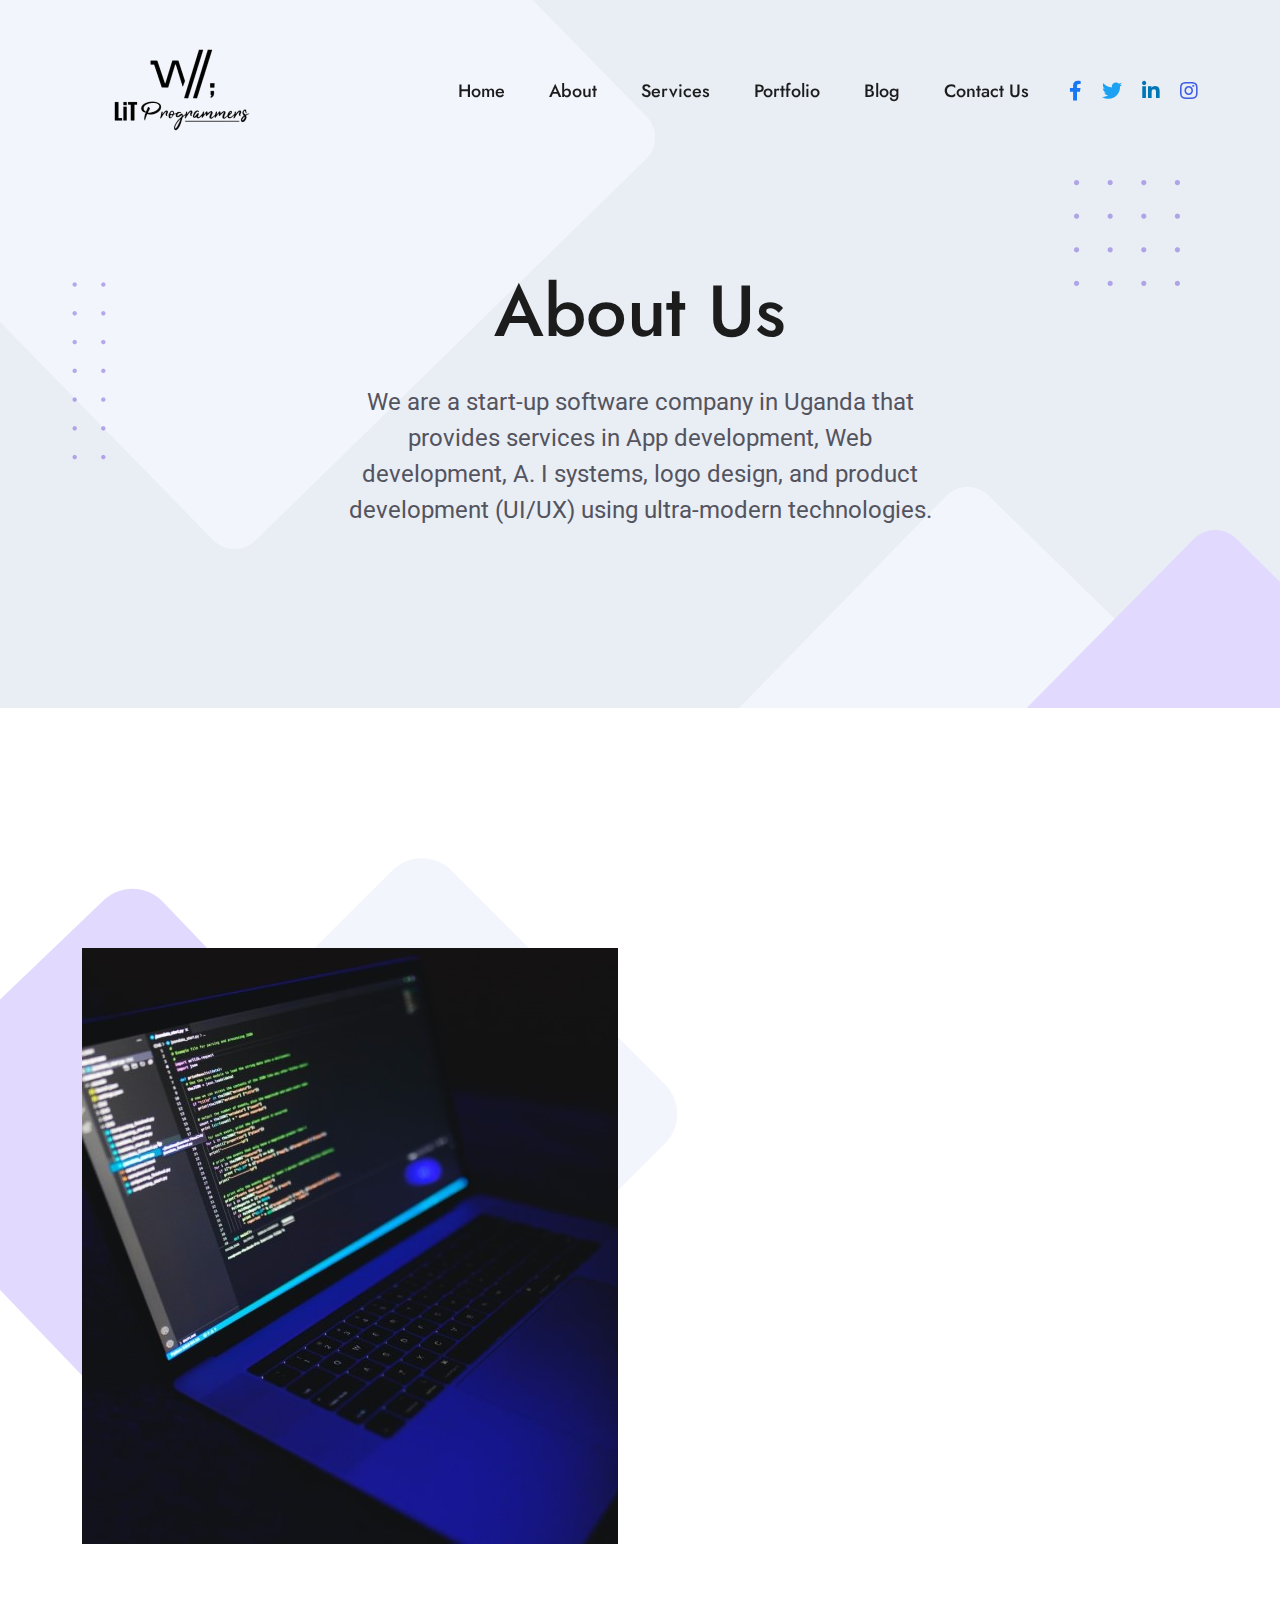
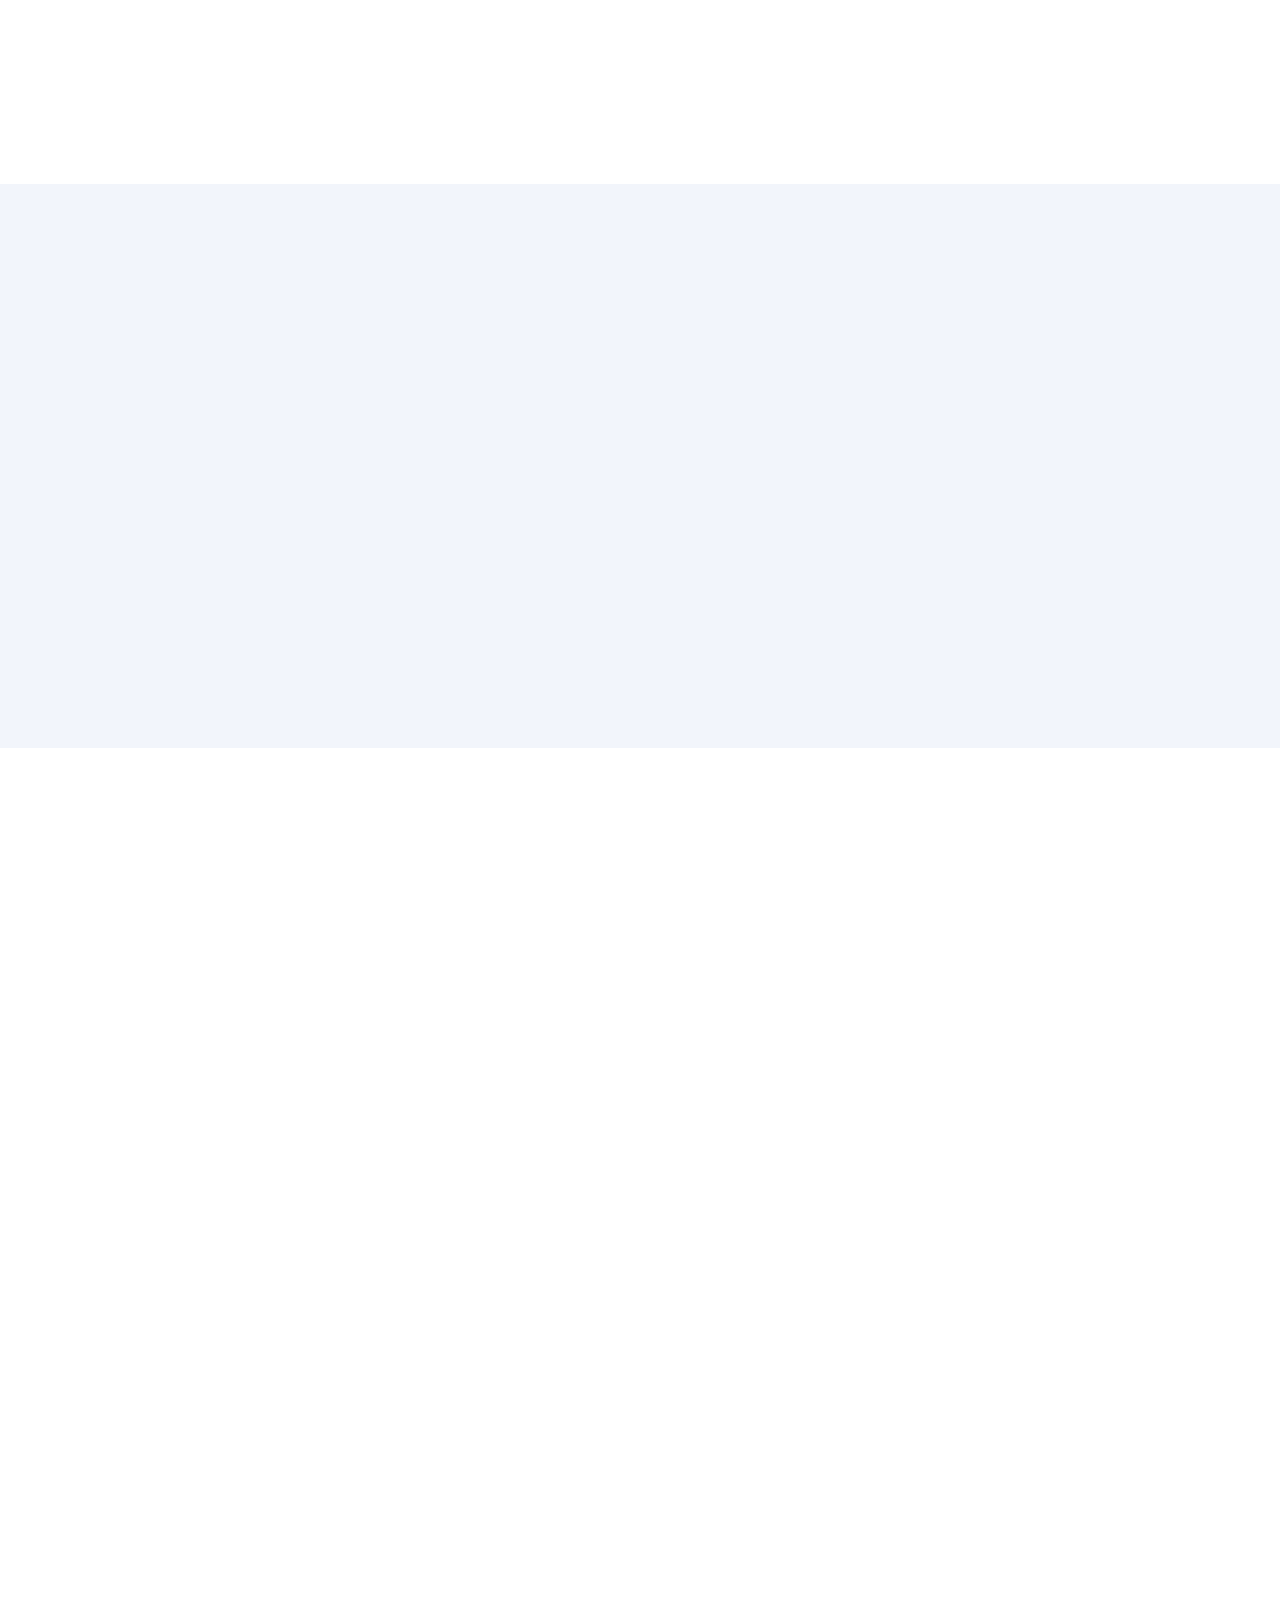
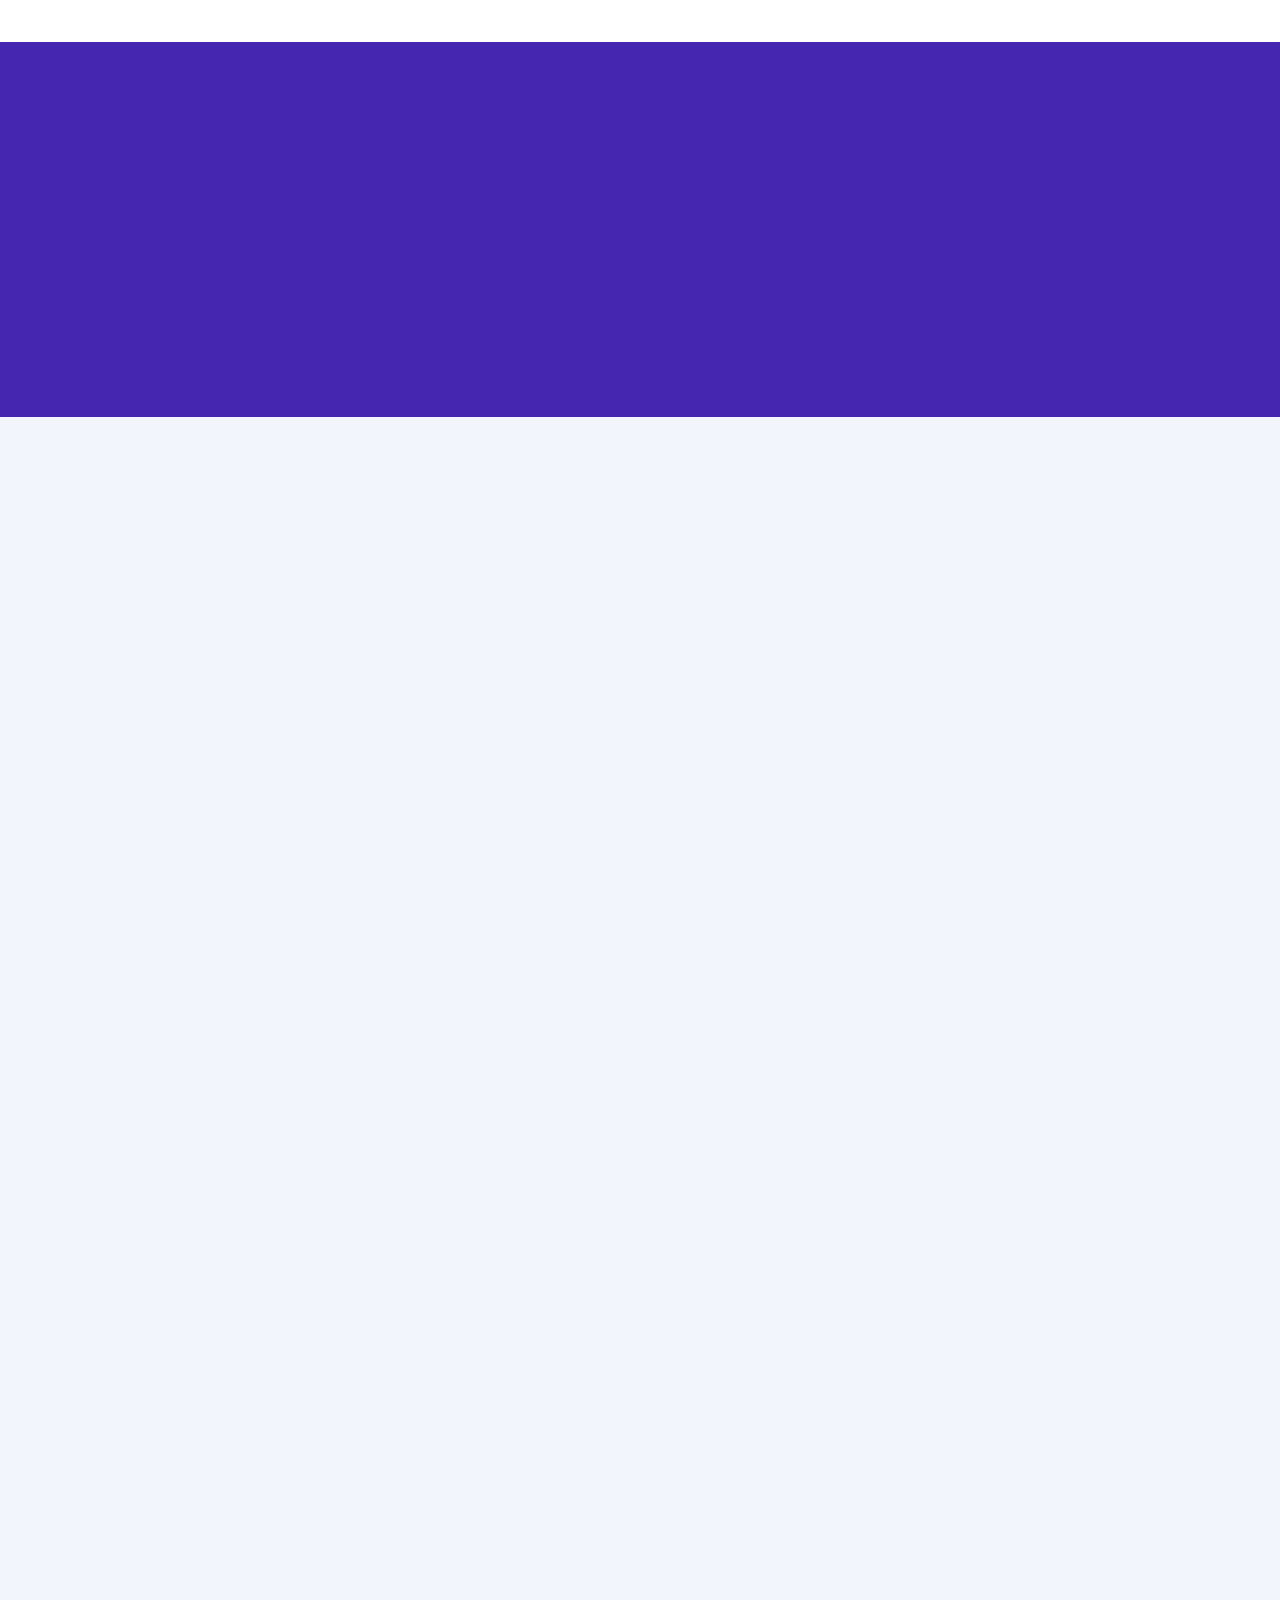
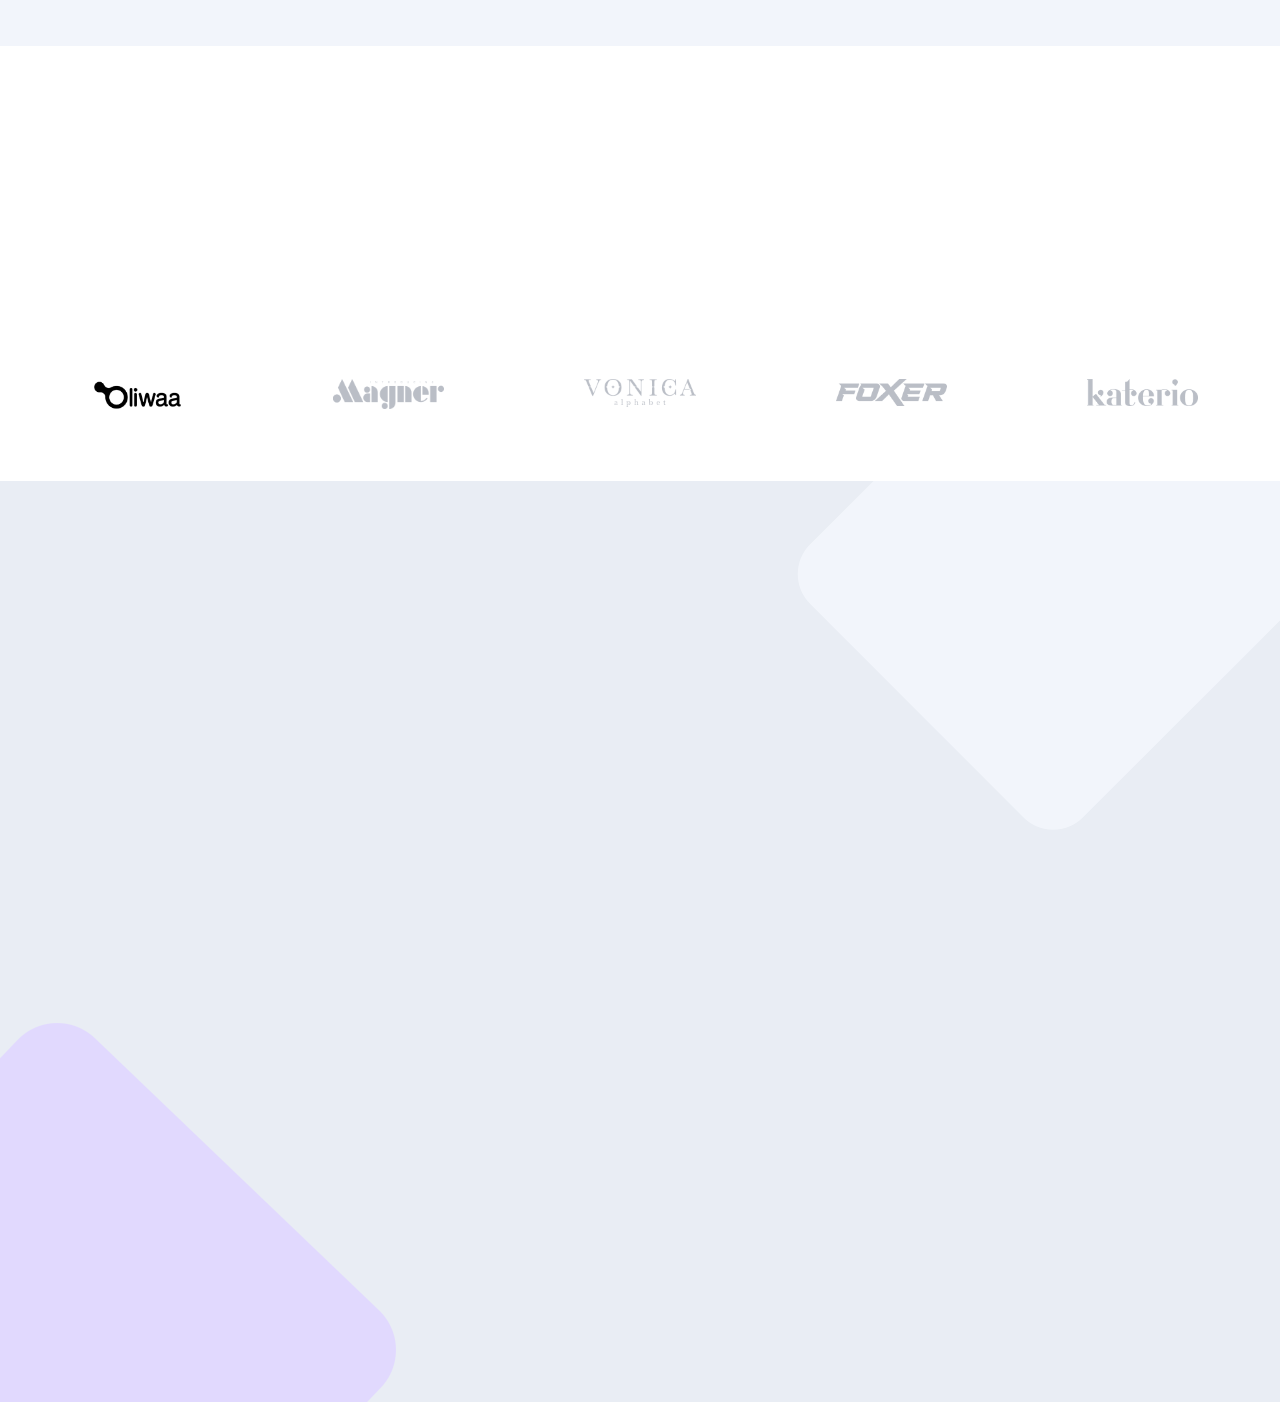
<file: about.html>
<!DOCTYPE html>
<html class="no-js" lang="en">


<head>
    <meta charset="utf-8">
    <meta http-equiv="x-ua-compatible" content="ie=edge">
    <title>LiT Programmers</title>
    <meta name="robots" content="noindex, follow" />
    <meta name="description" content="">
    <meta name="viewport" content="width=device-width, initial-scale=1, shrink-to-fit=no">
    <!-- Favicon -->
    <link rel="shortcut icon" type="image/x-icon" href="imgs/ico/lf1%2032.jpg">

    <!-- Vendor CSS (Bootstrap & Icon Font) -->
    <link rel="stylesheet" href="assets/css/vendor/bootstrap.min.css">

    <!-- Plugins CSS (All Plugins Files) -->
    <link rel="stylesheet" href="assets/css/plugins/font-awesome.min.css">
    <link rel="stylesheet" href="assets/css/plugins/swiper-bundle.min.css">
    <link rel="stylesheet" href="assets/css/plugins/animate.min.css">
    <link rel="stylesheet" href="assets/css/plugins/odometer-theme-default.min.css">
    <link rel="stylesheet" href="assets/css/plugins/fancybox.min.css">
    <link rel="stylesheet" href="assets/css/plugins/magnific-pupup.css">

    <!-- Style CSS -->
    <link rel="stylesheet" href="assets/css/style.css">
</head>

<body>

    <header class="header-wrapper sticky-header">
        <div class="">
            <div class="container">
                <div class="row">
                    <div class="col-12">
                        <div class="flex-center justify-content-between">
                            <!-- Header Logo Start -->
                            <div class="logo">
                                <a href="index.html">
                                    <img src="imgs/ico/lg200.png"  alt="">
                                </a>
                            </div>
                            <!-- Header Logo End -->

                            <div class="flex-center header-right">
                                <!-- Header Menu Start -->
                                <div class="d-none d-lg-flex header-right_menu">
                                    <nav class="main-menu">
                                        <ul>
                                            
                                            <li><a href="index.html">Home </a></li>
                                            <li><a href="about.html">About</a></li>
											 <li><a href="service.html">Services </a></li>
											 <li><a href="portfolio.html">Portfolio</a></li>
                                             <li><a href="blog.html">Blog</a></li>
                                            <li><a href="contact.html">Contact Us</a></li>
                                        </ul>
                                    </nav>
                                </div>
                                <!-- Header Menu End -->

                                <!-- Header Actions Start -->
                                <div class="header-right_actions flex-center">
                                    <div class="header-social">
                                        <ul class="social-icon flex-center">
                                            <li>
                                                <a href="https://www.facebook.com/" class="facebook"><i class="fab fa-facebook-f"></i></a>
                                            </li>
                                            <li>
                                                <a href="https://twitter.com/" class="twitter"><i class="fab fa-twitter"></i></a>
                                            </li>
                                            <li>
                                                <a href="https://www.linkedin.com/" class="linkedin"><i class="fab fa-linkedin-in"></i></a>
                                            </li>
                                            <li>
                                                <a href="https://www.instagram.com/" class="instagram"><i class="fab fa-instagram"></i></a>
                                            </li>
                                        </ul>
                                    </div>

                                    <div class="hamburger d-block d-lg-none">
                                        <!-- Mobile Menu Hambarger Action Button Start -->
                                        <a class="header-action-btn header-action-btn-menu hamburger_button d-flex" href="#/" data-bs-toggle="offcanvas" data-bs-target="#offcanvas-header">
                                            <span></span>
                                            <span></span>
                                            <span></span>
                                        </a>
                                        <!-- Mobile Menu Hambarger Action Button End -->
                                    </div>

                                </div>
                                <!-- Header Social Actions End -->
                            </div>
                        </div>
                    </div>
                </div>
            </div>
        </div>
    </header>
    <div class="offcanvas offcanvas-end" id="offcanvas-header">

        <div class="offcanvas-header">
            <!-- Header Logo Start -->
            <div class="logo">
                <a href="index.html">
                    <img src="assets/images/logo.png" alt="">
                </a>
            </div>
            <!-- Header Logo End -->
            <button type="button" class="btn-close text-reset mobilemenu-close" data-bs-dismiss="offcanvas" aria-label="Close"><i class="fas fa-times"></i></button>
        </div>
        <div class="offcanvas-body">
            <!-- mobile menu navigation start -->
            <nav>
                <ul class="mobile-menu">
                     <li><a href="index.html">Home </a></li>
                                            <li><a href="about.html">About</a></li>
											 <li><a href="service.html">Services </a></li>
											 <li><a href="portfolio.html">Portfolio</a></li>
                                             <li><a href="blog.html">Blog</a></li>
                                            <li><a href="contact.html">Contact Us</a></li>
                </ul>
            </nav>
            <!-- mobile menu navigation end -->
        </div>

    </div>


    <!-- Breadcrumb Section Start -->
    <div class="section breadcrumb-section">
        <span class="shape shape-one layer" data-speed="1">
            <img src="assets/images/slider/shape-2.png" alt="Shape">
        </span>
        <span class="shape shape-two layer" data-speed="2">
            <img src="assets/images/slider/shape-5.png" alt="Shape">
        </span>
        <span class="shape shape-three wow pulse" data-wow-duration="1s" data-wow-delay=".1s">
            <img src="assets/images/slider/shape-7.png" alt="Shape">
        </span>
        <span class="shape shape-four wow fadeInUp" data-wow-duration="1s" data-wow-delay=".1s">
            <img src="assets/images/slider/shape-9.png" alt="Shape">
        </span>
        <span class="shape shape-five wow fadeInUp" data-wow-duration="1.5s" data-wow-delay=".1s">
            <img src="assets/images/slider/shape-10.png" alt="Shape">
        </span>
        <div class="container">
            <div class="row">
                <div class="col-12 align-items-center text-center">
                    <!-- Breadcrumb Wrapper Start -->
                    <div class="breadcrumb-wrapper">
                        <h1 class="title">About Us</h1>
                        <p class="text mb-0">We are a start-up software company in Uganda that provides services in App development, Web development, A. I systems, logo design, and product development (UI/UX) using ultra-modern technologies. </p>
                    </div>
                    <!-- Breadcrumb Wrapper End -->
                </div>
            </div>
        </div>
    </div>
    <!-- Breadcrumb Section End -->

    <!-- About Section End -->
    <div class="about section-padding">
        <div class="container">
            <div class="row align-items-center">
                <div class="col-lg-6">
                    <div class="main-image">
                        <img class="about-img js-tilt" src="imgs/e12.jpg" alt="about">
                        <div class="shape-one wow fadeIn" data-wow-duration="1s" data-wow-delay=".1s">
                            <img src="assets/images/about/shape-one.png" alt="Shape">
                        </div>
                        <div class="shape-two wow fadeIn" data-wow-duration="1s" data-wow-delay=".1s">
                            <img src="assets/images/about/shape-two.png" alt="Shape">
                        </div>
                        <div class="about-icon icon-one wow flipInY" data-wow-duration="2s" data-wow-delay=".6s">
                            <img src="assets/images/icons/icon-1.png" alt="Icon">
                        </div>
                        <div class="about-icon icon-two wow flipInY" data-wow-duration="2s" data-wow-delay=".6s">
                            <img src="assets/images/icons/icon-2.png" alt="Icon">
                        </div>
                        <div class="circle-thumb wow pulse" data-wow-duration="1.5s" data-wow-delay=".1s">
                            <span class="number">10</span>
                            <span class="text">Years in the <br> Success</span>
                        </div>
                    </div>
                </div>
                <div class="col-lg-6">
                    <div class="about-content">
                        <div class="section-head wow fadeIn" data-wow-duration="1.5s" data-wow-delay=".1s">
                            <span class="subtitle">We Are Egens</span>
                            <h2 class="title">We Work to Ensure Your Success</h2>
                            <p class="text">Sed do eiusmod tempor incididunt ut labore et dolore magna aliqua.</p>
                            <p class="text-two">Ut enim ad minim veniam, quis nostrud exercitation ullamco labor is tetur adipisicing elit, sed do eiusmod tempor incididunt ut labore et dolore magna aliqua. </p>
                            <a href="about.html" class="btn btn-style-one"> <span>Read More</span> </a>
                        </div>
                    </div>
                </div>
            </div>
        </div>
    </div>
    <!-- About Section Start -->

    <!-- Progress Section Start -->
    <div class="progress-section section-padding">
        <div class="container">
            <div class="row align-items-center mb-n30">
                <div class="col-lg-6 mb-30 wow fadeIn" data-wow-duration="1s" data-wow-delay=".1s">
                    <!-- Section Title Start -->
                    <div class="section-title-center section-head text-start mb-0">
                        <span class="subtitle">We Are Agens</span>
                        <h2 class="title">We Work to Help You Grow</h2>
                        
                    </div>
                    <!-- Section Title End  -->
                </div>
                <div class="col-lg-6 mb-30 wow fadeIn" data-wow-duration="1.5s" data-wow-delay=".1s">

                    <!-- Progress Area Start -->
                    <div class="progress-area">
                        <h5 class="progress-title">App Development</h5>
                        <div class="progress">
                            <div class="progress-bar single-progress wow fadeInLeft" data-wow-duration="0.7s" data-wow-delay=".1s" role="progressbar" style="width: 78%;" aria-valuenow="78" aria-valuemin="0" aria-valuemax="100">
                            </div>
                            <span class="progress-number">78%</span>
                        </div>
                        <h5 class="progress-title">Software Development</h5>
                        <div class="progress">
                            <div class="progress-bar single-progress wow fadeInLeft" data-wow-duration="0.7s" data-wow-delay=".2s" role="progressbar" style="width: 88%;" aria-valuenow="88" aria-valuemin="0" aria-valuemax="100"></div>
                            <span class="progress-number">88%</span>
                        </div>
                        <h5 class="progress-title">Cloud Computing</h5>
                        <div class="progress">
                            <div class="progress-bar single-progress wow fadeInLeft" data-wow-duration="0.7s" data-wow-delay=".3s" role="progressbar" style="width: 65%;" aria-valuenow="65" aria-valuemin="0" aria-valuemax="100"></div>
                            <span class="progress-number">65%</span>
                        </div>
                    </div>
                    <!-- Progress Area End -->

                </div>
            </div>
        </div>
    </div>
    <!-- Progress Section End -->

    <!-- Video About Section Start -->
    <div class="section-padding">
        <div class="container">
            <div class="row align-items-center mb-n30">
                <div class="col-xl-5 col-lg-5 mb-30 wow fadeIn" data-wow-duration="1s" data-wow-delay=".1s">
                    <div class="divider-thumb" data-bg-image="">
                        <div class="video-content-wrap">
                            <img class="icon-img" src="assets/images/about/about-video.png" alt="Image">
                            <a class="ht-popup-video video-popup" href="https://player.vimeo.com/video/172601404?autoplay=1"><i class="fas fa-play"></i></a>
                        </div>
                    </div>
                </div>
                <div class="col-xl-5 col-lg-6 offset-xl-2 offset-lg-1 mb-30 wow fadeIn" data-wow-duration="1s" data-wow-delay=".1s">
                    <!-- Section Title Start -->
                    <div class="section-title-center section-head text-start mb-0">
                        <span class="subtitle">We Are Agens</span>
                        <h2 class="title">We Work to Help You Grow</h2>
                       
                    </div>
                    <!-- Section Title End  -->
                    <div class="accordion about-accordion" id="faqone">
                        <div class="accordion-item faq-accordion-item">
                            <h2 class="accordion-header faq-accordion-header" id="headingOne">
                                <button class="accordion-button faq-accordion-button" type="button" data-bs-toggle="collapse" data-bs-target="#collapseOne" aria-expanded="true" aria-controls="collapseOne">Our Mission </button>
                            </h2>
                            <div id="collapseOne" class="accordion-collapse collapse show faq-accordion-collapse" aria-labelledby="headingOne" data-bs-parent="#faqone">
                                <div class="accordion-body">
                                   To be the ICT Company of choice in Uganda by providing quality service and timely solutions through professional delivery of services such as website development, virtual tours, creative graphic services, search engine optimization, software development, and ICT consultancy, among others.
                                </div>
                            </div>
                        </div>
                        <div class="accordion-item faq-accordion-item">
                            <h2 class="accordion-header faq-accordion-header" id="headingTwo">
                                <button class="accordion-button collapsed faq-accordion-button" type="button" data-bs-toggle="collapse" data-bs-target="#collapseTwo" aria-expanded="false" aria-controls="collapseTwo">
                                    Vision
                                </button>
                            </h2>
                            <div id="collapseTwo" class="accordion-collapse collapse faq-accordion-collapse" aria-labelledby="headingTwo" data-bs-parent="#faqone">
                                <div class="accordion-body">
                                   To be the company of choice in the provision of quality information communication technology services and timely solutions.
                                </div>
                            </div>
                        </div>
                        <div class="accordion-item faq-accordion-item">
                            <h2 class="accordion-header faq-accordion-header" id="headingThree">
                                <button class="accordion-button collapsed faq-accordion-button" type="button" data-bs-toggle="collapse" data-bs-target="#collapseThree" aria-expanded="false" aria-controls="collapseThree">
                                    Strategy to Achive Goal
                                </button>
                            </h2>
                            <div id="collapseThree" class="accordion-collapse collapse faq-accordion-collapse" aria-labelledby="headingThree" data-bs-parent="#faqone">
                                <div class="accordion-body">
                                   At Lit Programmers, we do not just design to complete your software project. As outstanding software developers in Uganda, we plan and execute your project with great precision. We use all tools possible .
                                </div>
                            </div>
                        </div>
                    </div>
                </div>
            </div>
        </div>
    </div>
    <!-- Video About Section End -->

    <!-- Funfact Section Start -->
    <div class="funfact">
        <div class="container">
            <div class="row">
                <div class="col-12">
                    <div class="funfact-bg funfact-bg-two">
                        <div class="row row-cols-lg-3 row-cols-md-2 row-cols-sm-2 row-cols-1 mb-n5">
                            <div class="col mb-5 wow fadeInUp" data-wow-duration=".7s" data-wow-delay=".1s">
                                <div class="single-funfact text-start">
                                    <div class="funfact-inner">
                                        <span class="odometer" data-count-to="120"></span>
                                        <span class="increment">+</span>
                                    </div>
                                    <div class="funfact-content">
                                        <p class="text">Total <br>Countries</p>
                                    </div>
                                </div>
                            </div>
                            <div class="col mb-5 wow fadeInUp" data-wow-duration=".7s" data-wow-delay=".3s">
                                <div class="single-funfact text-start">
                                    <div class="funfact-inner">
                                        <span class="odometer" data-count-to="200"></span>
                                        <span class="increment">+</span>
                                    </div>
                                    <div class="funfact-content">
                                        <p class="text">Worldwide <br>Companies</p>
                                    </div>
                                </div>
                            </div>
                            <div class="col mb-5 wow fadeInUp" data-wow-duration=".7s" data-wow-delay=".5s">
                                <div class="single-funfact text-start">
                                    <div class="funfact-inner">
                                        <span class="odometer" data-count-to="50"></span>
                                        <span class="text">K</span>
                                        <span class="increment">+</span>
                                    </div>
                                    <div class="funfact-content">
                                        <p class="text">Yearly <br> Revinew</p>
                                    </div>
                                </div>
                            </div>
                        </div>
                    </div>
                </div>
            </div>
        </div>
    </div>
    <!-- Funfact Section End -->

    <!-- Team Section Start -->
    <div class="team-section section-padding team-about-section">
        <div class="container">
            <div class="row">
                <div class="col-12 wow fadeIn" data-wow-duration="1s" data-wow-delay=".1s">
                    <!-- Section Title Start -->
                    <div class="section-title-center section-head text-center">
                        <span class="subtitle">Team Members</span>
                        <h2 class="title">Our Team Members</h2>
                        <p class="text mx-auto mb-0">Sed do eiusmod tempor incididunt ut labore et dolore magna aliqua. when the musics over turn off the light</p>
                    </div>
                    <!-- Section Title End  -->
                </div>
            </div>
            <div class="row mb-n30">
                <div class="col-lg-3 col-md-6 col-sm-6 col-12 mb-30 team-wrapper wow fadeInUp" data-wow-duration=".6s" data-wow-delay=".1s">
                    <!-- Single Team Wrapper Start -->
                    <div class="single-team">
                        <div class="team-thumb">
                            <a class="image" href="member-details.html"><img src="assets/images/team/team-1.png" alt="Team"></a>
                        </div>
                        <ul class="sidebar-social">
                            <li>
                                <a href="https://www.facebook.com/" class="facebook"><i class="fab fa-facebook-f"></i></a>
                            </li>
                            <li>
                                <a href="https://twitter.com/" class="twitter"><i class="fab fa-twitter"></i></a>
                            </li>
                            <li>
                                <a href="https://www.linkedin.com/" class="linkedin"><i class="fab fa-linkedin-in"></i></a>
                            </li>
                            <li>
                                <a href="https://www.instagram.com/" class="instagram"><i class="fab fa-instagram"></i></a>
                            </li>
                        </ul>
                        <div class="team-content">
                            <h4 class="title">
                                <a href="member-details.html">Jewel Hafiz</a>
                            </h4>
                            <span class="subtitle">Founder & CEO</span>
                        </div>
                    </div>
                    <!-- Single Team Wrapper End -->
                </div>
                <div class="col-lg-3 col-md-6 col-sm-6 col-12 mb-30 team-wrapper wow fadeInUp" data-wow-duration="0.8s" data-wow-delay=".1s">
                    <!-- Single Team Wrapper Start -->
                    <div class="single-team">
                        <div class="team-thumb">
                            <a class="image" href="member-details.html"><img src="assets/images/team/team-2.png" alt="Team"></a>
                        </div>
                        <ul class="sidebar-social">
                            <li>
                                <a href="https://www.facebook.com/" class="facebook"><i class="fab fa-facebook-f"></i></a>
                            </li>
                            <li>
                                <a href="https://twitter.com/" class="twitter"><i class="fab fa-twitter"></i></a>
                            </li>
                            <li>
                                <a href="https://www.linkedin.com/" class="linkedin"><i class="fab fa-linkedin-in"></i></a>
                            </li>
                            <li>
                                <a href="https://www.instagram.com/" class="instagram"><i class="fab fa-instagram"></i></a>
                            </li>
                        </ul>
                        <div class="team-content">
                            <h4 class="title">
                                <a href="member-details.html">Jenny Alex</a>
                            </h4>
                            <span class="subtitle">Founder & CEO</span>
                        </div>
                    </div>
                    <!-- Single Team Wrapper End -->
                </div>
                <div class="col-lg-3 col-md-6 col-sm-6 col-12 mb-30 team-wrapper wow fadeInUp" data-wow-duration="1s" data-wow-delay=".1s">
                    <!-- Single Team Wrapper Start -->
                    <div class="single-team">
                        <div class="team-thumb">
                            <a class="image" href="member-details.html"><img src="assets/images/team/team-3.png" alt="Team"></a>
                        </div>
                        <ul class="sidebar-social">
                            <li>
                                <a href="https://www.facebook.com/" class="facebook"><i class="fab fa-facebook-f"></i></a>
                            </li>
                            <li>
                                <a href="https://twitter.com/" class="twitter"><i class="fab fa-twitter"></i></a>
                            </li>
                            <li>
                                <a href="https://www.linkedin.com/" class="linkedin"><i class="fab fa-linkedin-in"></i></a>
                            </li>
                            <li>
                                <a href="https://www.instagram.com/" class="instagram"><i class="fab fa-instagram"></i></a>
                            </li>
                        </ul>
                        <div class="team-content">
                            <h4 class="title">
                                <a href="member-details.html">John Pretty</a>
                            </h4>
                            <span class="subtitle">Founder & CEO</span>
                        </div>
                    </div>
                    <!-- Single Team Wrapper End -->
                </div>
                <div class="col-lg-3 col-md-6 col-sm-6 col-12 mb-30 team-wrapper wow fadeInUp" data-wow-duration="1.2s" data-wow-delay=".1s">
                    <!-- Single Team Wrapper Start -->
                    <div class="single-team">
                        <div class="team-thumb">
                            <a class="image" href="member-details.html"><img src="assets/images/team/team-4.png" alt="Team"></a>
                        </div>
                        <ul class="sidebar-social">
                            <li>
                                <a href="https://www.facebook.com/" class="facebook"><i class="fab fa-facebook-f"></i></a>
                            </li>
                            <li>
                                <a href="https://twitter.com/" class="twitter"><i class="fab fa-twitter"></i></a>
                            </li>
                            <li>
                                <a href="https://www.linkedin.com/" class="linkedin"><i class="fab fa-linkedin-in"></i></a>
                            </li>
                            <li>
                                <a href="https://www.instagram.com/" class="instagram"><i class="fab fa-instagram"></i></a>
                            </li>
                        </ul>
                        <div class="team-content">
                            <h4 class="title">
                                <a href="member-details.html">Catherin Betty</a>
                            </h4>
                            <span class="subtitle">Founder & CEO</span>
                        </div>
                    </div>
                    <!-- Single Team Wrapper End -->
                </div>
            </div>
        </div>
    </div>
    <!-- Team Section End -->

    <!-- Work Banner Start -->
    <div class="section-margin-bottom wow fadeIn" data-wow-duration="1s" data-wow-delay=".1s">
        <div class="container">
            <div class="row">
                <div class="col">
                    <div class="work-banner">
                        <!-- Section Title Start -->
                        <div class="section-title-center section-head text-start mb-0">
                            <span class="subtitle">We Are Here For You</span>
                            <h2 class="title">Let’s Get Back to Work</h2>
                            <p class="text mb-0">Gom ad minim veniam, quis nostrud exercitation ullamco labor is tetur adip isicing elit, sed do eiusmod</p>
                        </div>
                        <!-- Section Title End  -->
                        <!-- Portfolio Button Start -->
                        <div class="work-banner-btn">
                            <a class="btn-style-three" href="service.html">Read More</a>
                        </div>
                        <!-- Portfolio Button End -->
                    </div>
                </div>
            </div>
        </div>
    </div>
    <!-- Work Banner End -->

    <!-- Brand Section Start -->
    <div class="container">
        <div class="row">
            <div class="col-12">
                <div class="brand-slider brand-style swiper">
                    <div class="swiper-wrapper">
                        <div class="swiper-slide">
                            <!-- Single Brand Start -->
                            <a class="brand-after" href="#"><img src="imgs/logos/oliwa%20cl.png" alt="Brand-Image"></a>
                            <a class="brand-before" href="#"><img src="imgs/logos/oliwablck.png" alt="Brand-Image"></a>
                            <!-- Single Brand End -->
                        </div>
                        <div class="swiper-slide">
                            <!-- Single Brand Start -->
                            <a class="brand-after" href="#"><img src="assets/images/brand/2.png" alt="Brand-Image"></a>
                            <a class="brand-before" href="#"><img src="assets/images/brand/2-1.png" alt="Brand-Image"></a>
                            <!-- Single Brand End -->
                        </div>
                        <div class="swiper-slide">
                            <!-- Single Brand Start -->
                            <a class="brand-after" href="#"><img src="assets/images/brand/3.png" alt="Brand-Image"></a>
                            <a class="brand-before" href="#"><img src="assets/images/brand/3-1.png" alt="Brand-Image"></a>
                            <!-- Single Brand End -->
                        </div>
                        <div class="swiper-slide">
                            <!-- Single Brand Start -->
                            <a class="brand-after" href="#"><img src="assets/images/brand/4.png" alt="Brand-Image"></a>
                            <a class="brand-before" href="#"><img src="assets/images/brand/4-1.png" alt="Brand-Image"></a>
                            <!-- Single Brand End -->
                        </div>
                        <div class="swiper-slide">
                            <!-- Single Brand Start -->
                            <a class="brand-after" href="#"><img src="assets/images/brand/5.png" alt="Brand-Image"></a>
                            <a class="brand-before" href="#"><img src="assets/images/brand/5-1.png" alt="Brand-Image"></a>
                            <!-- Single Brand End -->
                        </div>
                    </div>
                </div>
            </div>
        </div>
    </div>
    <!-- Brand Section End -->

    <footer class="footer-wrapper">
        <div class="shape-one">
            <img src="assets/images/footer/shape-one.png" alt="Footer-Shape">
        </div>
        <div class="shape-two">
            <img src="assets/images/footer/shape-two.png" alt="Footer-Shape">
        </div>
        <div class="container">
            <div class="row">
                <div class="col-12">
                    <!-- Footer Top Start -->
                    <div class="footer-top">
                        <!-- Section Title Start -->
                        <div class="section-title-center section-head mb-0 wow fadeIn" data-wow-duration="1.5s" data-wow-delay=".1s">
                            <span class="subtitle">Get Updates</span>
                            <h2 class="title">Signup for Newsletter</h2>
                        </div>
                        <!-- Section Title End  -->
                        <div class="subcription-form-wrapper wow fadeIn" data-wow-duration="1.5s" data-wow-delay=".1s">
                            <!-- Subscription Form Start -->
                            <form id="mc-form" class="subscribe-form" action="#">
                                <input class="email" type="email" placeholder="Your email here" name="EMAIL">
                                <button class="button">Subscribe</button>
                            </form>
                            <!-- Subscription Form End -->
                            <!-- mailchimp-alerts Start -->
                            <div class="mailchimp-alerts text-centre">
                                <div class="mailchimp-submitting"></div><!-- mailchimp-submitting end -->
                                <div class="mailchimp-success text-green-400"></div><!-- mailchimp-success end -->
                                <div class="mailchimp-error text-red-600"></div><!-- mailchimp-error end -->
                            </div>
                            <!-- mailchimp-alerts end -->
                        </div>
                    </div>
                    <!-- Footer Top End -->
                </div>
            </div>
            <div class="row mb-n30">

                <!-- Footer Widget Start -->
                <div class="col-lg-3 col-md-4 col-sm-6 col-12 mb-30 wow fadeIn" data-wow-duration="1.5s" data-wow-delay=".1s">
                    <div class="footer-widget negative-margin">
                        <div class="logo">
                            <a href="index.html">
                                <img src="assets/images/logo.png" alt="">
                            </a>
                        </div>
                        <ul class="footer-widget-list-icon">
                            <li><i class="fas fa-map-marker-alt"></i> <span> 20 Bordeshi, Amin Bazar <br> Savar, Dhaka 1348</span></li>
                            <li><i class="fas fa-envelope"></i> <span>hello@egens.com</span> </li>
                            <li><i class="fas fa-phone"></i><span>+123 456 7890</span> </li>
                        </ul>
                        <ul class="social-icon d-flex flex-start">
                            <li>
                                <a href="https://www.facebook.com/" class="facebook"><i class="fab fa-facebook-f"></i></a>
                            </li>
                            <li>
                                <a href="https://twitter.com/" class="twitter"><i class="fab fa-twitter"></i></a>
                            </li>
                            <li>
                                <a href="https://www.linkedin.com/" class="linkedin"><i class="fab fa-linkedin-in"></i></a>
                            </li>
                            <li>
                                <a href="https://www.instagram.com/" class="instagram"><i class="fab fa-instagram"></i></a>
                            </li>
                        </ul>
                    </div>
                </div>
                <!-- Footer Widget End -->

                <!-- Footer Widget Start -->
                <div class="col-lg-3 col-md-4 col-sm-6 col-12 mb-30 d-flex justify-content-lg-center justify-content-sm-end wow fadeIn" data-wow-duration="1.5s" data-wow-delay=".1s">
                    <div class="footer-widget">
                        <h5 class="footer-widget-title">Service</h5>
                        <ul class="footer-widget-list">
                            <li><a href="about.html">Web Design</a></li>
                            <li><a href="about.html">Development</a></li>
                            <li><a href="about.html">Digital Marketing</a></li>
                            <li><a href="about.html">Graphic Design</a></li>
                            <li><a href="about.html">Photogaphy</a></li>
                        </ul>
                    </div>
                </div>
                <!-- Footer Widget End -->

                <!-- Footer Widget Start -->
                <div class="col-lg-3 col-md-4 col-sm-5 col-12 mb-30 d-flex justify-content-lg-center justify-content-md-end wow fadeIn" data-wow-duration="1.5s" data-wow-delay=".1s">
                    <div class="footer-widget">
                        <h5 class="footer-widget-title">Quick Links</h5>
                        <ul class="footer-widget-list">
                            <li><a href="about.html">About us</a></li>
                            <li><a href="contact.html">History</a></li>
                            <li><a href="contact.html">Support</a></li>
                            <li><a href="contact.html">Contact</a></li>
                            <li><a href="contact.html">Refund</a></li>
                        </ul>
                    </div>
                </div>
                <!-- Footer Widget End -->

                <!-- Footer Widget Start -->
                <div class="col-lg-3 col-md-6 col-sm-7 col-12 mb-30 d-flex justify-content-sm-end wow fadeIn" data-wow-duration="1.5s" data-wow-delay=".1s">
                    <div class="footer-widget">
                        <h5 class="footer-widget-title">Follow Us On</h5>
                        <ul class="instagrm">
                            <li>
                                <a href="#">
                                    <img src="assets/images/footer/insta-one.png" alt="Insta-Image">
                                    <div class="add-action">
                                        <i class="fab fa-instagram"></i>
                                    </div>
                                </a>
                            </li>
                            <li>
                                <a href="#">
                                    <img src="assets/images/footer/insta-two.png" alt="Insta-Image">
                                    <div class="add-action">
                                        <i class="fab fa-instagram"></i>
                                    </div>
                                </a>
                            </li>
                            <li>
                                <a href="#">
                                    <img src="assets/images/footer/insta-three.png" alt="Insta-Image">
                                    <div class="add-action">
                                        <i class="fab fa-instagram"></i>
                                    </div>
                                </a>
                            </li>
                            <li>
                                <a href="#">
                                    <img src="assets/images/footer/insta-four.png" alt="Insta-Image">
                                    <div class="add-action">
                                        <i class="fab fa-instagram"></i>
                                    </div>
                                </a>
                            </li>
                            <li>
                                <a href="#">
                                    <img src="assets/images/footer/insta-five.png" alt="Insta-Image">
                                    <div class="add-action">
                                        <i class="fab fa-instagram"></i>
                                    </div>
                                </a>
                            </li>
                            <li>
                                <a href="#">
                                    <img src="assets/images/footer/insta-six.png" alt="Insta-Image">
                                    <div class="add-action">
                                        <i class="fab fa-instagram"></i>
                                    </div>
                                </a>
                            </li>
                        </ul>
                    </div>
                </div>
                <!-- Footer Widget End -->

            </div>
            <div class="row">
                <div class="col-12">
                    <div class="copyright wow fadeIn" data-wow-duration="1.5s" data-wow-delay=".1s">
                        <p class="order-md-1 order-2">Designed with love by <span>Jewel Khan</span> © 2022</p>

                        <ul class="footer-bootm-list order-md-2 order-1">
                            <li><a href="contact.html">Terms & Condition</a></li>
                            <li><a href="contact.html">Privecy Policy</a></li>
                        </ul>
                    </div>
                </div>
            </div>
        </div>
    </footer>

    <!-- Scroll Top Start -->
    <a href="#" class="scroll-top show" id="scroll-top">
        <i class="arrow-top fas fa-angle-double-up"></i>
        <i class="arrow-bottom fas fa-angle-double-up"></i>
    </a>
    <!-- Scroll Top End -->

    <!-- JS Vendor, Plugins & Activation Script Files -->

    <!-- Vendors JS -->
    <script src="assets/js/vendor/modernizr-3.11.7.min.js"></script>
    <script src="assets/js/vendor/jquery-3.6.0.min.js"></script>
    <script src="assets/js/vendor/jquery-migrate-3.3.2.min.js"></script>
    <script src="assets/js/vendor/bootstrap.min.js"></script>

    <!-- Plugins JS -->
    <script src="assets/js/plugins/magnificpopup.min.js"></script>
    <script src="assets/js/plugins/swiper-bundle.min.js"></script>
    <script src="assets/js/plugins/tilt.jquery.min.js"></script>
    <script src="assets/js/plugins/odometer.min.js"></script>
    <script src="assets/js/plugins/isotope.min.js"></script>
    <script src="assets/js/plugins/imagesloaded.min.js"></script>
    <script src="assets/js/plugins/wow.min.js"></script>
    <script src="assets/js/plugins/fancybox.min.js"></script>
    <script src="assets/js/plugins/jquery.ajaxchimp.min.js"></script>

    <!-- Activation JS -->
    <script src="assets/js/main.js"></script>
    <script src="assets/js/pages/home.js"></script>

</body>


<!-- Mirrored from ethemestudio.com/demo/egens/about.html by HTTrack Website Copier/3.x [XR&CO'2014], Wed, 14 Sep 2022 10:14:59 GMT -->
</html>
</file>
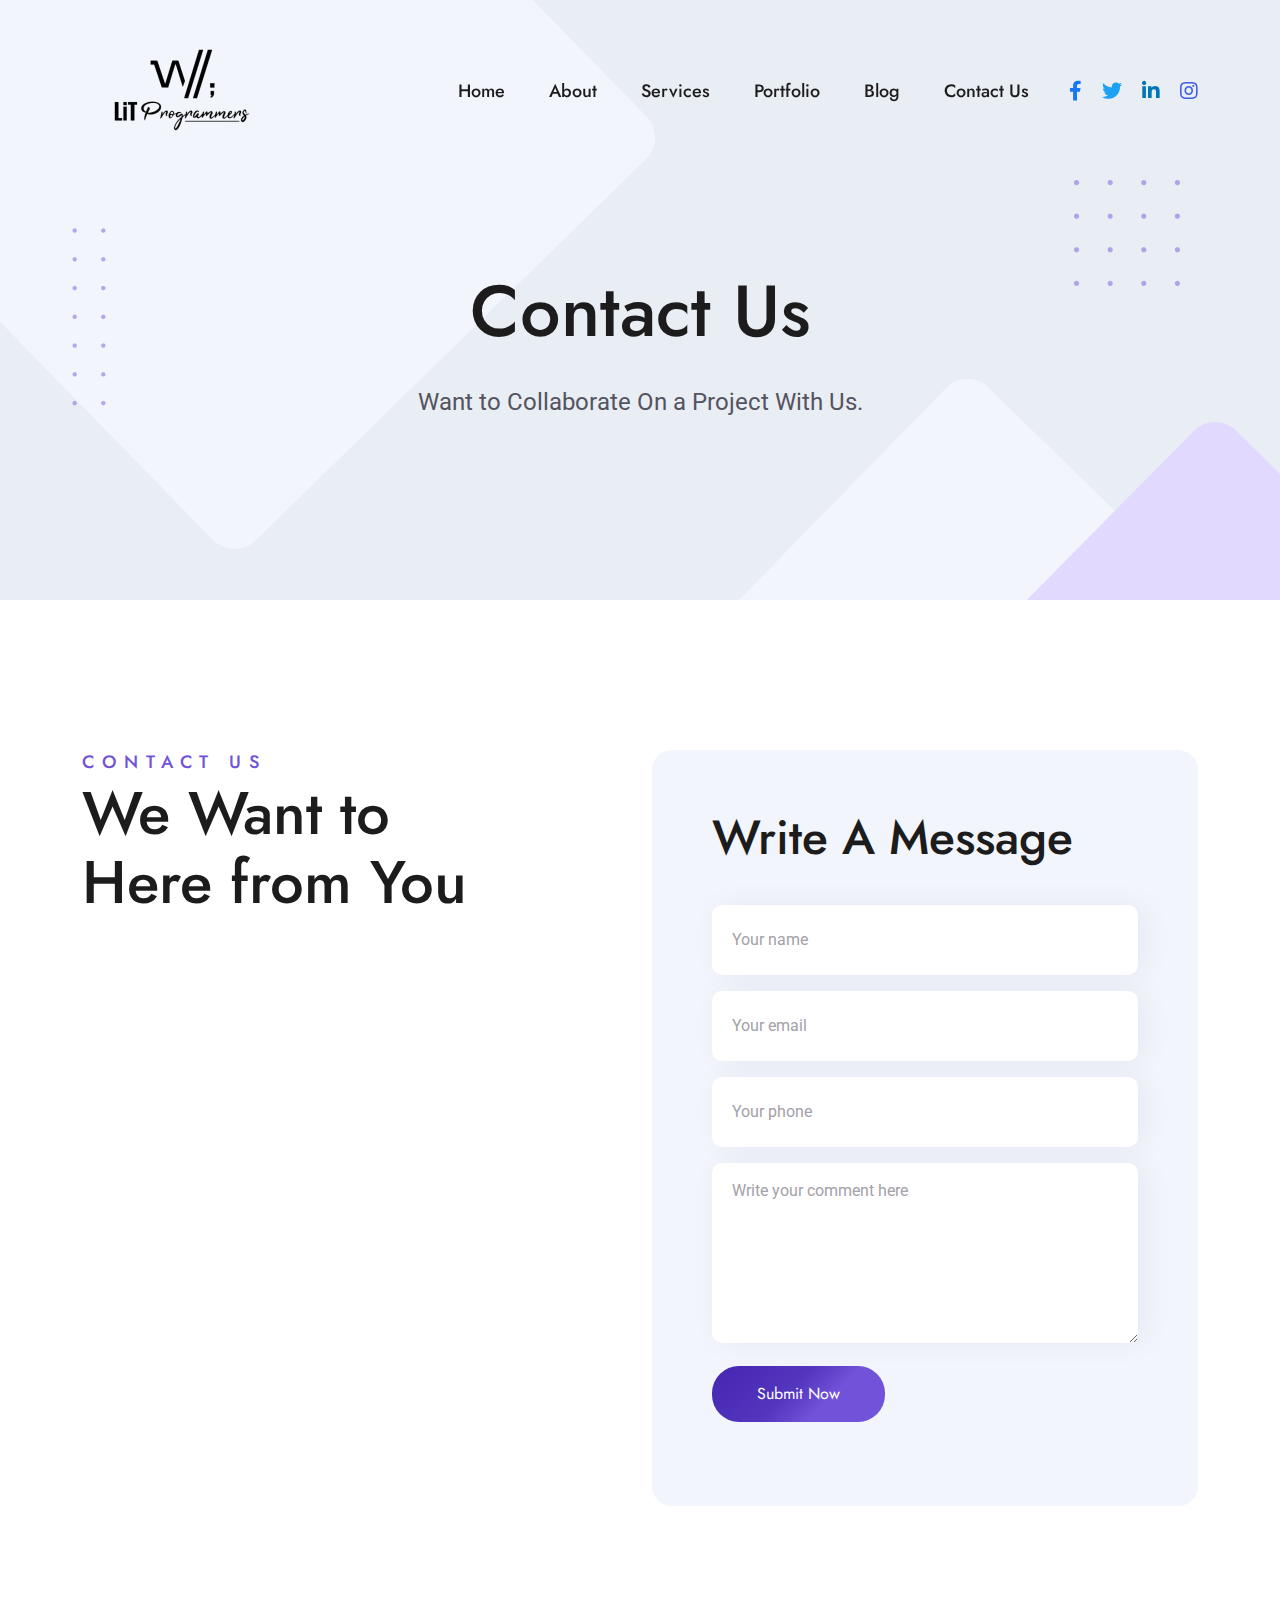
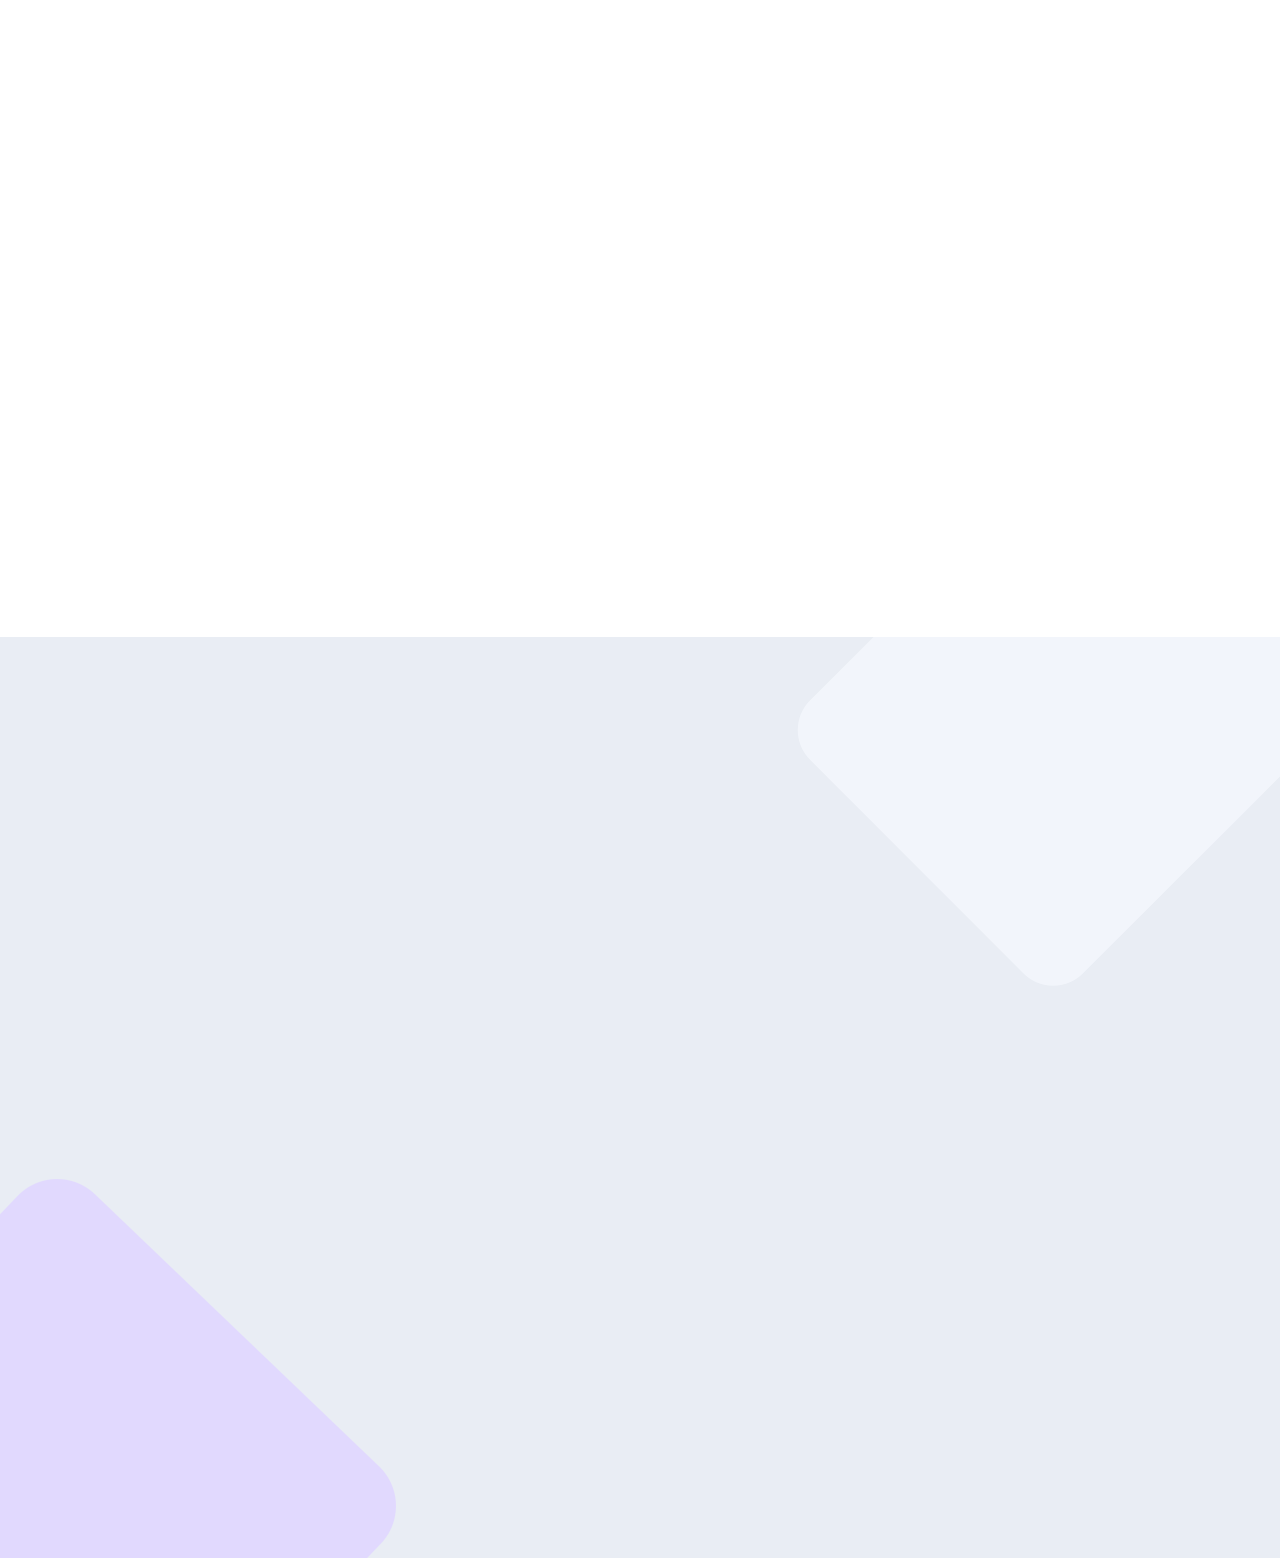
<file: contact.html>
<!DOCTYPE html>
<html class="no-js" lang="en">


<head>
    <meta charset="utf-8">
    <meta http-equiv="x-ua-compatible" content="ie=edge">
    <title>LiT Programmers</title>
    <meta name="robots" content="noindex, follow" />
    <meta name="description" content="">
    <meta name="viewport" content="width=device-width, initial-scale=1, shrink-to-fit=no">
    <!-- Favicon -->
    <link rel="shortcut icon" type="image/x-icon" href="imgs/ico/lf1%2032.jpg">

    <!-- Vendor CSS (Bootstrap & Icon Font) -->
    <link rel="stylesheet" href="assets/css/vendor/bootstrap.min.css">

    <!-- Plugins CSS (All Plugins Files) -->
    <link rel="stylesheet" href="assets/css/plugins/font-awesome.min.css">
    <link rel="stylesheet" href="assets/css/plugins/swiper-bundle.min.css">
    <link rel="stylesheet" href="assets/css/plugins/animate.min.css">
    <link rel="stylesheet" href="assets/css/plugins/odometer-theme-default.min.css">
    <link rel="stylesheet" href="assets/css/plugins/fancybox.min.css">
    <link rel="stylesheet" href="assets/css/plugins/magnific-pupup.css">

    <!-- Style CSS -->
    <link rel="stylesheet" href="assets/css/style.css">
</head>

<body>
    <header class="header-wrapper sticky-header">
        <div class="">
            <div class="container">
                <div class="row">
                    <div class="col-12">
                        <div class="flex-center justify-content-between">
                            <!-- Header Logo Start -->
                            <div class="logo">
                                <a href="index.html">
                                    <img src="imgs/ico/lg200.png"  alt="">
                                </a>
                            </div>
                            <!-- Header Logo End -->

                            <div class="flex-center header-right">
                                <!-- Header Menu Start -->
                                <div class="d-none d-lg-flex header-right_menu">
                                    <nav class="main-menu">
                                        <ul>
                                            
                                            <li><a href="index.html">Home </a></li>
                                            <li><a href="about.html">About</a></li>
											 <li><a href="service.html">Services </a></li>
											 <li><a href="portfolio.html">Portfolio</a></li>
                                             <li><a href="blog.html">Blog</a></li>
                                            <li><a href="contact.html">Contact Us</a></li>
                                        </ul>
                                    </nav>
                                </div>
                                <!-- Header Menu End -->

                                <!-- Header Actions Start -->
                                <div class="header-right_actions flex-center">
                                    <div class="header-social">
                                        <ul class="social-icon flex-center">
                                            <li>
                                                <a href="https://www.facebook.com/" class="facebook"><i class="fab fa-facebook-f"></i></a>
                                            </li>
                                            <li>
                                                <a href="https://twitter.com/" class="twitter"><i class="fab fa-twitter"></i></a>
                                            </li>
                                            <li>
                                                <a href="https://www.linkedin.com/" class="linkedin"><i class="fab fa-linkedin-in"></i></a>
                                            </li>
                                            <li>
                                                <a href="https://www.instagram.com/" class="instagram"><i class="fab fa-instagram"></i></a>
                                            </li>
                                        </ul>
                                    </div>

                                    <div class="hamburger d-block d-lg-none">
                                        <!-- Mobile Menu Hambarger Action Button Start -->
                                        <a class="header-action-btn header-action-btn-menu hamburger_button d-flex" href="#/" data-bs-toggle="offcanvas" data-bs-target="#offcanvas-header">
                                            <span></span>
                                            <span></span>
                                            <span></span>
                                        </a>
                                        <!-- Mobile Menu Hambarger Action Button End -->
                                    </div>

                                </div>
                                <!-- Header Social Actions End -->
                            </div>
                        </div>
                    </div>
                </div>
            </div>
        </div>
    </header>

    <div class="offcanvas offcanvas-end" id="offcanvas-header">

        <div class="offcanvas-header">
            <!-- Header Logo Start -->
            <div class="logo">
                <a href="index.html">
                    <img src="assets/images/logo.png" alt="">
                </a>
            </div>
            <!-- Header Logo End -->
            <button type="button" class="btn-close text-reset mobilemenu-close" data-bs-dismiss="offcanvas" aria-label="Close"><i class="fas fa-times"></i></button>
        </div>
        <div class="offcanvas-body">
            <!-- mobile menu navigation start -->
            <nav>
                <ul class="mobile-menu">
                     <li><a href="index.html">Home </a></li>
                                            <li><a href="about.html">About</a></li>
											 <li><a href="service.html">Services </a></li>
											 <li><a href="portfolio.html">Portfolio</a></li>
                                             <li><a href="blog.html">Blog</a></li>
                                            <li><a href="contact.html">Contact Us</a></li>
                </ul>
            </nav>
            <!-- mobile menu navigation end -->
        </div>

    </div>

    <!-- Breadcrumb Section Start -->
    <div class="section breadcrumb-section">
        <span class="shape shape-one layer" data-speed="1">
            <img src="assets/images/slider/shape-2.png" alt="Shape">
        </span>
        <span class="shape shape-two layer" data-speed="2">
            <img src="assets/images/slider/shape-5.png" alt="Shape">
        </span>
        <span class="shape shape-three">
            <img src="assets/images/slider/shape-7.png" alt="Shape">
        </span>
        <span class="shape shape-four">
            <img src="assets/images/slider/shape-9.png" alt="Shape">
        </span>
        <span class="shape shape-five">
            <img src="assets/images/slider/shape-10.png" alt="Shape">
        </span>
        <div class="container">
            <div class="row">
                <div class="col-12 align-items-center text-center">
                    <!-- Breadcrumb Wrapper Start -->
                    <div class="breadcrumb-wrapper">
                        <h1 class="title">Contact Us</h1>
                        <p class="text mb-0">Want to Collaborate On  a Project With Us. </p>
                    </div>
                    <!-- Breadcrumb Wrapper End -->
                </div>
            </div>
        </div>
    </div>
    <!-- Breadcrumb Section End -->

    <!-- Contact Section Start -->
    <div class="section-padding">
        <div class="container">
            <div class="row mb-n30">
                <div class="col-lg-6 mb-30">
                    <!-- Section Title Start -->
                    <div class="section-title-center section-head contact-head text-start mb-5 wow fadeIn" data-wow-duration="1.5s" data-wow-delay=".1s">
                        <span class="subtitle">Contact Us</span>
                        <h2 class="title">We Want to Here from You</h2>
                       
                    </div>
                    <!-- Section Title End  -->
                    <!-- Contact Information Start -->
                    <ul class="contact-info wow fadeIn" data-wow-duration="1.5s" data-wow-delay=".1s">
                        <li>
                            <div class="icon"><i class="fas fa-map-marker-alt"></i></div>
                            <div class="contact-info-content">
                                <h3 class="title">Address</h3>
                                <span class="text">Kampala,Uganda</span>
                            </div>
                        </li>
                        <li>
                            <div class="icon"><i class="fas fa-phone-alt"></i></div>
                            <div class="contact-info-content">
                                <h3 class="title">Phone</h3>
                                <span class="text"><a href="tel:+256 759 723980">+256 759 723980</a></span>
                            </div>
                        </li>
                        <li>
                            <div class="icon"><i class="fas fa-map-marker-alt"></i></div>
                            <div class="contact-info-content">
                                <h3 class="title">Email</h3>
                                <span class="text"><a href="mailto:info@litprogrammers.com">info@litprogrammers.com</a></span>
                            </div>
                        </li>
                    </ul>
                    <!-- Contact Information End -->
                </div>
                <div class="col-lg-6 mb-30">
                    <form id="contact-form" class="comment-form-inner contact-form wow fadeIn" data-wow-duration="1.5s" data-wow-delay=".1s" action="https://ethemestudio.com/demo/egens/assets/php/contact.php">
                        <h2 class="title">Write A Message</h2>
                        <div class="row">
                            <div class="col-12 mb-3">
                                <input placeholder="Your name" name="name">
                            </div>
                            <div class="col-12 mb-3">
                                <input type="email" placeholder="Your email" name="email">
                            </div>
                            <div class="col-12 mb-3">
                                <input placeholder="Your phone" name="phone">
                            </div>
                            <div class="col-12 mb-3">
                                <textarea name="message" placeholder="Write your comment here"></textarea>
                            </div>
                            <div class="col-12 text-left">
                                <button class="btn btn-style-one" type="submit"> <span>Submit Now</span> </button>
                            </div>
                            <div class="col-12">
                                <!--== Message Notification ==-->
                                <div class="form-message mt-4"></div>
                            </div>
                        </div>
                    </form>
                </div>
            </div>
        </div>
    </div>
    <!-- Contact Section End -->

    <!-- Contact Map Section Start -->
    <div class="section-margin-bottom">
        <div class="container">
            <div class="row">
                <div class="col-12">
                    <div class="contact-map-section wow fadeIn" data-wow-duration="1.5s" data-wow-delay=".1s">
                        <!-- Google Map Area Start -->
                        <div class="google-map-area w-100">
                            <div class="icon">
                                <img src="imgs/ico/lf1-removebg-preview.png" alt="Map-Icon">
                            </div>
                            <div class="map-inner" style="width: 100%">
                                <iframe src="https://maps.google.com/maps?width=100%25&amp;height=420&amp;hl=en&amp;q=london+(My%20Business%20Name)&amp;t=&amp;z=14&amp;ie=UTF8&amp;iwloc=B&amp;output=embed"></iframe>
                            </div>
                        </div>
                        <!-- Google Map Area Start -->
                    </div>
                </div>
            </div>
        </div>
    </div>
    <!-- Contact Map Section End -->


    <footer class="footer-wrapper">
        <div class="shape-one">
            <img src="assets/images/footer/shape-one.png" alt="Footer-Shape">
        </div>
        <div class="shape-two">
            <img src="assets/images/footer/shape-two.png" alt="Footer-Shape">
        </div>
        <div class="container">
            <div class="row">
                <div class="col-12">
                    <!-- Footer Top Start -->
                    <div class="footer-top">
                        <!-- Section Title Start -->
                        <div class="section-title-center section-head mb-0 wow fadeIn" data-wow-duration="1.5s" data-wow-delay=".1s">
                            <span class="subtitle">Get Updates</span>
                            <h2 class="title">Signup for Newsletter</h2>
                        </div>
                        <!-- Section Title End  -->
                        <div class="subcription-form-wrapper wow fadeIn" data-wow-duration="1.5s" data-wow-delay=".1s">
                            <!-- Subscription Form Start -->
                            <form id="mc-form" class="subscribe-form" action="#">
                                <input class="email" type="email" placeholder="Your email here" name="EMAIL">
                                <button class="button">Subscribe</button>
                            </form>
                            <!-- Subscription Form End -->
                            <!-- mailchimp-alerts Start -->
                            <div class="mailchimp-alerts text-centre">
                                <div class="mailchimp-submitting"></div><!-- mailchimp-submitting end -->
                                <div class="mailchimp-success text-green-400"></div><!-- mailchimp-success end -->
                                <div class="mailchimp-error text-red-600"></div><!-- mailchimp-error end -->
                            </div>
                            <!-- mailchimp-alerts end -->
                        </div>
                    </div>
                    <!-- Footer Top End -->
                </div>
            </div>
            <div class="row mb-n30">

                <!-- Footer Widget Start -->
                <div class="col-lg-3 col-md-4 col-sm-6 col-12 mb-30 wow fadeIn" data-wow-duration="1.5s" data-wow-delay=".1s">
                    <div class="footer-widget negative-margin">
                        <div class="logo">
                            <a href="index.html">
                                <img src="imgs/ico/logo-removebg-preview%20-%20Copy.png" alt="">
                            </a>
                        </div>
                        <ul class="footer-widget-list-icon">
                            <li><i class="fas fa-map-marker-alt"></i> <span> Kampala Uganda</span></li>
                            <li><i class="fas fa-envelope"></i> <span>info@litprogrammers.com</span> </li>
                            <li><i class="fas fa-phone"></i><span>+256 759 723980</span> </li>
                        </ul>
                        <ul class="social-icon d-flex flex-start">
                            <li>
                                <a href="https://www.facebook.com/" class="facebook"><i class="fab fa-facebook-f"></i></a>
                            </li>
                            <li>
                                <a href="https://twitter.com/" class="twitter"><i class="fab fa-twitter"></i></a>
                            </li>
                            <li>
                                <a href="https://www.linkedin.com/" class="linkedin"><i class="fab fa-linkedin-in"></i></a>
                            </li>
                            <li>
                                <a href="https://www.instagram.com/" class="instagram"><i class="fab fa-instagram"></i></a>
                            </li>
                        </ul>
                    </div>
                </div>
                <!-- Footer Widget End -->

                <!-- Footer Widget Start -->
                <div class="col-lg-3 col-md-4 col-sm-6 col-12 mb-30 d-flex justify-content-lg-center justify-content-sm-end wow fadeIn" data-wow-duration="1.5s" data-wow-delay=".1s">
                    <div class="footer-widget">
                        <h5 class="footer-widget-title">Service</h5>
                        <ul class="footer-widget-list">
                            <li><a href="about.html">Web Development</a></li>
                            <li><a href="about.html">Mobile App Developmet</a></li>
                            <li><a href="about.html">Cloud Computing</a></li>
                            <li><a href="about.html">Wire Framing</a></li>
                            <li><a href="about.html">Graphic Design</a></li>
                        </ul>
                    </div>
                </div>
                <!-- Footer Widget End -->

                <!-- Footer Widget Start -->
                <div class="col-lg-3 col-md-4 col-sm-5 col-12 mb-30 d-flex justify-content-lg-center justify-content-md-end wow fadeIn" data-wow-duration="1.5s" data-wow-delay=".1s">
                    <div class="footer-widget">
                        <h5 class="footer-widget-title">Quick Links</h5>
                        <ul class="footer-widget-list">
                            <li><a href="about.html">About us</a></li>
                            <li><a href="contact.html">History</a></li>
                            <li><a href="contact.html">Support</a></li>
                            <li><a href="contact.html">Contact</a></li>
                            <li><a href="contact.html">Refund</a></li>
                        </ul>
                    </div>
                </div>
                <!-- Footer Widget End -->

                <!-- Footer Widget Start -->
                <div class="col-lg-3 col-md-6 col-sm-7 col-12 mb-30 d-flex justify-content-sm-end wow fadeIn" data-wow-duration="1.5s" data-wow-delay=".1s">
                    <div class="footer-widget">
                        <h5 class="footer-widget-title">Follow Us On</h5>
                        <ul class="instagrm">
                            <li>
                                <a href="#">
                                    <img src="assets/images/footer/insta-one.png" alt="Insta-Image">
                                    <div class="add-action">
                                        <i class="fab fa-instagram"></i>
                                    </div>
                                </a>
                            </li>
                            <li>
                                <a href="#">
                                    <img src="assets/images/footer/insta-two.png" alt="Insta-Image">
                                    <div class="add-action">
                                        <i class="fab fa-instagram"></i>
                                    </div>
                                </a>
                            </li>
                            <li>
                                <a href="#">
                                    <img src="assets/images/footer/insta-three.png" alt="Insta-Image">
                                    <div class="add-action">
                                        <i class="fab fa-instagram"></i>
                                    </div>
                                </a>
                            </li>
                            <li>
                                <a href="#">
                                    <img src="assets/images/footer/insta-four.png" alt="Insta-Image">
                                    <div class="add-action">
                                        <i class="fab fa-instagram"></i>
                                    </div>
                                </a>
                            </li>
                            <li>
                                <a href="#">
                                    <img src="assets/images/footer/insta-five.png" alt="Insta-Image">
                                    <div class="add-action">
                                        <i class="fab fa-instagram"></i>
                                    </div>
                                </a>
                            </li>
                            <li>
                                <a href="#">
                                    <img src="assets/images/footer/insta-six.png" alt="Insta-Image">
                                    <div class="add-action">
                                        <i class="fab fa-instagram"></i>
                                    </div>
                                </a>
                            </li>
                        </ul>
                    </div>
                </div>
                <!-- Footer Widget End -->

            </div>
            <div class="row">
                <div class="col-12">
                    <div class="copyright wow fadeIn" data-wow-duration="1.5s" data-wow-delay=".1s">
                        <p class="order-md-1 order-2">Designed with love by <span>Jewel Khan</span> © 2022</p>

                        <ul class="footer-bootm-list order-md-2 order-1">
                            <li><a href="contact.html">Terms & Condition</a></li>
                            <li><a href="contact.html">Privecy Policy</a></li>
                        </ul>
                    </div>
                </div>
            </div>
        </div>
    </footer>

    <!-- JS Vendor, Plugins & Activation Script Files -->

    <!-- Vendors JS -->
    <script src="assets/js/vendor/modernizr-3.11.7.min.js"></script>
    <script src="assets/js/vendor/jquery-3.6.0.min.js"></script>
    <script src="assets/js/vendor/jquery-migrate-3.3.2.min.js"></script>
    <script src="assets/js/vendor/bootstrap.min.js"></script>

    <!-- Plugins JS -->
    <script src="assets/js/plugins/magnificpopup.min.js"></script>
    <script src="assets/js/plugins/waypoint.min.js"></script>
    <script src="assets/js/plugins/wow.min.js"></script>
    <script src="assets/js/plugins/jquery.ajaxchimp.min.js"></script>

    <!-- Activation JS -->
    <script src="assets/js/main.js"></script>
    <script src="assets/js/pages/contact.js"></script>

</body>


<!-- Mirrored from ethemestudio.com/demo/egens/contact.html by HTTrack Website Copier/3.x [XR&CO'2014], Wed, 14 Sep 2022 10:15:20 GMT -->
</html>
</file>
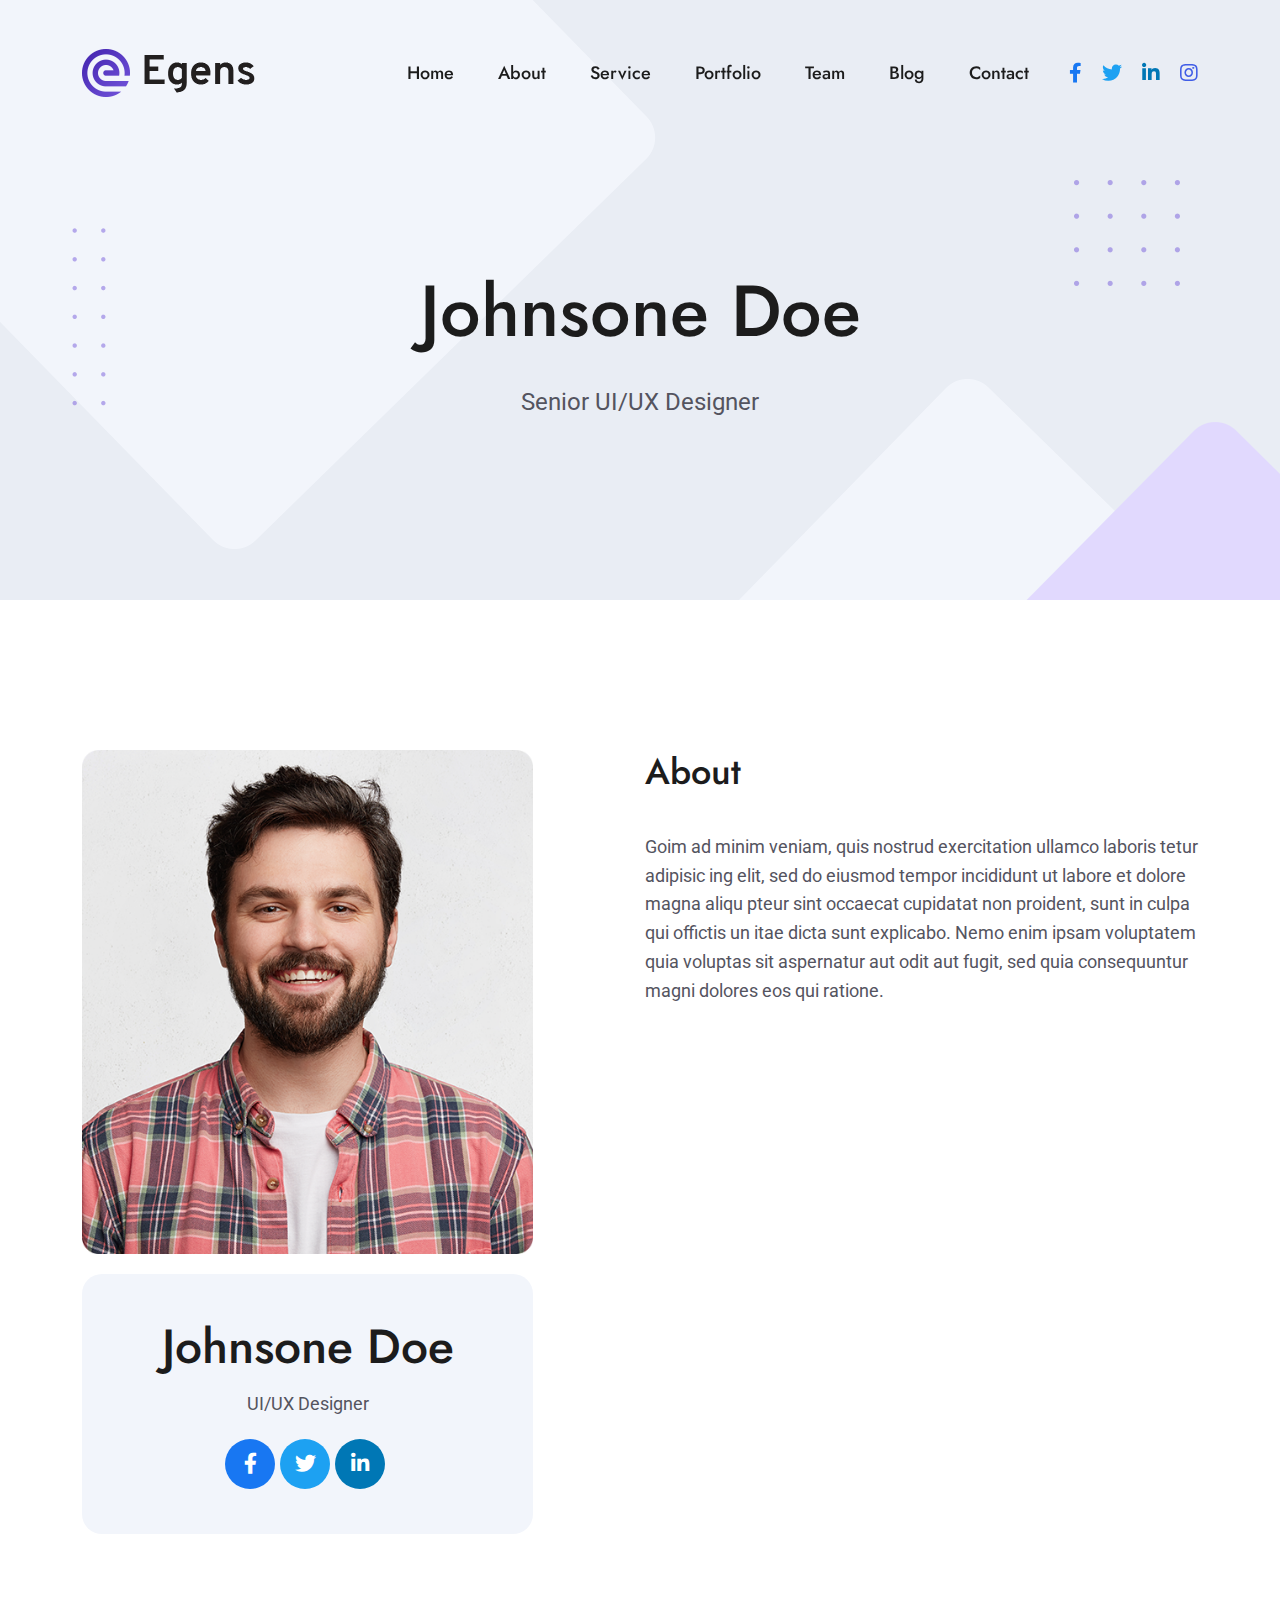
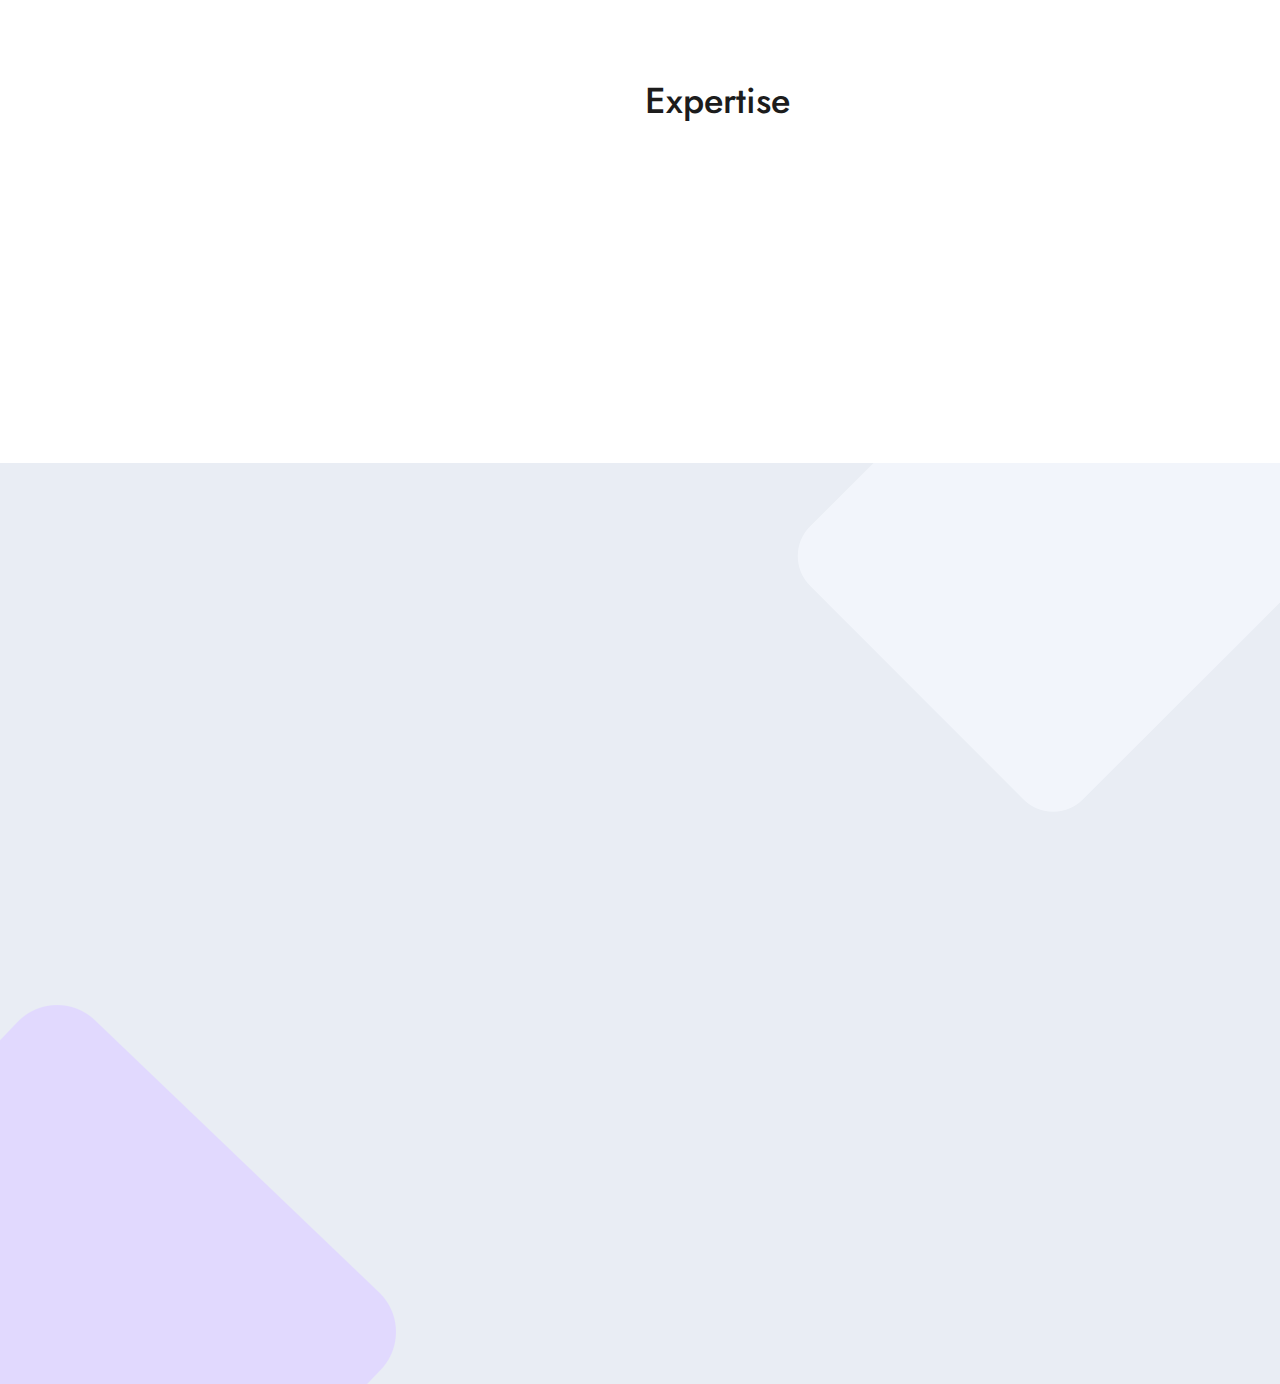
<file: member-details.html>
<!DOCTYPE html>
<html class="no-js" lang="en">


<!-- Mirrored from ethemestudio.com/demo/egens/member-details.html by HTTrack Website Copier/3.x [XR&CO'2014], Wed, 14 Sep 2022 10:15:13 GMT -->
<head>
    <meta charset="utf-8">
    <meta http-equiv="x-ua-compatible" content="ie=edge">
    <title>HTML5 - Bootstrap5 Template</title>
    <meta name="robots" content="noindex, follow" />
    <meta name="description" content="">
    <meta name="viewport" content="width=device-width, initial-scale=1, shrink-to-fit=no">
    <!-- Favicon -->
    <link rel="shortcut icon" type="image/x-icon" href="assets/images/favicon.png">

    <!-- Vendor CSS (Bootstrap & Icon Font) -->
    <link rel="stylesheet" href="assets/css/vendor/bootstrap.min.css">

    <!-- Plugins CSS (All Plugins Files) -->
    <link rel="stylesheet" href="assets/css/plugins/font-awesome.min.css">
    <link rel="stylesheet" href="assets/css/plugins/animate.min.css">

    <!-- Style CSS -->
    <link rel="stylesheet" href="assets/css/style.css">
</head>

<body>

    <header class="header-wrapper sticky-header">
        <div class="">
            <div class="container">
                <div class="row">
                    <div class="col-12">
                        <div class="flex-center justify-content-between">
                            <!-- Header Logo Start -->
                            <div class="logo">
                                <a href="index.html">
                                    <img src="assets/images/logo.png" alt="">
                                </a>
                            </div>
                            <!-- Header Logo End -->

                            <div class="flex-center header-right">
                                <!-- Header Menu Start -->
                                <div class="d-none d-lg-flex header-right_menu">
                                    <nav class="main-menu">
                                        <ul>
                                            <li class="has-children">
                                                <a href="#">Home</a>
                                                <ul class="sub-menu">
                                                    <li><a href="index.html">Home One</a></li>
                                                    <li><a href="index-2.html">Home Two</a></li>
                                                    <li><a href="index-3.html">Home Three</a></li>
                                                </ul>
                                            </li>
                                            <li><a href="about.html">About</a></li>
                                            <li class="has-children">
                                                <a href="#">Service</a>
                                                <ul class="sub-menu">
                                                    <li><a href="service.html">Service</a></li>
                                                    <li><a href="service-details.html">Service Details</a></li>
                                                </ul>
                                            </li>
                                            <li class="has-children">
                                                <a href="#">Portfolio</a>
                                                <ul class="sub-menu">
                                                    <li><a href="portfolio.html">Portfolio</a></li>
                                                    <li><a href="portfolio-grid.html">Portfolio Grid</a></li>
                                                    <li><a href="portfolio-details.html">Portfolio Details</a></li>
                                                </ul>
                                            </li>
                                            <li class="has-children">
                                                <a href="#">Team</a>
                                                <ul class="sub-menu">
                                                    <li><a href="team-members.html">Team Members</a></li>
                                                    <li><a href="member-details.html">Member Details</a></li>
                                                </ul>
                                            </li>
                                            <li class="has-children">
                                                <a href="#">Blog</a>
                                                <ul class="sub-menu">
                                                    <li><a href="blog.html">Blog Standard</a></li>
                                                    <li><a href="blog-grid.html">Blog Grid</a></li>
                                                    <li><a href="blog-details.html">Blog Details</a></li>
                                                </ul>
                                            </li>
                                            <li><a href="contact.html">Contact</a></li>
                                        </ul>
                                    </nav>
                                </div>
                                <!-- Header Menu End -->

                                <!-- Header Actions Start -->
                                <div class="header-right_actions flex-center">
                                    <div class="header-social">
                                        <ul class="social-icon flex-center">
                                            <li>
                                                <a href="https://www.facebook.com/" class="facebook"><i class="fab fa-facebook-f"></i></a>
                                            </li>
                                            <li>
                                                <a href="https://twitter.com/" class="twitter"><i class="fab fa-twitter"></i></a>
                                            </li>
                                            <li>
                                                <a href="https://www.linkedin.com/" class="linkedin"><i class="fab fa-linkedin-in"></i></a>
                                            </li>
                                            <li>
                                                <a href="https://www.instagram.com/" class="instagram"><i class="fab fa-instagram"></i></a>
                                            </li>
                                        </ul>
                                    </div>

                                    <div class="hamburger d-block d-lg-none">
                                        <!-- Mobile Menu Hambarger Action Button Start -->
                                        <a class="header-action-btn header-action-btn-menu hamburger_button d-flex" href="#/" data-bs-toggle="offcanvas" data-bs-target="#offcanvas-header">
                                            <span></span>
                                            <span></span>
                                            <span></span>
                                        </a>
                                        <!-- Mobile Menu Hambarger Action Button End -->
                                    </div>

                                </div>
                                <!-- Header Social Actions End -->
                            </div>
                        </div>
                    </div>
                </div>
            </div>
        </div>
    </header>

    <div class="offcanvas offcanvas-end" id="offcanvas-header">

        <div class="offcanvas-header">
            <!-- Header Logo Start -->
            <div class="logo">
                <a href="index.html">
                    <img src="assets/images/logo.png" alt="">
                </a>
            </div>
            <!-- Header Logo End -->
            <button type="button" class="btn-close text-reset mobilemenu-close" data-bs-dismiss="offcanvas" aria-label="Close"><i class="fas fa-times"></i></button>
        </div>
        <div class="offcanvas-body">
            <!-- mobile menu navigation start -->
            <nav>
                <ul class="mobile-menu">
                    <li class="menu-item-has-children">
                        <a href="#">HOME</a>
                        <ul class="dropdown">
                            <li><a href="index.html">Home One </a></li>
                            <li><a href="index-2.html">Home Two</a></li>
                            <li><a href="index-3.html">Home Three</a></li>
                        </ul>
                    </li>
                    <li><a href="about.html">ABOUT</a></li>
                    <li class="menu-item-has-children">
                        <a href="#">SERVICE</a>
                        <ul class="dropdown">
                            <li><a href="service.html">Service</a></li>
                            <li><a href="service-details.html">Service Details</a></li>
                        </ul>
                    </li>
                    <li class="menu-item-has-children">
                        <a href="#">PORTFOLIO</a>
                        <ul class="dropdown">
                            <li><a href="portfolio.html">Portfolio</a></li>
                            <li><a href="portfolio-grid.html">Portfolio Grid</a></li>
                            <li><a href="portfolio-details.html">Portfolio Details</a></li>
                        </ul>
                    </li>
                    <li class="menu-item-has-children">
                        <a href="#">TEAM</a>
                        <ul class="dropdown">
                            <li><a href="team-members.html">Team Members</a></li>
                            <li><a href="member-details.html">Member Details</a></li>
                        </ul>
                    </li>
                    <li class="menu-item-has-children ">
                        <a href="#">BLOG</a>
                        <ul class="dropdown">
                            <li><a href="blog.html">Blog Standard</a></li>
                            <li><a href="blog-grid.html">Blog Grid</a></li>
                            <li><a href="blog-details.html">Blog Details</a></li>
                        </ul>
                    </li>
                    <li><a href="contact.html">CONTACT US </a></li>
                </ul>
            </nav>
            <!-- mobile menu navigation end -->
        </div>

    </div>

    <!-- Breadcrumb Section Start -->
    <div class="section breadcrumb-section">
        <span class="shape shape-one layer" data-speed="1">
            <img src="assets/images/slider/shape-2.png" alt="Shape">
        </span>
        <span class="shape shape-two layer" data-speed="2">
            <img src="assets/images/slider/shape-5.png" alt="Shape">
        </span>
        <span class="shape shape-three wow pulse" data-wow-duration="1s" data-wow-delay=".1s">
            <img src="assets/images/slider/shape-7.png" alt="Shape">
        </span>
        <span class="shape shape-four wow fadeInUp" data-wow-duration="1s" data-wow-delay=".1s">
            <img src="assets/images/slider/shape-9.png" alt="Shape">
        </span>
        <span class="shape shape-five wow fadeInUp" data-wow-duration="1.5s" data-wow-delay=".1s">
            <img src="assets/images/slider/shape-10.png" alt="Shape">
        </span>
        <div class="container">
            <div class="row">
                <div class="col-12 align-items-center text-center">
                    <!-- Breadcrumb Wrapper Start -->
                    <div class="breadcrumb-wrapper">
                        <h1 class="title">Johnsone Doe</h1>
                        <p class="text mb-0">Senior UI/UX Designer </p>
                    </div>
                    <!-- Breadcrumb Wrapper End -->
                </div>
            </div>
        </div>
    </div>
    <!-- Breadcrumb Section End -->

    <!-- Member Details Section Start -->
    <div class="member section-padding">
        <div class="container">
            <div class="row">
                <div class="col-lg-5">

                    <div class="member-info wow fadeIn" data-wow-duration="1.5s" data-wow-delay=".1s">
                        <div class="member-thumb">
                            <img src="assets/images/team/single-team-member.png" alt="Member-Image">
                        </div>
                        <div class="member-identity">
                            <h5 class="name">Johnsone Doe</h5>
                            <span class="subtitle">UI/UX Designer</span>
                            <ul class="sidebar-social d-flex flex-center">
                                <li>
                                    <a href="https://www.facebook.com/" class="facebook"><i class="fab fa-facebook-f"></i></a>
                                </li>
                                <li>
                                    <a href="https://twitter.com/" class="twitter"><i class="fab fa-twitter"></i></a>
                                </li>
                                <li>
                                    <a href="https://www.linkedin.com/" class="linkedin"><i class="fab fa-linkedin-in"></i></a>
                                </li>
                            </ul>
                        </div>
                    </div>

                </div>
                <div class="col-lg-7">

                    <div class="member-content">
                        <h4 class="member-title wow fadeIn" data-wow-duration="1.5s" data-wow-delay=".1s">About</h4>
                        <p class="text wow fadeIn" data-wow-duration="1.5s" data-wow-delay=".1s">Goim ad minim veniam, quis nostrud exercitation ullamco laboris tetur adipisic ing elit, sed do eiusmod tempor incididunt ut labore et dolore magna aliqu pteur sint occaecat cupidatat non proident, sunt in culpa qui offictis un itae dicta sunt explicabo. Nemo enim ipsam voluptatem quia voluptas sit aspernatur aut odit aut fugit, sed quia consequuntur magni dolores eos qui ratione.</p>

                        <ul class="member-availability mb-3 mb-md-4 mb-lg-5 wow fadeIn" data-wow-duration="1.5s" data-wow-delay=".1s">
                            <li>
                                <span class="label">Address</span>
                                <span class="detail">20, Bordeshi, New York, Dhaka - 1348</span>
                            </li>
                            <li>
                                <span class="label">Email</span>
                                <span class="detail">johndoe@gmail.com</span>
                            </li>
                            <li>
                                <span class="label">Phone</span>
                                <span class="detail">+123 4567 8900</span>
                            </li>
                            <li>
                                <span class="label">Availability</span>
                                <span class="detail">yes</span>
                            </li>
                        </ul>

                        <!-- Progress Area Start -->
                        <div class="member-title pt-2 wow fadeIn" data-wow-duration="1.5s" data-wow-delay=".1s">Skills</div>
                        <div class="progress-section bg-transparent mb-3 mb-md-4 mb-lg-5 wow fadeIn" data-wow-duration="1.5s" data-wow-delay=".1s">
                            <div class="progress-area">
                                <h5 class="progress-title">Website Development</h5>
                                <div class="progress">
                                    <div class="progress-bar single-progress wow fadeInLeft" data-wow-duration="0.7s" data-wow-delay=".1s" role="progressbar" style="width: 78%;" aria-valuenow="78" aria-valuemin="0" aria-valuemax="100">
                                    </div>
                                    <span class="progress-number">78%</span>
                                </div>
                                <h5 class="progress-title">Digital Marketing</h5>
                                <div class="progress">
                                    <div class="progress-bar single-progress wow fadeInLeft" data-wow-duration="0.7s" data-wow-delay=".2s" role="progressbar" style="width: 88%;" aria-valuenow="88" aria-valuemin="0" aria-valuemax="100"></div>
                                    <span class="progress-number">88%</span>
                                </div>
                                <h5 class="progress-title">Search Engine Optimization</h5>
                                <div class="progress">
                                    <div class="progress-bar single-progress wow fadeInLeft" data-wow-duration="0.7s" data-wow-delay=".3s" role="progressbar" style="width: 65%;" aria-valuenow="65" aria-valuemin="0" aria-valuemax="100"></div>
                                    <span class="progress-number">65%</span>
                                </div>
                            </div>
                        </div>
                        <!-- Progress Area End -->

                        <!-- Circle Progress Start -->
                        <div class="circle-progress pt-3">
                            <h4 class="member-title">Expertise</h4>
                            <div class="row mb-n30">
                                <div class="col-md-4 col-sm-6 mb-30 wow fadeInUp" data-wow-duration="0.5s" data-wow-delay=".1">
                                    <div class="radial-progress-single">
                                        <div class="radial-progress" data-percent="75" data-bar-color="#7153d9" data-track-color="#e1d9fe">
                                            <div class="circle-text">
                                                <span class="count">75%</span>
                                            </div>
                                        </div>
                                        <div class="circle-info">
                                            <h4 class="title">Creativity</h4>
                                            <h6 class="subtitle">Oitas sit aspernatur aut ntur magni dolores</h6>
                                        </div>
                                    </div>
                                </div>
                                <div class="col-md-4 col-sm-6 mb-30 wow fadeInUp" data-wow-duration="0.6s" data-wow-delay=".2">
                                    <div class="radial-progress-single">
                                        <div class="radial-progress" data-percent="80" data-bar-color="#7153d9" data-track-color="#e1d9fe">
                                            <div class="circle-text">
                                                <span class="count">80%</span>
                                            </div>
                                        </div>
                                        <div class="circle-info">
                                            <h4 class="title">Dedication</h4>
                                            <h6 class="subtitle">Oitas sit aspernatur aut ntur magni dolores</h6>
                                        </div>
                                    </div>
                                </div>
                                <div class="col-md-4 col-sm-6 mb-30 wow fadeInUp" data-wow-duration="0.7s" data-wow-delay=".3">
                                    <div class="radial-progress-single">
                                        <div class="radial-progress" data-percent="65" data-bar-color="#7153d9" data-track-color="#e1d9fe">
                                            <div class="circle-text">
                                                <span class="count">65%</span>
                                            </div>
                                        </div>
                                        <div class="circle-info">
                                            <h4 class="title">Smart Work</h4>
                                            <h6 class="subtitle">Oitas sit aspernatur aut ntur magni dolores</h6>
                                        </div>
                                    </div>
                                </div>
                            </div>
                        </div>
                        <!-- Circle Progress End -->

                    </div>

                </div>
            </div>
        </div>
    </div>
    <!-- Member Details Section End -->

    <!-- Footer Section start -->
    <footer class="footer-wrapper mt-0">
        <div class="shape-one">
            <img src="assets/images/footer/shape-one.png" alt="Footer-Shape">
        </div>
        <div class="shape-two">
            <img src="assets/images/footer/shape-two.png" alt="Footer-Shape">
        </div>
        <div class="container">
            <div class="row">
                <div class="col-12">
                    <!-- Footer Top Start -->
                    <div class="footer-top">
                        <!-- Section Title Start -->
                        <div class="section-title-center section-head mb-0 wow fadeIn" data-wow-duration="1.5s" data-wow-delay=".1s">
                            <span class="subtitle">Get Updates</span>
                            <h2 class="title">Signup for Newsletter</h2>
                        </div>
                        <!-- Section Title End  -->
                        <div class="subcription-form-wrapper wow fadeIn" data-wow-duration="1.5s" data-wow-delay=".1s">
                            <!-- Subscription Form Start -->
                            <form id="mc-form" class="subscribe-form" action="#">
                                <input class="email" type="email" placeholder="Your email here" name="EMAIL">
                                <button class="button">Subscribe</button>
                            </form>
                            <!-- Subscription Form End -->
                            <!-- mailchimp-alerts Start -->
                            <div class="mailchimp-alerts text-centre">
                                <div class="mailchimp-submitting"></div><!-- mailchimp-submitting end -->
                                <div class="mailchimp-success text-green-400"></div><!-- mailchimp-success end -->
                                <div class="mailchimp-error text-red-600"></div><!-- mailchimp-error end -->
                            </div>
                            <!-- mailchimp-alerts end -->
                        </div>
                    </div>
                    <!-- Footer Top End -->
                </div>
            </div>
            <div class="row mb-n30">

                <!-- Footer Widget Start -->
                <div class="col-lg-3 col-md-4 col-sm-6 col-12 mb-30 wow fadeIn" data-wow-duration="1.5s" data-wow-delay=".1s">
                    <div class="footer-widget negative-margin">
                        <div class="logo">
                            <a href="index.html">
                                <img src="assets/images/logo.png" alt="">
                            </a>
                        </div>
                        <ul class="footer-widget-list-icon">
                            <li><i class="fas fa-map-marker-alt"></i> <span> 20 Bordeshi, Amin Bazar <br> Savar, Dhaka 1348</span></li>
                            <li><i class="fas fa-envelope"></i> <span>hello@egens.com</span> </li>
                            <li><i class="fas fa-phone"></i><span>+123 456 7890</span> </li>
                        </ul>
                        <ul class="social-icon d-flex flex-start">
                            <li>
                                <a href="https://www.facebook.com/" class="facebook"><i class="fab fa-facebook-f"></i></a>
                            </li>
                            <li>
                                <a href="https://twitter.com/" class="twitter"><i class="fab fa-twitter"></i></a>
                            </li>
                            <li>
                                <a href="https://www.linkedin.com/" class="linkedin"><i class="fab fa-linkedin-in"></i></a>
                            </li>
                            <li>
                                <a href="https://www.instagram.com/" class="instagram"><i class="fab fa-instagram"></i></a>
                            </li>
                        </ul>
                    </div>
                </div>
                <!-- Footer Widget End -->

                <!-- Footer Widget Start -->
                <div class="col-lg-3 col-md-4 col-sm-6 col-12 mb-30 d-flex justify-content-lg-center justify-content-sm-end wow fadeIn" data-wow-duration="1.5s" data-wow-delay=".1s">
                    <div class="footer-widget">
                        <h5 class="footer-widget-title">Service</h5>
                        <ul class="footer-widget-list">
                            <li><a href="about.html">Web Design</a></li>
                            <li><a href="about.html">Development</a></li>
                            <li><a href="about.html">Digital Marketing</a></li>
                            <li><a href="about.html">Graphic Design</a></li>
                            <li><a href="about.html">Photogaphy</a></li>
                        </ul>
                    </div>
                </div>
                <!-- Footer Widget End -->

                <!-- Footer Widget Start -->
                <div class="col-lg-3 col-md-4 col-sm-5 col-12 mb-30 d-flex justify-content-lg-center justify-content-md-end wow fadeIn" data-wow-duration="1.5s" data-wow-delay=".1s">
                    <div class="footer-widget">
                        <h5 class="footer-widget-title">Quick Links</h5>
                        <ul class="footer-widget-list">
                            <li><a href="about.html">About us</a></li>
                            <li><a href="contact.html">History</a></li>
                            <li><a href="contact.html">Support</a></li>
                            <li><a href="contact.html">Contact</a></li>
                            <li><a href="contact.html">Refund</a></li>
                        </ul>
                    </div>
                </div>
                <!-- Footer Widget End -->

                <!-- Footer Widget Start -->
                <div class="col-lg-3 col-md-6 col-sm-7 col-12 mb-30 d-flex justify-content-sm-end wow fadeIn" data-wow-duration="1.5s" data-wow-delay=".1s">
                    <div class="footer-widget">
                        <h5 class="footer-widget-title">Follow Us On</h5>
                        <ul class="instagrm">
                            <li>
                                <a href="#">
                                    <img src="assets/images/footer/insta-one.png" alt="Insta-Image">
                                    <div class="add-action">
                                        <i class="fab fa-instagram"></i>
                                    </div>
                                </a>
                            </li>
                            <li>
                                <a href="#">
                                    <img src="assets/images/footer/insta-two.png" alt="Insta-Image">
                                    <div class="add-action">
                                        <i class="fab fa-instagram"></i>
                                    </div>
                                </a>
                            </li>
                            <li>
                                <a href="#">
                                    <img src="assets/images/footer/insta-three.png" alt="Insta-Image">
                                    <div class="add-action">
                                        <i class="fab fa-instagram"></i>
                                    </div>
                                </a>
                            </li>
                            <li>
                                <a href="#">
                                    <img src="assets/images/footer/insta-four.png" alt="Insta-Image">
                                    <div class="add-action">
                                        <i class="fab fa-instagram"></i>
                                    </div>
                                </a>
                            </li>
                            <li>
                                <a href="#">
                                    <img src="assets/images/footer/insta-five.png" alt="Insta-Image">
                                    <div class="add-action">
                                        <i class="fab fa-instagram"></i>
                                    </div>
                                </a>
                            </li>
                            <li>
                                <a href="#">
                                    <img src="assets/images/footer/insta-six.png" alt="Insta-Image">
                                    <div class="add-action">
                                        <i class="fab fa-instagram"></i>
                                    </div>
                                </a>
                            </li>
                        </ul>
                    </div>
                </div>
                <!-- Footer Widget End -->

            </div>
            <div class="row">
                <div class="col-12">
                    <div class="copyright wow fadeIn" data-wow-duration="1.5s" data-wow-delay=".1s">
                        <p class="order-md-1 order-2">Designed with love by <span>Jewel Khan</span> © 2022</p>

                        <ul class="footer-bootm-list order-md-2 order-1">
                            <li><a href="contact.html">Terms & Condition</a></li>
                            <li><a href="contact.html">Privecy Policy</a></li>
                        </ul>
                    </div>
                </div>
            </div>
        </div>
    </footer>
    <!-- Footer Section End -->

    <!-- Scroll Top Start -->
    <a href="#" class="scroll-top show" id="scroll-top">
        <i class="arrow-top fas fa-angle-double-up"></i>
        <i class="arrow-bottom fas fa-angle-double-up"></i>
    </a>
    <!-- Scroll Top End -->

    <!-- JS Vendor, Plugins & Activation Script Files -->

    <!-- Vendors JS -->
    <script src="assets/js/vendor/modernizr-3.11.7.min.js"></script>
    <script src="assets/js/vendor/jquery-3.6.0.min.js"></script>
    <script src="assets/js/vendor/jquery-migrate-3.3.2.min.js"></script>
    <script src="assets/js/vendor/bootstrap.min.js"></script>

    <!-- Plugins JS -->
    <script src="assets/js/plugins/magnificpopup.min.js"></script>
    <script src="assets/js/plugins/waypoint.min.js"></script>
    <script src="assets/js/plugins/easypiechart.min.js"></script>
    <script src="assets/js/plugins/wow.min.js"></script>
    <script src="assets/js/plugins/jquery.ajaxchimp.min.js"></script>

    <!-- Activation JS -->
    <script src="assets/js/main.js"></script>
    <script src="assets/js/pages/member.js"></script>

</body>


<!-- Mirrored from ethemestudio.com/demo/egens/member-details.html by HTTrack Website Copier/3.x [XR&CO'2014], Wed, 14 Sep 2022 10:15:14 GMT -->
</html>
</file>
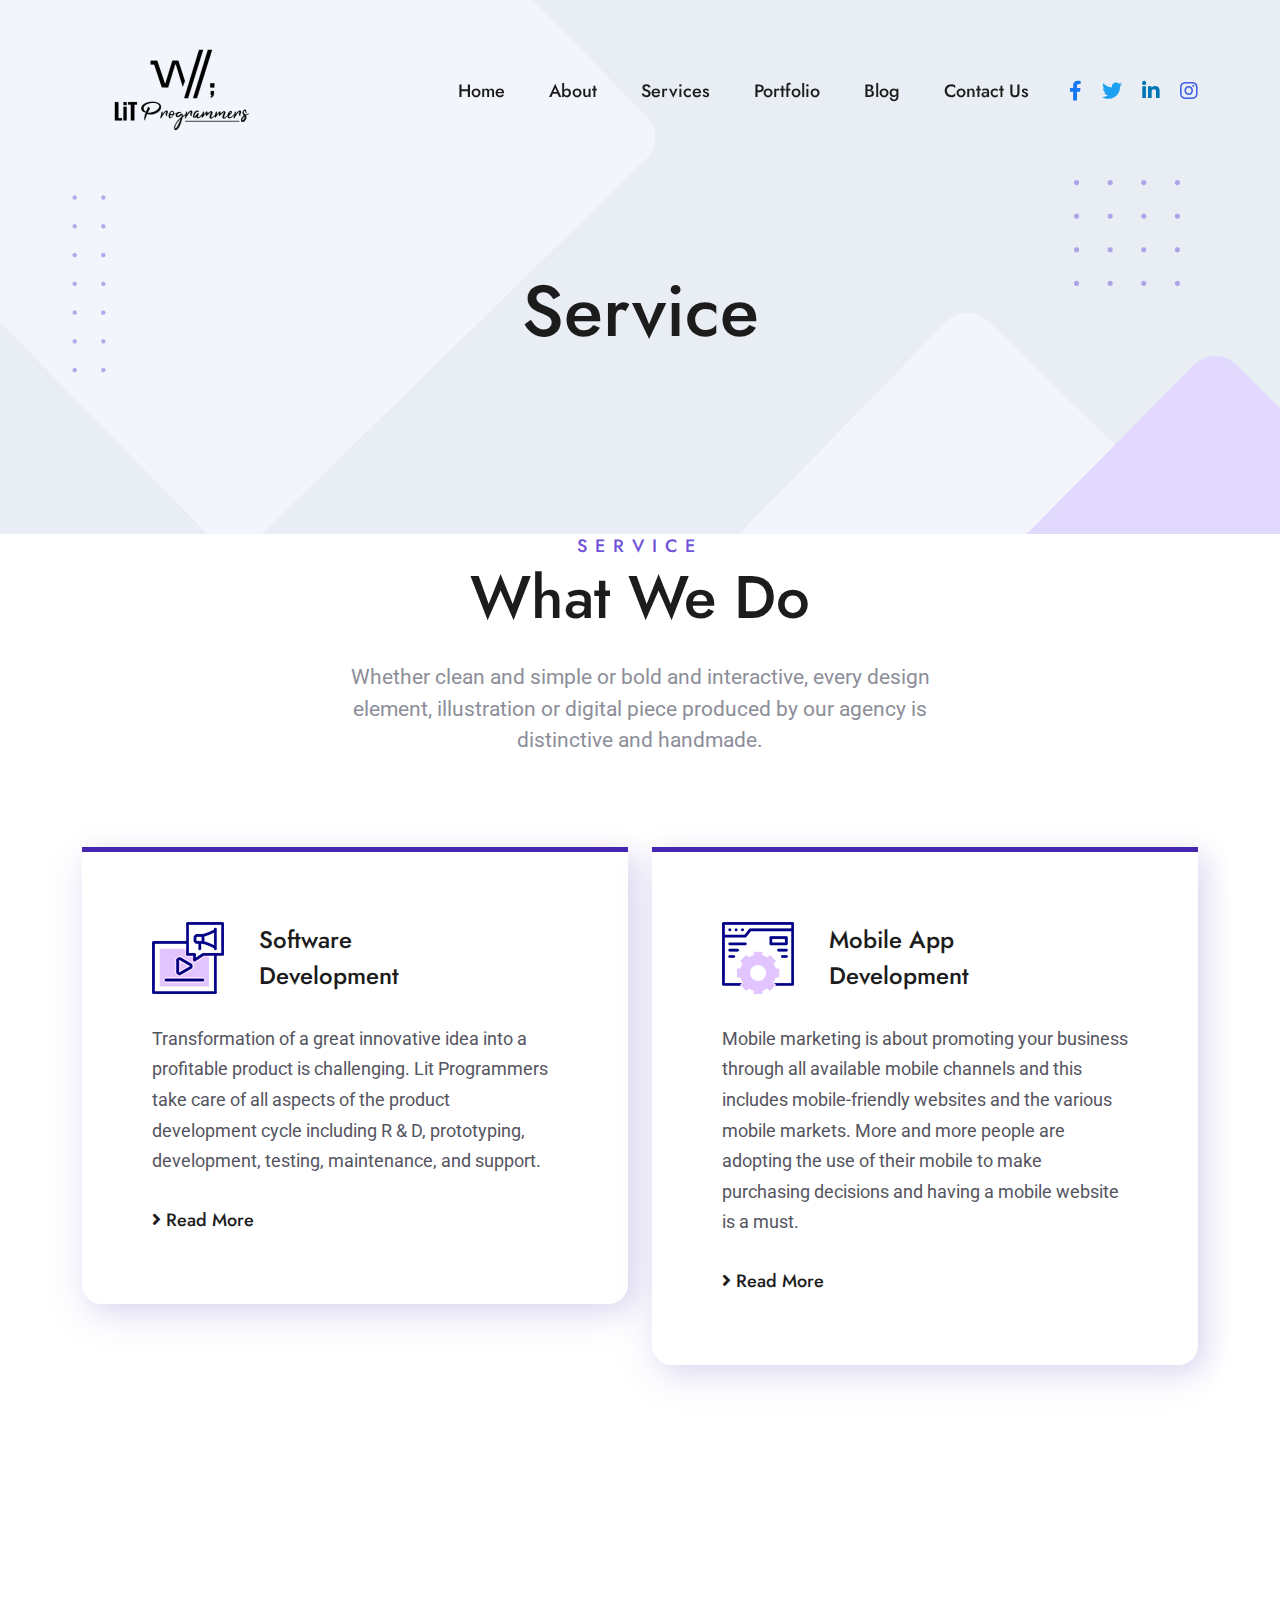
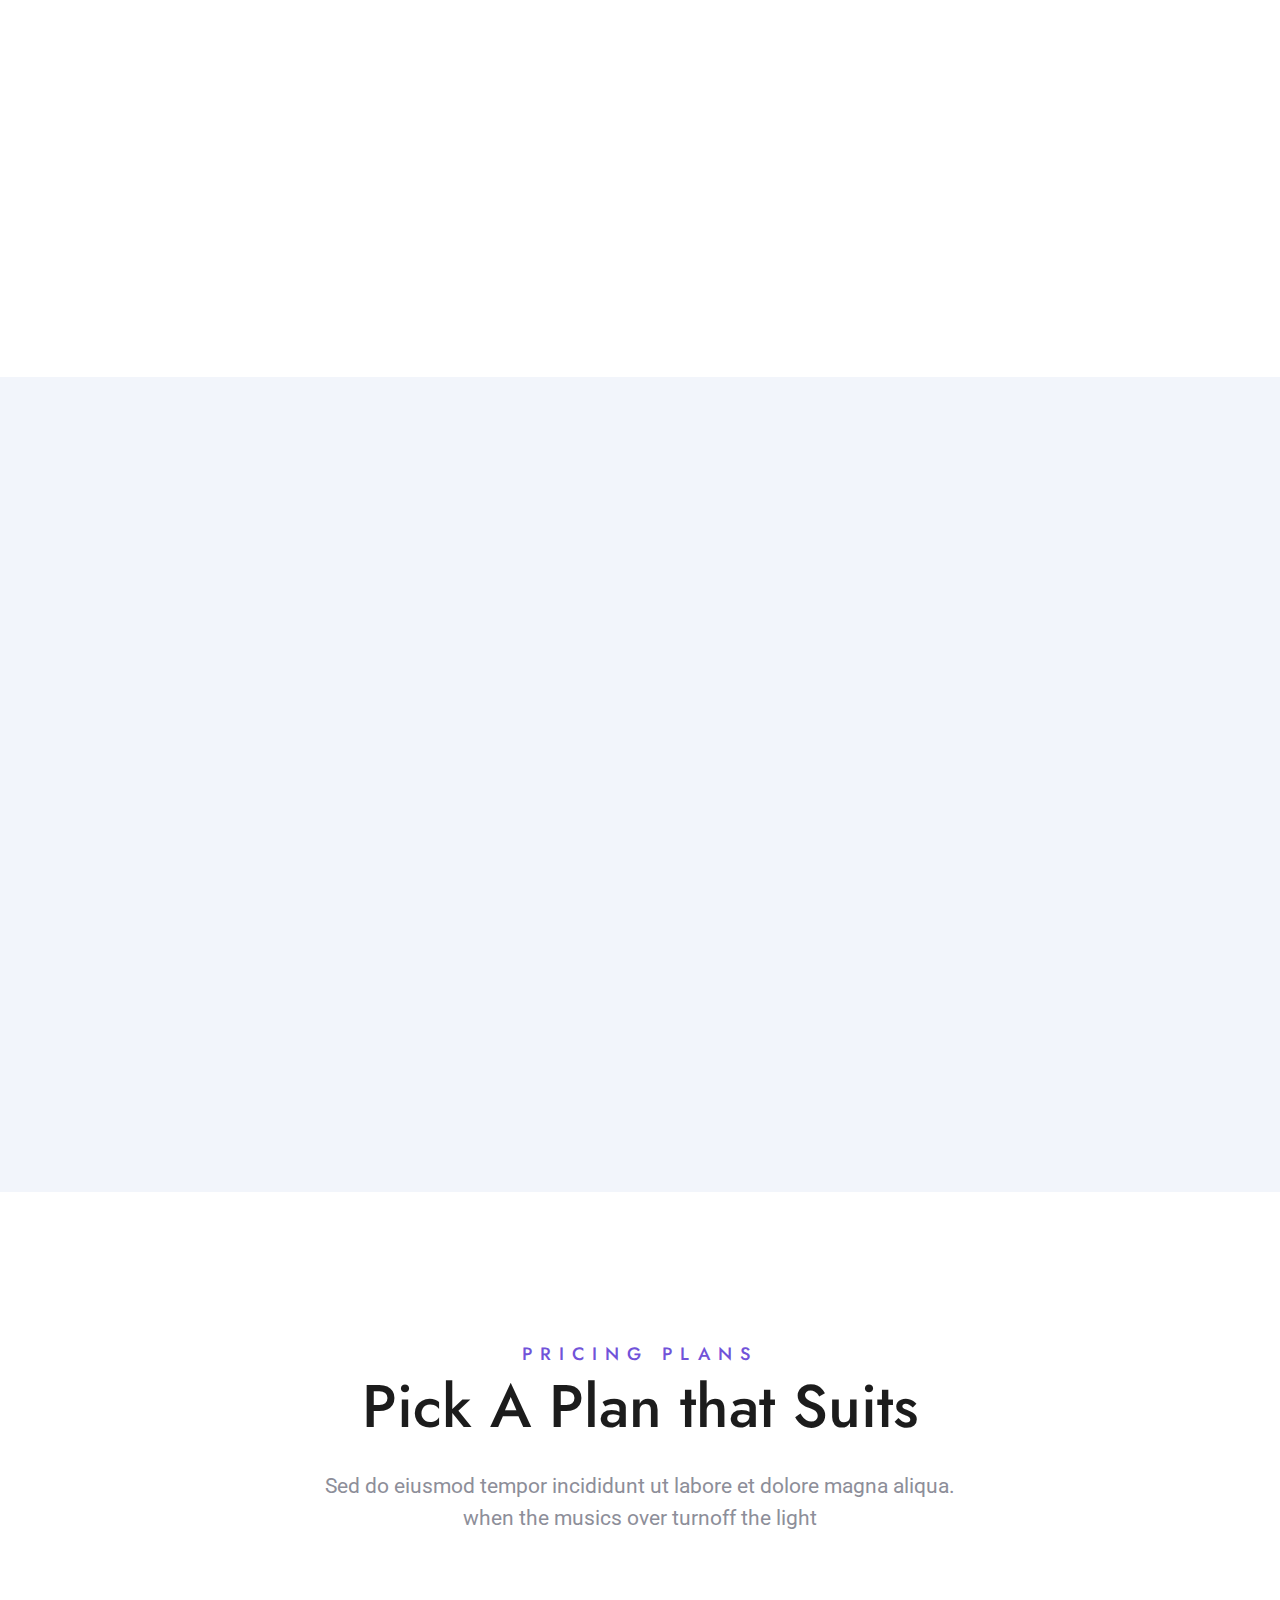
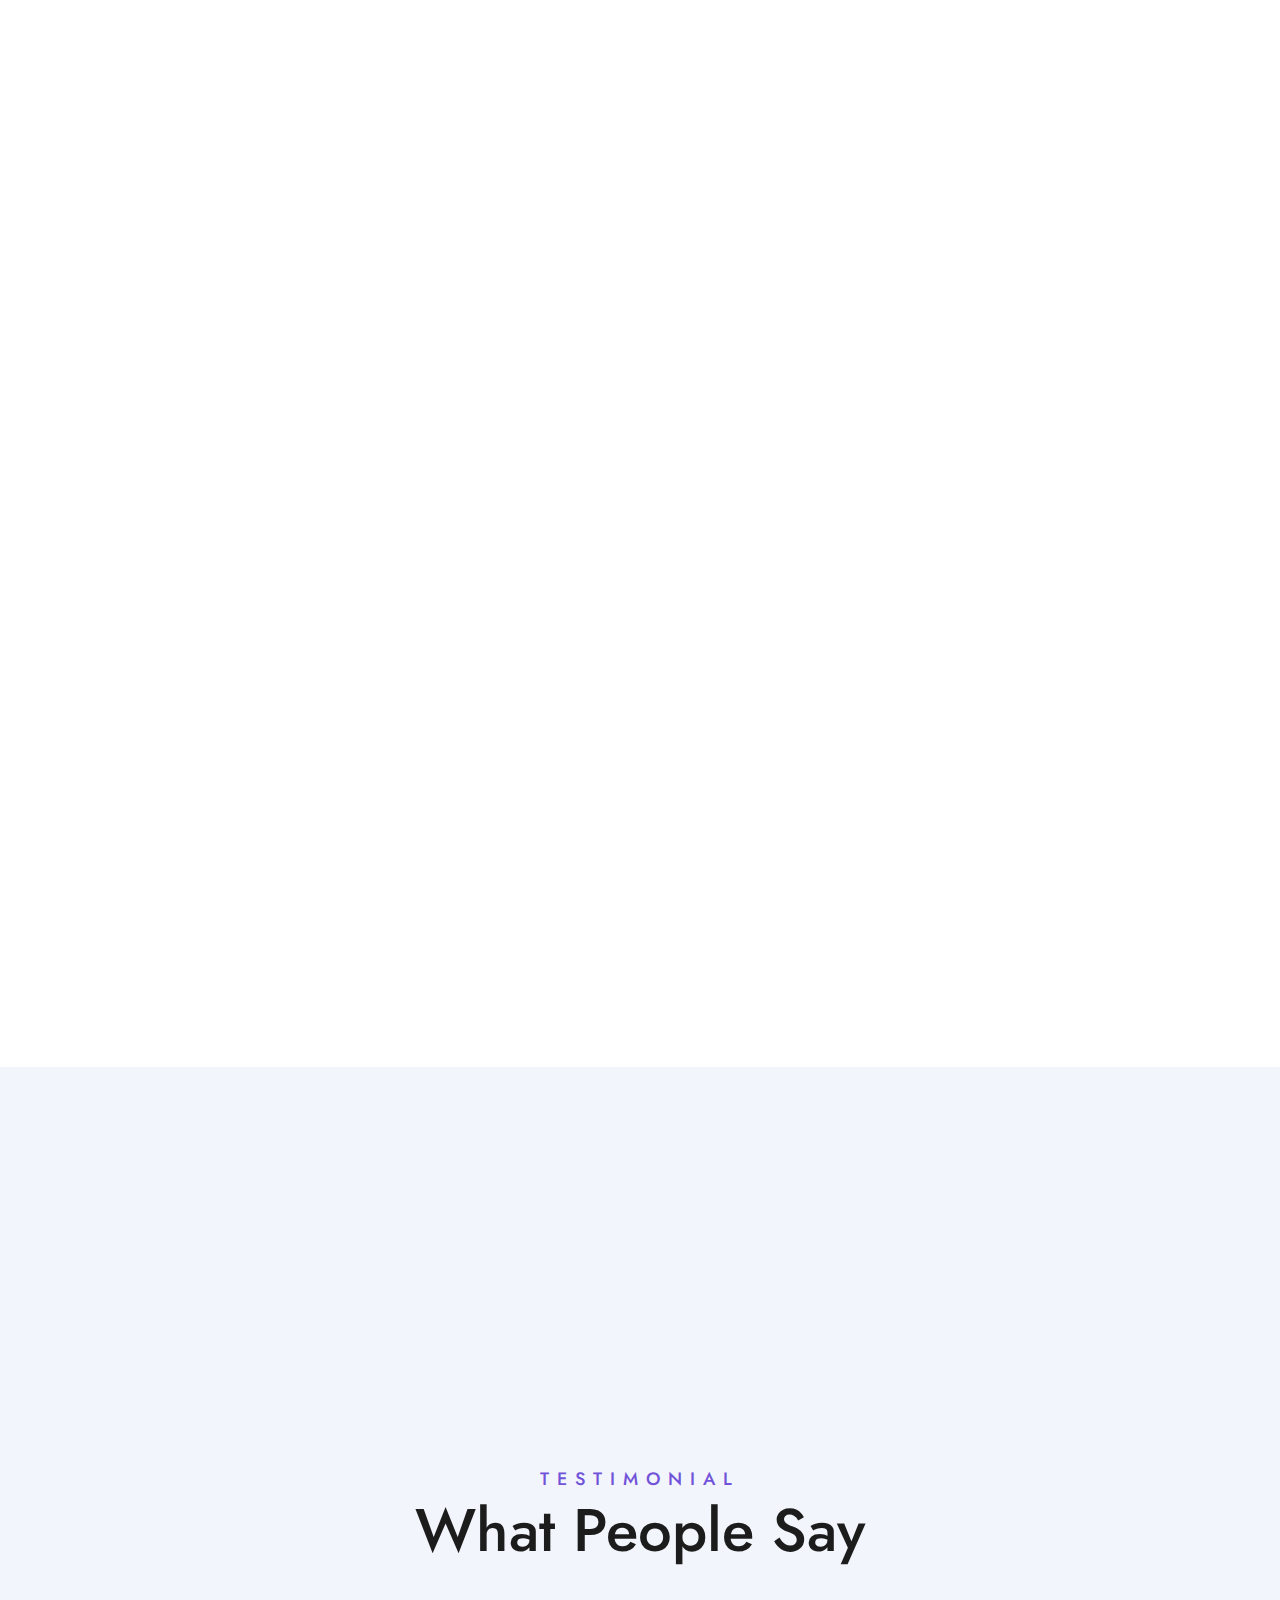
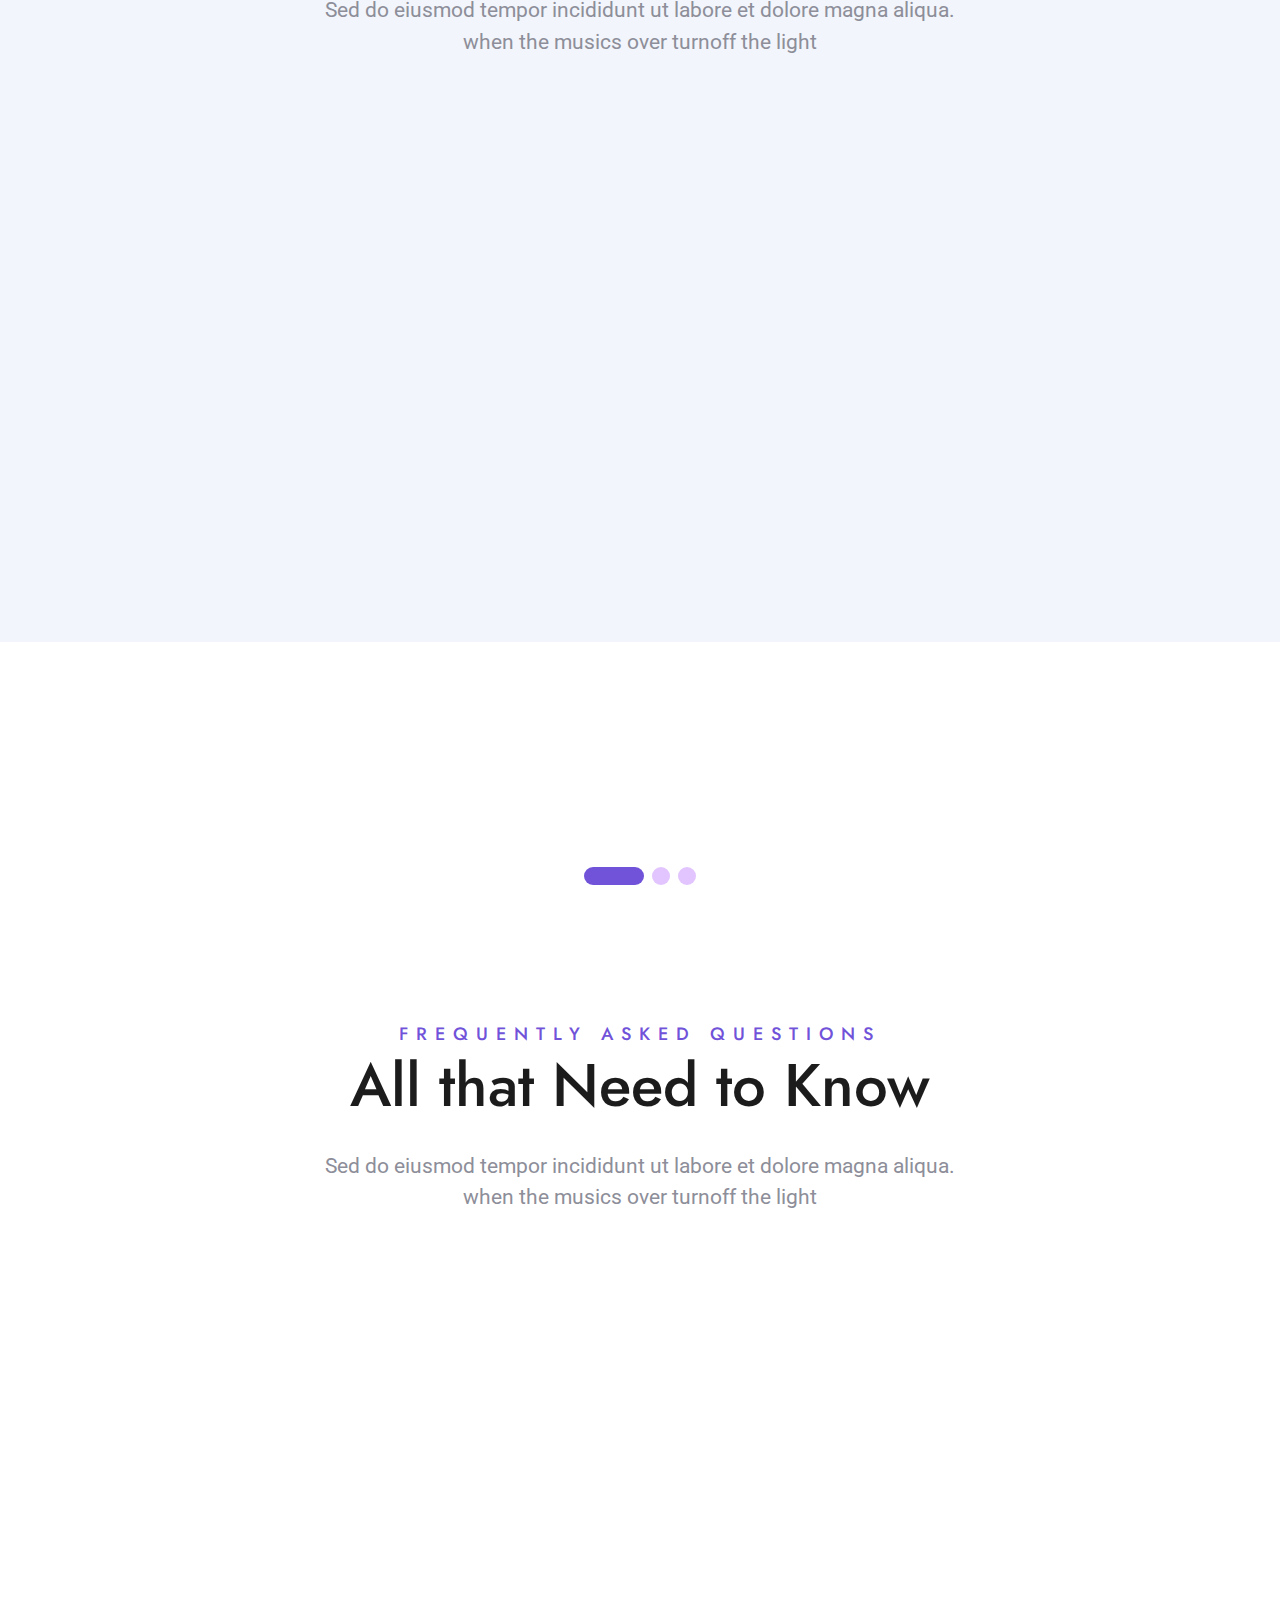
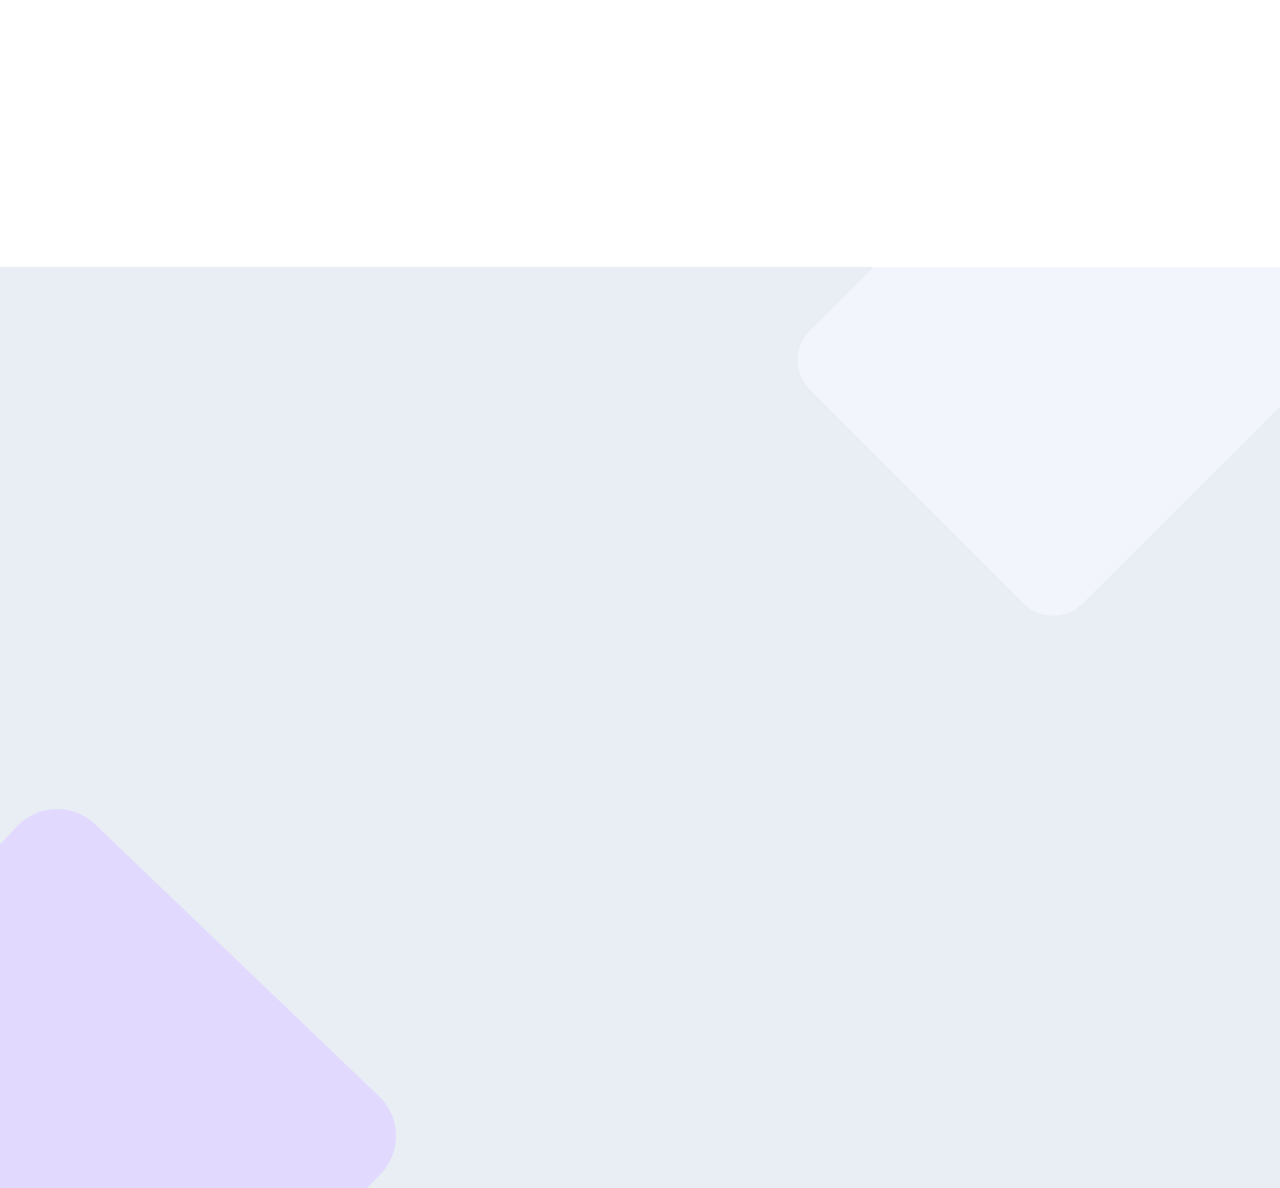
<file: service.html>
<!DOCTYPE html>
<html class="no-js" lang="en">


<head>
    <meta charset="utf-8">
    <meta http-equiv="x-ua-compatible" content="ie=edge">
    <title>LiT Programmers</title>
    <meta name="robots" content="noindex, follow" />
    <meta name="description" content="">
    <meta name="viewport" content="width=device-width, initial-scale=1, shrink-to-fit=no">
    <!-- Favicon -->
    <link rel="shortcut icon" type="image/x-icon" href="imgs/ico/lf1%2032.jpg">

    <!-- Vendor CSS (Bootstrap & Icon Font) -->
    <link rel="stylesheet" href="assets/css/vendor/bootstrap.min.css">

    <!-- Plugins CSS (All Plugins Files) -->
    <link rel="stylesheet" href="assets/css/plugins/font-awesome.min.css">
    <link rel="stylesheet" href="assets/css/plugins/swiper-bundle.min.css">
    <link rel="stylesheet" href="assets/css/plugins/animate.min.css">
    <link rel="stylesheet" href="assets/css/plugins/odometer-theme-default.min.css">
    <link rel="stylesheet" href="assets/css/plugins/fancybox.min.css">
    <link rel="stylesheet" href="assets/css/plugins/magnific-pupup.css">

    <!-- Style CSS -->
    <link rel="stylesheet" href="assets/css/style.css">
</head>

<body>
    <header class="header-wrapper sticky-header">
        <div class="">
            <div class="container">
                <div class="row">
                    <div class="col-12">
                        <div class="flex-center justify-content-between">
                            <!-- Header Logo Start -->
                            <div class="logo">
                                <a href="index.html">
                                    <img src="imgs/ico/lg200.png"  alt="">
                                </a>
                            </div>
                            <!-- Header Logo End -->

                            <div class="flex-center header-right">
                                <!-- Header Menu Start -->
                                <div class="d-none d-lg-flex header-right_menu">
                                    <nav class="main-menu">
                                        <ul>
                                            
                                            <li><a href="index.html">Home </a></li>
                                            <li><a href="about.html">About</a></li>
											 <li><a href="service.html">Services </a></li>
											 <li><a href="portfolio.html">Portfolio</a></li>
                                             <li><a href="blog.html">Blog</a></li>
                                            <li><a href="contact.html">Contact Us</a></li>
                                        </ul>
                                    </nav>
                                </div>
                                <!-- Header Menu End -->

                                <!-- Header Actions Start -->
                                <div class="header-right_actions flex-center">
                                    <div class="header-social">
                                        <ul class="social-icon flex-center">
                                            <li>
                                                <a href="https://www.facebook.com/" class="facebook"><i class="fab fa-facebook-f"></i></a>
                                            </li>
                                            <li>
                                                <a href="https://twitter.com/" class="twitter"><i class="fab fa-twitter"></i></a>
                                            </li>
                                            <li>
                                                <a href="https://www.linkedin.com/" class="linkedin"><i class="fab fa-linkedin-in"></i></a>
                                            </li>
                                            <li>
                                                <a href="https://www.instagram.com/" class="instagram"><i class="fab fa-instagram"></i></a>
                                            </li>
                                        </ul>
                                    </div>

                                    <div class="hamburger d-block d-lg-none">
                                        <!-- Mobile Menu Hambarger Action Button Start -->
                                        <a class="header-action-btn header-action-btn-menu hamburger_button d-flex" href="#/" data-bs-toggle="offcanvas" data-bs-target="#offcanvas-header">
                                            <span></span>
                                            <span></span>
                                            <span></span>
                                        </a>
                                        <!-- Mobile Menu Hambarger Action Button End -->
                                    </div>

                                </div>
                                <!-- Header Social Actions End -->
                            </div>
                        </div>
                    </div>
                </div>
            </div>
        </div>
    </header>

    <div class="offcanvas offcanvas-end" id="offcanvas-header">

        <div class="offcanvas-header">
            <!-- Header Logo Start -->
            <div class="logo">
                <a href="index.html">
                    <img src="assets/images/logo.png" alt="">
                </a>
            </div>
            <!-- Header Logo End -->
            <button type="button" class="btn-close text-reset mobilemenu-close" data-bs-dismiss="offcanvas" aria-label="Close"><i class="fas fa-times"></i></button>
        </div>
        <div class="offcanvas-body">
            <!-- mobile menu navigation start -->
            <nav>
                <ul class="mobile-menu">
                     <li><a href="index.html">Home </a></li>
                                            <li><a href="about.html">About</a></li>
											 <li><a href="service.html">Services </a></li>
											 <li><a href="portfolio.html">Portfolio</a></li>
                                             <li><a href="blog.html">Blog</a></li>
                                            <li><a href="contact.html">Contact Us</a></li>
                </ul>
            </nav>
            <!-- mobile menu navigation end -->
        </div>

    </div>

    <!-- Breadcrumb Section Start -->
    <div class="section breadcrumb-section">
        <span class="shape shape-one layer" data-speed="1">
            <img src="assets/images/slider/shape-2.png" alt="Shape">
        </span>
        <span class="shape shape-two layer" data-speed="2">
            <img src="assets/images/slider/shape-5.png" alt="Shape">
        </span>
        <span class="shape shape-three wow pulse" data-wow-duration="1s" data-wow-delay=".1s">
            <img src="assets/images/slider/shape-7.png" alt="Shape">
        </span>
        <span class="shape shape-four wow fadeInUp" data-wow-duration="1s" data-wow-delay=".1s">
            <img src="assets/images/slider/shape-9.png" alt="Shape">
        </span>
        <span class="shape shape-five wow fadeInUp" data-wow-duration="1.5s" data-wow-delay=".1s">
            <img src="assets/images/slider/shape-10.png" alt="Shape">
        </span>
        <div class="container">
            <div class="row">
                <div class="col-12 align-items-center text-center">
                    <!-- Breadcrumb Wrapper Start -->
                    <div class="breadcrumb-wrapper">
                        <h1 class="title">Service</h1>
                        
                    </div>
                    <!-- Breadcrumb Wrapper End -->
                </div>
            </div>
        </div>
    </div>
    <!-- Breadcrumb Section End -->

    <!-- Service Section Start -->
    <div class="service-section section-padding-bottom">
        <div class="service-shape wow fadeInRight" data-wow-duration="2s" data-wow-delay=".6s">
            <img src="assets/images/service/shape-one.png" alt="">
        </div>
        <div class="container">
            <div class="row">
                <div class="col-12 wow fadeIn" data-wow-duration=".7s" data-wow-delay=".1s">
                    <!-- Section Title Start -->
                    <div class="section-title-center section-head text-center">
                        <span class="subtitle">Service</span>
                        <h2 class="title">What We Do</h2>
                        <p class="text mx-auto">Whether clean and simple or bold and interactive, every design element, illustration or digital piece produced by our agency is distinctive and handmade.</p>
                    </div>
                    <!-- Section Title End  -->
                </div>
            </div>
            <div class="row row-cols-lg-2 row-cols-md-2 row-cols-sm-1 row-cols-1 mb-n30">
                <div class="col mb-30 wow fadeIn" data-wow-duration="1.5s" data-wow-delay=".1s">
                    <!-- Single Service Start -->
                    <div class="single-service">
                        <div class="single-service-top">
                            <div class="icon">
                                <img src="assets/images/icons/icon-3.png" alt="icon">
                            </div>
                            <h4 class="title">
                                <a href="service-details.html">Software Development</a>
                            </h4>
                        </div>
                        <p class="single-service-text">Transformation of a great innovative idea into a profitable product is challenging. 
Lit Programmers take care of all aspects of the product development cycle including R & D, prototyping, development, testing, maintenance, and support. </p>
                        <a class="readmore-btn" href="service-details.html"><i class="fas fa-angle-right"></i> Read More</a>
                    </div>
                    <!-- Single Service End -->
                </div>
                <div class="col mb-30 wow fadeIn" data-wow-duration="1.5s" data-wow-delay=".3s">
                    <!-- Single Service Start -->
                    <div class="single-service">
                        <div class="single-service-top">
                            <div class="icon">
                                <img src="assets/images/icons/icon-4.png" alt="icon">
                            </div>
                            <h4 class="title">
                                <a href="service-details.html">Mobile App Development</a>
                            </h4>
                        </div>
                        <p class="single-service-text">Mobile marketing is about promoting your business through all available mobile channels and this includes mobile-friendly websites and the various mobile markets.
More and more people are adopting the use of their mobile to make purchasing decisions and having a mobile website is a must. </p>
                        <a class="readmore-btn" href="service-details.html"><i class="fas fa-angle-right"></i> Read More</a>
                    </div>
                    <!-- Single Service End -->
                </div>
                <div class="col mb-30 wow fadeIn" data-wow-duration="1.5s" data-wow-delay=".1s">
                    <!-- Single Service Start -->
                    <div class="single-service">
                        <div class="single-service-top">
                            <div class="icon">
                                <img src="assets/images/icons/icon-5.png" alt="icon">
                            </div>
                            <h4 class="title">
                                <a href="service-details.html">Online Payment Intergration.</a>
                            </h4>
                        </div>
                        <p class="single-service-text">This involves intergrating third party payment apps within your website or mobile platform to ensure smooth and safe transaction of buisness.</p>
                        <a class="readmore-btn" href="service-details.html"><i class="fas fa-angle-right"></i> Read More</a>
                    </div>
                    <!-- Single Service End -->
                </div>
                <div class="col mb-30 wow fadeIn" data-wow-duration="1.5s" data-wow-delay=".3s">
                    <!-- Single Service Start -->
                    <div class="single-service">
                        <div class="single-service-top">
                            <div class="icon">
                                <img src="assets/images/icons/icon-6.png" alt="icon">
                            </div>
                            <h4 class="title">
                                <a href="service-details.html">Cloud <br> Hosting</a>
                            </h4>
                        </div>
                        <p class="single-service-text">Use of Cloud Services like Google cloud or Amazon Web Services(AWS) to enable Safe Data storage and app intergrations.</p>
                        <a class="readmore-btn" href="service-details.html"><i class="fas fa-angle-right"></i> Read More</a>
                    </div>
                    <!-- Single Service End -->
                </div>
            </div>
        </div>
    </div>
    <!-- Service Section End -->

    <!-- Process Section Start -->
    <div class="process-section section-padding">
        <div class="container">
            <div class="row mb-n30">
                <div class="col-lg-6 mb-30 wow fadeIn" data-wow-duration="1s" data-wow-delay=".1s">
                    <!-- Section Title Start -->
                    <div class="section-head">
                        <span class="subtitle">Process</span>
                        <h2 class="title">How We Work to Bring the Best</h2>
                        <p class="text">Ut enim ad minim veniam, quis nostrud exercitation ullamco labor is tetur adipisicing elit, sed do eiusmod</p>
                    </div>
                    <!-- Section Title End  -->
                </div>
                <div class="col-lg-6 mb-30">
                    <div class="row mb-n30">
                        <div class="col-sm-6 mb-30 wow fadeIn" data-wow-duration="1s" data-wow-delay=".1s">
                            <div class="single-process">
                                <div class="number">1</div>
                                <h6 class="title">Website Development</h6>
                                <p class="text-two">Sed do eiusmod tempor incididunt ut labore et dolore magna aliqua. </p>
                            </div>
                        </div>
                        <div class="col-sm-6 mb-30 wow fadeIn" data-wow-duration="1.2s" data-wow-delay=".1s">
                            <div class="single-process">
                                <div class="number">2</div>
                                <h6 class="title">Website Development</h6>
                                <p class="text-two">Sed do eiusmod tempor incididunt ut labore et dolore magna aliqua. </p>
                            </div>
                        </div>
                        <div class="col-sm-6 mb-30 wow fadeIn" data-wow-duration="1.4s" data-wow-delay=".1s">
                            <div class="single-process">
                                <div class="number">3</div>
                                <h6 class="title">Website Development</h6>
                                <p class="text-two">Sed do eiusmod tempor incididunt ut labore et dolore magna aliqua. </p>
                            </div>
                        </div>
                        <div class="col-sm-6 mb-30 wow fadeIn" data-wow-duration="1.6s" data-wow-delay=".1s">
                            <div class="single-process">
                                <div class="number">4</div>
                                <h6 class="title">Website Development</h6>
                                <p class="text-two">Sed do eiusmod tempor incididunt ut labore et dolore magna aliqua. </p>
                            </div>
                        </div>
                    </div>
                </div>
            </div>
        </div>
    </div>
    <!-- Process Section End -->

    <!-- Pricing Plan Section Start -->
    <div class="pricing section-padding">
        <div class="container">
            <div class="row">
                <div class="col-12 wow fadeIn" data-wow-duration="1.5s" data-wow-delay=".1s">

                </div>
                <!-- Section Title Start -->
                <div class="section-title-center section-head text-center">
                    <span class="subtitle">Pricing Plans</span>
                    <h2 class="title">Pick A Plan that Suits</h2>
                    <p class="text mx-auto mb-0">Sed do eiusmod tempor incididunt ut labore et dolore magna aliqua. when the musics over turnoff the light</p>
                </div>
                <!-- Section Title End  -->
            </div>
            <div class="row mb-n30">
                <div class="col-lg-4 col-md-6 mb-30 wow fadeIn" data-wow-duration="1s" data-wow-delay=".1s">
                    <!-- Single Pricing Start -->
                    <div class="pricing-single">
                        <!-- Pricing Head Start -->
                        <div class="pricing-head">
                            <h5 class="title">Personal</h5>
                            <div class="value">
                                <span class="price">$29</span>
                                <span class="month">Monthly</span>
                            </div>
                            <p class="text">Jim Morrison says when the musics over turnoff light</p>
                        </div>
                        <!-- Pricing Head End -->

                        <!-- Pricing List Start -->
                        <ul class="pricing-list">
                            <li>
                                <img src="assets/images/icons/check.png" alt="Check-image">
                                <span>Full business control</span>
                            </li>
                            <li>
                                <img src="assets/images/icons/check.png" alt="Check-image">
                                <span>User dashboard & analytics </span>
                            </li>
                            <li>
                                <img src="assets/images/icons/check.png" alt="Check-image">
                                <span>Custom reporting</span>
                            </li>
                            <li>
                                <img src="assets/images/icons/close-check.png" alt="Check-image">
                                <span>Regular update monitoring </span>
                            </li>
                            <li>
                                <img src="assets/images/icons/close-check.png" alt="Check-image">
                                <span>24/7 priority support</span>
                            </li>
                        </ul>
                        <!-- Pricing List End -->

                        <!-- Pricing Footer Start -->
                        <div class="pricing-footer">
                            <a href="contact.html" class="btn btn-style-four">Signup Now</a>
                        </div>
                        <!-- Pricing Footer End -->

                    </div>
                    <!-- Single Pricing End -->
                </div>
                <div class="col-lg-4 col-md-6 mb-30 wow fadeIn" data-wow-duration="1.2s" data-wow-delay=".1s">
                    <!-- Single Pricing Start -->
                    <div class="pricing-single">
                        <!-- Pricing Head Start -->
                        <div class="pricing-head">
                            <h5 class="title">Team</h5>
                            <div class="value">
                                <span class="price">$49</span>
                                <span class="month">Monthly</span>
                            </div>
                            <p class="text">Jim Morrison says when the musics over turnoff light</p>
                        </div>
                        <!-- Pricing Head End -->

                        <!-- Pricing List Start -->
                        <ul class="pricing-list">
                            <li>
                                <img src="assets/images/icons/check.png" alt="Check-image">
                                <span>Full business control</span>
                            </li>
                            <li>
                                <img src="assets/images/icons/check.png" alt="Check-image">
                                <span>User dashboard & analytics </span>
                            </li>
                            <li>
                                <img src="assets/images/icons/check.png" alt="Check-image">
                                <span>Custom reporting</span>
                            </li>
                            <li>
                                <img src="assets/images/icons/check.png" alt="Check-image">
                                <span>Regular update monitoring </span>
                            </li>
                            <li>
                                <img src="assets/images/icons/close-check.png" alt="Check-image">
                                <span>24/7 priority support</span>
                            </li>
                        </ul>
                        <!-- Pricing List End -->

                        <!-- Pricing Footer Start -->
                        <div class="pricing-footer">
                            <a href="contact.html" class="btn btn-style-four active">Signup Now</a>
                        </div>
                        <!-- Pricing Footer End -->

                    </div>
                    <!-- Single Pricing End -->
                </div>
                <div class="col-lg-4 col-md-6 mb-30 wow fadeIn" data-wow-duration="1.5s" data-wow-delay=".1s">
                    <!-- Single Pricing Start -->
                    <div class="pricing-single">
                        <!-- Pricing Head Start -->
                        <div class="pricing-head">
                            <h5 class="title">Business</h5>
                            <div class="value">
                                <span class="price">$29</span>
                                <span class="month">Monthly</span>
                            </div>
                            <p class="text">Jim Morrison says when the musics over turnoff light</p>
                        </div>
                        <!-- Pricing Head End -->

                        <!-- Pricing List Start -->
                        <ul class="pricing-list">
                            <li>
                                <img src="assets/images/icons/check.png" alt="Check-image">
                                <span>Full business control</span>
                            </li>
                            <li>
                                <img src="assets/images/icons/check.png" alt="Check-image">
                                <span>User dashboard & analytics </span>
                            </li>
                            <li>
                                <img src="assets/images/icons/check.png" alt="Check-image">
                                <span>Custom reporting</span>
                            </li>
                            <li>
                                <img src="assets/images/icons/check.png" alt="Check-image">
                                <span>Regular update monitoring </span>
                            </li>
                            <li>
                                <img src="assets/images/icons/check.png" alt="Check-image">
                                <span>24/7 priority support</span>
                            </li>
                        </ul>
                        <!-- Pricing List End -->

                        <!-- Pricing Footer Start -->
                        <div class="pricing-footer">
                            <a href="contact.html" class="btn btn-style-four">Signup Now</a>
                        </div>
                        <!-- Pricing Footer End -->

                    </div>
                    <!-- Single Pricing End -->
                </div>
            </div>
        </div>
    </div>
    <!-- Pricing Plan Section End -->

    <!-- Work Banner Start -->
    <div class="section-margin-bottom service-work wow fadeIn" data-wow-duration="1s" data-wow-delay=".1s">
        <div class="container">
            <div class="row">
                <div class="col">
                    <div class="work-banner">
                        <!-- Section Title Start -->
                        <div class="section-title-center section-head text-start mb-0">
                            <span class="subtitle">We Are Here For You</span>
                            <h2 class="title">Let’s Get Back to Work</h2>
                            <p class="text mb-0">Gom ad minim veniam, quis nostrud exercitation ullamco labor is tetur adip isicing elit, sed do eiusmod</p>
                        </div>
                        <!-- Section Title End  -->
                        <!-- Portfolio Button Start -->
                        <div class="work-banner-btn">
                            <a class="btn-style-three" href="service.html">Read More</a>
                        </div>
                        <!-- Portfolio Button End -->
                    </div>
                </div>
            </div>
        </div>
    </div>
    <!-- Work Banner End -->

    <!-- Testimonial Section Start -->
    <div class="testimonial-two section-padding-bottom">
        <div class="container">
            <div class="row">
                <div class="col-12">
                    <!-- Section Title Start -->
                    <div class="section-title-center section-head text-center">
                        <span class="subtitle">Testimonial</span>
                        <h2 class="title">What People Say</h2>
                        <p class="text mx-auto mb-0">Sed do eiusmod tempor incididunt ut labore et dolore magna aliqua. when the musics over turnoff the light</p>
                    </div>
                    <!-- Section Title End  -->
                </div>
            </div>
            <div class="row">
                <div class="col-lg-12">
                    <div class="swiper testimonialtwo swiper-container-autoheight">
                        <div class="swiper-wrapper">
                            <div class="swiper-slide wow slideInUp" data-wow-duration="1s" data-wow-delay=".1s">
                                <!--== Start Testimonial Item ==-->
                                <div class="testimonialtwo-single">
                                    <div class="testimonialtwo-top">
                                        <div class="testimonialtwo-quote">
                                            <img src="assets/images/quote/quote-3.png" alt="Quote">
                                        </div>
                                        <p class="testimonialtwo-text">Sed do eiusmod tempor indun tokhon dekhesi tumi nei onoto ei diner pashe vebe dekho sob sukh ut labore et dolore magna aliq ua. when the musics over turno fhe light says the great Jim.</p>
                                    </div>
                                    <div class="border-middle">
                                        <img src="assets/images/testimonial/border.png" alt="Testimonial-Border">
                                    </div>
                                    <div class="testimonialtwo-content">
                                        <div class="testimonialtwo-thumb">
                                            <img src="assets/images/testimonial/testimonial-one.png" alt="Testimonial-Image">
                                        </div>
                                        <div class="testimonialtwo-info">
                                            <span class="name">Jack Oramson</span>
                                            <span class="designation">Web Developer</span>
                                        </div>
                                    </div>
                                </div>
                                <!--== End Testimonial Item ==-->
                            </div>
                            <div class="swiper-slide wow slideInUp" data-wow-duration="1.25s" data-wow-delay=".1s">
                                <!--== Start Testimonial Item ==-->
                                <div class="testimonialtwo-single">
                                    <div class="testimonialtwo-top">
                                        <div class="testimonialtwo-quote">
                                            <img src="assets/images/quote/quote-3.png" alt="Quote">
                                        </div>
                                        <p class="testimonialtwo-text">Sed do eiusmod tempor indun tokhon dekhesi tumi nei onoto ei diner pashe vebe dekho sob sukh ut labore et dolore magna aliq ua. when the musics over turno fhe light says the great Jim.</p>
                                    </div>
                                    <div class="border-middle">
                                        <img src="assets/images/testimonial/border.png" alt="Testimonial-Border">
                                    </div>
                                    <div class="testimonialtwo-content">
                                        <div class="testimonialtwo-thumb">
                                            <img src="assets/images/testimonial/testimonial-two.png" alt="Testimonial-Image">
                                        </div>
                                        <div class="testimonialtwo-info">
                                            <span class="name">Jack Oramson</span>
                                            <span class="designation">Web Developer</span>
                                        </div>
                                    </div>
                                </div>
                                <!--== End Testimonial Item ==-->
                            </div>
                            <div class="swiper-slide wow slideInUp" data-wow-duration="1.5s" data-wow-delay=".1s">
                                <!--== Start Testimonial Item ==-->
                                <div class="testimonialtwo-single">
                                    <div class="testimonialtwo-top">
                                        <div class="testimonialtwo-quote">
                                            <img src="assets/images/quote/quote-3.png" alt="Quote">
                                        </div>
                                        <p class="testimonialtwo-text">Sed do eiusmod tempor indun tokhon dekhesi tumi nei onoto ei diner pashe vebe dekho sob sukh ut labore et dolore magna aliq ua. when the musics over turno fhe light says the great Jim.</p>
                                    </div>
                                    <div class="border-middle">
                                        <img src="assets/images/testimonial/border.png" alt="Testimonial-Border">
                                    </div>
                                    <div class="testimonialtwo-content">
                                        <div class="testimonialtwo-thumb">
                                            <img src="assets/images/testimonial/testimonial-three.png" alt="Testimonial-Image">
                                        </div>
                                        <div class="testimonialtwo-info">
                                            <span class="name">Jack Oramson</span>
                                            <span class="designation">Web Developer</span>
                                        </div>
                                    </div>
                                </div>
                                <!--== End Testimonial Item ==-->
                            </div>
                        </div>
                        <div class="swiper-pagination sliderone-pagination"></div>
                    </div>
                </div>
            </div>
        </div>
    </div>
    <!-- Testimonial Section Start -->

    <!-- FAQ Section Start -->
    <div class="faq section-padding-bottom">
        <div class="container">
            <div class="row">
                <div class="col-12">
                    <!-- Section Title Start -->
                    <div class="section-title-center section-head text-center">
                        <span class="subtitle">Frequently Asked Questions</span>
                        <h2 class="title">All that Need to Know</h2>
                        <p class="text mx-auto mb-0">Sed do eiusmod tempor incididunt ut labore et dolore magna aliqua. when the musics over turnoff the light</p>
                    </div>
                    <!-- Section Title End  -->
                </div>
            </div>
            <div class="row">

                <div class="d-flex align-items-start tab-wrapper">
                    <div class="nav flex-column nav-pills faq-tab col-lg-4 col-sm-4 wow fadeIn" data-wow-duration="1.5s" data-wow-delay=".1s" id="v-pills-tab" role="tablist" aria-orientation="vertical">
                        <button class="nav-link active faq-link" id="v-pills-home-tab" data-bs-toggle="pill" data-bs-target="#v-pills-home" type="button" role="tab" aria-controls="v-pills-home" aria-selected="true">About Service</button>
                        <button class="nav-link faq-link" id="v-pills-profile-tab" data-bs-toggle="pill" data-bs-target="#v-pills-profile" type="button" role="tab" aria-controls="v-pills-profile" aria-selected="false">Subscription & Billing</button>
                        <button class="nav-link faq-link" id="v-pills-messages-tab" data-bs-toggle="pill" data-bs-target="#v-pills-messages" type="button" role="tab" aria-controls="v-pills-messages" aria-selected="false">Refund Policy</button>
                        <button class="nav-link faq-link" id="v-pills-settings-tab" data-bs-toggle="pill" data-bs-target="#v-pills-settings" type="button" role="tab" aria-controls="v-pills-settings" aria-selected="false">Support</button>
                    </div>
                    <div class="tab-content col-lg-7 offset-lg-1 col-sm-8 wow fadeIn" data-wow-duration="1.5s" data-wow-delay=".4s" id="v-pills-tabContent">
                        <div class="tab-pane fade show active" id="v-pills-home" role="tabpanel" aria-labelledby="v-pills-home-tab">
                            <div class="accordion" id="faqone">
                                <div class="accordion-item faq-accordion-item">
                                    <h2 class="accordion-header faq-accordion-header" id="headingOne">
                                        <button class="accordion-button faq-accordion-button" type="button" data-bs-toggle="collapse" data-bs-target="#collapseOne" aria-expanded="true" aria-controls="collapseOne">Why Egens are so popular amonth others?</button>
                                    </h2>
                                    <div id="collapseOne" class="accordion-collapse collapse show faq-accordion-collapse" aria-labelledby="headingOne" data-bs-parent="#faqone">
                                        <div class="accordion-body">
                                            Sed do eiusmod tempor incididunt ut labore et dolore magna aliqua boris nisi ut aliquip ex ea commodo consequat. Duis aute irure dolor in reprehenderit in voluptate velit esse cillum dolore eu caecat cupidatat non proident
                                        </div>
                                    </div>
                                </div>
                                <div class="accordion-item faq-accordion-item">
                                    <h2 class="accordion-header faq-accordion-header" id="headingTwo">
                                        <button class="accordion-button collapsed faq-accordion-button" type="button" data-bs-toggle="collapse" data-bs-target="#collapseTwo" aria-expanded="false" aria-controls="collapseTwo">
                                            What is the best way to get best from Egens?
                                        </button>
                                    </h2>
                                    <div id="collapseTwo" class="accordion-collapse collapse faq-accordion-collapse" aria-labelledby="headingTwo" data-bs-parent="#faqone">
                                        <div class="accordion-body">
                                            Sed do eiusmod tempor incididunt ut labore et dolore magna aliqua boris nisi ut aliquip ex ea commodo consequat. Duis aute irure dolor in reprehenderit in voluptate velit esse cillum dolore eu caecat cupidatat non proident
                                        </div>
                                    </div>
                                </div>
                                <div class="accordion-item faq-accordion-item">
                                    <h2 class="accordion-header faq-accordion-header" id="headingThree">
                                        <button class="accordion-button collapsed faq-accordion-button" type="button" data-bs-toggle="collapse" data-bs-target="#collapseThree" aria-expanded="false" aria-controls="collapseThree">
                                            What makes Egens best creative template?
                                        </button>
                                    </h2>
                                    <div id="collapseThree" class="accordion-collapse collapse faq-accordion-collapse" aria-labelledby="headingThree" data-bs-parent="#faqone">
                                        <div class="accordion-body">
                                            Sed do eiusmod tempor incididunt ut labore et dolore magna aliqua boris nisi ut aliquip ex ea commodo consequat. Duis aute irure dolor in reprehenderit in voluptate velit esse cillum dolore eu caecat cupidatat non proident
                                        </div>
                                    </div>
                                </div>
                                <div class="accordion-item faq-accordion-item">
                                    <h2 class="accordion-header faq-accordion-header" id="headingFour">
                                        <button class="accordion-button collapsed faq-accordion-button" type="button" data-bs-toggle="collapse" data-bs-target="#collapseFour" aria-expanded="false" aria-controls="collapseThree">

                                            What is the future plan for Egens?
                                        </button>
                                    </h2>
                                    <div id="collapseFour" class="accordion-collapse collapse faq-accordion-collapse" aria-labelledby="headingFour" data-bs-parent="#faqone">
                                        <div class="accordion-body">
                                            Sed do eiusmod tempor incididunt ut labore et dolore magna aliqua boris nisi ut aliquip ex ea commodo consequat. Duis aute irure dolor in reprehenderit in voluptate velit esse cillum dolore eu caecat cupidatat non proident
                                        </div>
                                    </div>
                                </div>
                            </div>
                        </div>
                        <div class="tab-pane fade" id="v-pills-profile" role="tabpanel" aria-labelledby="v-pills-profile-tab">
                            <div class="accordion" id="faqtwo">
                                <div class="accordion-item faq-accordion-item">
                                    <h2 class="accordion-header faq-accordion-header" id="headingFive">
                                        <button class="accordion-button faq-accordion-button" type="button" data-bs-toggle="collapse" data-bs-target="#collapseFive" aria-expanded="true" aria-controls="collapseFive">Why Egens are so popular amonth others?</button>
                                    </h2>
                                    <div id="collapseFive" class="accordion-collapse collapse show faq-accordion-collapse" aria-labelledby="headingFive" data-bs-parent="#faqtwo">
                                        <div class="accordion-body">
                                            Sed do eiusmod tempor incididunt ut labore et dolore magna aliqua boris nisi ut aliquip ex ea commodo consequat. Duis aute irure dolor in reprehenderit in voluptate velit esse cillum dolore eu caecat cupidatat non proident
                                        </div>
                                    </div>
                                </div>
                                <div class="accordion-item faq-accordion-item">
                                    <h2 class="accordion-header faq-accordion-header" id="headingSix">
                                        <button class="accordion-button collapsed faq-accordion-button" type="button" data-bs-toggle="collapse" data-bs-target="#collapseSix" aria-expanded="false" aria-controls="collapseSix">
                                            What is the best way to get best from Egens?
                                        </button>
                                    </h2>
                                    <div id="collapseSix" class="accordion-collapse collapse faq-accordion-collapse" aria-labelledby="headingSix" data-bs-parent="#faqtwo">
                                        <div class="accordion-body">
                                            Sed do eiusmod tempor incididunt ut labore et dolore magna aliqua boris nisi ut aliquip ex ea commodo consequat. Duis aute irure dolor in reprehenderit in voluptate velit esse cillum dolore eu caecat cupidatat non proident
                                        </div>
                                    </div>
                                </div>
                                <div class="accordion-item faq-accordion-item">
                                    <h2 class="accordion-header faq-accordion-header" id="headingSeven">
                                        <button class="accordion-button collapsed faq-accordion-button" type="button" data-bs-toggle="collapse" data-bs-target="#collapseSeven" aria-expanded="false" aria-controls="collapseSeven">
                                            What makes Egens best creative template?
                                        </button>
                                    </h2>
                                    <div id="collapseSeven" class="accordion-collapse collapse faq-accordion-collapse" aria-labelledby="headingSeven" data-bs-parent="#faqtwo">
                                        <div class="accordion-body">
                                            Sed do eiusmod tempor incididunt ut labore et dolore magna aliqua boris nisi ut aliquip ex ea commodo consequat. Duis aute irure dolor in reprehenderit in voluptate velit esse cillum dolore eu caecat cupidatat non proident
                                        </div>
                                    </div>
                                </div>
                                <div class="accordion-item faq-accordion-item">
                                    <h2 class="accordion-header faq-accordion-header" id="headingEight">
                                        <button class="accordion-button collapsed faq-accordion-button" type="button" data-bs-toggle="collapse" data-bs-target="#collapseEight" aria-expanded="false" aria-controls="collapseEight">

                                            What is the future plan for Egens?
                                        </button>
                                    </h2>
                                    <div id="collapseEight" class="accordion-collapse collapse faq-accordion-collapse" aria-labelledby="headingEight" data-bs-parent="#faqtwo">
                                        <div class="accordion-body">
                                            Sed do eiusmod tempor incididunt ut labore et dolore magna aliqua boris nisi ut aliquip ex ea commodo consequat. Duis aute irure dolor in reprehenderit in voluptate velit esse cillum dolore eu caecat cupidatat non proident
                                        </div>
                                    </div>
                                </div>
                            </div>
                        </div>
                        <div class="tab-pane fade" id="v-pills-messages" role="tabpanel" aria-labelledby="v-pills-messages-tab">
                            <div class="accordion" id="faqthree">
                                <div class="accordion-item faq-accordion-item">
                                    <h2 class="accordion-header faq-accordion-header" id="headingNine">
                                        <button class="accordion-button faq-accordion-button" type="button" data-bs-toggle="collapse" data-bs-target="#collapseNine" aria-expanded="true" aria-controls="collapseNine">Why Egens are so popular amonth others?</button>
                                    </h2>
                                    <div id="collapseNine" class="accordion-collapse collapse show faq-accordion-collapse" aria-labelledby="headingNine" data-bs-parent="#faqthree">
                                        <div class="accordion-body">
                                            Sed do eiusmod tempor incididunt ut labore et dolore magna aliqua boris nisi ut aliquip ex ea commodo consequat. Duis aute irure dolor in reprehenderit in voluptate velit esse cillum dolore eu caecat cupidatat non proident
                                        </div>
                                    </div>
                                </div>
                                <div class="accordion-item faq-accordion-item">
                                    <h2 class="accordion-header faq-accordion-header" id="headingTen">
                                        <button class="accordion-button collapsed faq-accordion-button" type="button" data-bs-toggle="collapse" data-bs-target="#collapseTen" aria-expanded="false" aria-controls="collapseTen">
                                            What is the best way to get best from Egens?
                                        </button>
                                    </h2>
                                    <div id="collapseTen" class="accordion-collapse collapse faq-accordion-collapse" aria-labelledby="headingTen" data-bs-parent="#faqthree">
                                        <div class="accordion-body">
                                            Sed do eiusmod tempor incididunt ut labore et dolore magna aliqua boris nisi ut aliquip ex ea commodo consequat. Duis aute irure dolor in reprehenderit in voluptate velit esse cillum dolore eu caecat cupidatat non proident
                                        </div>
                                    </div>
                                </div>
                            </div>
                        </div>
                        <div class="tab-pane fade" id="v-pills-settings" role="tabpanel" aria-labelledby="v-pills-settings-tab">
                            <div class="accordion" id="faqfour">
                                <div class="accordion-item faq-accordion-item">
                                    <h2 class="accordion-header faq-accordion-header" id="headingEleven">
                                        <button class="accordion-button faq-accordion-button" type="button" data-bs-toggle="collapse" data-bs-target="#collapseEleven" aria-expanded="true" aria-controls="collapseEleven">Why Egens are so popular amonth others?</button>
                                    </h2>
                                    <div id="collapseEleven" class="accordion-collapse collapse show faq-accordion-collapse" aria-labelledby="headingEleven" data-bs-parent="#faqfour">
                                        <div class="accordion-body">
                                            Sed do eiusmod tempor incididunt ut labore et dolore magna aliqua boris nisi ut aliquip ex ea commodo consequat. Duis aute irure dolor in reprehenderit in voluptate velit esse cillum dolore eu caecat cupidatat non proident
                                        </div>
                                    </div>
                                </div>
                                <div class="accordion-item faq-accordion-item">
                                    <h2 class="accordion-header faq-accordion-header" id="headingTwelve">
                                        <button class="accordion-button collapsed faq-accordion-button" type="button" data-bs-toggle="collapse" data-bs-target="#collapseTwelve" aria-expanded="false" aria-controls="collapseTwelve">
                                            What is the best way to get best from Egens?
                                        </button>
                                    </h2>
                                    <div id="collapseTwelve" class="accordion-collapse collapse faq-accordion-collapse" aria-labelledby="headingTwelve" data-bs-parent="#faqfour">
                                        <div class="accordion-body">
                                            Sed do eiusmod tempor incididunt ut labore et dolore magna aliqua boris nisi ut aliquip ex ea commodo consequat. Duis aute irure dolor in reprehenderit in voluptate velit esse cillum dolore eu caecat cupidatat non proident
                                        </div>
                                    </div>
                                </div>
                            </div>
                        </div>
                    </div>
                </div>

            </div>
        </div>
    </div>
    <!-- FAQ Section End -->

    <!-- Footer Section start -->
     <footer class="footer-wrapper">
        <div class="shape-one">
            <img src="assets/images/footer/shape-one.png" alt="Footer-Shape">
        </div>
        <div class="shape-two">
            <img src="assets/images/footer/shape-two.png" alt="Footer-Shape">
        </div>
        <div class="container">
            <div class="row">
                <div class="col-12">
                    <!-- Footer Top Start -->
                    <div class="footer-top">
                        <!-- Section Title Start -->
                        <div class="section-title-center section-head mb-0 wow fadeIn" data-wow-duration="1.5s" data-wow-delay=".1s">
                            <span class="subtitle">Get Updates</span>
                            <h2 class="title">Signup for Newsletter</h2>
                        </div>
                        <!-- Section Title End  -->
                        <div class="subcription-form-wrapper wow fadeIn" data-wow-duration="1.5s" data-wow-delay=".1s">
                            <!-- Subscription Form Start -->
                            <form id="mc-form" class="subscribe-form" action="#">
                                <input class="email" type="email" placeholder="Your email here" name="EMAIL">
                                <button class="button">Subscribe</button>
                            </form>
                            <!-- Subscription Form End -->
                            <!-- mailchimp-alerts Start -->
                            <div class="mailchimp-alerts text-centre">
                                <div class="mailchimp-submitting"></div><!-- mailchimp-submitting end -->
                                <div class="mailchimp-success text-green-400"></div><!-- mailchimp-success end -->
                                <div class="mailchimp-error text-red-600"></div><!-- mailchimp-error end -->
                            </div>
                            <!-- mailchimp-alerts end -->
                        </div>
                    </div>
                    <!-- Footer Top End -->
                </div>
            </div>
            <div class="row mb-n30">

                <!-- Footer Widget Start -->
                <div class="col-lg-3 col-md-4 col-sm-6 col-12 mb-30 wow fadeIn" data-wow-duration="1.5s" data-wow-delay=".1s">
                    <div class="footer-widget negative-margin">
                        <div class="logo">
                            <a href="index.html">
                                <img src="imgs/ico/logo-removebg-preview%20-%20Copy.png" alt="">
                            </a>
                        </div>
                        <ul class="footer-widget-list-icon">
                            <li><i class="fas fa-map-marker-alt"></i> <span> Kampala Uganda</span></li>
                            <li><i class="fas fa-envelope"></i> <span>info@litprogrammers.com</span> </li>
                            <li><i class="fas fa-phone"></i><span>+256 759 723980</span> </li>
                        </ul>
                        <ul class="social-icon d-flex flex-start">
                            <li>
                                <a href="https://www.facebook.com/" class="facebook"><i class="fab fa-facebook-f"></i></a>
                            </li>
                            <li>
                                <a href="https://twitter.com/" class="twitter"><i class="fab fa-twitter"></i></a>
                            </li>
                            <li>
                                <a href="https://www.linkedin.com/" class="linkedin"><i class="fab fa-linkedin-in"></i></a>
                            </li>
                            <li>
                                <a href="https://www.instagram.com/" class="instagram"><i class="fab fa-instagram"></i></a>
                            </li>
                        </ul>
                    </div>
                </div>
                <!-- Footer Widget End -->

                <!-- Footer Widget Start -->
                <div class="col-lg-3 col-md-4 col-sm-6 col-12 mb-30 d-flex justify-content-lg-center justify-content-sm-end wow fadeIn" data-wow-duration="1.5s" data-wow-delay=".1s">
                    <div class="footer-widget">
                        <h5 class="footer-widget-title">Service</h5>
                        <ul class="footer-widget-list">
                            <li><a href="about.html">Web Development</a></li>
                            <li><a href="about.html">Mobile App Developmet</a></li>
                            <li><a href="about.html">Cloud Computing</a></li>
                            <li><a href="about.html">Wire Framing</a></li>
                            <li><a href="about.html">Graphic Design</a></li>
                        </ul>
                    </div>
                </div>
                <!-- Footer Widget End -->

                <!-- Footer Widget Start -->
                <div class="col-lg-3 col-md-4 col-sm-5 col-12 mb-30 d-flex justify-content-lg-center justify-content-md-end wow fadeIn" data-wow-duration="1.5s" data-wow-delay=".1s">
                    <div class="footer-widget">
                        <h5 class="footer-widget-title">Quick Links</h5>
                        <ul class="footer-widget-list">
                            <li><a href="about.html">About us</a></li>
                            <li><a href="contact.html">History</a></li>
                            <li><a href="contact.html">Support</a></li>
                            <li><a href="contact.html">Contact</a></li>
                            <li><a href="contact.html">Refund</a></li>
                        </ul>
                    </div>
                </div>
                <!-- Footer Widget End -->

                <!-- Footer Widget Start -->
                <div class="col-lg-3 col-md-6 col-sm-7 col-12 mb-30 d-flex justify-content-sm-end wow fadeIn" data-wow-duration="1.5s" data-wow-delay=".1s">
                    <div class="footer-widget">
                        <h5 class="footer-widget-title">Follow Us On</h5>
                        <ul class="instagrm">
                            <li>
                                <a href="#">
                                    <img src="assets/images/footer/insta-one.png" alt="Insta-Image">
                                    <div class="add-action">
                                        <i class="fab fa-instagram"></i>
                                    </div>
                                </a>
                            </li>
                            <li>
                                <a href="#">
                                    <img src="assets/images/footer/insta-two.png" alt="Insta-Image">
                                    <div class="add-action">
                                        <i class="fab fa-instagram"></i>
                                    </div>
                                </a>
                            </li>
                            <li>
                                <a href="#">
                                    <img src="assets/images/footer/insta-three.png" alt="Insta-Image">
                                    <div class="add-action">
                                        <i class="fab fa-instagram"></i>
                                    </div>
                                </a>
                            </li>
                            <li>
                                <a href="#">
                                    <img src="assets/images/footer/insta-four.png" alt="Insta-Image">
                                    <div class="add-action">
                                        <i class="fab fa-instagram"></i>
                                    </div>
                                </a>
                            </li>
                            <li>
                                <a href="#">
                                    <img src="assets/images/footer/insta-five.png" alt="Insta-Image">
                                    <div class="add-action">
                                        <i class="fab fa-instagram"></i>
                                    </div>
                                </a>
                            </li>
                            <li>
                                <a href="#">
                                    <img src="assets/images/footer/insta-six.png" alt="Insta-Image">
                                    <div class="add-action">
                                        <i class="fab fa-instagram"></i>
                                    </div>
                                </a>
                            </li>
                        </ul>
                    </div>
                </div>
                <!-- Footer Widget End -->

            </div>
            <div class="row">
                <div class="col-12">
                    <div class="copyright wow fadeIn" data-wow-duration="1.5s" data-wow-delay=".1s">
                        <p class="order-md-1 order-2">Designed by  <span>Lit Programmers</span> © 2022</p>

                        <ul class="footer-bootm-list order-md-2 order-1">
                            <li><a href="contact.html">Terms & Condition</a></li>
                            <li><a href="contact.html">Privecy Policy</a></li>
                        </ul>
                    </div>
                </div>
            </div>
        </div>
    </footer>

    <!-- Footer Section End -->

    <!-- Scroll Top Start -->
    <a href="#" class="scroll-top show" id="scroll-top">
        <i class="arrow-top fas fa-angle-double-up"></i>
        <i class="arrow-bottom fas fa-angle-double-up"></i>
    </a>
    <!-- Scroll Top End -->

    <!-- JS Vendor, Plugins & Activation Script Files -->

    <!-- Vendors JS -->
    <script src="assets/js/vendor/modernizr-3.11.7.min.js"></script>
    <script src="assets/js/vendor/jquery-3.6.0.min.js"></script>
    <script src="assets/js/vendor/jquery-migrate-3.3.2.min.js"></script>
    <script src="assets/js/vendor/bootstrap.min.js"></script>

    <!-- Plugins JS -->
    <script src="assets/js/plugins/magnificpopup.min.js"></script>
    <script src="assets/js/plugins/swiper-bundle.min.js"></script>
    <script src="assets/js/plugins/waypoint.min.js"></script>
    <script src="assets/js/plugins/wow.min.js"></script>
    <script src="assets/js/plugins/jquery.ajaxchimp.min.js"></script>

    <!-- Activation JS -->
    <script src="assets/js/main.js"></script>
    <script src="assets/js/pages/service.js"></script>

</body>


<!-- Mirrored from ethemestudio.com/demo/egens/service.html by HTTrack Website Copier/3.x [XR&CO'2014], Wed, 14 Sep 2022 10:14:59 GMT -->
</html>
</file>
<file: assets/css/style.css>
/*-----------------------------------------------------------------------------------

    Template Name: Egens - Creative Agency Bootstrat Template
    Version: 1.0

-----------------------------------------------------------------------------------

    CSS INDEX
    ===================

    00 - Helpers (Variables)
    01 - Basic (Typography)
    02 - Template
        2.1 - Header Style
        2.2 - Slider Style
        2.3 - About Style
        2.4 - Funfact Style
        2.5 - Service Style
        2.6 - Progress Style
        2.7 - Portfolio One Style
        2.8 - Work Banner Style
        2.9 - Team Style
        2.10 - Testimonial Style
        2.11 - Blog Style
        2.12 - Brand Style
        2.13 - Breadcrumb Style
        2.14 - Sidebar Style
        2.15 - Brand Style
        2.16 - Plan Style
        2.17 - Footer Style
        2.18 - Solution Style
        2.19 - Boost Style

-----------------------------------------------------------------------------------*/
/*----------------------------------------*/
/*  01. Template default CSS
/*----------------------------------------*/
@import url("https://fonts.googleapis.com/css2?family=Jost:ital,wght@0,100;0,200;0,300;0,400;0,500;0,600;0,700;0,800;0,900;1,100;1,200;1,300;1,400;1,500;1,600;1,700;1,800;1,900&amp;display=swap");
@import url("https://fonts.googleapis.com/css2?family=Roboto:ital,wght@0,100;0,300;0,400;0,500;0,700;0,900;1,100;1,300;1,400;1,500;1,700;1,900&amp;display=swap");
html {
  -webkit-font-smoothing: antialiased;
  -moz-osx-font-smoothing: grayscale;
}

body {
  font-family: "Roboto", sans-serif;
  font-size: 15px;
  color: #a3a1a9;
  background-color: #ffffff;
}

img {
  max-width: 100%;
  transition: ease-in-out 0.5s;
}

a,
button {
  transition: 0.3s;
  text-decoration: none;
}

a:hover {
  text-decoration: none;
}

button:focus,
input:focus,
textarea:focus {
  outline: 0;
}

button {
  background-color: transparent;
  cursor: pointer;
}

h1,
h2,
h3,
h4,
h5,
h6 {
  color: #7153d9;
  margin: 0px;
}

h1 a,
h2 a,
h3 a,
h4 a,
h5 a,
h6 a {
  color: inherit;
  font-family: "Jost", sans-serif;
}

ul {
  margin: 0px;
  padding: 0px;
}

li {
  list-style: none;
}

p {
  font-size: 14px;
  font-weight: normal;
  line-height: 26px;
  color: #202224;
  margin-bottom: 15px;
}

hr {
  border-bottom: 1px solid #E0E0E0;
  border-top: 0 none;
  margin: 30px 0;
  padding: 0;
}

*::-moz-selection {
  background: #1c1c1c;
  color: #ffffff;
  text-shadow: none;
}

::-moz-selection {
  background: #1c1c1c;
  color: #ffffff;
  text-shadow: none;
}

::selection {
  background: #1c1c1c;
  color: #ffffff;
  text-shadow: none;
}

/*--
 - Input Placeholder
-----------------------------------------*/
*::-moz-placeholder {
  color: #1c1c1c;
  font-size: 14px;
  opacity: 1;
}

*:-ms-input-placeholder {
  color: #1c1c1c;
  font-size: 14px;
  opacity: 1;
}

*::placeholder {
  color: #1c1c1c;
  font-size: 14px;
  opacity: 1;
}

/* Brand Color */
.facebook {
  color: #1877f2;
}
.facebook:hover {
  opacity: 0.6;
}

.twitter {
  color: #1da1f2;
}
.twitter:hover {
  opacity: 0.6;
}

.linkedin {
  color: #0077b5;
}
.linkedin:hover {
  opacity: 0.6;
}

.instagram {
  color: #405de6;
}
.instagram:hover {
  opacity: 0.6;
}

/* Custom Class */
.flex-center {
  display: flex;
  align-items: center;
  justify-content: center;
}

/* Section Heading */
.section-head .title {
  font-size: 60px;
  font-family: "Jost", sans-serif;
  font-weight: 500;
  line-height: 1.16;
  color: #1c1c1c;
}
@media only screen and (min-width: 768px) and (max-width: 991px) {
  .section-head .title {
    font-size: 50px;
  }
}
@media only screen and (max-width: 767px) {
  .section-head .title {
    font-size: 40px;
  }
}
@media only screen and (max-width: 575px) {
  .section-head .title {
    font-size: 36px;
  }
}
@media only screen and (max-width: 479px) {
  .section-head .title {
    font-size: 30px;
  }
}
.section-head .title-two {
  font-size: 48px;
  font-family: "Jost", sans-serif;
  font-weight: 500;
  line-height: 1.16;
  color: #1c1c1c;
}
@media only screen and (max-width: 767px) {
  .section-head .title-two {
    font-size: 40px;
  }
}
@media only screen and (max-width: 575px) {
  .section-head .title-two {
    font-size: 30px;
  }
}
.section-head .subtitle {
  font-size: 18px;
  font-family: "Jost", sans-serif;
  font-weight: 500;
  line-height: 1.9;
  color: #7153d9;
  text-transform: uppercase;
  letter-spacing: 8px;
}
@media only screen and (max-width: 767px) {
  .section-head .subtitle {
    font-size: 16px;
    letter-spacing: 4px;
  }
}
.section-head .text {
  font-size: 21px;
  font-weight: 400;
  line-height: 1.5;
  color: #8d8e99;
  margin-top: 30px;
  max-width: 510px;
}
@media only screen and (min-width: 768px) and (max-width: 991px) {
  .section-head .text {
    max-width: 100%;
  }
}
@media only screen and (max-width: 767px) {
  .section-head .text {
    font-size: 18px;
    margin-top: 20px;
    max-width: 100%;
  }
}
@media only screen and (max-width: 479px) {
  .section-head .text {
    font-size: 16px;
    margin-top: 20px;
  }
}
.section-head .text-two {
  font-size: 18px;
  font-weight: 400;
  line-height: 1.5;
  color: #54545f;
  margin-top: 40px;
  max-width: 510px;
}
@media only screen and (min-width: 768px) and (max-width: 991px) {
  .section-head .text-two {
    max-width: 100%;
  }
}
@media only screen and (max-width: 767px) {
  .section-head .text-two {
    font-size: 16px;
    margin-top: 20px;
    max-width: 100%;
  }
}
.section-head.section-title-center {
  margin-bottom: 90px;
  margin-top: -5px;
}
@media only screen and (min-width: 768px) and (max-width: 991px) {
  .section-head.section-title-center {
    margin-bottom: 80px;
  }
}
@media only screen and (max-width: 767px) {
  .section-head.section-title-center {
    margin-bottom: 60px;
  }
}
@media only screen and (max-width: 479px) {
  .section-head.section-title-center {
    margin-bottom: 60px;
  }
}
.section-head.section-title-center .text {
  max-width: 648px;
}

/* Section Spacing */
.mb-60 {
  margin-bottom: 60px;
}

.mb-n60 {
  margin-bottom: -60px;
}

.mb-50 {
  margin-bottom: 50px;
}

.mb-n50 {
  margin-bottom: -50px;
}

.mb-40 {
  margin-bottom: 40px;
}

.mb-n40 {
  margin-bottom: -40px;
}

.mb-30 {
  margin-bottom: 30px;
}

.mb-n30 {
  margin-bottom: -30px;
}

.mb-25 {
  margin-bottom: 25px;
}

.mb-n25 {
  margin-bottom: -25px;
}

/* Button Style */
.btn-style-one {
  border-color: #4526b1;
  background: #4526b1;
  background: linear-gradient(135deg, #4526b1 0%, #5435be 45%, #7153d9 66%);
  border: 0px;
  border-radius: 27px;
  padding: 20px 45px;
  line-height: 1;
  font-size: 16px;
  font-family: "Jost", sans-serif;
  position: relative;
}
.btn-style-one:focus {
  box-shadow: none;
}
.btn-style-one::before {
  content: "";
  position: absolute;
  top: 0;
  left: 0;
  right: 0;
  bottom: 0;
  background: #7153d9;
  background: linear-gradient(135deg, #7153d9 0%, #5435be 45%, #4526b1 66%);
  opacity: 0;
  transition: 0.5s;
  border-radius: 27px;
  z-index: 1;
}
.btn-style-one:hover span {
  color: #ffffff;
}
.btn-style-one:hover::before {
  opacity: 1;
  transition: 0.5s;
}
.btn-style-one span {
  position: relative;
  z-index: 3;
  color: #ffffff;
}

.btn-style-two {
  background: transparent;
  border: 2px solid #4526b1;
  color: #1c1c1c;
  border-radius: 27px;
  padding: 15px 50px;
  line-height: 1;
  font-size: 16px;
  font-family: "Jost", sans-serif;
  font-weight: 600;
  font-size: 16px;
  position: relative;
}
.btn-style-two:focus {
  box-shadow: none;
}
.btn-style-two::before {
  content: "";
  position: absolute;
  top: -2px;
  left: -2px;
  right: -2px;
  bottom: -2px;
  background: #7153d9;
  background: linear-gradient(135deg, #7153d9 0%, #5435be 45%, #4526b1 66%);
  opacity: 0;
  transition: 0.5s;
  border-radius: 27px;
  z-index: 1;
}
.btn-style-two:hover span {
  color: #ffffff;
}
.btn-style-two:hover::before {
  opacity: 1;
  transition: 0.5s;
}
.btn-style-two span {
  position: relative;
  z-index: 3;
  color: #1c1c1c;
}

.btn-style-three {
  background: #e2c4ff;
  color: #1c1c1c;
  border-radius: 27px;
  padding: 15px 45px;
  line-height: 1;
  font-family: "Jost", sans-serif;
  font-weight: 600;
  font-size: 16px;
  position: relative;
}
.btn-style-three:focus {
  box-shadow: none;
}
.btn-style-three:hover {
  color: #7153d9;
  background: white;
}
@media only screen and (max-width: 479px) {
  .btn-style-three {
    padding: 12px 30px;
  }
}

.btn-style-four {
  background: #e2c4ff;
  color: #1c1c1c;
  border-radius: 27px;
  padding: 20px 40px;
  line-height: 1;
  font-size: 16px;
  font-family: "Jost", sans-serif;
  font-weight: 600;
  font-size: 16px;
  position: relative;
  border: 0px;
}
.btn-style-four:focus {
  box-shadow: none;
}
.btn-style-four:hover, .btn-style-four.active {
  border-color: #4526b1;
  background: #4526b1;
  background: linear-gradient(135deg, #4526b1 0%, #5435be 45%, #7153d9 66%);
  border: 0px;
  border-radius: 27px;
  padding: 20px 40px;
  line-height: 1;
  font-size: 16px;
  font-family: "Jost", sans-serif;
  position: relative;
  color: white;
}
.btn-style-four:hover::before, .btn-style-four.active::before {
  content: "";
  position: absolute;
  top: 0;
  left: 0;
  right: 0;
  bottom: 0;
  background: #7153d9;
  background: linear-gradient(135deg, #7153d9 0%, #5435be 45%, #4526b1 66%);
  opacity: 0;
  transition: 0.5s;
  border-radius: 27px;
  z-index: 1;
}

/* Spacing */
.section-padding {
  padding: 190px 0;
}
@media only screen and (min-width: 1200px) and (max-width: 1549px) {
  .section-padding {
    padding: 150px 0;
  }
}
@media only screen and (min-width: 992px) and (max-width: 1199px) {
  .section-padding {
    padding: 110px 0;
  }
}
@media only screen and (min-width: 768px) and (max-width: 991px) {
  .section-padding {
    padding: 80px 0;
  }
}
@media only screen and (max-width: 767px) {
  .section-padding {
    padding: 60px 0;
  }
}
@media only screen and (max-width: 479px) {
  .section-padding {
    padding: 60px 0;
  }
}

.section-padding-top {
  padding-top: 190px;
}
@media only screen and (min-width: 1200px) and (max-width: 1549px) {
  .section-padding-top {
    padding-top: 150px;
  }
}
@media only screen and (min-width: 992px) and (max-width: 1199px) {
  .section-padding-top {
    padding-top: 110px;
  }
}
@media only screen and (min-width: 768px) and (max-width: 991px) {
  .section-padding-top {
    padding-top: 80px;
  }
}
@media only screen and (max-width: 767px) {
  .section-padding-top {
    padding-top: 60px;
  }
}
@media only screen and (max-width: 479px) {
  .section-padding-top {
    padding-top: 60px;
  }
}

.section-padding-bottom {
  padding-bottom: 190px;
}
@media only screen and (min-width: 1200px) and (max-width: 1549px) {
  .section-padding-bottom {
    padding-bottom: 150px;
  }
}
@media only screen and (min-width: 992px) and (max-width: 1199px) {
  .section-padding-bottom {
    padding-bottom: 110px;
  }
}
@media only screen and (min-width: 768px) and (max-width: 991px) {
  .section-padding-bottom {
    padding-bottom: 80px;
  }
}
@media only screen and (max-width: 767px) {
  .section-padding-bottom {
    padding-bottom: 60px;
  }
}
@media only screen and (max-width: 479px) {
  .section-padding-bottom {
    padding-bottom: 60px;
  }
}

.section-margin {
  margin: 190px 0;
}
@media only screen and (min-width: 1200px) and (max-width: 1549px) {
  .section-margin {
    margin: 150px 0;
  }
}
@media only screen and (min-width: 992px) and (max-width: 1199px) {
  .section-margin {
    margin: 110px 0;
  }
}
@media only screen and (min-width: 768px) and (max-width: 991px) {
  .section-margin {
    margin: 80px 0;
  }
}
@media only screen and (max-width: 767px) {
  .section-margin {
    margin: 60px 0;
  }
}
@media only screen and (max-width: 479px) {
  .section-margin {
    margin: 60px 0;
  }
}

.section-margin-top {
  margin-top: 190px;
}
@media only screen and (min-width: 1200px) and (max-width: 1549px) {
  .section-margin-top {
    margin-top: 150px;
  }
}
@media only screen and (min-width: 992px) and (max-width: 1199px) {
  .section-margin-top {
    margin-top: 110px;
  }
}
@media only screen and (min-width: 768px) and (max-width: 991px) {
  .section-margin-top {
    margin-top: 80px;
  }
}
@media only screen and (max-width: 767px) {
  .section-margin-top {
    margin-top: 60px;
  }
}
@media only screen and (max-width: 479px) {
  .section-margin-top {
    margin-top: 60px;
  }
}

.section-margin-bottom {
  margin-bottom: 190px;
}
@media only screen and (min-width: 1200px) and (max-width: 1549px) {
  .section-margin-bottom {
    margin-bottom: 150px;
  }
}
@media only screen and (min-width: 992px) and (max-width: 1199px) {
  .section-margin-bottom {
    margin-bottom: 110px;
  }
}
@media only screen and (min-width: 768px) and (max-width: 991px) {
  .section-margin-bottom {
    margin-bottom: 80px;
  }
}
@media only screen and (max-width: 767px) {
  .section-margin-bottom {
    margin-bottom: 60px;
  }
}
@media only screen and (max-width: 479px) {
  .section-margin-bottom {
    margin-bottom: 60px;
  }
}

/* Scroll Top style */
.scroll-top {
  position: fixed;
  right: 30px;
  bottom: -60px;
  z-index: 999;
  box-shadow: 0 30px 50px rgba(0, 0, 0, 0.03);
  display: block;
  padding: 0;
  width: 40px;
  height: 40px;
  text-align: center;
  font-size: 18px;
  line-height: 40px;
  cursor: pointer;
  opacity: 0;
  visibility: hidden;
  background-color: #7153d9;
  background-size: 200% auto;
  background-position: left center;
  transition: 0.3s;
  overflow: hidden;
  border: 1px solid #1c1c1c;
}
.scroll-top:hover {
  background-color: #1c1c1c;
  border: 1px solid #7153d9;
  background-position: right center;
}
.scroll-top:hover i {
  color: White;
  transition: 0.3s;
}
.scroll-top:hover .arrow-top {
  transform: translate(-50%, -80px);
}
.scroll-top:hover .arrow-bottom {
  transform: translate(-50%, -50%);
}
.scroll-top i {
  position: absolute;
  top: 50%;
  left: 50%;
  color: #ffffff;
  transition: 0.3s;
}
.scroll-top.show {
  display: none;
  visibility: visible;
  opacity: 1;
  bottom: 60px;
}
.scroll-top.show.show-active {
  display: block;
}
.scroll-top .arrow-top {
  transform: translate(-50%, -50%);
}
.scroll-top .arrow-bottom {
  transform: translate(-50%, 80px);
}

@media only screen and (max-width: 479px) {
  .scroll-top {
    font-size: 20px;
  }
}
@media only screen and (max-width: 767px) {
  .logo {
    width: 160px;
  }
}
@media only screen and (max-width: 575px) {
  .logo {
    width: 140px;
  }
}
@media only screen and (max-width: 479px) {
  .logo {
    width: 130px;
  }
}

.wow {
  visibility: hidden;
}

/* =============================
    2.1 - Header Style
================================ */
.header-wrapper {
  position: fixed;
  top: 0;
  left: 0;
  width: 100%;
  z-index: 999;
  margin-top: 48px;
  transition: 0.3s;
}
@media only screen and (min-width: 992px) and (max-width: 1199px) {
  .header-wrapper {
    margin-top: 30px;
  }
}
@media only screen and (min-width: 768px) and (max-width: 991px) {
  .header-wrapper {
    margin-top: 20px;
  }
}
@media only screen and (max-width: 767px) {
  .header-wrapper {
    margin-top: 20px;
  }
}
@media only screen and (max-width: 575px) {
  .header-wrapper {
    margin-top: 20px;
  }
}

.offcanvas {
  z-index: 9999;
  padding: 20px;
}
.offcanvas .btn-close {
  background: none;
  font-size: 20px;
}
.offcanvas .btn-close:focus {
  box-shadow: none;
}

.header-right_actions {
  margin-left: 40px;
}
@media only screen and (min-width: 992px) and (max-width: 1199px) {
  .header-right_actions {
    margin-left: 30px;
  }
}
@media only screen and (max-width: 575px) {
  .header-right_actions .header-social {
    display: block;
  }
}
@media only screen and (max-width: 479px) {
  .header-right_actions .header-social {
    display: block;
  }
}
.header-right_call {
  display: flex;
  align-items: center;
  padding: 20px 0;
}
@media only screen and (max-width: 767px) {
  .header-right_call {
    padding: 10px 0;
  }
}
.header-right_call .icon {
  border-radius: 100%;
  height: 50px;
  width: 50px;
  display: flex;
  align-items: center;
  justify-content: center;
  padding: 0px;
}
@media only screen and (max-width: 767px) {
  .header-right_call .icon {
    width: 30px;
    height: 30px;
    font-size: 12px;
  }
}
@media only screen and (max-width: 575px) {
  .header-right_call .icon {
    width: 30px;
    height: 30px;
    font-size: 12px;
  }
}
.header-right_call .call-meta {
  margin-left: 15px;
  display: flex;
  flex-direction: column;
  align-items: flex-start;
}
@media only screen and (min-width: 992px) and (max-width: 1199px), only screen and (min-width: 768px) and (max-width: 991px), only screen and (max-width: 767px) {
  .header-right_call .call-meta {
    margin-left: 10px;
  }
}
.header-right_call .call-meta_text {
  color: #1c1c1c;
  font-family: "Jost", sans-serif;
  font-weight: 500;
  font-size: 14px;
}
@media only screen and (max-width: 575px) {
  .header-right_call .call-meta_text {
    font-size: 13;
  }
}
.header-right_call .call-meta_number {
  font-size: 18px;
  font-family: "Roboto", sans-serif;
  color: #54545f;
}
@media only screen and (min-width: 992px) and (max-width: 1199px), only screen and (min-width: 768px) and (max-width: 991px), only screen and (max-width: 767px) {
  .header-right_call .call-meta_number {
    font-size: 16px;
  }
}
@media only screen and (max-width: 575px) {
  .header-right_call .call-meta_number {
    font-size: 12px;
  }
}
.header-right_call .call-meta_number:hover {
  color: #7153d9;
}

@media only screen and (max-width: 479px) {
  .home-two-header-right {
    margin-left: 10px;
  }
}
@media only screen and (max-width: 479px) {
  .home-two-header-right .hamburger {
    margin-left: 10px;
  }
}

.header-button .btn {
  background: transparent;
  border: 3px solid #4526b1;
  color: #1c1c1c;
  border-radius: 30px;
  padding: 17px 35px;
  line-height: 1;
  font-size: 16px;
  font-family: "Jost", sans-serif;
  font-weight: 600;
  font-size: 16px;
  position: relative;
}
@media only screen and (max-width: 479px) {
  .header-button .btn {
    padding: 11px 14px;
    border-width: 2px;
    font-size: 14px;
  }
}
.header-button .btn:focus {
  box-shadow: none;
}
.header-button .btn:hover span {
  color: white;
}
.header-button .btn span {
  position: relative;
  z-index: 3;
  color: #1c1c1c;
}

/* Main Menu Style */
.main-menu > ul > li {
  display: inline-flex;
  margin-right: 50px;
}
.main-menu > ul > li:last-child {
  margin-right: 0px;
}
@media only screen and (min-width: 1200px) and (max-width: 1549px) {
  .main-menu > ul > li {
    margin-right: 40px;
  }
}
@media only screen and (min-width: 992px) and (max-width: 1199px) {
  .main-menu > ul > li {
    margin-right: 25px;
  }
}
.main-menu > ul > li > a {
  font-size: 18px;
  text-transform: capitalize;
  line-height: 50px;
  cursor: pointer;
  font-family: "Jost", sans-serif;
  font-weight: 500;
  color: #1c1c1c;
  position: relative;
  transition: 0.3s;
}
.main-menu > ul > li:hover > a {
  color: #7153d9;
}
.main-menu .has-children {
  position: relative;
}
.main-menu .has-children > .sub-menu {
  position: absolute;
  background: #ffffff;
  box-shadow: 0 0 6px -3px;
  width: 160px;
  transform-origin: 0 0 0;
  transform: scaleY(0);
  transition: all 0.3s ease-in-out;
  z-index: 9;
  padding-left: 0;
  top: 100%;
  padding: 20px;
}
.main-menu .has-children > .sub-menu > li {
  margin-bottom: 10px;
}
.main-menu .has-children > .sub-menu > li:last-child {
  margin-bottom: 0;
}
.main-menu .has-children > .sub-menu > li a {
  font-family: "Jost", sans-serif;
  font-weight: 500;
  font-size: 16px;
  color: #1c1c1c;
}
.main-menu .has-children > .sub-menu > li:hover a {
  color: #7153d9;
  padding-left: 5px;
  transition: 0.3s;
}
.main-menu .has-children:hover > .sub-menu {
  transform: scaleY(1);
}

/* Social Icon Style */
.social-icon li {
  margin-right: 20px;
}
@media only screen and (min-width: 992px) and (max-width: 1199px) {
  .social-icon li {
    margin-right: 15px;
  }
}
@media only screen and (min-width: 768px) and (max-width: 991px) {
  .social-icon li {
    margin-right: 15px;
  }
}
@media only screen and (max-width: 767px) {
  .social-icon li {
    margin-right: 15px;
  }
}
@media only screen and (max-width: 575px) {
  .social-icon li {
    margin-right: 15px;
  }
}
@media only screen and (max-width: 479px) {
  .social-icon li {
    margin-right: 10px;
  }
}
.social-icon li:last-child {
  margin-right: 0px;
}
.social-icon li a {
  font-size: 20px;
}
@media only screen and (max-width: 479px) {
  .social-icon li a {
    font-size: 16px;
  }
}

/* Hamburger Style */
.hamburger {
  margin-left: 20px;
}
.hamburger_button {
  line-height: 100px;
  position: relative;
  cursor: pointer;
  height: 20px;
  width: 20px;
}
.hamburger_button span {
  list-style: none;
  width: 20px;
  height: 2px;
  background: #1c1c1c;
  position: absolute;
  left: 0;
  transform: translateY(-50%);
  transition: 0.9s;
}
.hamburger_button span:nth-of-type(1) {
  top: 20%;
}
.hamburger_button span:nth-of-type(2) {
  top: 50%;
}
.hamburger_button span:nth-of-type(3) {
  top: 80%;
}
.hamburger_button.open span:nth-of-type(1) {
  top: 50%;
  transform: translateY(-50%) rotate(45deg) rotateY(180deg);
}
.hamburger_button.open span:nth-of-type(2) {
  width: 0;
}
.hamburger_button.open span:nth-of-type(3) {
  top: 50%;
  transform: translateY(-50%) rotate(-45deg) rotateY(180deg);
}
.hamburger_button:hover span {
  background: #7153d9;
}

/* Sticky Style */
.sticky-header.sticky {
  position: fixed;
  top: 0;
  left: 0;
  width: 100%;
  z-index: 999;
  margin-top: 0px;
  background-color: #ffffff;
  box-shadow: 10px 0px 49px rgba(25, 7, 89, 0.08);
  transition: 0.3s;
}
.sticky-header.sticky .main-menu > ul > li > a {
  line-height: 90px;
}
.sticky-header.sticky .social-icon li a {
  line-height: 80px;
}
.sticky-header.sticky .header-button {
  line-height: 80px;
}

/* Mobile Menu Style */
.mobile-menu li {
  display: block;
  position: relative;
}
.mobile-menu li a {
  font-size: 14px;
  font-family: "Jost", sans-serif;
  font-weight: 500;
  line-height: 18px;
  position: relative;
  display: inline-block;
  padding: 10px 0;
  color: #1c1c1c;
}
.mobile-menu li a:hover {
  color: #7153d9;
}
.mobile-menu li.menu-item-has-children .menu-expand {
  line-height: 50;
  top: -7px;
  right: 0%;
  width: 30px;
  position: absolute;
  height: 50px;
  text-align: center;
  cursor: pointer;
}
.mobile-menu li.menu-item-has-children .menu-expand i {
  display: block;
  position: relative;
  width: 10px;
  margin-top: 25px;
  border-bottom: 1px solid #1c1c1c;
  transition: all 250ms ease-out;
  float: right;
}
.mobile-menu li.menu-item-has-children .menu-expand i::before {
  top: 0;
  width: 100%;
  content: "";
  display: block;
  position: absolute;
  transform: rotate(90deg);
  border-bottom: 1px solid #1c1c1c;
  transition: 0.4s;
}
.mobile-menu li.menu-item-has-children.active > .menu-expand i::before {
  transform: rotate(0);
}
.mobile-menu li ul li a {
  padding: 5px 15px 5px;
  font-size: 15px;
  font-weight: 400;
}
.mobile-menu li ul li a:hover {
  color: #7153d9;
}

.mobilemenu-close {
  padding: 0 !important;
  color: #1c1c1c !important;
  opacity: 1 !important;
  margin: 0 !important;
}

/* =============================
    2.2 - Slider Style
================================ */
.slingle-slider {
  height: 1080px;
  position: relative;
  overflow: hidden;
}
@media only screen and (min-width: 992px) and (max-width: 1199px) {
  .slingle-slider {
    height: 980px;
  }
}
@media only screen and (min-width: 768px) and (max-width: 991px) {
  .slingle-slider {
    height: 1150px;
  }
}
@media only screen and (max-width: 575px) {
  .slingle-slider {
    height: 1000px;
  }
}
@media only screen and (max-width: 479px) {
  .slingle-slider {
    height: 880px;
  }
}
@media only screen and (min-width: 1200px) and (max-width: 1549px), only screen and (min-width: 992px) and (max-width: 1199px) {
  .slingle-slider.single-slider-three {
    height: 900px;
  }
}
@media only screen and (max-width: 767px) {
  .slingle-slider.single-slider-three {
    height: 1040px;
  }
}
@media only screen and (max-width: 575px) {
  .slingle-slider.single-slider-three {
    height: 1040px;
  }
}
@media only screen and (max-width: 479px) {
  .slingle-slider.single-slider-three {
    height: 820px;
  }
}
@media only screen and (min-width: 768px) and (max-width: 991px), only screen and (max-width: 767px) {
  .slingle-slider.single-slider-three .slider-content-wrapper {
    padding-top: 140px;
  }
}
@media only screen and (max-width: 575px) {
  .slingle-slider.single-slider-three .slider-content-wrapper {
    padding-top: 100px;
  }
}
@media only screen and (max-width: 479px) {
  .slingle-slider.single-slider-three .slider-content-wrapper {
    padding-top: 90px;
  }
}
.slingle-slider .shape {
  position: absolute;
}
.slingle-slider .shape-one {
  top: 270px;
  left: 145px;
  z-index: 1;
  -webkit-animation: moveupdown 2s infinite alternate;
          animation: moveupdown 2s infinite alternate;
}
@media only screen and (min-width: 1200px) and (max-width: 1549px) {
  .slingle-slider .shape-one {
    top: 180px;
    left: 40px;
  }
}
@media only screen and (min-width: 992px) and (max-width: 1199px) {
  .slingle-slider .shape-one {
    top: 134px;
    left: 40px;
  }
}
@media only screen and (min-width: 768px) and (max-width: 991px) {
  .slingle-slider .shape-one {
    top: 110px;
    left: 5px;
  }
}
@media only screen and (max-width: 767px) {
  .slingle-slider .shape-one {
    display: none;
  }
}
.slingle-slider .shape-11 {
  top: 270px;
  left: 145px;
  z-index: 1;
}
@media only screen and (min-width: 1200px) and (max-width: 1549px) {
  .slingle-slider .shape-11 {
    top: 140px;
    left: 5px;
    width: 25px;
  }
}
@media only screen and (min-width: 992px) and (max-width: 1199px) {
  .slingle-slider .shape-11 {
    top: 100px;
    left: 30px;
    width: 20px;
  }
}
@media only screen and (min-width: 768px) and (max-width: 991px) {
  .slingle-slider .shape-11 {
    top: 110px;
    left: 5px;
    width: 20px;
  }
}
@media only screen and (max-width: 767px) {
  .slingle-slider .shape-11 {
    display: none;
  }
}
.slingle-slider .shape-two {
  top: 358px;
  left: 50%;
  margin-left: -20px;
  z-index: 1;
}
@media only screen and (min-width: 992px) and (max-width: 1199px) {
  .slingle-slider .shape-two {
    top: 250px;
    left: 36%;
    margin-left: 0px;
  }
}
@media only screen and (min-width: 768px) and (max-width: 991px) {
  .slingle-slider .shape-two {
    top: 450px;
  }
}
@media only screen and (max-width: 767px) {
  .slingle-slider .shape-two {
    display: none;
  }
}
.slingle-slider .shape-three {
  bottom: 220px;
  left: 50%;
  margin-left: -80px;
  z-index: 1;
  -webkit-animation: moveupdown 2s infinite alternate;
          animation: moveupdown 2s infinite alternate;
}
@media only screen and (min-width: 992px) and (max-width: 1199px) {
  .slingle-slider .shape-three {
    left: 36%;
    margin-left: 0px;
  }
}
@media only screen and (min-width: 768px) and (max-width: 991px) {
  .slingle-slider .shape-three {
    bottom: 470px;
    left: 14%;
    margin-left: 0;
  }
}
@media only screen and (max-width: 767px) {
  .slingle-slider .shape-three {
    display: none;
  }
}
.slingle-slider .shape-four {
  bottom: 110px;
  right: 314px;
  z-index: 1;
  -webkit-animation: moveleftright 2s infinite alternate;
          animation: moveleftright 2s infinite alternate;
}
@media only screen and (min-width: 992px) and (max-width: 1199px) {
  .slingle-slider .shape-four {
    bottom: 200px;
    right: 50px;
  }
}
@media only screen and (min-width: 768px) and (max-width: 991px) {
  .slingle-slider .shape-four {
    bottom: 45px;
    right: 60px;
  }
}
@media only screen and (max-width: 767px) {
  .slingle-slider .shape-four {
    display: none;
  }
}
.slingle-slider .shape-five {
  top: 178px;
  right: 100px;
  z-index: 1;
}
@media only screen and (min-width: 992px) and (max-width: 1199px) {
  .slingle-slider .shape-five {
    top: 90px;
    right: 12px;
  }
}
@media only screen and (min-width: 768px) and (max-width: 991px) {
  .slingle-slider .shape-five {
    top: 90px;
    right: 40px;
  }
}
@media only screen and (max-width: 767px) {
  .slingle-slider .shape-five {
    display: none;
  }
}
.slingle-slider .shape-six {
  left: 0;
  bottom: 60px;
  z-index: 1;
  -webkit-animation: moveleftrightwo 2s infinite alternate;
          animation: moveleftrightwo 2s infinite alternate;
}
@media only screen and (min-width: 992px) and (max-width: 1199px) {
  .slingle-slider .shape-six {
    bottom: 30px;
  }
}
@media only screen and (min-width: 768px) and (max-width: 991px) {
  .slingle-slider .shape-six {
    left: -68px;
  }
}
@media only screen and (max-width: 767px) {
  .slingle-slider .shape-six {
    left: -50px;
    display: none;
  }
}
.slingle-slider .shape-seven {
  left: 0;
  top: 0;
}
.slingle-slider .shape-eight {
  left: 0;
  bottom: 0;
}
.slingle-slider .shape-nine {
  right: 0;
  bottom: 0;
}
@media only screen and (min-width: 992px) and (max-width: 1199px) {
  .slingle-slider .shape-nine {
    bottom: -262px;
  }
}
@media only screen and (min-width: 768px) and (max-width: 991px) {
  .slingle-slider .shape-nine {
    bottom: -262px;
  }
}
@media only screen and (max-width: 767px) {
  .slingle-slider .shape-nine {
    bottom: -262px;
    right: -270px;
  }
}
.slingle-slider .shape-ten {
  right: 0;
  bottom: 0;
}
@media only screen and (min-width: 992px) and (max-width: 1199px) {
  .slingle-slider .shape-ten {
    bottom: -205px;
  }
}
@media only screen and (min-width: 768px) and (max-width: 991px) {
  .slingle-slider .shape-ten {
    bottom: -205px;
  }
}
@media only screen and (max-width: 767px) {
  .slingle-slider .shape-ten {
    bottom: -205px;
    right: -220px;
  }
}
.slingle-slider .shape-12 {
  bottom: 240px;
  right: 4%;
  z-index: 1;
}
@media only screen and (min-width: 1200px) and (max-width: 1549px) {
  .slingle-slider .shape-12 {
    bottom: 8%;
    right: 10px;
  }
}
@media only screen and (min-width: 992px) and (max-width: 1199px) {
  .slingle-slider .shape-12 {
    bottom: 8%;
    right: 10px;
  }
}
@media only screen and (min-width: 768px) and (max-width: 991px) {
  .slingle-slider .shape-12 {
    bottom: 4%;
    right: 10px;
  }
}
@media only screen and (max-width: 767px) {
  .slingle-slider .shape-12 {
    display: none;
  }
}
.slingle-slider .shape-13 {
  bottom: 0px;
  left: 4%;
  z-index: 1;
}
@media only screen and (min-width: 992px) and (max-width: 1199px) {
  .slingle-slider .shape-13 {
    left: 2%;
    margin-left: 0px;
  }
  .slingle-slider .shape-13 img {
    width: 80%;
  }
}
@media only screen and (min-width: 768px) and (max-width: 991px) {
  .slingle-slider .shape-13 {
    left: 2%;
    margin-left: 0px;
  }
  .slingle-slider .shape-13 img {
    width: 50%;
  }
}
@media only screen and (max-width: 767px) {
  .slingle-slider .shape-13 {
    display: none;
  }
}
.slingle-slider .shape-14 {
  bottom: 22%;
  left: 5%;
  z-index: 1;
  -webkit-animation: moveupdown 1.5s infinite alternate;
          animation: moveupdown 1.5s infinite alternate;
}
@media only screen and (min-width: 1200px) and (max-width: 1549px), only screen and (min-width: 992px) and (max-width: 1199px) {
  .slingle-slider .shape-14 {
    left: 10px;
    bottom: 12%;
  }
}
@media only screen and (min-width: 768px) and (max-width: 991px) {
  .slingle-slider .shape-14 {
    left: 10px;
    bottom: 12%;
  }
}
@media only screen and (max-width: 767px) {
  .slingle-slider .shape-14 {
    display: none;
  }
}
.slingle-slider .shape-15 {
  top: 25%;
  left: 46%;
  z-index: 1;
  -webkit-animation: animationFramesTwo 5s infinite alternate;
          animation: animationFramesTwo 5s infinite alternate;
}
@media only screen and (min-width: 1200px) and (max-width: 1549px) {
  .slingle-slider .shape-15 {
    left: 42%;
  }
}
@media only screen and (min-width: 992px) and (max-width: 1199px) {
  .slingle-slider .shape-15 {
    left: 36%;
  }
}
@media only screen and (min-width: 768px) and (max-width: 991px) {
  .slingle-slider .shape-15 {
    left: 4%;
    top: 50%;
  }
}
@media only screen and (max-width: 767px) {
  .slingle-slider .shape-15 {
    display: none;
  }
}
.slingle-slider .shape-16 {
  top: 23%;
  left: 53%;
  z-index: 1;
  -webkit-animation: animationFramesOne 8s infinite alternate;
          animation: animationFramesOne 8s infinite alternate;
}
@media only screen and (min-width: 992px) and (max-width: 1199px) {
  .slingle-slider .shape-16 {
    top: 25%;
    left: 45%;
  }
}
@media only screen and (min-width: 768px) and (max-width: 991px) {
  .slingle-slider .shape-16 {
    top: 45%;
    left: 15%;
  }
}
@media only screen and (max-width: 767px) {
  .slingle-slider .shape-16 {
    display: none;
  }
}
.slingle-slider .shape-17 {
  bottom: 50%;
  right: 3%;
  z-index: 1;
  -webkit-animation: animationFramesThree 4s infinite alternate;
          animation: animationFramesThree 4s infinite alternate;
}
@media only screen and (min-width: 1200px) and (max-width: 1549px) {
  .slingle-slider .shape-17 {
    right: 30px;
    bottom: 30%;
  }
}
@media only screen and (min-width: 992px) and (max-width: 1199px) {
  .slingle-slider .shape-17 {
    right: 30px;
    bottom: 30%;
  }
}
@media only screen and (min-width: 768px) and (max-width: 991px) {
  .slingle-slider .shape-17 {
    right: 30px;
    bottom: 30%;
  }
}
@media only screen and (max-width: 767px) {
  .slingle-slider .shape-17 {
    display: none;
  }
}
.slingle-slider .shape-18 {
  bottom: 23%;
  right: 14%;
  z-index: 1;
  -webkit-animation: moveupdown 2s infinite alternate;
          animation: moveupdown 2s infinite alternate;
}
@media only screen and (min-width: 1200px) and (max-width: 1549px) {
  .slingle-slider .shape-18 {
    bottom: 17%;
    right: 5%;
  }
}
@media only screen and (min-width: 992px) and (max-width: 1199px) {
  .slingle-slider .shape-18 {
    bottom: 17%;
    right: 5%;
  }
}
@media only screen and (min-width: 768px) and (max-width: 991px) {
  .slingle-slider .shape-18 {
    bottom: 17%;
    right: 5%;
  }
}
@media only screen and (max-width: 767px) {
  .slingle-slider .shape-18 {
    display: none;
  }
}
.slingle-slider .slider-content-wrapper {
  display: flex;
  align-items: center;
  height: 100%;
  z-index: 2;
  position: relative;
}
@media only screen and (min-width: 768px) and (max-width: 991px), only screen and (max-width: 767px) {
  .slingle-slider .slider-content-wrapper {
    align-items: flex-start;
    padding-top: 140px;
  }
}
@media only screen and (max-width: 575px) {
  .slingle-slider .slider-content-wrapper {
    padding-top: 120px;
  }
}
@media only screen and (max-width: 479px) {
  .slingle-slider .slider-content-wrapper {
    padding-top: 100px;
  }
}
.slingle-slider .slider-content .title {
  font-size: 72px;
  font-family: "Jost", sans-serif;
  font-weight: 500;
  line-height: 1.16;
  color: #1c1c1c;
}
@media only screen and (min-width: 992px) and (max-width: 1199px) {
  .slingle-slider .slider-content .title {
    font-size: 50px;
  }
}
@media only screen and (min-width: 768px) and (max-width: 991px), only screen and (max-width: 767px) {
  .slingle-slider .slider-content .title {
    font-size: 50px;
  }
}
@media only screen and (max-width: 479px) {
  .slingle-slider .slider-content .title {
    font-size: 36px;
  }
}
.slingle-slider .slider-content .subtitle {
  font-size: 24px;
  font-family: "Jost", sans-serif;
  font-weight: 500;
  line-height: 1.9;
  color: #7153d9;
  text-transform: uppercase;
  letter-spacing: 8px;
}
@media only screen and (min-width: 768px) and (max-width: 991px), only screen and (max-width: 767px) {
  .slingle-slider .slider-content .subtitle {
    font-size: 20px;
    letter-spacing: 5px;
  }
}
@media only screen and (max-width: 479px) {
  .slingle-slider .slider-content .subtitle {
    font-size: 18px;
    letter-spacing: 3px;
  }
}
.slingle-slider .slider-content .text {
  font-size: 24px;
  font-weight: 400;
  line-height: 1.5;
  color: #54545f;
  margin-top: 30px;
  max-width: 510px;
}
@media only screen and (min-width: 768px) and (max-width: 991px), only screen and (max-width: 767px) {
  .slingle-slider .slider-content .text {
    font-size: 20px;
    margin-top: 20px;
  }
}
@media only screen and (max-width: 479px) {
  .slingle-slider .slider-content .text {
    font-size: 16px;
    margin-top: 10px;
  }
}
.slingle-slider .slider-content .btn {
  margin-top: 40px;
}
@media only screen and (min-width: 768px) and (max-width: 991px), only screen and (max-width: 767px) {
  .slingle-slider .slider-content .btn {
    margin-top: 20px;
  }
}
@media only screen and (max-width: 479px) {
  .slingle-slider .slider-content .btn {
    margin-top: 10px;
  }
}
.slingle-slider .slider-image {
  position: relative;
}
.slingle-slider .slider-image .slider-image-one {
  position: absolute;
  right: 0;
  top: -90px;
  margin-right: -15px;
  z-index: 2;
}
.slingle-slider .slider-image .slider-image-one img {
  box-shadow: 25px 20px 41px rgba(69, 38, 177, 0.1), 26px 51px 41px rgba(69, 38, 177, 0.1);
  border-radius: 26px;
}
@media only screen and (min-width: 768px) and (max-width: 991px) {
  .slingle-slider .slider-image .slider-image-one {
    top: 30px;
    margin-right: 0px;
  }
}
@media only screen and (max-width: 767px) {
  .slingle-slider .slider-image .slider-image-one {
    top: 22px;
    width: 64%;
    margin-right: 0px;
  }
}
@media only screen and (max-width: 575px) {
  .slingle-slider .slider-image .slider-image-one {
    top: 30px;
    width: 64%;
    right: 0px;
  }
}
@media only screen and (max-width: 479px) {
  .slingle-slider .slider-image .slider-image-one {
    top: 30px;
    width: 70%;
    right: 0px;
  }
}
.slingle-slider .slider-image .slider-image-two {
  position: absolute;
  left: 50px;
  top: 210px;
  z-index: 1;
}
.slingle-slider .slider-image .slider-image-two img {
  box-shadow: 25px 20px 41px rgba(69, 38, 177, 0.1), 26px 51px 41px rgba(69, 38, 177, 0.1);
  border-radius: 26px;
}
@media only screen and (min-width: 992px) and (max-width: 1199px), only screen and (min-width: 1200px) and (max-width: 1549px) {
  .slingle-slider .slider-image .slider-image-two {
    left: 0;
  }
}
@media only screen and (min-width: 768px) and (max-width: 991px) {
  .slingle-slider .slider-image .slider-image-two {
    top: 190px;
    left: 0;
  }
}
@media only screen and (max-width: 767px) {
  .slingle-slider .slider-image .slider-image-two {
    top: 175px;
    left: 0px;
    width: 60%;
  }
}
@media only screen and (max-width: 575px) {
  .slingle-slider .slider-image .slider-image-two {
    top: 175px;
    left: 0px;
    width: 60%;
  }
}
@media only screen and (max-width: 479px) {
  .slingle-slider .slider-image .slider-image-two {
    top: 175px;
    left: 0px;
    width: 66%;
  }
}
.slingle-slider .slider-image .slider-image-three {
  position: absolute;
  right: 0;
  top: -70px;
  margin-right: -15px;
  z-index: 2;
}
@media only screen and (min-width: 1200px) and (max-width: 1549px) {
  .slingle-slider .slider-image .slider-image-three {
    top: 50%;
    transform: translateY(-50%);
  }
}
@media only screen and (min-width: 768px) and (max-width: 991px) {
  .slingle-slider .slider-image .slider-image-three {
    width: 80%;
    left: 50%;
    transform: translateX(-50%);
    right: auto;
    position: relative;
    top: 30px;
    margin-right: 0;
  }
}
@media only screen and (max-width: 767px) {
  .slingle-slider .slider-image .slider-image-three {
    width: 80%;
    left: 50%;
    transform: translateX(-50%);
    right: auto;
    position: relative;
    top: 30px;
    margin-right: 0;
  }
}
@media only screen and (max-width: 575px) {
  .slingle-slider .slider-image .slider-image-three {
    width: 100%;
  }
}
.slingle-slider .slider-image .shape-circle {
  top: 140px;
  left: 160px;
}
@media only screen and (min-width: 1200px) and (max-width: 1549px) {
  .slingle-slider .slider-image .shape-circle {
    left: 100px;
  }
}
@media only screen and (min-width: 992px) and (max-width: 1199px) {
  .slingle-slider .slider-image .shape-circle {
    left: 50px;
  }
}
@media only screen and (min-width: 768px) and (max-width: 991px) {
  .slingle-slider .slider-image .shape-circle {
    top: 115px;
    left: 190px;
  }
}
@media only screen and (max-width: 575px) {
  .slingle-slider .slider-image .shape-circle {
    top: 100px;
    left: 80px;
  }
}
@media only screen and (max-width: 479px) {
  .slingle-slider .slider-image .shape-circle {
    top: 110px;
    left: 42px;
  }
}
.slingle-slider .slider-image .shape-circle-two {
  top: -90px;
  right: -100px;
}
@media only screen and (min-width: 1200px) and (max-width: 1549px) {
  .slingle-slider .slider-image .shape-circle-two {
    top: -20px;
    right: 0;
  }
}
@media only screen and (min-width: 992px) and (max-width: 1199px) {
  .slingle-slider .slider-image .shape-circle-two {
    top: -50px;
    right: -25px;
  }
}
@media only screen and (min-width: 768px) and (max-width: 991px) {
  .slingle-slider .slider-image .shape-circle-two {
    top: 35px;
    right: 70px;
  }
}
@media only screen and (max-width: 767px) {
  .slingle-slider .slider-image .shape-circle-two {
    top: 25px;
    right: -70px;
    width: 70%;
  }
}
@media only screen and (max-width: 575px) {
  .slingle-slider .slider-image .shape-circle-two {
    top: 15px;
    right: 12px;
    width: 50%;
  }
}
.slingle-slider .slider-image .shape-circle-three {
  bottom: -95px;
  right: 20px;
}
@media only screen and (min-width: 1200px) and (max-width: 1549px), only screen and (min-width: 992px) and (max-width: 1199px) {
  .slingle-slider .slider-image .shape-circle-three {
    bottom: -45px;
    right: 70px;
  }
}
@media only screen and (min-width: 768px) and (max-width: 991px) {
  .slingle-slider .slider-image .shape-circle-three {
    bottom: -20px;
    right: 100px;
  }
}
@media only screen and (max-width: 767px) {
  .slingle-slider .slider-image .shape-circle-three {
    bottom: -58px;
    right: 34px;
  }
}
.slingle-slider .award-thumb {
  position: absolute;
  top: -25px;
  right: -120px;
  width: 190px;
  height: 190px;
  border-radius: 10px;
  background-color: white;
  z-index: 2;
  display: flex;
  flex-direction: column;
  justify-content: center;
  align-items: center;
  padding: 30px;
  box-shadow: 5px 0 90px rgba(2, 24, 93, 0.08);
}
@media only screen and (min-width: 1200px) and (max-width: 1549px) {
  .slingle-slider .award-thumb {
    right: -35px;
    top: 0;
    width: 170px;
    height: 170px;
    padding: 15px;
  }
}
@media only screen and (min-width: 992px) and (max-width: 1199px) {
  .slingle-slider .award-thumb {
    right: -28px;
    top: 0;
    width: 170px;
    height: 170px;
    padding: 15px;
  }
}
@media only screen and (min-width: 768px) and (max-width: 991px) {
  .slingle-slider .award-thumb {
    right: 0px;
    top: 70px;
    width: 170px;
    height: 170px;
    padding: 15px;
  }
}
@media only screen and (max-width: 767px) {
  .slingle-slider .award-thumb {
    right: 0px;
    top: 70px;
    width: 170px;
    height: 170px;
    padding: 15px;
  }
}
@media only screen and (max-width: 575px) {
  .slingle-slider .award-thumb {
    right: 5px;
    top: 45px;
    width: 125px;
    height: auto;
    padding: 15px 10px;
  }
}
.slingle-slider .award-thumb-text {
  margin-top: 15px;
  font-family: "Jost", sans-serif;
  font-size: 18px;
  font-weight: 500;
  color: #1c1c1c;
  line-height: 1.3;
  text-align: center;
}
@media only screen and (max-width: 575px) {
  .slingle-slider .award-thumb-text {
    font-size: 14px;
    margin-top: 10px;
  }
}
.slingle-slider .slider-thumb {
  width: 240px;
  height: 120px;
  border-radius: 12px;
  background: #ffffff;
  box-shadow: 5px 0 90px rgba(2, 24, 93, 0.08);
  position: absolute;
  left: 10px;
  bottom: -20px;
  z-index: 2;
  display: flex;
  align-items: center;
  padding: 0 40px;
}
@media only screen and (min-width: 1200px) and (max-width: 1549px) {
  .slingle-slider .slider-thumb {
    right: -50px;
  }
}
@media only screen and (min-width: 992px) and (max-width: 1199px) {
  .slingle-slider .slider-thumb {
    right: -50px;
  }
}
@media only screen and (min-width: 768px) and (max-width: 991px) {
  .slingle-slider .slider-thumb {
    left: 40px;
    padding: 20px 20px;
    height: auto;
    max-width: 200px;
    width: 100%;
  }
}
@media only screen and (max-width: 767px) {
  .slingle-slider .slider-thumb {
    left: 40px;
    padding: 20px 20px;
    height: auto;
    max-width: 200px;
    width: 100%;
  }
}
@media only screen and (max-width: 575px) {
  .slingle-slider .slider-thumb {
    padding: 10px 15px;
    max-width: 140px;
    left: 10px;
  }
}
.slingle-slider .slider-thumb .number {
  font-size: 60px;
  line-height: 1;
  font-family: "Jost", sans-serif;
  font-weight: 500;
  color: #7153d9;
  background: -webkit-linear-gradient(-45deg, #4526b1 0%, #5435be 45%, #7153d9 66%);
  -webkit-background-clip: text;
  -webkit-text-fill-color: transparent;
}
@media only screen and (max-width: 575px) {
  .slingle-slider .slider-thumb .number {
    font-size: 40px;
  }
}
.slingle-slider .slider-thumb .text {
  margin-left: 15px;
  font-family: "Jost", sans-serif;
  font-size: 20px;
  font-weight: 500;
  color: #1c1c1c;
  line-height: 1.3;
  text-align: start;
}
@media only screen and (max-width: 575px) {
  .slingle-slider .slider-thumb .text {
    font-size: 14px;
    margin-left: 10px;
  }
}

.animation-style-01 .swiper-slide-active .shape-seven {
  -webkit-animation-name: pulse;
          animation-name: pulse;
  -webkit-animation-delay: 0.1s;
          animation-delay: 0.1s;
  -webkit-animation-duration: 1.5s;
          animation-duration: 1.5s;
  -webkit-animation-fill-mode: both;
          animation-fill-mode: both;
}
.animation-style-01 .swiper-slide-active .shape-eight {
  -webkit-animation-name: pulse;
          animation-name: pulse;
  -webkit-animation-delay: 0.1s;
          animation-delay: 0.1s;
  -webkit-animation-duration: 1.5s;
          animation-duration: 1.5s;
  -webkit-animation-fill-mode: both;
          animation-fill-mode: both;
}
.animation-style-01 .swiper-slide-active .shape-nine {
  -webkit-animation-name: pulse;
          animation-name: pulse;
  -webkit-animation-delay: 0.1s;
          animation-delay: 0.1s;
  -webkit-animation-duration: 1.5s;
          animation-duration: 1.5s;
  -webkit-animation-fill-mode: both;
          animation-fill-mode: both;
}
.animation-style-01 .swiper-slide-active .shape-ten {
  -webkit-animation-name: pulse;
          animation-name: pulse;
  -webkit-animation-delay: 0.1s;
          animation-delay: 0.1s;
  -webkit-animation-duration: 1.5s;
          animation-duration: 1.5s;
  -webkit-animation-fill-mode: both;
          animation-fill-mode: both;
}
.animation-style-01 .swiper-slide-active .shape-13 {
  -webkit-animation-name: fadeInUp;
          animation-name: fadeInUp;
  -webkit-animation-delay: 0.1s;
          animation-delay: 0.1s;
  -webkit-animation-duration: 1.5s;
          animation-duration: 1.5s;
  -webkit-animation-fill-mode: both;
          animation-fill-mode: both;
}
.animation-style-01 .swiper-slide-active .award-thumb, .animation-style-01 .swiper-slide-active .slider-thumb {
  -webkit-animation-name: fadeIn;
          animation-name: fadeIn;
  -webkit-animation-delay: 0.1s;
          animation-delay: 0.1s;
  -webkit-animation-duration: 1.5s;
          animation-duration: 1.5s;
  -webkit-animation-fill-mode: both;
          animation-fill-mode: both;
}
.animation-style-01 .swiper-slide-active .award-thumb img, .animation-style-01 .swiper-slide-active .slider-thumb img {
  -webkit-animation-name: flip;
          animation-name: flip;
  -webkit-animation-delay: 0.1s;
          animation-delay: 0.1s;
  -webkit-animation-duration: 1.5s;
          animation-duration: 1.5s;
  -webkit-animation-fill-mode: both;
          animation-fill-mode: both;
}
.animation-style-01 .swiper-slide-active .award-thumb .number, .animation-style-01 .swiper-slide-active .slider-thumb .number {
  -webkit-animation-name: bounceIn;
          animation-name: bounceIn;
  -webkit-animation-delay: 0.1s;
          animation-delay: 0.1s;
  -webkit-animation-duration: 1.5s;
          animation-duration: 1.5s;
  -webkit-animation-fill-mode: both;
          animation-fill-mode: both;
}
.animation-style-01 .swiper-slide-active .slider-content .subtitle {
  -webkit-animation-name: fadeInLeft;
          animation-name: fadeInLeft;
  -webkit-animation-delay: 0.1s;
          animation-delay: 0.1s;
  -webkit-animation-duration: 1.5s;
          animation-duration: 1.5s;
  -webkit-animation-fill-mode: both;
          animation-fill-mode: both;
}
.animation-style-01 .swiper-slide-active .slider-content .title {
  -webkit-animation-name: fadeInLeft;
          animation-name: fadeInLeft;
  -webkit-animation-delay: 0.04s;
          animation-delay: 0.04s;
  -webkit-animation-duration: 1s;
          animation-duration: 1s;
  -webkit-animation-fill-mode: both;
          animation-fill-mode: both;
}
.animation-style-01 .swiper-slide-active .slider-content .text {
  -webkit-animation-name: fadeInLeft;
          animation-name: fadeInLeft;
  -webkit-animation-delay: 0.04s;
          animation-delay: 0.04s;
  -webkit-animation-duration: 1.5s;
          animation-duration: 1.5s;
  -webkit-animation-fill-mode: both;
          animation-fill-mode: both;
}
.animation-style-01 .swiper-slide-active .slider-content .btn {
  -webkit-animation-name: fadeInLeft;
          animation-name: fadeInLeft;
  -webkit-animation-delay: 0.08s;
          animation-delay: 0.08s;
  -webkit-animation-duration: 1.5s;
          animation-duration: 1.5s;
  -webkit-animation-fill-mode: both;
          animation-fill-mode: both;
}
.animation-style-01 .swiper-slide-active .slider-image.slide-two-image {
  -webkit-animation-name: fadeIn;
          animation-name: fadeIn;
  -webkit-animation-delay: 0.04s;
          animation-delay: 0.04s;
  -webkit-animation-duration: 1s;
          animation-duration: 1s;
  -webkit-animation-fill-mode: both;
          animation-fill-mode: both;
}
.animation-style-01 .swiper-slide-active .slider-image .shape-circle, .animation-style-01 .swiper-slide-active .slider-image .shape-circle-two, .animation-style-01 .swiper-slide-active .slider-image .shape-circle-three {
  -webkit-animation-name: zoomIn;
          animation-name: zoomIn;
  -webkit-animation-delay: 0.4s;
          animation-delay: 0.4s;
  -webkit-animation-duration: 1s;
          animation-duration: 1s;
  -webkit-animation-fill-mode: both;
          animation-fill-mode: both;
}
.animation-style-01 .swiper-slide-active .slider-shape {
  -webkit-animation-name: fadeInRight;
          animation-name: fadeInRight;
  -webkit-animation-delay: 0.4s;
          animation-delay: 0.4s;
  -webkit-animation-duration: 1s;
          animation-duration: 1s;
  -webkit-animation-fill-mode: both;
          animation-fill-mode: both;
}

@-webkit-keyframes moveupdown {
  0% {
    transform: translateY(0);
  }
  100% {
    transform: translateY(-30px);
  }
}
@keyframes moveupdown {
  0% {
    transform: translateY(0);
  }
  100% {
    transform: translateY(-30px);
  }
}
@-webkit-keyframes moveleftright {
  0% {
    transform: translateX(0);
  }
  100% {
    transform: translateX(-30px);
  }
}
@keyframes moveleftright {
  0% {
    transform: translateX(0);
  }
  100% {
    transform: translateX(-30px);
  }
}
@-webkit-keyframes moveleftrightwo {
  0% {
    transform: translateX(10);
  }
  100% {
    transform: translateX(-5px);
  }
}
@keyframes moveleftrightwo {
  0% {
    transform: translateX(0);
  }
  100% {
    transform: translateX(-30px);
  }
}
@-webkit-keyframes animationFramesOne {
  0% {
    transform: translate(0px, 0px) rotate(0deg) scale(1);
  }
  50% {
    transform: translate(30px, -30px) rotate(0deg) scale(1);
  }
  100% {
    transform: translate(0px, 0px) rotate(0deg) scale(1);
  }
}
@keyframes animationFramesOne {
  0% {
    transform: translate(0px, 0px) rotate(0deg) scale(1);
  }
  50% {
    transform: translate(30px, -30px) rotate(0deg) scale(1);
  }
  100% {
    transform: translate(0px, 0px) rotate(0deg) scale(1);
  }
}
@-webkit-keyframes animationFramesTwo {
  0% {
    transform: translate(0px, 0px) rotate(0deg) scale(1);
  }
  50% {
    transform: translate(30px, 40px) rotate(0deg) scale(1);
  }
  100% {
    transform: translate(0px, 0px) rotate(0deg) scale(1);
  }
}
@keyframes animationFramesTwo {
  0% {
    transform: translate(0px, 0px) rotate(0deg) scale(1);
  }
  50% {
    transform: translate(30px, 40px) rotate(0deg) scale(1);
  }
  100% {
    transform: translate(0px, 0px) rotate(0deg) scale(1);
  }
}
@-webkit-keyframes animationFramesThree {
  0% {
    transform: translate(0px, 0px) rotate(0deg) scale(1);
  }
  50% {
    transform: translate(20px, 30px) rotate(0deg) scale(1);
  }
  100% {
    transform: translate(0px, 0px) rotate(0deg) scale(1);
  }
}
@keyframes animationFramesThree {
  0% {
    transform: translate(0px, 0px) rotate(0deg) scale(1);
  }
  50% {
    transform: translate(20px, 30px) rotate(0deg) scale(1);
  }
  100% {
    transform: translate(0px, 0px) rotate(0deg) scale(1);
  }
}
.sliderone-pagination {
  bottom: 55px !important;
}
@media only screen and (min-width: 768px) and (max-width: 991px) {
  .sliderone-pagination {
    bottom: 20px !important;
  }
}
@media only screen and (max-width: 767px) {
  .sliderone-pagination {
    bottom: 20px !important;
  }
}
.sliderone-pagination .swiper-pagination-bullet {
  background-color: #e2c4ff;
  height: 18px;
  width: 18px;
  border-radius: 100%;
  opacity: 1;
  transition: 0.4s;
}
.sliderone-pagination .swiper-pagination-bullet.swiper-pagination-bullet-active {
  width: 60px;
  border-radius: 20px;
  background-color: #7153d9;
  transition: 0.4s;
}

.slidertwo-pagination {
  bottom: 18px;
  text-align: start;
  position: relative;
  margin: auto;
  line-height: 0.8;
}
.slidertwo-pagination .swiper-pagination-bullet {
  background-color: #e2c4ff;
  height: 18px;
  width: 18px;
  border-radius: 100%;
  opacity: 1;
  transition: 0.4s;
  line-height: 1;
}
.slidertwo-pagination .swiper-pagination-bullet.swiper-pagination-bullet-active {
  width: 60px;
  border-radius: 20px;
  background-color: #7153d9;
  transition: 0.4s;
}
@media only screen and (min-width: 1550px) {
  .slidertwo-pagination {
    max-width: 1300px;
  }
}
@media only screen and (min-width: 1200px) and (max-width: 1549px) {
  .slidertwo-pagination {
    max-width: 1300px;
  }
}
@media only screen and (min-width: 1200px) and (max-width: 1400px) {
  .slidertwo-pagination {
    max-width: 1116px;
    bottom: 20px !important;
  }
}
@media only screen and (min-width: 992px) and (max-width: 1199px) {
  .slidertwo-pagination {
    max-width: 938px;
    bottom: 20px !important;
  }
}
@media only screen and (min-width: 768px) and (max-width: 991px) {
  .slidertwo-pagination {
    max-width: 698px;
  }
}
@media only screen and (max-width: 767px) {
  .slidertwo-pagination {
    max-width: 516px;
    bottom: -30px !important;
  }
}
@media only screen and (max-width: 575px) {
  .slidertwo-pagination {
    max-width: 100%;
    margin-right: 15px;
    margin-left: 15px;
    bottom: -30px !important;
  }
}
@media only screen and (max-width: 479px) {
  .slidertwo-pagination {
    max-width: 100%;
    margin-right: 15px;
    margin-left: 15px;
  }
}

/* Slider Two */
@media only screen and (max-width: 767px) {
  .slidertwo-style {
    padding-bottom: 30px;
  }
}

.slider-content-two {
  display: flex;
  flex-wrap: wrap;
  padding-top: 155px;
}
@media only screen and (min-width: 768px) and (max-width: 991px) {
  .slider-content-two {
    padding-top: 120px;
  }
}
@media only screen and (max-width: 767px) {
  .slider-content-two {
    padding-top: 120px;
  }
}
@media only screen and (max-width: 575px) {
  .slider-content-two {
    padding-top: 100px;
  }
}
.slider-content-two .slider-content {
  position: absolute;
  margin-top: 233px;
  left: 50%;
  z-index: 9;
  transform: translateX(-50%);
}
@media only screen and (min-width: 1200px) and (max-width: 1549px), only screen and (min-width: 992px) and (max-width: 1199px) {
  .slider-content-two .slider-content {
    margin-top: 80px;
  }
}
@media only screen and (min-width: 768px) and (max-width: 991px) {
  .slider-content-two .slider-content {
    margin-top: 0px;
    max-width: 400px;
    left: 0;
    transform: none;
  }
}
@media only screen and (max-width: 767px) {
  .slider-content-two .slider-content {
    margin-top: 0px;
    position: relative;
    margin-bottom: 40px;
    left: 0;
    transform: none;
  }
}
.slider-content-two .slider-content .title {
  font-size: 72px;
  font-family: "Jost", sans-serif;
  font-weight: 500;
  line-height: 1.16;
  color: #1c1c1c;
  max-width: 650px;
}
@media only screen and (min-width: 1200px) and (max-width: 1549px) {
  .slider-content-two .slider-content .title {
    max-width: 500px;
  }
}
@media only screen and (min-width: 992px) and (max-width: 1199px) {
  .slider-content-two .slider-content .title {
    font-size: 50px;
  }
}
@media only screen and (min-width: 768px) and (max-width: 991px), only screen and (max-width: 767px) {
  .slider-content-two .slider-content .title {
    font-size: 50px;
  }
}
@media only screen and (max-width: 479px) {
  .slider-content-two .slider-content .title {
    font-size: 36px;
  }
}
.slider-content-two .slider-content .subtitle {
  font-size: 24px;
  font-family: "Jost", sans-serif;
  font-weight: 500;
  line-height: 1.9;
  color: #7153d9;
  text-transform: uppercase;
  letter-spacing: 8px;
}
@media only screen and (min-width: 768px) and (max-width: 991px), only screen and (max-width: 767px) {
  .slider-content-two .slider-content .subtitle {
    font-size: 20px;
    letter-spacing: 5px;
  }
}
@media only screen and (max-width: 479px) {
  .slider-content-two .slider-content .subtitle {
    font-size: 18px;
    letter-spacing: 3px;
  }
}
.slider-content-two .slider-content .text {
  font-size: 24px;
  font-weight: 400;
  line-height: 1.5;
  color: #54545f;
  margin-top: 30px;
  max-width: 440px;
}
@media only screen and (min-width: 768px) and (max-width: 991px), only screen and (max-width: 767px) {
  .slider-content-two .slider-content .text {
    font-size: 20px;
    margin-top: 20px;
  }
}
@media only screen and (max-width: 479px) {
  .slider-content-two .slider-content .text {
    font-size: 16px;
    margin-top: 10px;
  }
}
.slider-content-two .slider-content .btn {
  margin-top: 40px;
}
@media only screen and (min-width: 768px) and (max-width: 991px), only screen and (max-width: 767px) {
  .slider-content-two .slider-content .btn {
    margin-top: 10px;
  }
}
@media only screen and (max-width: 479px) {
  .slider-content-two .slider-content .btn {
    margin-top: 10px;
  }
}
.slider-content-two .slider-image {
  z-index: 2;
  overflow: hidden;
  max-width: 64%;
  margin-right: 150px;
  margin-left: auto;
}
@media only screen and (min-width: 1200px) and (max-width: 1549px) {
  .slider-content-two .slider-image {
    margin-right: 60px;
  }
}
@media only screen and (min-width: 1200px) and (max-width: 1400px) {
  .slider-content-two .slider-image {
    margin-right: 60px;
  }
}
@media only screen and (min-width: 992px) and (max-width: 1199px) {
  .slider-content-two .slider-image {
    margin-right: 40px;
  }
}
@media only screen and (min-width: 768px) and (max-width: 991px) {
  .slider-content-two .slider-image {
    margin-right: 10px;
  }
}
@media only screen and (max-width: 767px) {
  .slider-content-two .slider-image {
    margin-right: 0px;
    max-width: 100%;
    padding: 0 20px;
  }
}
@media only screen and (max-width: 575px) {
  .slider-content-two .slider-image {
    margin-right: 0px;
  }
}
@media only screen and (max-width: 479px) {
  .slider-content-two .slider-image {
    margin-right: 0px;
  }
}
.slider-content-two .slider-image img {
  width: 100%;
}
.slider-content-two .slider-shape {
  position: absolute;
  right: 0;
  top: 0%;
  z-index: 1;
}
@media only screen and (min-width: 1200px) and (max-width: 1549px), only screen and (min-width: 992px) and (max-width: 1199px), only screen and (min-width: 768px) and (max-width: 991px) {
  .slider-content-two .slider-shape {
    width: 50%;
  }
}
@media only screen and (max-width: 767px) {
  .slider-content-two .slider-shape {
    width: 50%;
  }
}

/* =============================
    2.3 - About Style
================================ */
.about {
  overflow: hidden;
}
.about .main-image {
  position: relative;
  padding: 90px 0;
  top: 0;
}
.about .main-image .about-img {
  z-index: 1;
  position: relative;
}
.about .main-image .about-icon {
  background-color: white;
  border-radius: 10px;
  position: absolute;
  display: flex;
  align-items: center;
  justify-content: center;
  box-shadow: 0px 12px 42px rgba(69, 38, 177, 0.1), 11px 6px 25px rgba(69, 38, 177, 0.1);
  z-index: 2;
}
.about .main-image .shape-one {
  position: absolute;
  top: 30px;
  left: -210px;
}
@media only screen and (max-width: 575px) {
  .about .main-image .shape-one {
    top: 0;
    left: -83px;
    width: 84%;
  }
}
.about .main-image .shape-two {
  position: absolute;
  top: 0;
  right: 0;
}
@media only screen and (min-width: 1200px) and (max-width: 1549px) {
  .about .main-image .shape-two {
    right: -50px;
  }
}
@media only screen and (min-width: 992px) and (max-width: 1199px) {
  .about .main-image .shape-two {
    right: -50px;
  }
}
@media only screen and (max-width: 767px) {
  .about .main-image .shape-two {
    right: -130px;
  }
}
.about .main-image .icon-one {
  top: 60px;
  right: 50px;
  height: 140px;
  width: 140px;
}
@media only screen and (min-width: 1200px) and (max-width: 1549px) {
  .about .main-image .icon-one {
    right: -13px;
  }
}
@media only screen and (min-width: 992px) and (max-width: 1199px) {
  .about .main-image .icon-one {
    right: -40px;
  }
}
@media only screen and (max-width: 767px) {
  .about .main-image .icon-one {
    top: 40px;
    right: -20px;
  }
}
@media only screen and (max-width: 575px) {
  .about .main-image .icon-one {
    height: 100px;
    width: 100px;
    right: -10px;
  }
}
.about .main-image .icon-two {
  top: 180px;
  left: -80px;
  height: 120px;
  width: 120px;
}
@media only screen and (min-width: 1200px) and (max-width: 1549px) {
  .about .main-image .icon-two {
    left: -40px;
  }
}
@media only screen and (min-width: 992px) and (max-width: 1199px) {
  .about .main-image .icon-two {
    left: -25px;
  }
}
@media only screen and (min-width: 768px) and (max-width: 991px) {
  .about .main-image .icon-two {
    left: -30px;
  }
}
@media only screen and (max-width: 767px) {
  .about .main-image .icon-two {
    left: -25px;
  }
}
@media only screen and (max-width: 575px) {
  .about .main-image .icon-two {
    height: 80px;
    width: 80px;
    left: -10px;
  }
}
.about .main-image .circle-thumb {
  width: 240px;
  height: 240px;
  border-radius: 100%;
  background: linear-gradient(135deg, #4c2db7 0%, #5e3fc8 45%, #694bd2 66%);
  position: absolute;
  right: 10px;
  bottom: 0;
  z-index: 2;
  display: flex;
  flex-direction: column;
  justify-content: center;
  align-items: center;
}
@media only screen and (min-width: 1200px) and (max-width: 1549px) {
  .about .main-image .circle-thumb {
    right: -50px;
  }
}
@media only screen and (min-width: 992px) and (max-width: 1199px) {
  .about .main-image .circle-thumb {
    width: 200px;
    height: 200px;
    right: -50px;
  }
}
@media only screen and (max-width: 767px) {
  .about .main-image .circle-thumb {
    width: 200px;
    height: 200px;
    right: -25px;
  }
}
@media only screen and (max-width: 575px) {
  .about .main-image .circle-thumb {
    height: 140px;
    width: 140px;
    right: -10px;
  }
}
.about .main-image .circle-thumb .number {
  font-size: 72px;
  line-height: 1;
  font-family: "Jost", sans-serif;
  color: white;
  margin-bottom: 10px;
}
@media only screen and (max-width: 575px) {
  .about .main-image .circle-thumb .number {
    font-size: 40px;
  }
}
.about .main-image .circle-thumb .text {
  font-family: "Jost", sans-serif;
  font-size: 21px;
  color: white;
  line-height: 1.3;
  text-align: center;
}
@media only screen and (max-width: 575px) {
  .about .main-image .circle-thumb .text {
    font-size: 16px;
  }
}
.about .about-content {
  margin-left: 110px;
}
@media only screen and (min-width: 1200px) and (max-width: 1549px) {
  .about .about-content {
    margin-left: 60px;
  }
}
@media only screen and (min-width: 992px) and (max-width: 1199px) {
  .about .about-content {
    margin-left: 60px;
  }
}
@media only screen and (min-width: 768px) and (max-width: 991px) {
  .about .about-content {
    margin-left: 0px;
  }
}
@media only screen and (max-width: 767px) {
  .about .about-content {
    margin-left: 0px;
  }
}
@media only screen and (max-width: 479px) {
  .about .about-content {
    margin-left: 0px;
  }
}
.about .about-content .btn {
  margin-top: 40px;
}
@media only screen and (max-width: 767px) {
  .about .about-content .btn {
    margin-top: 20px;
  }
}

.divider-thumb .video-content-wrap {
  position: relative;
}
@media only screen and (min-width: 768px) and (max-width: 991px) {
  .divider-thumb .video-content-wrap .icon-img {
    width: 100%;
  }
}
.divider-thumb .video-popup {
  position: absolute;
  top: 50%;
  transform: translateY(-50%);
  right: -80px;
  height: 165px;
  width: 165px;
  border-radius: 100%;
  background: linear-gradient(135deg, #4c2db7 0%, #5e3fc8 45%, #694bd2 66%);
  display: flex;
  align-items: center;
  justify-content: center;
  color: white;
  font-size: 30px;
}
@media only screen and (min-width: 992px) and (max-width: 1199px) {
  .divider-thumb .video-popup {
    width: 140px;
    height: 140px;
    right: -60px;
  }
}
@media only screen and (min-width: 768px) and (max-width: 991px), only screen and (max-width: 767px) {
  .divider-thumb .video-popup {
    width: 140px;
    height: 140px;
    right: auto;
    left: 50%;
    transform: translate(-50%, -50%);
  }
}
@media only screen and (max-width: 479px) {
  .divider-thumb .video-popup {
    width: 100px;
    height: 100px;
  }
}

.about-accordion {
  margin-top: 30px;
}

/* About Two  */
.about-two {
  background-color: #f2f5fb;
  position: relative;
}
.about-two .btn-style-one {
  margin-top: 30px;
}
@media only screen and (min-width: 768px) and (max-width: 991px) {
  .about-two .btn-style-one {
    margin-top: 10px;
  }
}
@media only screen and (max-width: 767px) {
  .about-two .btn-style-one {
    margin-top: 10px;
  }
}
.about-two-images {
  display: flex;
  position: absolute;
  text-align: right;
  flex-direction: column;
  top: -64px;
  right: 58px;
}
@media only screen and (min-width: 1550px) and (max-width: 1680px) {
  .about-two-images {
    right: 0;
  }
}
@media only screen and (min-width: 1400px) and (max-width: 1549px) {
  .about-two-images {
    top: 0px;
  }
}
@media only screen and (min-width: 1200px) and (max-width: 1399px) {
  .about-two-images {
    top: 0;
    right: 0px;
    width: 66%;
  }
}
@media only screen and (min-width: 1200px) and (max-width: 1549px) {
  .about-two-images {
    position: relative;
  }
}
@media only screen and (min-width: 992px) and (max-width: 1199px) {
  .about-two-images {
    position: relative;
    top: 0;
    right: 0px;
    width: 60%;
  }
}
@media only screen and (min-width: 768px) and (max-width: 991px) {
  .about-two-images {
    top: 0;
    position: relative;
    right: 0px;
    width: 64%;
  }
}
@media only screen and (max-width: 767px) {
  .about-two-images {
    top: 0;
    position: relative;
    right: 0px;
    width: 52%;
  }
}
@media only screen and (max-width: 575px) {
  .about-two-images {
    width: 100%;
  }
}
.about-two-images .top {
  display: flex;
  margin-bottom: 30px;
  margin-left: 140px;
  z-index: 1;
}
@media only screen and (min-width: 1550px) and (max-width: 1680px) {
  .about-two-images .top {
    margin-left: 100px;
  }
}
@media only screen and (min-width: 1400px) and (max-width: 1549px) {
  .about-two-images .top {
    margin-left: 40px;
  }
}
@media only screen and (min-width: 1200px) and (max-width: 1399px) {
  .about-two-images .top {
    margin-left: 100px;
  }
}
@media only screen and (min-width: 992px) and (max-width: 1199px) {
  .about-two-images .top {
    margin-left: 0;
  }
}
@media only screen and (min-width: 768px) and (max-width: 991px) {
  .about-two-images .top {
    margin-left: 0;
  }
}
@media only screen and (max-width: 767px) {
  .about-two-images .top {
    margin-left: 0;
  }
}
@media only screen and (max-width: 575px) {
  .about-two-images .top {
    width: 100%;
    flex-direction: column;
  }
}
.about-two-images .top img {
  align-self: flex-end;
  margin-right: 30px;
}
.about-two-images .top img:last-child {
  margin-right: 0px;
  margin-bottom: 0px;
}
@media only screen and (max-width: 575px) {
  .about-two-images .top img {
    margin-right: 0px;
    margin-bottom: 30px;
    width: 100%;
  }
}
.about-two-images .bottom {
  display: flex;
  z-index: 1;
}
@media only screen and (min-width: 1550px) and (max-width: 1680px) {
  .about-two-images .bottom {
    margin-left: 0px;
  }
}
@media only screen and (min-width: 1400px) and (max-width: 1549px) {
  .about-two-images .bottom {
    margin-left: 40px;
  }
}
@media only screen and (max-width: 575px) {
  .about-two-images .bottom {
    width: 100%;
    flex-direction: column;
  }
}
.about-two-images .bottom img {
  align-self: flex-start;
  margin-right: 30px;
}
@media only screen and (max-width: 575px) {
  .about-two-images .bottom img {
    margin-bottom: 30px;
    width: 100%;
  }
}
.about-two-images .bottom img:last-child {
  margin-right: 0px;
}
@media only screen and (max-width: 575px) {
  .about-two-images .bottom img:last-child {
    margin-bottom: 0px;
  }
}
.about-two-circle {
  position: absolute;
  top: 120px;
  left: 50px;
}
@media only screen and (min-width: 992px) and (max-width: 1199px) {
  .about-two-circle {
    width: 500px;
    height: 500px;
  }
}
@media only screen and (min-width: 768px) and (max-width: 991px) {
  .about-two-circle {
    width: 500px;
    height: 500px;
  }
}
@media only screen and (max-width: 767px) {
  .about-two-circle {
    display: none;
  }
}

/* About Three */
.about-three {
  position: relative;
}
@media only screen and (min-width: 768px) and (max-width: 991px) {
  .about-three {
    padding-bottom: 100px;
    margin-bottom: 80px;
  }
}
@media only screen and (max-width: 767px) {
  .about-three {
    padding-bottom: 90px;
    margin-bottom: 60px;
  }
}
.about-three-image img {
  width: 100%;
}
.about-three-bottom {
  margin-top: 70px;
}
@media only screen and (min-width: 768px) and (max-width: 991px) {
  .about-three-bottom {
    margin-top: 40px;
  }
}
@media only screen and (max-width: 767px) {
  .about-three-bottom {
    margin-top: 30px;
  }
}
@media only screen and (min-width: 768px) and (max-width: 991px), only screen and (max-width: 767px) {
  .about-three-bottom .about .section-head .text {
    margin-top: 20px;
  }
}
.about-three .btn {
  top: 20px;
}
@media only screen and (min-width: 768px) and (max-width: 991px), only screen and (max-width: 767px) {
  .about-three .btn {
    top: auto;
    bottom: 0;
    position: absolute;
    display: block;
  }
}
@media only screen and (min-width: 768px) and (max-width: 991px), only screen and (max-width: 767px) {
  .about-three-content {
    margin-top: 20px;
  }
}
@media only screen and (max-width: 575px) {
  .about-three-content {
    margin-top: 10px;
  }
}
.about-three-content .text {
  font-family: "Roboto", sans-serif;
  font-size: 18px;
  color: #54545f;
  line-height: 1.66;
}
.about-three-feature {
  display: flex;
  align-items: flex-start;
  gap: 30px;
  padding: 20px 0;
}
@media only screen and (min-width: 1200px) and (max-width: 1549px) {
  .about-three-feature {
    gap: 20px;
  }
}
@media only screen and (min-width: 992px) and (max-width: 1199px), only screen and (max-width: 767px) {
  .about-three-feature {
    gap: 20px;
  }
}
@media only screen and (max-width: 479px) {
  .about-three-feature {
    gap: 20px;
    flex-direction: column;
  }
}
.about-three-feature .feature-column {
  display: flex;
}
.about-three-feature .feature-column-icon {
  margin-right: 30px;
}
@media only screen and (min-width: 1200px) and (max-width: 1549px) {
  .about-three-feature .feature-column-icon {
    margin-right: 20px;
  }
}
@media only screen and (min-width: 992px) and (max-width: 1199px), only screen and (max-width: 767px) {
  .about-three-feature .feature-column-icon {
    margin-right: 15px;
  }
}
@media only screen and (max-width: 479px) {
  .about-three-feature .feature-column-icon {
    margin-right: 25px;
  }
}
.about-three-feature .feature-column-content .title {
  font-family: "Jost", sans-serif;
  font-size: 20px;
  color: #1c1c1c;
  margin-bottom: 16px;
}
.about-three-list li {
  font-family: "Roboto", sans-serif;
  font-size: 18px;
  color: #54545f;
  line-height: 1.66;
  margin-bottom: 20px;
  position: relative;
  padding-left: 30px;
}
.about-three-list li:last-child {
  margin-bottom: 0px;
}
.about-three-list li::after {
  content: "";
  height: 10px;
  width: 10px;
  background-color: #7153d9;
  border-radius: 100%;
  left: 0;
  top: 9px;
  position: absolute;
}

/* About Four */
.about-four {
  background: #f2f5fb;
  padding-top: 380px;
}
@media only screen and (min-width: 1200px) and (max-width: 1549px) {
  .about-four {
    padding-top: 300px;
  }
}
@media only screen and (min-width: 992px) and (max-width: 1199px) {
  .about-four {
    padding-top: 220px;
  }
}
@media only screen and (min-width: 768px) and (max-width: 991px) {
  .about-four {
    padding-top: 160px;
  }
}
@media only screen and (max-width: 767px) {
  .about-four {
    padding-top: 120px;
  }
}
@media only screen and (max-width: 479px) {
  .about-four {
    padding-top: 120px;
  }
}
.about-four .section-head {
  margin-bottom: 50px;
}
@media only screen and (max-width: 767px) {
  .about-four .section-head {
    margin-bottom: 30px;
  }
}
.about-four .section-head .text {
  max-width: 100%;
}
.about-four-thumblist {
  display: flex;
  align-items: flex-start;
  gap: 35px;
}
@media only screen and (min-width: 992px) and (max-width: 1199px), only screen and (max-width: 767px) {
  .about-four-thumblist {
    gap: 20px;
  }
}
@media only screen and (max-width: 479px) {
  .about-four-thumblist {
    row-gap: 30px;
    -moz-column-gap: 20px;
         column-gap: 20px;
    flex-direction: column;
  }
}
.about-four-video {
  position: relative;
  max-width: 272px;
  width: 100%;
}
@media only screen and (max-width: 479px) {
  .about-four-video {
    max-width: 100%;
  }
  .about-four-video img {
    width: 100%;
  }
}
.about-four-video .video-popup {
  height: 75px;
  width: 75px;
  background: #e2c4ff;
  border-radius: 100%;
  position: absolute;
  top: 50%;
  left: 50%;
  transform: translate(-50%, -50%) scale(1);
  display: flex;
  text-align: center;
  justify-content: center;
  align-items: center;
  color: #7153d9;
  transition: 0.5s;
}
.about-four-video .video-popup::before {
  content: "";
  position: absolute;
  top: 0;
  left: 0;
  right: 0;
  bottom: 0;
  width: 100%;
  height: 100%;
  background: #7153d9;
  background: linear-gradient(135deg, #7153d9 0%, #5435be 45%, #4526b1 66%);
  opacity: 0;
  transition: 0.5s;
  border-radius: 100%;
  z-index: 1;
}
.about-four-video .video-popup span {
  position: relative;
  z-index: 2;
}
.about-four-video .video-popup i {
  transform: scale(1);
}
.about-four-video .video-popup:hover {
  color: #ffffff;
  transform: translate(-50%, -50%) scale(1.04);
  transition: 0.5s;
}
.about-four-video .video-popup:hover::before {
  content: "";
  position: absolute;
  top: 0;
  left: 0;
  right: 0;
  bottom: 0;
  width: 100%;
  height: 100%;
  background: #7153d9;
  background: linear-gradient(135deg, #7153d9 0%, #5435be 45%, #4526b1 66%);
  opacity: 1;
  transition: 0.5s;
  border-radius: 100%;
  z-index: 1;
}
.about-four-video .video-popup:hover i {
  transform: scale(1);
}
.about-four-list li {
  display: flex;
  align-items: flex-start;
  margin-bottom: 15px;
}
.about-four-list li:last-child {
  margin-bottom: 0px;
}
.about-four-list li img {
  margin-right: 18px;
  margin-top: 5px;
}
@media only screen and (min-width: 992px) and (max-width: 1199px), only screen and (max-width: 767px) {
  .about-four-list li img {
    margin-right: 10px;
  }
}
.about-four-list li .text {
  font-size: 18px;
  color: #6f6982;
}
@media only screen and (min-width: 992px) and (max-width: 1199px), only screen and (max-width: 767px) {
  .about-four-list li .text {
    font-size: 16px;
  }
}

/* Accordion Two */
.accordion-two {
  margin-left: 140px;
  margin-top: 0;
}
@media only screen and (min-width: 1200px) and (max-width: 1549px) {
  .accordion-two {
    margin-left: 60px;
  }
}
@media only screen and (min-width: 992px) and (max-width: 1199px) {
  .accordion-two {
    margin-left: 20px;
  }
}
@media only screen and (min-width: 768px) and (max-width: 991px), only screen and (max-width: 767px) {
  .accordion-two {
    margin-left: 20px;
    margin-top: 40px;
  }
}
@media only screen and (max-width: 575px) {
  .accordion-two {
    margin-left: 15px;
  }
}
.accordion-two .accordion-item {
  position: relative;
  border-radius: 10px;
  padding: 0 40px;
  margin-bottom: 15px;
  box-shadow: 3px 4px 36px 0px rgba(2, 24, 93, 0.06);
}
@media only screen and (max-width: 575px) {
  .accordion-two .accordion-item {
    padding: 0 30px;
  }
}
.accordion-two .accordion-item:last-child {
  margin-bottom: 0;
}
.accordion-two .accordion-button {
  padding: 20px 0px 20px 0px;
  font-size: 21px;
}
@media only screen and (min-width: 992px) and (max-width: 1199px), only screen and (max-width: 575px) {
  .accordion-two .accordion-button {
    font-size: 18px;
  }
}
.accordion-two .accordion-button::before {
  display: none;
}
.accordion-two .accordion-button::after {
  display: none;
}
.accordion-two .accordion-button:not(.collapsed) .plus-minus {
  border-color: #4526b1;
  background: #4526b1;
  background: linear-gradient(135deg, #4526b1 0%, #5435be 45%, #7153d9 66%);
  border: 0px;
  border-radius: 100%;
  height: 35px;
  width: 35px;
  position: absolute;
}
@media only screen and (max-width: 575px) {
  .accordion-two .accordion-button:not(.collapsed) .plus-minus {
    height: 30px;
    width: 30px;
  }
}
.accordion-two .accordion-button:not(.collapsed) .plus-minus::after {
  background-image: none;
  background-color: #ffffff;
  transform: translateY(-50%) translateX(-50%);
}
.accordion-two .accordion-button:not(.collapsed) .plus-minus::before {
  background-color: #ffffff;
}
.accordion-two .accordion-button .plus-minus {
  border-color: #4526b1;
  background: #e2c4ff;
  background: #e2c4ff;
  border: 0px;
  border-radius: 100%;
  height: 35px;
  width: 35px;
  position: absolute;
  left: -57px;
}
@media only screen and (max-width: 575px) {
  .accordion-two .accordion-button .plus-minus {
    height: 30px;
    width: 30px;
    left: -45px;
  }
}
.accordion-two .accordion-button .plus-minus::after {
  background-image: none;
  position: absolute;
  top: 50%;
  left: 50%;
  display: block;
  width: 12px;
  height: 2px;
  content: "";
  transition: all 0.4s ease 0s;
  transform: translateY(-50%) translateX(-50%) rotate(90deg);
  background-color: #1c1c1c;
}
@media only screen and (max-width: 767px) {
  .accordion-two .accordion-button .plus-minus::after {
    width: 10px;
    height: 2px;
  }
}
.accordion-two .accordion-button .plus-minus::before {
  position: absolute;
  top: 50%;
  left: 50%;
  display: block;
  width: 12px;
  height: 2px;
  content: "";
  transition: all 0.4s ease 0s;
  transform: translateY(-50%) translateX(-50%);
  background-color: #1c1c1c;
}
@media only screen and (max-width: 767px) {
  .accordion-two .accordion-button .plus-minus::before {
    width: 10px;
    height: 2px;
  }
}
.accordion-two .faq-accordion-collapse .accordion-body {
  padding: 30px 0 40px 0;
  border-top: 1px solid #d8dde2;
}
@media only screen and (min-width: 992px) and (max-width: 1199px), only screen and (max-width: 575px) {
  .accordion-two .faq-accordion-collapse .accordion-body {
    padding: 20px 0 30px 0;
    font-size: 16px;
  }
}

/* =============================
    2.4 - Funfact Style
================================ */
.funfact {
  overflow: hidden;
}
.funfact .mb-n5 {
  margin-bottom: -3rem;
}
.funfact .funfact-bg {
  background-color: #4526b1;
  position: relative;
  padding: 145px 0;
  border-radius: 0 20px 20px 0;
}
@media only screen and (min-width: 992px) and (max-width: 1199px) {
  .funfact .funfact-bg {
    padding: 110px 0;
  }
}
@media only screen and (min-width: 768px) and (max-width: 991px) {
  .funfact .funfact-bg {
    padding: 80px 0;
  }
}
@media only screen and (max-width: 767px) {
  .funfact .funfact-bg {
    padding: 60px 0;
  }
}
@media only screen and (max-width: 479px) {
  .funfact .funfact-bg {
    padding: 60px 0;
  }
}
.funfact .funfact-bg::after {
  background-color: #4526b1;
  content: "";
  height: 100%;
  right: 98%;
  position: absolute;
  top: 0;
  width: 5000px;
  z-index: -1;
}
.funfact .funfact-bg-two {
  border-radius: 0px;
}
.funfact .funfact-bg-two::before {
  background-color: #4526b1;
  content: "";
  height: 100%;
  left: 98%;
  position: absolute;
  top: 0;
  width: 5000px;
  z-index: -1;
}
.funfact .single-funfact {
  display: flex;
  align-items: center;
}
.funfact .funfact-inner {
  display: flex;
  align-items: center;
}
.funfact .funfact-inner .odometer, .funfact .funfact-inner .text {
  font-size: 72px;
  font-weight: 500;
  line-height: 1;
  color: white;
  font-family: "Jost", sans-serif;
  padding-right: 3px;
  overflow: hidden;
}
.funfact .funfact-inner .odometer .odometer-digit-inner, .funfact .funfact-inner .text .odometer-digit-inner {
  overflow: visible !important;
}
@media only screen and (min-width: 992px) and (max-width: 1199px) {
  .funfact .funfact-inner .odometer, .funfact .funfact-inner .text {
    font-size: 60px;
  }
}
@media only screen and (min-width: 768px) and (max-width: 991px) {
  .funfact .funfact-inner .odometer, .funfact .funfact-inner .text {
    font-size: 50px;
  }
}
@media only screen and (max-width: 767px) {
  .funfact .funfact-inner .odometer, .funfact .funfact-inner .text {
    font-size: 40px;
  }
}
.funfact .funfact-inner .increment {
  font-size: 30px;
  font-weight: 500;
  color: white;
  margin-top: -25px;
  margin-left: 6px;
}
.funfact .funfact-content {
  margin-left: 30px;
}
@media only screen and (max-width: 767px) {
  .funfact .funfact-content {
    margin-left: 20px;
  }
}
.funfact .funfact-content .text {
  font-family: "Jost", sans-serif;
  font-weight: 500;
  font-size: 24px;
  color: white;
  line-height: 1.3;
  margin-bottom: 0px;
}
@media only screen and (max-width: 767px) {
  .funfact .funfact-content .text {
    font-size: 20px;
  }
}

.funfact-two {
  overflow: hidden;
}
.funfact-two .main-image {
  position: relative;
  padding: 75px 0;
  top: 0;
}
.funfact-two .main-image .funfact-img {
  z-index: 1;
  position: relative;
  margin-left: 88px;
}
@media only screen and (min-width: 1200px) and (max-width: 1549px) {
  .funfact-two .main-image .funfact-img {
    width: 86%;
  }
}
@media only screen and (min-width: 992px) and (max-width: 1199px) {
  .funfact-two .main-image .funfact-img {
    width: 81%;
  }
}
@media only screen and (min-width: 768px) and (max-width: 991px) {
  .funfact-two .main-image .funfact-img {
    margin-left: 88px;
  }
}
@media only screen and (max-width: 767px) {
  .funfact-two .main-image .funfact-img {
    margin-left: 0px;
  }
}
.funfact-two .main-image .shape-one {
  position: absolute;
  top: 0px;
  left: 0px;
  width: 160px;
  height: 160px;
  background-color: #dfd7fd;
  border-radius: 100%;
}
@media only screen and (max-width: 575px) {
  .funfact-two .main-image .shape-one {
    top: 0;
  }
}
.funfact-two .main-image .circle-thumb {
  width: 225px;
  height: 225px;
  border-radius: 20px;
  background: linear-gradient(135deg, #4c2db7 0%, #5e3fc8 45%, #694bd2 66%);
  position: absolute;
  left: 10px;
  bottom: 0;
  z-index: 2;
  display: flex;
  flex-direction: column;
  justify-content: center;
  align-items: center;
}
@media only screen and (min-width: 1200px) and (max-width: 1549px) {
  .funfact-two .main-image .circle-thumb {
    right: -50px;
  }
}
@media only screen and (min-width: 992px) and (max-width: 1199px) {
  .funfact-two .main-image .circle-thumb {
    width: 200px;
    height: 200px;
    right: -50px;
  }
}
@media only screen and (max-width: 767px) {
  .funfact-two .main-image .circle-thumb {
    width: 200px;
    height: 200px;
    right: -25px;
  }
}
@media only screen and (max-width: 575px) {
  .funfact-two .main-image .circle-thumb {
    height: 140px;
    width: 140px;
    right: -10px;
  }
}
.funfact-two .main-image .circle-thumb .number {
  font-size: 72px;
  line-height: 1;
  font-family: "Jost", sans-serif;
  color: white;
  margin-bottom: 10px;
}
@media only screen and (max-width: 575px) {
  .funfact-two .main-image .circle-thumb .number {
    font-size: 40px;
  }
}
.funfact-two .main-image .circle-thumb .text {
  font-family: "Jost", sans-serif;
  font-size: 21px;
  color: white;
  line-height: 1.3;
  text-align: center;
}
@media only screen and (max-width: 575px) {
  .funfact-two .main-image .circle-thumb .text {
    font-size: 16px;
  }
}
.funfact-two .funfact-content {
  margin-left: 110px;
}
@media only screen and (min-width: 1200px) and (max-width: 1549px) {
  .funfact-two .funfact-content {
    margin-left: 20px;
  }
}
@media only screen and (min-width: 992px) and (max-width: 1199px) {
  .funfact-two .funfact-content {
    margin-left: 15px;
  }
}
@media only screen and (min-width: 768px) and (max-width: 991px) {
  .funfact-two .funfact-content {
    margin-left: 0px;
    margin-top: 50px;
  }
}
@media only screen and (max-width: 767px) {
  .funfact-two .funfact-content {
    margin-left: 0px;
    margin-top: 50px;
  }
}
@media only screen and (max-width: 479px) {
  .funfact-two .funfact-content {
    margin-left: 0px;
  }
}
.funfact-two .count {
  display: flex;
  align-items: center;
  flex-direction: row;
  margin-top: 40px;
}
@media only screen and (max-width: 767px) {
  .funfact-two .count {
    margin-top: 20px;
  }
}
.funfact-two .count-single {
  display: flex;
  align-items: flex-start;
  flex-direction: column;
  margin-right: 20px;
}
.funfact-two .count-number {
  font-size: 48px;
  font-family: "Jost", sans-serif;
  font-weight: 500;
  line-height: 1.16;
  color: #1c1c1c;
}
@media only screen and (max-width: 767px) {
  .funfact-two .count-number {
    font-size: 40px;
  }
}
@media only screen and (max-width: 575px) {
  .funfact-two .count-number {
    font-size: 30px;
  }
}
.funfact-two .count-title {
  font-size: 24px;
  font-family: "Jost", sans-serif;
  font-weight: 500;
  line-height: 1.16;
  color: #1c1c1c;
  margin-top: 15px;
}
@media only screen and (max-width: 767px) {
  .funfact-two .count-title {
    font-size: 20px;
  }
}
.funfact-two .count-text {
  font-size: 18px;
  font-weight: 400;
  line-height: 1.5;
  color: #54545f;
  margin-top: 20px;
  max-width: 510px;
}
@media only screen and (max-width: 767px) {
  .funfact-two .count-text {
    font-size: 16px;
    margin-top: 20px;
  }
}

/* =============================
    2.5 - Service Style
================================ */
.service-section {
  position: relative;
  overflow: hidden;
}
.service-section .service-shape {
  position: absolute;
  bottom: -520px;
  right: 0px;
}

.single-service {
  background-color: white;
  box-shadow: 0px 12px 42px rgba(69, 38, 177, 0.1), 11px 6px 25px rgba(69, 38, 177, 0.1);
  padding: 70px;
  border-top: 5px solid #4526b1;
  border-radius: 0 0 20px 20px;
  z-index: 1;
  position: relative;
}
@media only screen and (min-width: 768px) and (max-width: 991px) {
  .single-service {
    padding: 40px;
  }
}
@media only screen and (max-width: 479px) {
  .single-service {
    padding: 30px;
  }
}
.single-service-top {
  display: flex;
  align-items: center;
}
.single-service-top .title {
  max-width: 160px;
  margin-left: 35px;
  color: #1c1c1c;
  line-height: 1.5;
  font-weight: 500;
}
.single-service-text {
  font-size: 18px;
  font-weight: 400;
  line-height: 1.7;
  color: #54545f;
  margin-top: 30px;
  max-width: 510px;
  margin-bottom: 0px;
}
@media only screen and (max-width: 479px) {
  .single-service-text {
    font-size: 16px;
  }
}
.single-service .readmore-btn {
  font-size: 18px;
  font-weight: 500;
  font-family: "Jost", sans-serif;
  color: #1c1c1c;
  margin-top: 30px;
  display: block;
}
.single-service .readmore-btn:hover {
  padding-left: 10px;
  transition: 0.3s;
  color: #4526b1;
}

.process-section {
  background: #f2f5fb;
}
.process-section .section-head {
  margin-right: 100px;
}
@media only screen and (min-width: 992px) and (max-width: 1199px) {
  .process-section .section-head {
    margin-right: 30px;
  }
}
@media only screen and (min-width: 768px) and (max-width: 991px) {
  .process-section .section-head {
    margin-right: 30px;
  }
}
@media only screen and (max-width: 767px) {
  .process-section .section-head {
    margin-right: 30px;
  }
}
@media only screen and (max-width: 575px) {
  .process-section .section-head {
    margin-right: 0px;
  }
}
@media only screen and (max-width: 575px) {
  .process-section .single-process {
    max-width: 400px;
    width: 100%;
  }
}
.process-section .single-process .number {
  height: 75px;
  width: 75px;
  background-color: #dfd7fd;
  display: flex;
  align-items: center;
  justify-content: center;
  border-radius: 100%;
  font-size: 30px;
  font-family: "Jost", sans-serif;
  font-weight: 500;
  color: #1c1c1c;
}
@media only screen and (max-width: 575px) {
  .process-section .single-process .number {
    height: 60px;
    width: 60px;
    font-size: 20px;
  }
}
.process-section .single-process .title {
  font-size: 24px;
  font-family: "Jost", sans-serif;
  font-weight: 500;
  color: #1c1c1c;
  margin: 25px 0 18px;
}
.process-section .single-process .text-two {
  font-size: 18px;
  color: #54545f;
  font-weight: 400;
  font-family: "Roboto", sans-serif;
  line-height: 1.5;
}
@media only screen and (max-width: 575px) {
  .process-section .single-process .text-two {
    font-size: 16px;
    margin-bottom: 0px;
  }
}

.service-work {
  position: relative;
  z-index: 1;
}

.service-details .single-thumb {
  margin-bottom: 60px;
}
@media only screen and (min-width: 768px) and (max-width: 991px) {
  .service-details .single-thumb {
    margin-bottom: 30px;
  }
}
@media only screen and (max-width: 767px) {
  .service-details .single-thumb {
    margin-bottom: 30px;
  }
}
.service-details .service-desc:last-child {
  margin-bottom: 0px;
}

.service-desc {
  margin-bottom: 60px;
}
@media only screen and (min-width: 768px) and (max-width: 991px) {
  .service-desc {
    margin-bottom: 30px;
  }
}
@media only screen and (max-width: 767px) {
  .service-desc {
    margin-bottom: 30px;
  }
}
.service-desc-title {
  font-family: "Jost", sans-serif;
  font-weight: 500;
  font-size: 36px;
  color: #1c1c1c;
  margin-bottom: 30px;
}
@media only screen and (min-width: 768px) and (max-width: 991px) {
  .service-desc-title {
    margin-bottom: 20px;
  }
}
@media only screen and (max-width: 767px) {
  .service-desc-title {
    margin-bottom: 20px;
    font-size: 26px;
  }
}
.service-desc .text, .service-desc-text {
  font-size: 18px;
  color: #54545f;
  line-height: 1.6;
}
@media only screen and (max-width: 575px) {
  .service-desc .text, .service-desc-text {
    font-size: 16px;
  }
}
.service-desc-top {
  display: flex;
  align-items: center;
  margin-bottom: 25px;
}
.service-desc-top .icon {
  margin-right: 20px;
}
.service-desc-top .title {
  font-family: "Jost", sans-serif;
  font-size: 24px;
  font-weight: 500;
  color: #1c1c1c;
}
.service-desc-list li {
  margin-bottom: 20px;
}
.service-desc-list li:last-child {
  margin-bottom: 0;
}
.service-desc-list-link {
  display: flex;
  align-items: center;
}
.service-desc-list-link img {
  margin-right: 30px;
}
.service-desc .single-outcome {
  border: 1px solid #cacdd3;
  border-radius: 10px;
  padding: 60px 35px;
  text-align: center;
  display: flex;
  align-items: center;
  flex-direction: column;
  justify-content: center;
}
@media only screen and (max-width: 575px) {
  .service-desc .single-outcome {
    padding: 30px 20px;
  }
}
.service-desc .single-outcome .parcentage {
  font-size: 48px;
  font-family: "Jost", sans-serif;
  font-weight: 500;
  line-height: 1.16;
  color: #7153d9;
}
@media only screen and (max-width: 767px) {
  .service-desc .single-outcome .parcentage {
    font-size: 40px;
  }
}
@media only screen and (max-width: 575px) {
  .service-desc .single-outcome .parcentage {
    font-size: 30px;
  }
}
.service-desc .single-outcome .text {
  font-family: "Jost", sans-serif;
  font-weight: 600;
  color: #1c1c1c;
  font-size: 18px;
}
.service-desc .service-image img {
  width: 100%;
}

/* Service Three */
.service-three .single-service {
  padding: 57px;
  border-top: 0px;
  border-radius: 20px;
}
@media only screen and (min-width: 768px) and (max-width: 991px), only screen and (max-width: 575px) {
  .service-three .single-service {
    padding: 40px;
  }
}
.service-three .single-service .readmore-btn i {
  color: #7153d9;
}

/* Service Two */
.service-two {
  position: relative;
}
.service-two .section-head {
  margin-bottom: 90px;
}
@media only screen and (min-width: 768px) and (max-width: 991px) {
  .service-two .section-head {
    margin-bottom: 50px;
  }
}
@media only screen and (max-width: 767px) {
  .service-two .section-head {
    margin-bottom: 30px;
  }
}
.service-two-single {
  margin-right: 45px;
}
@media only screen and (min-width: 768px) and (max-width: 991px) {
  .service-two-single {
    margin-right: 15px;
  }
}
@media only screen and (max-width: 767px) {
  .service-two-single {
    margin-right: 15px;
  }
}
.service-two-single-head {
  border-bottom: 1px solid #cacdd3;
  margin-bottom: 30px;
  padding-bottom: 35px;
}
@media only screen and (max-width: 575px) {
  .service-two-single-head {
    margin-bottom: 20px;
    padding-bottom: 20px;
  }
}
.service-two-single-head .title {
  font-family: "Jost", sans-serif;
  font-size: 24px;
  color: #1c1c1c;
  font-weight: 500;
  margin-top: 35px;
}
@media only screen and (max-width: 575px) {
  .service-two-single-head .title {
    margin-top: 20px;
  }
}
.service-two-single-text {
  font-family: "Roboto", sans-serif;
  font-size: 18px;
  color: #54545f;
  line-height: 1.5;
}
@media only screen and (max-width: 575px) {
  .service-two-single-text {
    margin-bottom: 0px;
  }
}
@media only screen and (max-width: 479px) {
  .service-two-single-text {
    font-size: 16px;
    margin-bottom: 0px;
  }
}
.service-two .service-layer {
  background-image: url(../images/service/service-side.png);
  background-position: center center;
  background-repeat: no-repeat;
  background-size: contain;
  height: 100%;
  position: absolute;
  right: 0;
  top: 0;
  width: 33%;
}
@media only screen and (min-width: 768px) and (max-width: 991px) {
  .service-two .service-layer {
    width: 36%;
  }
}
@media only screen and (max-width: 767px) {
  .service-two .service-layer {
    display: none;
  }
}

/* PRICING */
.pricing-single {
  padding: 60px;
  border: 1px solid #cacdd3;
  border-radius: 20px;
}
@media only screen and (min-width: 992px) and (max-width: 1199px) {
  .pricing-single {
    padding: 40px;
  }
}
@media only screen and (max-width: 575px) {
  .pricing-single {
    padding: 30px;
  }
}
.pricing-head {
  padding-bottom: 35px;
  margin-bottom: 35px;
  border-bottom: 1px solid #cacdd3;
}
.pricing-head .title {
  font-size: 30px;
  font-family: "Jost", sans-serif;
  font-weight: 500;
  color: #1c1c1c;
}
.pricing-head .value {
  display: flex;
  align-items: baseline;
  margin: 30px 0 30px;
}
@media only screen and (max-width: 575px) {
  .pricing-head .value {
    margin: 15px 0;
  }
}
.pricing-head .value .price {
  font-size: 48px;
  font-family: "Jost", sans-serif;
  font-weight: 500;
  line-height: 1.16;
  color: #7153d9;
  margin-right: 12px;
}
@media only screen and (max-width: 767px) {
  .pricing-head .value .price {
    font-size: 40px;
  }
}
@media only screen and (max-width: 575px) {
  .pricing-head .value .price {
    font-size: 30px;
  }
}
.pricing-head .value .month {
  font-size: 18px;
  font-family: "Jost", sans-serif;
  font-weight: 500;
  color: #1c1c1c;
}
.pricing-head .text {
  color: #8d8e99;
  font-size: 20px;
  font-family: "Roboto", sans-serif;
  line-height: 1.5;
  font-weight: 400;
  margin-bottom: 0;
}
.pricing-list li {
  display: flex;
  align-items: center;
  margin-bottom: 15px;
}
.pricing-list li:last-child {
  margin-bottom: 0px;
}
.pricing-list li img {
  margin-right: 30px;
}
.pricing-list li span {
  font-size: 18px;
  color: #54545f;
  font-weight: 400;
  font-family: "Roboto", sans-serif;
  line-height: 1.5;
  margin-bottom: 0px;
}
.pricing-footer {
  margin-top: 30px;
}

/* FAQ */
.faq {
  margin-top: -20px;
}
.faq .tab-content {
  padding-left: 25px;
}
@media only screen and (max-width: 575px) {
  .faq .tab-content {
    padding-left: 5px;
    margin-top: 30px;
  }
}
@media only screen and (max-width: 575px) {
  .faq .tab-wrapper {
    flex-direction: column;
  }
  .faq .tab-wrapper .faq-tab {
    width: 100%;
  }
}
.faq-link {
  text-align: start;
  margin-bottom: 10px;
}
.faq-accordion-button {
  font-size: 24px;
  font-family: "Jost", sans-serif;
  color: #1c1c1c;
  font-weight: 500;
  padding: 0px 30px 0 50px;
}
@media only screen and (max-width: 767px) {
  .faq-accordion-button {
    padding: 0px 0px 0 20px;
    font-size: 20px;
  }
}
.faq-accordion-button:not(.collapsed) {
  color: #1c1c1c;
  background-color: #ffffff;
  box-shadow: none;
}
.faq-accordion-button:not(.collapsed)::after {
  background-image: none;
  transform: translateY(-50%) translateX(-50%);
}
.faq-accordion-button::after {
  background-image: none;
  position: absolute;
  top: 50%;
  left: 1%;
  display: block;
  width: 20px;
  height: 4px;
  content: "";
  transition: all 0.4s ease 0s;
  transform: translateY(-50%) translateX(-50%) rotate(90deg);
  background-color: currentColor;
}
@media only screen and (max-width: 767px) {
  .faq-accordion-button::after {
    width: 10px;
    height: 2px;
  }
}
.faq-accordion-button::before {
  position: absolute;
  top: 50%;
  left: 1%;
  display: block;
  width: 20px;
  height: 4px;
  content: "";
  transition: all 0.4s ease 0s;
  transform: translateY(-50%) translateX(-50%);
  background-color: currentColor;
}
@media only screen and (max-width: 767px) {
  .faq-accordion-button::before {
    width: 10px;
    height: 2px;
  }
}
.faq-accordion-button:focus {
  box-shadow: none;
}
.faq-accordion-item {
  border: 0px;
  margin-bottom: 30px;
}
.faq-accordion-collapse .accordion-body {
  padding: 20px 20px 10px 50px;
  font-size: 18px;
  color: #54545f;
  line-height: 1.5;
}
@media only screen and (max-width: 767px) {
  .faq-accordion-collapse .accordion-body {
    padding: 20px 0px 10px 20px;
    font-size: 16px;
  }
}
.faq .accordion-item:last-child {
  margin-bottom: 0px;
}

.faq-tab .faq-link {
  border: 1px solid #cacdd3;
  border-radius: 6px;
  padding: 20px 30px;
  font-family: "Jost", sans-serif;
  font-size: 18px;
  color: #1c1c1c;
  font-weight: 500;
  line-height: 1;
}
.faq-tab .faq-link:last-child {
  margin-bottom: 0px;
}
.faq-tab .faq-link.active {
  background-color: #7153d9;
}

/* =============================
    2.6 - Progress Style
================================ */
.progress-section {
  background-color: #f2f5fb;
  overflow: hidden;
}
.progress-section .section-head {
  margin-right: 100px;
}
@media only screen and (min-width: 992px) and (max-width: 1199px) {
  .progress-section .section-head {
    margin-right: 40px;
  }
}
@media only screen and (max-width: 767px) {
  .progress-section .section-head {
    margin-right: 40px;
  }
}
@media only screen and (max-width: 479px) {
  .progress-section .section-head {
    margin-right: 0px;
  }
}
@media only screen and (min-width: 768px) and (max-width: 991px) {
  .progress-section .section-head .text-two {
    margin-top: 10px;
  }
}
.progress-section .progress-title {
  font-size: 21px;
  font-family: "Jost", sans-serif;
  color: #1c1c1c;
  font-weight: 500;
  margin-bottom: 20px;
}
.progress-section .progress {
  position: relative;
  width: 80%;
  overflow: visible;
  margin-bottom: 45px;
  background-color: #e1d9fe;
  height: 13px;
  border-radius: 10px;
}
@media only screen and (max-width: 479px) {
  .progress-section .progress {
    width: 78%;
  }
}
.progress-section .progress:last-child {
  margin-bottom: 0px;
}
.progress-section .progress-bar {
  overflow: visible;
  height: 13px;
  background-color: #7153d9;
  border-radius: 10px;
}
.progress-section .progress-number {
  position: absolute;
  right: -70px;
  color: #7153d9;
  font-size: 21px;
  font-weight: 500;
  top: 50%;
  transform: translateY(-50%);
}
.progress-section .progress-area {
  overflow: hidden;
}

/* =============================
    2.7 - Portfolio One Style
================================ */
.portfolio-section-top {
  display: flex;
  justify-content: space-between;
  align-items: flex-end;
}
@media only screen and (min-width: 768px) and (max-width: 991px) {
  .portfolio-section-top .section-head {
    width: 70%;
  }
}
@media only screen and (max-width: 767px) {
  .portfolio-section-top .section-head {
    width: 65%;
  }
}
@media only screen and (max-width: 767px) {
  .portfolio-section-top .btn-style-two {
    padding: 10px 20px;
  }
}

.portfolio-menu-style {
  display: flex;
  flex-wrap: wrap;
  justify-content: center;
  margin: 90px 0 70px;
}
@media only screen and (min-width: 768px) and (max-width: 991px) {
  .portfolio-menu-style {
    margin: 70px 0 50px;
  }
}
@media only screen and (max-width: 767px) {
  .portfolio-menu-style {
    margin: 50px 0 30px;
  }
}
.portfolio-menu-style .btn-portfolio {
  border: 0px;
  background-color: transparent;
  padding: 0;
  font-size: 18px;
  font-family: "Jost", sans-serif;
  font-weight: 500;
  margin-right: 50px;
  color: #1c1c1c;
}
.portfolio-menu-style .btn-portfolio:last-child {
  margin-right: 0px;
}
.portfolio-menu-style .btn-portfolio:hover {
  color: #7153d9;
}
@media only screen and (min-width: 768px) and (max-width: 991px) {
  .portfolio-menu-style .btn-portfolio {
    margin: 0px 20px;
  }
}
@media only screen and (max-width: 767px) {
  .portfolio-menu-style .btn-portfolio {
    margin: 0px 10px;
  }
}
.portfolio-menu-style .btn-portfolio.active {
  color: #7153d9;
}

.single-portfolio {
  overflow: hidden;
  border-radius: 20px;
  position: relative;
}
.single-portfolio .thumbnail {
  position: relative;
  display: block;
}
.single-portfolio .thumbnail img {
  width: 100%;
}
.single-portfolio .thumbnail::before {
  content: "";
  background: linear-gradient(135deg, #4526b1 0%, #5435be 45%, #7153d9 66%);
  width: 100%;
  height: 100%;
  top: 0%;
  left: 0%;
  position: absolute;
  opacity: 0;
  transition: 0.5s;
}
.single-portfolio .content {
  position: absolute;
  bottom: -30px;
  left: 0;
  opacity: 0;
  transition: 0.6s;
  padding: 40px;
}
@media only screen and (min-width: 992px) and (max-width: 1199px) {
  .single-portfolio .content {
    padding: 30px;
  }
}
@media only screen and (max-width: 767px) {
  .single-portfolio .content {
    padding: 20px;
  }
}
.single-portfolio .content .subtitle {
  color: white;
  font-size: 16px;
  font-family: "Jost", sans-serif;
  font-weight: 500;
  text-transform: uppercase;
}
@media only screen and (max-width: 767px) {
  .single-portfolio .content .subtitle {
    font-size: 14px;
  }
}
.single-portfolio .content .title {
  color: white;
  font-size: 24px;
  font-family: "Jost", sans-serif;
  font-weight: 500;
  margin-top: 5px;
}
@media only screen and (max-width: 767px) {
  .single-portfolio .content .title {
    font-size: 20px;
  }
}
.single-portfolio .content .title a:hover {
  color: #ffffff;
}
.single-portfolio:hover .thumbnail img {
  transform: scale(1.1);
  transition: 0.4s;
  opacity: 0.3;
}
.single-portfolio:hover .thumbnail::before {
  opacity: 1;
}
.single-portfolio:hover .content {
  bottom: 0%;
  opacity: 1;
  transition: 0.6s;
}
.single-portfolio:hover .lightbox {
  top: 30px;
  transition: 0.6s;
  opacity: 1;
}
.single-portfolio .large-image {
  width: 100%;
}
.single-portfolio .lightbox {
  position: absolute;
  top: -20px;
  right: 30px;
  z-index: 9;
  transition: 0.6s;
  opacity: 0;
}
.single-portfolio .lightbox .item {
  font-size: 24px;
  color: white;
}

.portfolio-load-more {
  margin-top: 70px;
}
@media only screen and (min-width: 768px) and (max-width: 991px) {
  .portfolio-load-more {
    margin: 60px 0 0px;
  }
}
@media only screen and (max-width: 767px) {
  .portfolio-load-more {
    margin: 50px 0 0px;
  }
}

@media only screen and (max-width: 575px) {
  .portfolio-one .section-head .title {
    width: 320px;
  }
}
.portfolio-one .pagination-wrapper {
  margin-top: 70px;
}
@media only screen and (min-width: 768px) and (max-width: 991px) {
  .portfolio-one .pagination-wrapper {
    margin: 60px 0 0px;
  }
}
@media only screen and (max-width: 767px) {
  .portfolio-one .pagination-wrapper {
    margin: 50px 0 0px;
  }
}

.portfolio-details-wrapper {
  margin-top: 70px;
}
@media only screen and (min-width: 768px) and (max-width: 991px) {
  .portfolio-details-wrapper {
    margin-top: 40px;
  }
}
@media only screen and (max-width: 767px) {
  .portfolio-details-wrapper {
    margin-top: 40px;
  }
}
.portfolio-details-wrapper .share {
  display: flex;
  align-items: center;
  margin-top: 40px;
}
.portfolio-details-wrapper .share .label {
  font-size: 20px;
  font-family: "Jost", sans-serif;
  font-weight: 500;
  color: #1c1c1c;
  margin-right: 20px;
}
.portfolio-details-wrapper .share .sidebar-social li a {
  height: 50px;
  width: 50px;
}
.portfolio-details-type {
  background-color: #f2f5fb;
  padding: 60px;
  border-radius: 20px;
}
@media only screen and (min-width: 992px) and (max-width: 1199px) {
  .portfolio-details-type {
    padding: 30px;
  }
}
@media only screen and (min-width: 768px) and (max-width: 991px) {
  .portfolio-details-type {
    padding: 30px;
  }
}
@media only screen and (max-width: 767px) {
  .portfolio-details-type {
    padding: 30px;
  }
}
.portfolio-details-type li {
  display: flex;
  flex-direction: column;
  margin-bottom: 40px;
}
@media only screen and (min-width: 768px) and (max-width: 991px) {
  .portfolio-details-type li {
    margin-bottom: 30px;
  }
}
@media only screen and (max-width: 767px) {
  .portfolio-details-type li {
    margin-bottom: 20px;
  }
}
.portfolio-details-type li:last-child {
  margin-bottom: 0px;
}
.portfolio-details-type li .name {
  font-family: "Jost", sans-serif;
  color: #1c1c1c;
  font-weight: 500;
  font-size: 18px;
}
.portfolio-details-type li .type {
  font-family: "Roboto", sans-serif;
  font-size: 20px;
  color: #8d8e99;
  font-weight: 400;
}
@media only screen and (max-width: 767px) {
  .portfolio-details-type li .type {
    font-size: 18px;
  }
}
.portfolio-details-inner {
  margin-left: 100px;
}
@media only screen and (min-width: 992px) and (max-width: 1199px) {
  .portfolio-details-inner {
    margin-left: 20px;
  }
}
@media only screen and (min-width: 768px) and (max-width: 991px) {
  .portfolio-details-inner {
    margin-left: 0px;
    margin-top: 50px;
  }
}
@media only screen and (max-width: 767px) {
  .portfolio-details-inner {
    margin-left: 0px;
    margin-top: 50px;
  }
}
.portfolio-details-inner .portfolio-desc:last-child {
  margin-bottom: 0px;
}

.portfolio-desc {
  margin-bottom: 60px;
}
@media only screen and (min-width: 768px) and (max-width: 991px) {
  .portfolio-desc {
    margin-bottom: 40px;
  }
}
@media only screen and (max-width: 767px) {
  .portfolio-desc {
    margin-bottom: 40px;
  }
}
.portfolio-desc-title {
  font-family: "Jost", sans-serif;
  font-weight: 500;
  font-size: 30px;
  color: #1c1c1c;
  margin-bottom: 35px;
}
@media only screen and (min-width: 768px) and (max-width: 991px) {
  .portfolio-desc-title {
    margin-bottom: 25px;
  }
}
@media only screen and (max-width: 767px) {
  .portfolio-desc-title {
    margin-bottom: 20px;
    font-size: 26px;
  }
}
.portfolio-desc .text {
  font-size: 21px;
  color: #8d8e99;
  font-weight: 400;
  font-family: "Roboto", sans-serif;
  line-height: 1.5;
  margin-bottom: 30px;
}
.portfolio-desc .text-two {
  font-size: 18px;
  color: #54545f;
  font-weight: 400;
  font-family: "Roboto", sans-serif;
  line-height: 1.5;
  margin-bottom: 0px;
}
@media only screen and (max-width: 575px) {
  .portfolio-desc .text-two {
    font-size: 16px;
  }
}
.portfolio-desc .solution {
  display: flex;
  justify-content: space-between;
  margin-right: 90px;
}
@media only screen and (max-width: 767px) {
  .portfolio-desc .solution {
    margin-right: 0px;
  }
}
@media only screen and (max-width: 575px) {
  .portfolio-desc .solution {
    justify-content: flex-start;
    flex-direction: column;
  }
}
.portfolio-desc .solution li {
  display: flex;
  align-items: center;
  margin-bottom: 15px;
}
.portfolio-desc .solution li:last-child {
  margin-bottom: 0px;
}
.portfolio-desc .solution li img {
  margin-right: 30px;
}
.portfolio-desc .solution li span {
  font-size: 18px;
  color: #54545f;
  font-weight: 400;
  font-family: "Roboto", sans-serif;
  line-height: 1.5;
  margin-bottom: 0px;
}
@media only screen and (max-width: 575px) {
  .portfolio-desc .solution li span {
    font-size: 16px;
  }
}
.portfolio-desc .single-process {
  padding: 30px;
  border: 1px solid #cacdd3;
  border-radius: 10px;
  margin-top: 40px;
}
@media only screen and (min-width: 992px) and (max-width: 1199px) {
  .portfolio-desc .single-process {
    padding: 15px;
  }
}
.portfolio-desc .single-process .number {
  height: 55px;
  width: 55px;
  background-color: #dfd7fd;
  display: flex;
  align-items: center;
  justify-content: center;
  border-radius: 100%;
  font-size: 24px;
  font-family: "Jost", sans-serif;
  font-weight: 500;
  color: #1c1c1c;
}
.portfolio-desc .single-process .title {
  font-size: 20px;
  font-family: "Jost", sans-serif;
  font-weight: 500;
  color: #1c1c1c;
  margin: 25px 0 18px;
}

/* Portfolio Carousel */
.portfolio-carousel-wrapper {
  overflow: hidden;
  position: relative;
}
.portfolio-carousel-wrapper .section-head {
  margin-bottom: 100px;
}
.portfolio-carousel-wrapper .section-head .text {
  max-width: 500px;
}

.portfolio-carousel {
  float: left;
  width: calc(100% + 700px);
  position: relative;
  padding-top: 160px;
  margin-top: -160px;
}
@media only screen and (min-width: 1200px) and (max-width: 1549px) {
  .portfolio-carousel {
    width: calc(100% + 300px);
  }
}
@media only screen and (min-width: 992px) and (max-width: 1199px) {
  .portfolio-carousel {
    width: calc(100% + 300px);
    padding-top: 100px;
  }
}
@media only screen and (min-width: 992px) and (max-width: 1199px), only screen and (min-width: 768px) and (max-width: 991px) {
  .portfolio-carousel {
    width: calc(100% + 200px);
    padding-top: 100px;
  }
}
@media only screen and (max-width: 767px) {
  .portfolio-carousel {
    width: 100%;
    padding-top: 100px;
    padding-bottom: 70px;
  }
}
.portfolio-carousel .single-portfolio-carousel {
  border-radius: 30px;
}

.portfolio-swiper-arrow {
  position: absolute;
  top: 0;
  left: 58%;
  display: flex;
}
@media only screen and (min-width: 1200px) and (max-width: 1549px) {
  .portfolio-swiper-arrow {
    left: 70%;
  }
}
@media only screen and (min-width: 992px) and (max-width: 1199px) {
  .portfolio-swiper-arrow {
    left: 65%;
  }
}
@media only screen and (min-width: 768px) and (max-width: 991px) {
  .portfolio-swiper-arrow {
    left: 64%;
  }
}
@media only screen and (max-width: 767px) {
  .portfolio-swiper-arrow {
    left: 50%;
    bottom: 0;
    transform: translateX(-50%);
    top: auto;
  }
}
.portfolio-swiper-arrow .swiper-btn {
  width: 60px;
  height: 60px;
  display: flex;
  align-items: center;
  justify-content: center;
  border: 2px solid #7153d9;
  border-radius: 100%;
  font-size: 24px;
  color: #1c1c1c;
  background-color: transparent;
  margin-left: 5px;
}
@media only screen and (max-width: 767px) {
  .portfolio-swiper-arrow .swiper-btn {
    width: 40px;
    height: 40px;
  }
}
.portfolio-swiper-arrow .swiper-btn:hover {
  background: linear-gradient(135deg, #7153d9 0%, #5435be 45%, #4526b1 66%);
  color: white;
  border: 0px;
}

/* Portfolio Two */
.portfolio-two .single-portfolio {
  display: inline-block;
}
.portfolio-two-right {
  display: flex;
  justify-content: flex-end;
}
.portfolio-two-ncol {
  margin-bottom: -190px;
}
@media only screen and (min-width: 1200px) and (max-width: 1400px) {
  .portfolio-two-ncol {
    margin-bottom: -45px;
  }
}
@media only screen and (min-width: 992px) and (max-width: 1199px), only screen and (min-width: 768px) and (max-width: 991px), only screen and (max-width: 767px) {
  .portfolio-two-ncol {
    margin-bottom: -25px;
  }
}
.portfolio-two-col {
  margin-bottom: 190px;
}
@media only screen and (min-width: 1200px) and (max-width: 1400px) {
  .portfolio-two-col {
    margin-bottom: 45px;
  }
}
@media only screen and (min-width: 992px) and (max-width: 1199px), only screen and (min-width: 768px) and (max-width: 991px), only screen and (max-width: 767px) {
  .portfolio-two-col {
    margin-bottom: 25px;
  }
}
.portfolio-two-btn {
  position: relative;
  margin-left: 100px;
  margin-top: 60px;
}
@media only screen and (min-width: 1200px) and (max-width: 1400px) {
  .portfolio-two-btn {
    margin-left: 10px;
    margin-top: 200px;
  }
}
@media only screen and (min-width: 992px) and (max-width: 1199px) {
  .portfolio-two-btn {
    margin-left: 10px;
    margin-top: 250px;
  }
}
@media only screen and (min-width: 768px) and (max-width: 991px) {
  .portfolio-two-btn {
    margin-left: 0px;
    margin-top: 135px;
  }
}
@media only screen and (max-width: 767px) {
  .portfolio-two-btn {
    margin-left: 0px;
    margin-top: 65px;
  }
}
@media only screen and (max-width: 575px) {
  .portfolio-two-btn {
    margin-left: 0px;
    margin-top: 20px;
  }
}
.portfolio-two-btn .btn-style-three:hover {
  background-color: #7153d9;
  color: #ffffff;
}
@media only screen and (max-width: 767px) {
  .portfolio-two .section-head.section-title-center {
    margin-bottom: 30px;
  }
}
@media only screen and (min-width: 992px) and (max-width: 1199px), only screen and (min-width: 768px) and (max-width: 991px) {
  .portfolio-two .section-head .title {
    font-size: 48px;
  }
}
@media only screen and (max-width: 767px) {
  .portfolio-two .section-head .title {
    font-size: 40px;
  }
}
@media only screen and (max-width: 575px) {
  .portfolio-two .section-head .title {
    font-size: 30px;
  }
}
@media only screen and (min-width: 768px) and (max-width: 991px) {
  .portfolio-two-single .content {
    padding: 30px;
  }
}
@media only screen and (max-width: 767px) {
  .portfolio-two-single .content {
    padding: 20px;
  }
}
@media only screen and (max-width: 767px) {
  .portfolio-two-single .content {
    padding: 20px 20px 30px;
  }
}
.portfolio-two-single .content .title {
  font-size: 30px;
}
@media only screen and (min-width: 768px) and (max-width: 991px) {
  .portfolio-two-single .content .title {
    font-size: 26px;
  }
}
@media only screen and (max-width: 767px) {
  .portfolio-two-single .content .title {
    font-size: 22px;
  }
}

/* =============================
    2.8 - Work Banner Style
================================ */
.work-banner {
  background-color: #4526b1;
  padding: 100px 110px;
  display: flex;
  align-items: center;
  justify-content: space-between;
  border-radius: 20px;
}
@media only screen and (min-width: 992px) and (max-width: 1199px) {
  .work-banner {
    padding: 80px 90px;
  }
}
@media only screen and (min-width: 768px) and (max-width: 991px) {
  .work-banner {
    padding: 80px 60px;
  }
}
@media only screen and (max-width: 767px) {
  .work-banner {
    padding: 60px 40px;
    flex-direction: column;
    align-items: flex-start;
  }
}
@media only screen and (max-width: 479px) {
  .work-banner {
    padding: 30px 20px;
    flex-direction: column;
  }
}
.work-banner .section-head .subtitle {
  color: white;
}
@media only screen and (max-width: 479px) {
  .work-banner .section-head .subtitle {
    font-size: 14px;
    letter-spacing: 2px;
  }
}
.work-banner .section-head .title {
  color: white;
  font-size: 48px;
  margin-top: 14px;
}
@media only screen and (max-width: 767px) {
  .work-banner .section-head .title {
    font-size: 40px;
    margin-top: 5px;
  }
}
@media only screen and (max-width: 575px) {
  .work-banner .section-head .title {
    font-size: 36px;
  }
}
@media only screen and (max-width: 479px) {
  .work-banner .section-head .title {
    font-size: 28px;
    margin-top: 0px;
  }
}
.work-banner .section-head .text {
  color: white;
  margin-top: 20px;
  font-size: 18px;
}
@media only screen and (max-width: 479px) {
  .work-banner .section-head .text {
    font-size: 15px;
    margin-top: 15px;
  }
}
@media only screen and (min-width: 992px) and (max-width: 1199px) {
  .work-banner .section-head {
    width: 70%;
  }
}
@media only screen and (min-width: 768px) and (max-width: 991px) {
  .work-banner .section-head {
    width: 70%;
  }
}
@media only screen and (max-width: 767px) {
  .work-banner .section-head {
    width: 100%;
  }
}
@media only screen and (max-width: 767px) {
  .work-banner-btn {
    margin-top: 30px;
  }
}
@media only screen and (max-width: 479px) {
  .work-banner-btn {
    margin-top: 20px;
  }
}
@media only screen and (max-width: 479px) {
  .work-banner-btn .btn-style-three {
    padding: 15px 25px;
    display: flex;
  }
}

/* Work Banner Two */
.workbanner-two {
  overflow: hidden;
  position: relative;
  z-index: 9;
}
.workbanner-two .work-banner {
  border-radius: 20px 0 0 20px;
  padding: 100px 0px 100px 110px;
  position: relative;
}
@media only screen and (min-width: 992px) and (max-width: 1199px) {
  .workbanner-two .work-banner {
    padding: 80px 0 80px 90px;
  }
}
@media only screen and (min-width: 768px) and (max-width: 991px) {
  .workbanner-two .work-banner {
    padding: 80px 0 80px 60px;
  }
}
@media only screen and (max-width: 767px) {
  .workbanner-two .work-banner {
    padding: 60px 0 60px 40px;
    flex-direction: column;
    align-items: flex-start;
  }
}
@media only screen and (max-width: 479px) {
  .workbanner-two .work-banner {
    padding: 30px 0 30px 20px;
    flex-direction: column;
    align-items: flex-start;
  }
}
.workbanner-two .work-banner::after {
  background-color: #4526b1;
  content: "";
  height: 100%;
  left: 98%;
  position: absolute;
  top: 0;
  width: 5000px;
  z-index: -1;
}
.workbanner-two .work-banner .btn-style-three {
  padding: 20px 44px;
}

/* Work Banner Three */
.workbanner-three {
  position: relative;
  margin-bottom: -190px;
}
@media only screen and (min-width: 1200px) and (max-width: 1549px) {
  .workbanner-three {
    margin-bottom: -150px;
  }
}
@media only screen and (min-width: 992px) and (max-width: 1199px) {
  .workbanner-three {
    margin-bottom: -110px;
  }
}
@media only screen and (min-width: 768px) and (max-width: 991px) {
  .workbanner-three {
    margin-bottom: -80px;
  }
}
@media only screen and (max-width: 767px) {
  .workbanner-three {
    margin-bottom: -60px;
  }
}
@media only screen and (max-width: 479px) {
  .workbanner-three {
    margin-bottom: -60px;
  }
}

/* =============================
    2.9 - Team Style
================================ */
.single-team {
  position: relative;
}
.single-team .team-content {
  background-color: white;
  border-top: 3px solid #7153d9;
  box-shadow: 21px 0px 48px rgba(41, 8, 155, 0.08);
  padding: 25px 0 30px 0;
  max-width: 265px;
  margin-left: auto;
  margin-right: auto;
  text-align: center;
  border-radius: 0 0 5px 5px;
  position: relative;
  z-index: 1;
  margin-top: -30px;
}
.single-team .team-content .title {
  color: #1c1c1c;
  font-size: 24px;
  font-family: "Jost", sans-serif;
  font-weight: 500;
  margin-bottom: 10px;
}
.single-team .team-content .subtitle {
  font-size: 16px;
}
.single-team .team-thumb {
  position: relative;
  border-radius: 10px;
}
.single-team .team-thumb img {
  width: 100%;
  border-radius: 10px;
}
.single-team .team-thumb .image {
  position: relative;
  width: 100%;
  height: 100%;
  display: block;
}
.single-team .team-thumb .image::after {
  content: "";
  position: absolute;
  width: 100%;
  height: 100%;
  top: 0;
  left: 0;
  background: linear-gradient(135deg, #4526b1 0%, #5435be 45%, #7153d9 66%);
  border-radius: 10px;
  opacity: 0;
  transition: 0.3s;
}
.single-team .sidebar-social {
  display: flex;
  flex-direction: column;
  position: absolute;
  top: 20px;
  left: 10px;
}
.single-team .sidebar-social li {
  left: -10px;
  position: relative;
  transition: 0.3s;
  opacity: 0;
  visibility: hidden;
}
.single-team .sidebar-social li a {
  font-size: 16px;
  height: 40px;
  width: 40px;
  margin-right: 0;
  margin-bottom: 5px;
}
.single-team .sidebar-social li:nth-child(1) {
  transition-delay: 0.1s;
}
.single-team .sidebar-social li:nth-child(2) {
  transition-delay: 0.2s;
}
.single-team .sidebar-social li:nth-child(3) {
  transition-delay: 0.3s;
}
.single-team .sidebar-social li:nth-child(4) {
  transition-delay: 0.4s;
}
.single-team:hover .team-thumb .image::after {
  opacity: 0.6;
  transition: 0.3s;
}
.single-team:hover .sidebar-social li {
  opacity: 1;
  visibility: visible;
  left: 10px;
}

.team-wrapper:nth-child(2n+2) {
  margin-top: 50px;
}
@media only screen and (min-width: 768px) and (max-width: 991px) {
  .team-wrapper:nth-child(2n+2) {
    margin-top: 30px;
  }
}
@media only screen and (max-width: 767px) {
  .team-wrapper:nth-child(2n+2) {
    margin-top: 10px;
  }
}
@media only screen and (max-width: 575px) {
  .team-wrapper:nth-child(2n+2) {
    margin-top: 0;
  }
}

.all-members .team-wrapper:nth-child(2n+2) {
  margin-top: 0px;
}

.member-title {
  font-size: 36px;
  font-family: "Jost", sans-serif;
  font-weight: 500;
  color: #1c1c1c;
  margin-bottom: 40px;
}
@media only screen and (max-width: 767px) {
  .member-title {
    font-size: 30px;
    margin-bottom: 30px;
  }
}
.member .text {
  font-size: 18px;
  font-weight: 400;
  line-height: 1.6;
  color: #54545f;
}
.member-thumb img {
  width: 100%;
}
.member-identity {
  background-color: #f2f5fb;
  padding: 45px 20px;
  margin-top: 20px;
  text-align: center;
  border-radius: 20px;
}
.member-identity .name {
  font-size: 48px;
  font-family: "Jost", sans-serif;
  font-weight: 500;
  line-height: 1.16;
  color: #1c1c1c;
}
@media only screen and (max-width: 767px) {
  .member-identity .name {
    font-size: 40px;
  }
}
@media only screen and (max-width: 575px) {
  .member-identity .name {
    font-size: 30px;
  }
}
.member-identity .subtitle {
  font-size: 18px;
  font-weight: 400;
  line-height: 1.6;
  color: #54545f;
  margin-top: 15px;
  display: block;
}
.member-identity .sidebar-social {
  margin-top: 20px;
}
.member-identity .sidebar-social li a {
  width: 50px;
  height: 50px;
}
.member-content {
  padding-left: 88px;
}
@media only screen and (min-width: 992px) and (max-width: 1199px) {
  .member-content {
    padding-left: 40px;
  }
}
@media only screen and (min-width: 768px) and (max-width: 991px), only screen and (max-width: 767px) {
  .member-content {
    padding-left: 0px;
    margin-top: 80px;
  }
}
@media only screen and (max-width: 767px) {
  .member-content {
    margin-top: 50px;
  }
}
.member-availability {
  margin-top: 40px;
}
@media only screen and (max-width: 767px) {
  .member-availability {
    margin-top: 20px;
  }
}
.member-availability li {
  display: flex;
  align-items: center;
  margin-bottom: 10px;
}
.member-availability li:last-child {
  margin-bottom: 0px;
}
.member-availability li .label {
  max-width: 140px;
  width: 100%;
  font-size: 18px;
  font-weight: 500;
  font-family: "Jost", sans-serif;
  color: #1c1c1c;
}
.member-availability li .detail {
  font-size: 18px;
  font-weight: 400;
  line-height: 1.6;
  color: #54545f;
}
.member .progress-section {
  padding: 5px 0;
}

.radial-progress-single {
  text-align: start;
}
@media only screen and (max-width: 575px) {
  .radial-progress-single {
    display: flex;
    align-items: center;
  }
}
.radial-progress-single .circle-info {
  padding-top: 20px;
  text-align: start;
}
@media only screen and (max-width: 575px) {
  .radial-progress-single .circle-info {
    padding: 0 0 0 20px;
    max-width: 250px;
  }
}
.radial-progress-single .circle-info .title {
  font-size: 24px;
  font-family: "Jost", sans-serif;
  font-weight: 500;
  color: #1c1c1c;
  margin-bottom: 15px;
}
.radial-progress-single .circle-info .subtitle {
  font-size: 18px;
  font-weight: 400;
  line-height: 1.6;
  color: #54545f;
}

.radial-progress {
  position: relative;
  width: 123px;
}
.radial-progress .circle-text {
  position: absolute;
  top: 50%;
  left: 50%;
  transform: translate(-50%, -50%);
}
.radial-progress .circle-text span.count {
  font-family: "Jost", sans-serif;
  font-size: 30px;
  line-height: 1;
  font-weight: 500;
  color: #1c1c1c;
  position: relative;
}

.team-about-section {
  position: relative;
  background-color: #f2f5fb;
}
.team-about-section::after {
  content: "";
  background-color: #f2f5fb;
  height: 190px;
  width: 100%;
  top: 100%;
  left: 0;
  position: absolute;
  z-index: -1;
}

/* Team Two Style */
.team-two .btn-style-one {
  margin-top: 20px;
}

.team-group {
  position: relative;
}
@media only screen and (max-width: 575px) {
  .team-group .group-image {
    width: 60%;
  }
}
.team-group-one {
  position: absolute;
  right: 0%;
  top: 0%;
}
@media only screen and (min-width: 992px) and (max-width: 1199px) {
  .team-group-one {
    right: -20px;
  }
}
.team-group-two {
  margin-top: 130px;
  margin-bottom: 160px;
  position: relative;
  z-index: 1;
}
@media only screen and (min-width: 992px) and (max-width: 1199px) {
  .team-group-two {
    margin-top: 200px;
    margin-bottom: 220px;
  }
}
@media only screen and (max-width: 767px) {
  .team-group-two {
    margin-top: 200px;
    margin-bottom: 200px;
  }
}
@media only screen and (max-width: 575px) {
  .team-group-two {
    margin-top: 150px;
    margin-bottom: 150px;
  }
}
@media only screen and (max-width: 479px) {
  .team-group-two {
    margin-top: 90px;
    margin-bottom: 90px;
  }
}
.team-group-three {
  bottom: 0;
  left: 227px;
  position: absolute;
  z-index: 2;
}
@media only screen and (min-width: 992px) and (max-width: 1199px) {
  .team-group-three {
    left: 100px;
  }
}
@media only screen and (max-width: 767px) {
  .team-group-three {
    left: 160px;
  }
}
@media only screen and (max-width: 575px) {
  .team-group-three {
    left: auto;
    right: 0;
  }
}

/* =============================
    2.10 - Testimonial Style
================================ */
.testimonial {
  overflow: hidden;
  position: relative;
}

.testimonial-wrapper {
  background-color: #4526b1;
  position: relative;
  padding: 190px 0;
  border-radius: 20px 0px 0px 20px;
}
@media only screen and (min-width: 1200px) and (max-width: 1549px) {
  .testimonial-wrapper {
    padding: 150px 0;
  }
}
@media only screen and (min-width: 992px) and (max-width: 1199px) {
  .testimonial-wrapper {
    padding: 110px 0;
  }
}
@media only screen and (min-width: 768px) and (max-width: 991px) {
  .testimonial-wrapper {
    padding: 80px 0;
  }
}
@media only screen and (max-width: 767px) {
  .testimonial-wrapper {
    padding: 60px 0;
  }
}
@media only screen and (max-width: 479px) {
  .testimonial-wrapper {
    padding: 60px 0;
  }
}
.testimonial-wrapper::after {
  background-color: #4526b1;
  content: "";
  height: 100%;
  left: 98%;
  position: absolute;
  top: 0;
  width: 5000px;
  z-index: -1;
}
.testimonial-wrapper .large-quote {
  position: absolute;
  top: 0;
  right: -190px;
}
@media only screen and (min-width: 992px) and (max-width: 1199px) {
  .testimonial-wrapper .large-quote {
    right: 0;
    width: 200px;
  }
}
@media only screen and (min-width: 768px) and (max-width: 991px) {
  .testimonial-wrapper .large-quote {
    right: 0;
    width: 140px;
  }
}
@media only screen and (max-width: 767px) {
  .testimonial-wrapper .large-quote {
    right: 0px;
    width: 60px;
  }
}
.testimonial-wrapper .large-text {
  position: absolute;
  bottom: -106px;
  right: -190px;
}
@media only screen and (min-width: 992px) and (max-width: 1199px) {
  .testimonial-wrapper .large-text {
    bottom: -69px;
    right: 0;
    width: 450px;
  }
}
@media only screen and (min-width: 768px) and (max-width: 991px) {
  .testimonial-wrapper .large-text {
    bottom: -53px;
    right: 0;
    width: 350px;
  }
}
@media only screen and (max-width: 767px) {
  .testimonial-wrapper .large-text {
    bottom: -31px;
    right: 0px;
    width: 200px;
  }
}
@media only screen and (max-width: 479px) {
  .testimonial-wrapper .large-text {
    bottom: -23px;
    right: 0px;
    width: 150px;
  }
}

.testimonial-inner {
  padding-left: 226px;
  padding-right: 300px;
}
@media only screen and (min-width: 992px) and (max-width: 1199px) {
  .testimonial-inner {
    padding-left: 100px;
    padding-right: 150px;
  }
}
@media only screen and (min-width: 768px) and (max-width: 991px) {
  .testimonial-inner {
    padding-left: 60px;
    padding-right: 60px;
  }
}
@media only screen and (max-width: 767px) {
  .testimonial-inner {
    padding-left: 60px;
    padding-right: 30px;
  }
}
@media only screen and (max-width: 479px) {
  .testimonial-inner {
    padding-left: 25px;
    padding-right: 25px;
  }
}
.testimonial-inner .section-head {
  margin-bottom: 65px;
}
@media only screen and (max-width: 767px) {
  .testimonial-inner .section-head {
    margin-bottom: 40px;
  }
}
@media only screen and (max-width: 479px) {
  .testimonial-inner .section-head {
    margin-bottom: 30px;
  }
}
.testimonial-inner .section-head .title {
  color: white;
}
.testimonial-inner .section-head .subtitle {
  color: white;
}

.testimonial-single {
  display: flex;
}
.testimonial-single-quote {
  width: 88px;
  position: relative;
  margin-top: -25px;
}
@media only screen and (max-width: 767px) {
  .testimonial-single-quote {
    width: 70px;
  }
}
@media only screen and (max-width: 575px) {
  .testimonial-single-quote {
    width: 40px;
  }
}
@media only screen and (max-width: 479px) {
  .testimonial-single-quote {
    width: 22px;
  }
}
.testimonial-single-content {
  width: calc(100% - 88px);
  padding-left: 30px;
}
@media only screen and (max-width: 767px) {
  .testimonial-single-content {
    width: calc(100% - 70px);
    padding-left: 20px;
  }
}
@media only screen and (max-width: 575px) {
  .testimonial-single-content {
    width: calc(100% - 40px);
    padding-left: 10px;
  }
}
@media only screen and (max-width: 479px) {
  .testimonial-single-content {
    width: calc(100% - 22px);
    padding-left: 10px;
  }
}
.testimonial-single-content .client-text {
  font-size: 30px;
  font-style: italic;
  color: #ffffff;
  font-family: "Roboto", sans-serif;
  line-height: 1.6;
  font-weight: 300;
  margin-bottom: 40px;
}
@media only screen and (max-width: 767px) {
  .testimonial-single-content .client-text {
    font-size: 24px;
    margin-bottom: 30px;
  }
}
@media only screen and (max-width: 479px) {
  .testimonial-single-content .client-text {
    font-size: 20px;
  }
}
.testimonial-single-content .client-info {
  display: flex;
  align-items: center;
}
.testimonial-single-content .client-info img {
  margin-right: 30px;
}
.testimonial-single-content .client-info .name {
  font-family: "Jost", sans-serif;
  color: #ffffff;
  font-size: 24px;
}
.testimonial-single-content .client-info .name .designation {
  font-size: 18px;
  font-weight: 300;
  font-family: "Roboto", sans-serif;
}

.testimonialone .swiper-slide {
  padding-top: 30px;
}
.testimonialone .swiper-arrow {
  display: flex;
  align-items: center;
  margin-top: 60px;
  margin-left: 120px;
}
@media only screen and (max-width: 767px) {
  .testimonialone .swiper-arrow {
    margin-left: 100px;
  }
}
@media only screen and (max-width: 575px) {
  .testimonialone .swiper-arrow {
    margin-top: 40px;
    margin-left: 50px;
  }
}
@media only screen and (max-width: 479px) {
  .testimonialone .swiper-arrow {
    margin-top: 30px;
    margin-left: 40px;
  }
}
.testimonialone .swiper-btn-prev {
  position: relative;
  height: 30px;
  width: 60px;
  overflow: hidden;
}
.testimonialone .swiper-btn-prev img:nth-child(1) {
  opacity: 1;
  visibility: visible;
  position: absolute;
  left: 0;
  top: 50%;
  transform: translateY(-50%);
}
.testimonialone .swiper-btn-prev img:nth-child(2) {
  opacity: 0;
  visibility: hidden;
  position: absolute;
  left: 0;
  top: 50%;
  transform: translateY(-50%) rotate(180deg);
}
.testimonialone .swiper-btn-prev:hover img:nth-child(1) {
  opacity: 0;
  visibility: hidden;
  position: absolute;
  left: 0;
  top: 50%;
  transform: translateY(-50%);
}
.testimonialone .swiper-btn-prev:hover img:nth-child(2) {
  opacity: 1;
  visibility: visible;
  position: absolute;
  left: 0;
  top: 50%;
  transform: translateY(-50%) rotate(180deg);
}
.testimonialone .swiper-btn-next {
  position: relative;
  height: 30px;
  width: 60px;
  overflow: hidden;
}
.testimonialone .swiper-btn-next img:nth-child(1) {
  opacity: 1;
  visibility: visible;
  position: absolute;
  right: 0;
  top: 50%;
  transform: translateY(-50%) rotate(180deg);
}
.testimonialone .swiper-btn-next img:nth-child(2) {
  opacity: 0;
  visibility: hidden;
  position: absolute;
  right: 0;
  top: 50%;
  transform: translateY(-50%) rotate(0deg);
}
.testimonialone .swiper-btn-next:hover img:nth-child(1) {
  opacity: 0;
  visibility: hidden;
  position: absolute;
  right: 0;
  top: 50%;
  transform: translateY(-50%) rotate(180deg);
}
.testimonialone .swiper-btn-next:hover img:nth-child(2) {
  opacity: 1;
  visibility: visible;
  position: absolute;
  right: 0;
  top: 50%;
  transform: translateY(-50%) rotate(0deg);
}

/* Testimonial Two Style */
.testimonial-two {
  position: relative;
}
.testimonial-two::after {
  content: "";
  background-color: #f2f5fb;
  height: 100%;
  width: 100%;
  position: absolute;
  top: -400px;
}
.testimonial-two .section-head {
  position: relative;
  z-index: 2;
}
@media only screen and (min-width: 768px) and (max-width: 991px) {
  .testimonial-two .section-head {
    margin-bottom: 40px;
  }
}
@media only screen and (max-width: 767px) {
  .testimonial-two .section-head {
    margin-bottom: 30px;
  }
}

.testimonialtwo {
  padding-bottom: 90px;
}
@media only screen and (min-width: 768px) and (max-width: 991px) {
  .testimonialtwo {
    padding-bottom: 60px;
  }
}
@media only screen and (max-width: 767px) {
  .testimonialtwo {
    padding-bottom: 50px;
  }
}
.testimonialtwo-single {
  padding: 70px 50px;
  border-radius: 20px;
  background-color: #ffffff;
  box-shadow: 0px 0px 20px rgba(41, 8, 155, 0.12);
  margin: 15px;
}
@media only screen and (min-width: 768px) and (max-width: 991px) {
  .testimonialtwo-single {
    padding: 40px 30px;
  }
}
@media only screen and (max-width: 575px) {
  .testimonialtwo-single {
    padding: 40px 30px;
  }
}
.testimonialtwo-top {
  text-align: center;
}
.testimonialtwo-text {
  font-family: "Roboto", sans-serif;
  font-size: 20px;
  font-style: italic;
  line-height: 1.5;
  color: #54545f;
  font-weight: 500;
  margin-top: 35px;
  margin-bottom: 30px;
}
@media only screen and (max-width: 575px) {
  .testimonialtwo-text {
    font-size: 16px;
    margin: 20px 0;
  }
}
.testimonialtwo-content {
  display: flex;
  align-items: center;
  margin-top: 32px;
  justify-content: center;
}
@media only screen and (max-width: 575px) {
  .testimonialtwo-content {
    margin-top: 20px;
  }
}
.testimonialtwo-thumb {
  margin-right: 20px;
}
.testimonialtwo-info {
  display: flex;
  flex-direction: column;
}
.testimonialtwo-info .name {
  font-size: 24px;
  font-family: "Jost", sans-serif;
  font-weight: 500;
  color: #1c1c1c;
}
@media only screen and (max-width: 575px) {
  .testimonialtwo-info .name {
    font-size: 20px;
  }
}
.testimonialtwo-info .designation {
  font-family: "Roboto", sans-serif;
  color: #a3a1a9;
  font-size: 16px;
  margin-top: 5px;
}
.testimonialtwo .sliderone-pagination {
  bottom: 0px !important;
}

.testimonial-style-two {
  position: relative;
}
.testimonial-style-two .section-head .title {
  color: white;
}
.testimonial-style-two .section-head .subtitle {
  color: white;
}
.testimonial-style-two .section-head .text {
  color: white;
}
.testimonial-style-two::after {
  background-color: #4526b1;
  top: 0;
  bottom: 190px;
  height: calc(100% - 190px);
}
.testimonial-style-two .shape-one {
  position: absolute;
  top: -135px;
  left: 0;
  z-index: 1;
}
@media only screen and (max-width: 767px) {
  .testimonial-style-two .shape-one {
    left: -70px;
  }
}

/* Testimonial Three Style */
.testimonial-three {
  position: relative;
  background: #f2f5fb;
}
.testimonial-three .section-head {
  position: relative;
  z-index: 2;
}
@media only screen and (min-width: 992px) and (max-width: 1199px) {
  .testimonial-three .section-head {
    margin-bottom: 60px;
  }
}
@media only screen and (min-width: 768px) and (max-width: 991px) {
  .testimonial-three .section-head {
    margin-bottom: 40px;
  }
}
@media only screen and (max-width: 767px) {
  .testimonial-three .section-head {
    margin-bottom: 30px;
  }
}
@media only screen and (min-width: 992px) and (max-width: 1199px), only screen and (min-width: 768px) and (max-width: 991px), only screen and (max-width: 767px) {
  .testimonial-three-left {
    display: none;
  }
}
.testimonial-three-left .left-author {
  position: absolute;
  left: 0;
}
.testimonial-three-left .left-1 {
  top: 38%;
  left: 72px;
}
@media only screen and (min-width: 1200px) and (max-width: 1549px) {
  .testimonial-three-left .left-1 {
    left: 0px;
  }
}
.testimonial-three-left .left-2 {
  left: 317px;
  top: 46%;
}
@media only screen and (min-width: 1200px) and (max-width: 1549px) {
  .testimonial-three-left .left-2 {
    left: 200px;
  }
}
.testimonial-three-left .left-3 {
  left: 170px;
  top: 57%;
}
@media only screen and (min-width: 1200px) and (max-width: 1549px) {
  .testimonial-three-left .left-3 {
    left: 100px;
  }
}
.testimonial-three-left .left-4 {
  left: 202px;
  top: 74%;
}
@media only screen and (min-width: 1200px) and (max-width: 1549px) {
  .testimonial-three-left .left-4 {
    left: 130px;
  }
}
.testimonial-three-left .testimonial-shape-left-1 {
  top: 522px;
  left: 230px;
  -webkit-animation: scaleOne 1.4s alternate infinite ease-in;
          animation: scaleOne 1.4s alternate infinite ease-in;
}
@media only screen and (min-width: 1200px) and (max-width: 1549px) {
  .testimonial-three-left .testimonial-shape-left-1 {
    left: 130px;
  }
}
.testimonial-three-left .testimonial-shape-left-2 {
  bottom: 282px;
  left: 84px;
  -webkit-animation: scaleOne 1.3s alternate infinite ease-in;
          animation: scaleOne 1.3s alternate infinite ease-in;
}
@media only screen and (min-width: 1200px) and (max-width: 1549px) {
  .testimonial-three-left .testimonial-shape-left-2 {
    left: 14px;
  }
}
.testimonial-three-left .testimonial-shape-left-3 {
  bottom: 355px;
  left: 352px;
  -webkit-animation: scaleTwo 1.5s alternate infinite ease-in;
          animation: scaleTwo 1.5s alternate infinite ease-in;
}
@media only screen and (min-width: 1200px) and (max-width: 1549px) {
  .testimonial-three-left .testimonial-shape-left-3 {
    left: 230px;
  }
}
@media only screen and (min-width: 992px) and (max-width: 1199px), only screen and (min-width: 768px) and (max-width: 991px), only screen and (max-width: 767px) {
  .testimonial-three-right {
    display: none;
  }
}
.testimonial-three-right .right-author {
  position: absolute;
  right: 0;
}
.testimonial-three-right .right-1 {
  top: 445px;
  right: 308px;
}
@media only screen and (min-width: 1200px) and (max-width: 1549px) {
  .testimonial-three-right .right-1 {
    right: 208px;
    top: 400px;
  }
}
.testimonial-three-right .right-2 {
  right: 151px;
  top: 542px;
}
@media only screen and (min-width: 1200px) and (max-width: 1549px) {
  .testimonial-three-right .right-2 {
    right: 50px;
  }
}
.testimonial-three-right .right-3 {
  right: 282px;
  bottom: 268px;
}
@media only screen and (min-width: 1200px) and (max-width: 1549px) {
  .testimonial-three-right .right-3 {
    right: 180px;
  }
}
.testimonial-three-right .right-4 {
  right: 70px;
  bottom: 190px;
}
@media only screen and (min-width: 1200px) and (max-width: 1549px) {
  .testimonial-three-right .right-4 {
    right: 0px;
  }
}
.testimonial-three-right .testimonial-shape-right-1 {
  bottom: 350px;
  right: 188px;
  -webkit-animation: scaleOne 1.4s alternate infinite ease-in;
          animation: scaleOne 1.4s alternate infinite ease-in;
}
@media only screen and (min-width: 1200px) and (max-width: 1549px) {
  .testimonial-three-right .testimonial-shape-right-1 {
    right: 88px;
  }
}
.testimonial-three-right .testimonial-shape-right-2 {
  bottom: 468px;
  right: 370px;
  -webkit-animation: scaleOne 1.3s alternate infinite ease-in;
          animation: scaleOne 1.3s alternate infinite ease-in;
}
@media only screen and (min-width: 1200px) and (max-width: 1549px) {
  .testimonial-three-right .testimonial-shape-right-2 {
    right: 270px;
  }
}
.testimonial-three-right .testimonial-shape-right-3 {
  top: 444px;
  right: 67px;
  -webkit-animation: scaleTwo 1.5s alternate infinite ease-in;
          animation: scaleTwo 1.5s alternate infinite ease-in;
}
@media only screen and (min-width: 1200px) and (max-width: 1549px) {
  .testimonial-three-right .testimonial-shape-right-3 {
    right: 0px;
  }
}
.testimonial-three .testimonial-shape-one {
  width: 10px;
  height: 10px;
  background-color: #7153d9;
  border-radius: 100%;
  display: flex;
  position: absolute;
}
.testimonial-three .testimonial-shape-two {
  border: 3px solid #7153d9;
  border-radius: 100%;
  width: 30px;
  height: 30px;
  display: flex;
  position: absolute;
}

.testimonialthree {
  padding-bottom: 90px;
}
@media only screen and (min-width: 768px) and (max-width: 991px) {
  .testimonialthree {
    padding-bottom: 60px;
  }
}
@media only screen and (max-width: 767px) {
  .testimonialthree {
    padding-bottom: 50px;
  }
}
.testimonialthree-single {
  max-width: 875px;
  width: 100%;
  margin: 0 auto;
}
@media only screen and (min-width: 1550px) and (max-width: 1670px) {
  .testimonialthree-single {
    max-width: 690px;
  }
}
@media only screen and (min-width: 1200px) and (max-width: 1549px) {
  .testimonialthree-single {
    max-width: 600px;
  }
}
.testimonialthree-top {
  text-align: center;
}
.testimonialthree-text {
  font-family: "Roboto", sans-serif;
  font-size: 30px;
  font-style: italic;
  line-height: 1.6;
  color: #8d8e99;
  font-weight: 400;
  margin: 50px 0;
}
@media only screen and (min-width: 1550px) and (max-width: 1670px) {
  .testimonialthree-text {
    font-size: 28px;
  }
}
@media only screen and (min-width: 1200px) and (max-width: 1549px) {
  .testimonialthree-text {
    font-size: 24px;
  }
}
@media only screen and (min-width: 768px) and (max-width: 991px) {
  .testimonialthree-text {
    margin: 40px 0;
    font-size: 24px;
  }
}
@media only screen and (max-width: 767px) {
  .testimonialthree-text {
    font-size: 18px;
    margin: 20px 0;
  }
}
.testimonialthree-content {
  display: flex;
  align-items: center;
  margin-top: 32px;
  justify-content: center;
}
@media only screen and (max-width: 575px) {
  .testimonialthree-content {
    margin-top: 20px;
  }
}
.testimonialthree-thumb {
  margin-right: 40px;
}
@media only screen and (max-width: 767px) {
  .testimonialthree-thumb {
    margin-right: 20px;
  }
}
.testimonialthree-info {
  display: flex;
  align-items: center;
}
.testimonialthree-info .name {
  font-size: 24px;
  font-family: "Jost", sans-serif;
  font-weight: 500;
  color: #1c1c1c;
}
@media only screen and (max-width: 575px) {
  .testimonialthree-info .name {
    font-size: 20px;
  }
}
.testimonialthree-info .designation {
  font-family: "Roboto", sans-serif;
  color: #a3a1a9;
  font-size: 16px;
  margin-top: 5px;
}
.testimonialthree .sliderone-pagination {
  bottom: 0px !important;
}

.testimonial-style-three {
  position: relative;
}
.testimonial-style-three .section-head .title {
  color: white;
}
.testimonial-style-three .section-head .subtitle {
  color: white;
}
.testimonial-style-three .section-head .text {
  color: white;
}
.testimonial-style-three::after {
  background-color: #4526b1;
  top: 0;
  bottom: 190px;
  height: calc(100% - 190px);
}
.testimonial-style-three .shape-one {
  position: absolute;
  top: -135px;
  left: 0;
  z-index: 1;
}
@media only screen and (max-width: 767px) {
  .testimonial-style-three .shape-one {
    left: -70px;
  }
}

@-webkit-keyframes scaleOne {
  0% {
    transform: scale(1);
  }
  100% {
    transform: scale(1.8);
  }
}

@keyframes scaleOne {
  0% {
    transform: scale(1);
  }
  100% {
    transform: scale(1.8);
  }
}
@-webkit-keyframes scaleTwo {
  0% {
    transform: scale(1);
  }
  100% {
    transform: scale(1.3);
  }
}
@keyframes scaleTwo {
  0% {
    transform: scale(1);
  }
  100% {
    transform: scale(1.3);
  }
}
/* =============================
    2.11 - Blog Style
================================ */
.blog-thumbnail {
  overflow: hidden;
  border-radius: 20px 20px 0 0;
}
.blog-thumbnail img {
  width: 100%;
}
.blog-info {
  padding: 40px 30px;
  box-shadow: 10px 0px 49px rgba(25, 7, 89, 0.08);
  border-radius: 0 0 20px 20px;
}
@media only screen and (min-width: 992px) and (max-width: 1199px) {
  .blog-info {
    padding: 30px 10px;
  }
}
@media only screen and (max-width: 767px) {
  .blog-info {
    padding: 30px 10px;
  }
}
.blog-info .meta {
  display: flex;
  align-items: center;
}
.blog-info .meta li {
  position: relative;
  font-weight: 400;
  line-height: 1;
  margin-right: 10px;
  padding-right: 15px;
}
@media only screen and (max-width: 767px) {
  .blog-info .meta li {
    margin-right: 5px;
    padding-right: 10px;
  }
}
.blog-info .meta li::after {
  background: #7153d9;
  content: "";
  width: 3px;
  height: 3px;
  border-radius: 100%;
  position: absolute;
  right: 0;
  top: 50%;
  transform: translate(-50%);
}
.blog-info .meta li:first-child {
  color: #7153d9;
  font-family: "Jost", sans-serif;
  font-size: 16px;
  font-weight: 500;
}
@media only screen and (max-width: 767px) {
  .blog-info .meta li:first-child {
    font-size: 14px;
  }
}
.blog-info .meta li:last-child {
  color: #a3a1a9;
  font-family: "Roboto", sans-serif;
  font-size: 16px;
}
@media only screen and (max-width: 767px) {
  .blog-info .meta li:last-child {
    font-size: 14px;
  }
}
.blog-info .meta li:last-child::after {
  display: none;
}
.blog-info .title {
  color: #1c1c1c;
  font-size: 21px;
  font-family: "Jost", sans-serif;
  font-weight: 500;
  line-height: 1.3;
  margin-top: 12px;
}
.blog:hover .blog-thumbnail img {
  opacity: 0.7;
  transform: scale(1.01);
}
.blog-three-wrapper {
  margin-bottom: -50px;
}
@media only screen and (max-width: 575px) {
  .blog-three-wrapper {
    margin-bottom: -30px;
  }
}
.blog-three .section-head {
  max-width: 424px;
  width: 100%;
  margin: 0 auto 0 0;
}
@media only screen and (min-width: 768px) and (max-width: 991px), only screen and (max-width: 767px) {
  .blog-three .section-head {
    max-width: 100%;
  }
}
@media only screen and (min-width: 768px) and (max-width: 991px), only screen and (max-width: 767px) {
  .blog-three .section-head .text {
    margin-top: 10px;
    margin-bottom: 0;
  }
}
.blog-three .section-head .btn {
  margin-top: 40px;
}
@media only screen and (min-width: 768px) and (max-width: 991px), only screen and (max-width: 767px) {
  .blog-three .section-head .btn {
    margin-top: 30px;
  }
}
.blog-three .section-head .btn:hover {
  color: #ffffff;
  background-color: #7153d9;
}
.blog-three-single {
  display: flex;
  align-items: center;
  gap: 40px;
  margin-bottom: 50px;
}
@media only screen and (min-width: 992px) and (max-width: 1199px), only screen and (min-width: 1200px) and (max-width: 1549px), only screen and (min-width: 768px) and (max-width: 991px), only screen and (max-width: 767px) {
  .blog-three-single {
    gap: 20px;
  }
}
@media only screen and (max-width: 575px) {
  .blog-three-single {
    flex-direction: column;
    align-items: flex-start;
    margin-bottom: 30px;
  }
}
.blog-three-image {
  max-width: 312px;
  width: 100%;
}
.blog-three-image img {
  width: 100%;
}
@media only screen and (min-width: 768px) and (max-width: 991px), only screen and (max-width: 767px) {
  .blog-three-image {
    max-width: 290px;
  }
}
@media only screen and (max-width: 575px) {
  .blog-three-image {
    max-width: 100%;
  }
}
.blog-three-image a:hover img {
  opacity: 0.8;
}
.blog-three-content .blog-info {
  box-shadow: none;
  padding: 0px;
  border-radius: 0px;
}
@media only screen and (max-width: 767px) {
  .blog-three-content .title {
    font-size: 18px;
  }
}
.blog-three-content .text {
  font-family: "Roboto", sans-serif;
  font-size: 18px;
  color: #54545f;
  margin: 15px 0 22px;
}
@media only screen and (max-width: 767px) {
  .blog-three-content .text {
    margin: 10px 0 15px;
    font-size: 16px;
  }
}
.blog-three-content .read-more {
  font-size: 18px;
  font-weight: 500;
  font-family: "Jost", sans-serif;
  color: #1c1c1c;
  display: flex;
  align-items: center;
  line-height: 1;
}
@media only screen and (max-width: 767px) {
  .blog-three-content .read-more {
    font-size: 15px;
  }
}
.blog-three-content .read-more i {
  color: #7153d9;
  margin-right: 10px;
}
.blog-three-content .read-more:hover {
  color: #7153d9;
}

.standard-blog .single-blog:last-child {
  margin-bottom: 0px;
}

.single-blog {
  margin-bottom: 60px;
}
@media only screen and (min-width: 768px) and (max-width: 991px) {
  .single-blog {
    margin-bottom: 40px;
  }
}
@media only screen and (max-width: 767px) {
  .single-blog {
    margin-bottom: 40px;
  }
}
.single-blog-thumb img {
  width: 100%;
}
.single-blog-meta {
  display: flex;
  align-items: center;
  flex-wrap: wrap;
  margin-top: 40px;
  margin-bottom: 10px;
}
@media only screen and (min-width: 768px) and (max-width: 991px) {
  .single-blog-meta {
    margin-top: 30px;
  }
}
@media only screen and (max-width: 767px) {
  .single-blog-meta {
    margin-top: 30px;
  }
}
.single-blog-meta li {
  display: flex;
  align-items: center;
  margin-right: 10px;
  padding-right: 10px;
  position: relative;
}
.single-blog-meta li::after {
  content: "";
  position: absolute;
  right: 0;
  top: 50%;
  transform: translateY(-50%);
  width: 3px;
  height: 3px;
  background-color: #a3a1a9;
  border-radius: 100%;
}
.single-blog-meta li:last-child::after {
  display: none;
  margin-right: 0;
  padding-right: 0;
}
.single-blog-meta li p {
  margin-bottom: 0px;
  color: #a3a1a9;
  font-family: "Roboto", sans-serif;
  font-size: 16px;
}
.single-blog-meta li span {
  color: #7153d9;
  margin-right: 10px;
}
.single-blog-meta li a {
  font-size: 16px;
  color: #1c1c1c;
  font-family: "Jost", sans-serif;
  font-weight: 500;
}
.single-blog-meta li a:hover {
  color: #7153d9;
}
.single-blog-content .title {
  font-size: 48px;
  font-family: "Jost", sans-serif;
  font-weight: 500;
  line-height: 1.16;
  color: #1c1c1c;
}
@media only screen and (max-width: 767px) {
  .single-blog-content .title {
    font-size: 40px;
  }
}
@media only screen and (max-width: 575px) {
  .single-blog-content .title {
    font-size: 30px;
  }
}
.single-blog-content .text {
  font-size: 18px;
  font-weight: 400;
  line-height: 1.6;
  color: #54545f;
  margin: 30px 0;
}
@media only screen and (max-width: 767px) {
  .single-blog-content .text {
    font-size: 16px;
    margin: 20px 0;
  }
}
.single-blog-content .content-bottom {
  display: flex;
  align-items: center;
  justify-content: space-between;
}
.single-blog-content .content-bottom .read-more {
  font-size: 18px;
  font-family: "Jost", sans-serif;
  font-weight: 400;
  line-height: 1.16;
  color: #1c1c1c;
}
.single-blog-content .content-bottom .read-more:hover {
  color: #7153d9;
}
.single-blog-content .content-bottom .read-more i {
  color: #7153d9;
  margin-right: 7px;
}
.single-blog-content .content-bottom .time {
  font-size: 16px;
}
.single-blog-share-tag {
  display: flex;
  justify-content: space-between;
  align-items: center;
  margin-top: 60px;
}
@media only screen and (max-width: 767px) {
  .single-blog-share-tag {
    flex-direction: column;
    justify-content: flex-start;
    align-items: flex-start;
    margin-top: 30px;
  }
}
.single-blog-share-tag .tags, .single-blog-share-tag .share {
  display: flex;
  align-items: center;
}
.single-blog-share-tag .tags .label, .single-blog-share-tag .share .label {
  color: #1c1c1c;
  font-weight: 500;
  font-family: "Jost", sans-serif;
  margin-right: 20px;
  font-size: 18px;
}
@media only screen and (max-width: 767px) {
  .single-blog-share-tag .tags {
    margin-bottom: 20px;
  }
}
.single-blog-share-tag .tags ul {
  display: flex;
  align-items: center;
  flex-wrap: wrap;
}
.single-blog-share-tag .tags ul li {
  margin-right: 5px;
}
.single-blog-share-tag .tags ul li a {
  color: #a3a1a9;
  font-size: 18px;
  font-weight: 300;
}
@media only screen and (max-width: 767px) {
  .single-blog-share-tag .tags ul li a {
    font-size: 16px;
  }
}
.single-blog-share-tag .tags ul li a:hover {
  color: #7153d9;
}
.single-blog-share-tag .sidebar-social li a {
  height: 50px;
  width: 50px;
}

.single-blog-two {
  position: relative;
  overflow: hidden;
}
.single-blog-two-thumb {
  overflow: hidden;
  transition: 0.5s;
  border-radius: 13px;
  position: relative;
}
.single-blog-two-thumb::before {
  content: "";
  position: absolute;
  bottom: 0;
  left: 0;
  width: 100%;
  height: 50%;
  background: linear-gradient(to top, rgba(0, 0, 0, 0.7) 0%, rgba(0, 0, 0, 0.7) 0%, rgba(0, 0, 0, 0) 100%);
  transition: 0.5s;
  z-index: 3;
}
.single-blog-two-thumb img {
  width: 100%;
}
.single-blog-two-content {
  position: absolute;
  bottom: 0;
  left: 0px;
  padding: 45px;
  z-index: 4;
}
.single-blog-two-content .meta {
  display: flex;
  align-items: center;
}
.single-blog-two-content .meta li {
  position: relative;
  color: white;
  font-size: 16px;
  font-family: "Jost", sans-serif;
  font-weight: 300;
  margin-right: 20px;
  padding-right: 20px;
}
.single-blog-two-content .meta li:last-child {
  margin-right: 0px;
  padding-right: 0px;
}
.single-blog-two-content .meta li:last-child::after {
  display: none;
}
.single-blog-two-content .meta li::after {
  content: "";
  background-color: white;
  position: absolute;
  right: 0px;
  top: 50%;
  transform: translateY(-50%);
  height: 10px;
  width: 1px;
}
.single-blog-two-content .title {
  color: white;
  font-family: "Roboto", sans-serif;
  font-size: 24px;
  font-weight: 400;
  margin-top: 6px;
}
.single-blog-two-content .title:hover a {
  color: #7153d9;
}
.single-blog-two:hover .single-blog-two-thumb::before {
  height: 100%;
  background: linear-gradient(to top, black 0%, black 0%, rgba(0, 0, 0, 0) 100%);
  transition: 0.5s;
}
.single-blog-two:hover .single-blog-two-thumb img {
  transform: scale(1.01);
  z-index: 1;
}

.single-subblog {
  border: 1px solid #cacdd3;
  border-radius: 10px;
  padding: 35px;
}
@media only screen and (min-width: 1200px) and (max-width: 1549px) {
  .single-subblog {
    padding: 31px;
  }
}
@media only screen and (min-width: 992px) and (max-width: 1199px) {
  .single-subblog {
    padding: 21px;
  }
}
.single-subblog .subtitle {
  font-family: "Jost", sans-serif;
  font-size: 16px;
  color: #7153d9;
  font-weight: 500;
}
.single-subblog .title {
  font-family: "Jost", sans-serif;
  font-size: 21px;
  color: #1c1c1c;
  font-weight: 500;
  margin-top: 10px;
}
.single-subblog .title a:hover {
  color: #7153d9;
}
.single-subblog .date {
  font-family: "Roboto", sans-serif;
  font-size: 16px;
  color: #a3a1a9;
  margin-top: 73px;
  display: block;
}
@media only screen and (min-width: 1200px) and (max-width: 1549px) {
  .single-subblog .date {
    margin-top: 43px;
  }
}
@media only screen and (min-width: 992px) and (max-width: 1199px) {
  .single-subblog .date {
    margin-top: 23px;
  }
}

.blockquote {
  display: flex;
  align-items: flex-start;
}
.blockquote .thumb {
  width: 100px;
}
@media only screen and (max-width: 767px) {
  .blockquote .thumb {
    width: 80px;
  }
}
.blockquote .content {
  width: calc(100% - 100px);
  margin-top: 20px;
}
@media only screen and (max-width: 767px) {
  .blockquote .content {
    width: calc(100% - 80px);
  }
}
.blockquote .content p {
  font-family: "Roboto", sans-serif;
  font-size: 24px;
  font-style: italic;
  color: #8d8e99;
  line-height: 1.5;
}
@media only screen and (max-width: 767px) {
  .blockquote .content p {
    font-size: 20px;
  }
}
.blockquote .blockquote-footer {
  position: relative;
  padding-left: 40px;
  margin-top: 5px;
}
.blockquote .blockquote-footer::before {
  content: "";
  width: 29px;
  height: 0.5px;
  position: absolute;
  background-color: #1c1c1c;
  left: 0;
  top: 55%;
}
.blockquote .blockquote-footer .name {
  font-family: "Jost", sans-serif;
  font-size: 18px;
  color: #1c1c1c;
  font-weight: 500;
}
.blockquote .blockquote-footer .designation {
  font-family: "Roboto", sans-serif;
  font-size: 16px;
  color: #a3a1a9;
  font-weight: 300;
}

.post-nav-link {
  display: flex;
  align-items: center;
  justify-content: space-between;
  border: 1px solid #cacdd3;
  padding: 30px;
  border-radius: 20px;
  margin-top: 45px;
}
@media only screen and (max-width: 767px) {
  .post-nav-link {
    padding: 15px;
  }
}
.post-nav-link .post-prev {
  display: flex;
  align-items: center;
  margin-right: 10px;
}
@media only screen and (max-width: 767px) {
  .post-nav-link .post-prev {
    flex-direction: column;
    justify-content: flex-start;
    align-items: flex-start;
  }
}
.post-nav-link .post-prev .thumb {
  margin-right: 10px;
  flex-shrink: 0;
}
.post-nav-link .post-prev .content {
  margin-left: 10px;
}
@media only screen and (max-width: 767px) {
  .post-nav-link .post-prev .content {
    margin-left: 0px;
  }
}
.post-nav-link .post-next {
  display: flex;
  flex-direction: row-reverse;
  align-items: center;
  text-align: end;
  margin-left: 10px;
}
@media only screen and (max-width: 767px) {
  .post-nav-link .post-next {
    flex-direction: column;
    justify-content: flex-end;
    align-items: flex-end;
  }
}
.post-nav-link .post-next .thumb {
  margin-left: 10px;
  flex-shrink: 0;
}
.post-nav-link .post-next .content {
  margin-right: 10px;
}
@media only screen and (max-width: 767px) {
  .post-nav-link .post-next .content {
    margin-right: 0px;
  }
}
.post-nav-link .thumb {
  width: 90px;
}
.post-nav-link .content {
  width: calc(100% - 100px);
}
@media only screen and (max-width: 767px) {
  .post-nav-link .content {
    width: 100%;
    margin-top: 10px;
  }
}
.post-nav-link .content .prev-arrow, .post-nav-link .content .next-arrow {
  font-size: 16px;
  color: #7153d9;
  font-weight: 500;
}
.post-nav-link .content .prev-arrow i {
  margin-right: 7px;
}
.post-nav-link .content .next-arrow i {
  margin-left: 7px;
}
.post-nav-link .content .title {
  font-size: 21px;
  color: #1c1c1c;
  font-family: "Jost", sans-serif;
  font-weight: 500;
  line-height: 1.4;
  margin-top: 5px;
}

.entry-author {
  background-color: #f2f5fb;
  padding: 48px;
  border-radius: 20px;
  display: flex;
  margin-top: 70px;
}
@media only screen and (max-width: 767px) {
  .entry-author {
    padding: 20px;
    margin-top: 44px;
  }
}
@media only screen and (max-width: 479px) {
  .entry-author {
    flex-direction: column;
  }
}
.entry-author .thumb {
  flex-shrink: 0;
  margin-right: 30px;
}
@media only screen and (max-width: 479px) {
  .entry-author .thumb {
    margin-right: 0;
    margin-bottom: 20px;
  }
}
.entry-author .head {
  display: flex;
  align-items: center;
  justify-content: space-between;
  margin-bottom: 35px;
}
@media only screen and (max-width: 479px) {
  .entry-author .head {
    margin-bottom: 20px;
  }
}
.entry-author .head .title {
  font-family: "Jost", sans-serif;
  color: #1c1c1c;
}
.entry-author .text {
  font-size: 18px;
  font-weight: 400;
  line-height: 1.6;
  color: #54545f;
  margin-bottom: 30px;
}
@media only screen and (max-width: 575px) {
  .entry-author .text {
    margin-bottom: 20px;
    font-size: 16px;
  }
}
.entry-author .read-more {
  font-size: 18px;
  font-family: "Jost", sans-serif;
  font-weight: 500;
  line-height: 1.16;
  color: #1c1c1c;
}
.entry-author .read-more:hover {
  color: #7153d9;
}
.entry-author .read-more i {
  color: #7153d9;
  margin-right: 7px;
}

.comment {
  margin-top: 70px;
}
@media only screen and (max-width: 767px) {
  .comment {
    margin-top: 44px;
  }
}
.comment .title {
  font-size: 48px;
  font-family: "Jost", sans-serif;
  font-weight: 500;
  line-height: 1.16;
  color: #1c1c1c;
  margin-bottom: 45px;
}
@media only screen and (max-width: 767px) {
  .comment .title {
    font-size: 40px;
    margin-bottom: 35px;
  }
}
@media only screen and (max-width: 575px) {
  .comment .title {
    font-size: 30px;
    margin-bottom: 30px;
  }
}
.comment-1 {
  border: 1px solid #cacdd3;
  padding: 40px;
  border-radius: 20px;
  display: flex;
  align-items: flex-start;
}
@media only screen and (max-width: 767px) {
  .comment-1 {
    padding: 20px;
  }
}
@media only screen and (max-width: 479px) {
  .comment-1 {
    flex-direction: column;
  }
}
.comment-thumb {
  flex-shrink: 0;
  margin-right: 30px;
}
@media only screen and (max-width: 479px) {
  .comment-thumb {
    margin-bottom: 20px;
  }
}
.comment-head {
  display: flex;
  align-items: center;
  justify-content: space-between;
}
.comment-head .meta {
  display: flex;
  align-items: center;
}
.comment-title {
  font-family: "Jost", sans-serif;
  color: #1c1c1c;
  font-weight: 500;
  font-size: 24px;
}
.comment .meta {
  margin-top: 10px;
  display: flex;
  flex-wrap: wrap;
  align-items: center;
}
.comment .meta .date {
  font-size: 14px;
  margin-right: 10px;
}
.comment .meta .time {
  font-size: 14px;
}
.comment .text {
  font-size: 18px;
  font-weight: 400;
  line-height: 1.6;
  color: #54545f;
  margin-top: 20px;
  margin-bottom: 0;
}
@media only screen and (max-width: 575px) {
  .comment .text {
    font-size: 16px;
  }
}
.comment .replay {
  font-family: "Jost", sans-serif;
  color: #1c1c1c;
  padding: 14px 30px;
  border-radius: 30px;
  background-color: #e2c4ff;
  font-size: 16px;
  font-weight: 500;
  margin-left: 10px;
}
@media only screen and (max-width: 767px) {
  .comment .replay {
    padding: 14px 20px;
    font-size: 14px;
  }
}
.comment-list .comment-inner {
  margin-bottom: 30px;
}
.comment-list .comment-inner:last-child {
  margin-bottom: 0;
}
.comment-children {
  margin-left: 40px;
  margin-bottom: 30px;
  margin-top: 30px;
}
.comment-form {
  margin-top: 70px;
}
@media only screen and (max-width: 767px) {
  .comment-form {
    margin-top: 44px;
  }
}
.comment-form .title {
  font-size: 48px;
  font-family: "Jost", sans-serif;
  font-weight: 500;
  line-height: 1.16;
  color: #1c1c1c;
  margin-bottom: 45px;
}
@media only screen and (max-width: 767px) {
  .comment-form .title {
    font-size: 40px;
    margin-bottom: 35px;
  }
}
@media only screen and (max-width: 575px) {
  .comment-form .title {
    font-size: 30px;
    margin-bottom: 30px;
  }
}
.comment-form-inner {
  background-color: #f2f5fb;
  padding: 60px;
  border-radius: 20px;
}
@media only screen and (max-width: 767px) {
  .comment-form-inner {
    padding: 40px;
  }
}
@media only screen and (max-width: 479px) {
  .comment-form-inner {
    padding: 20px;
  }
}
.comment-form-inner input, .comment-form-inner textarea {
  font-size: 14px;
  width: 100%;
  border: none;
  height: 60px;
  border-radius: 5px;
  padding-right: 20px;
  padding-left: 20px;
  background-color: #ffffff;
  color: #1c1c1c;
  box-shadow: 7px 0px 30px rgba(25, 7, 89, 0.05);
}
.comment-form-inner input::-moz-placeholder, .comment-form-inner textarea::-moz-placeholder {
  color: #a3a1a9;
  font-size: 16px;
  line-height: 1;
}
.comment-form-inner input:-ms-input-placeholder, .comment-form-inner textarea:-ms-input-placeholder {
  color: #a3a1a9;
  font-size: 16px;
  line-height: 1;
}
.comment-form-inner input::placeholder, .comment-form-inner textarea::placeholder {
  color: #a3a1a9;
  font-size: 16px;
  line-height: 1;
}
.comment-form-inner textarea {
  height: 180px;
  padding-top: 20px;
}

/* =============================
        2.12 - Brand Style
================================ */
.brand-style .brand-before {
  display: block;
  transition: all 0.4s;
}
.brand-style .brand-after {
  top: 150%;
  position: absolute;
  display: block;
  margin: 0 auto;
  left: 0;
  right: 0;
  transition: all 0.4s;
}
.brand-style .swiper-slide:hover .brand-before {
  transform: translateY(-100%);
}
.brand-style .swiper-slide:hover .brand-after {
  top: 0%;
}

.brand-style-two {
  background-color: #f2f5fb;
  border-radius: 10px;
  padding: 110px;
  position: relative;
}
@media only screen and (min-width: 992px) and (max-width: 1199px) {
  .brand-style-two {
    padding: 80px;
  }
}
@media only screen and (min-width: 768px) and (max-width: 991px) {
  .brand-style-two {
    padding: 60px;
  }
}
@media only screen and (max-width: 767px) {
  .brand-style-two {
    padding: 60px;
  }
}
@media only screen and (max-width: 479px) {
  .brand-style-two {
    padding: 40px 30px;
  }
}
.brand-style-two .shape-one {
  position: absolute;
  bottom: -105px;
  right: -105px;
  z-index: -1;
}
@media only screen and (min-width: 1200px) and (max-width: 1549px) {
  .brand-style-two .shape-one {
    right: -35px;
  }
}
@media only screen and (min-width: 992px) and (max-width: 1199px) {
  .brand-style-two .shape-one {
    right: -25px;
  }
}
@media only screen and (min-width: 768px) and (max-width: 991px), only screen and (max-width: 767px) {
  .brand-style-two .shape-one {
    right: -30px;
  }
}
@media only screen and (max-width: 575px) {
  .brand-style-two .shape-one {
    right: 0px;
    bottom: -40px;
    width: 35%;
  }
}

.brand-three {
  margin-top: 90px;
}

/* =============================
    2.13 - Breadcrumb Style
================================ */
.breadcrumb-section {
  position: relative;
  overflow: hidden;
  background-color: #e9edf4;
  padding: 270px 0 180px;
}
@media only screen and (min-width: 992px) and (max-width: 1199px) {
  .breadcrumb-section {
    padding: 200px 0 120px;
  }
}
@media only screen and (min-width: 768px) and (max-width: 991px) {
  .breadcrumb-section {
    padding: 180px 0 100px;
  }
}
@media only screen and (max-width: 767px) {
  .breadcrumb-section {
    padding: 140px 0 80px;
  }
}
.breadcrumb-section .shape {
  position: absolute;
}
.breadcrumb-section .shape-one {
  z-index: 1;
  top: 50%;
  left: 18%;
}
.breadcrumb-section .shape-one img {
  transform: rotate(90deg);
}
@media only screen and (min-width: 1200px) and (max-width: 1549px) {
  .breadcrumb-section .shape-one {
    left: 0%;
  }
}
@media only screen and (min-width: 992px) and (max-width: 1199px) {
  .breadcrumb-section .shape-one {
    left: 3%;
  }
}
@media only screen and (min-width: 768px) and (max-width: 991px) {
  .breadcrumb-section .shape-one {
    left: 2%;
  }
}
@media only screen and (max-width: 767px) {
  .breadcrumb-section .shape-one {
    display: none;
  }
}
.breadcrumb-section .shape-two {
  z-index: 1;
  top: 180px;
  right: 100px;
}
@media only screen and (min-width: 768px) and (max-width: 991px) {
  .breadcrumb-section .shape-two {
    top: 130px;
    right: 80px;
  }
}
@media only screen and (max-width: 767px) {
  .breadcrumb-section .shape-two {
    display: none;
  }
}
.breadcrumb-section .shape-three {
  top: 0;
  left: 0;
}
.breadcrumb-section .shape-four {
  right: 0;
  bottom: -310px;
}
.breadcrumb-section .shape-five {
  right: 0;
  bottom: -300px;
}
.breadcrumb-section .breadcrumb-wrapper {
  position: relative;
  z-index: 1;
}
.breadcrumb-section .breadcrumb-wrapper .title {
  font-size: 72px;
  font-family: "Jost", sans-serif;
  font-weight: 500;
  line-height: 1.16;
  color: #1c1c1c;
}
@media only screen and (min-width: 768px) and (max-width: 991px) {
  .breadcrumb-section .breadcrumb-wrapper .title {
    font-size: 60px;
  }
}
@media only screen and (max-width: 767px) {
  .breadcrumb-section .breadcrumb-wrapper .title {
    font-size: 50px;
  }
}
@media only screen and (max-width: 575px) {
  .breadcrumb-section .breadcrumb-wrapper .title {
    font-size: 36px;
  }
}
.breadcrumb-section .breadcrumb-wrapper .text {
  font-size: 24px;
  font-weight: 400;
  line-height: 1.5;
  color: #54545f;
  margin-top: 30px;
  max-width: 600px;
  margin-right: auto;
  margin-left: auto;
}
@media only screen and (max-width: 767px) {
  .breadcrumb-section .breadcrumb-wrapper .text {
    font-size: 18px;
    margin-top: 20px;
    max-width: 400px;
  }
}

.pagination-wrapper {
  margin-top: 70px;
}
@media only screen and (min-width: 768px) and (max-width: 991px) {
  .pagination-wrapper {
    margin-top: 50px;
  }
}
@media only screen and (max-width: 767px) {
  .pagination-wrapper {
    margin-top: 30px;
  }
}
.pagination-wrapper .pagination .page-item {
  margin-right: 8px;
}
.pagination-wrapper .pagination .page-item:last-child {
  margin-right: 0px;
}
.pagination-wrapper .pagination .page-item .page-link {
  border-radius: 100%;
  width: 55px;
  height: 55px;
  display: flex;
  align-items: center;
  justify-content: center;
  color: #a3a1a9;
  font-size: 18px;
}
.pagination-wrapper .pagination .page-item .page-link:focus {
  box-shadow: none;
}
.pagination-wrapper .pagination .page-item .page-link:hover, .pagination-wrapper .pagination .page-item .page-link.active {
  color: white;
  background: #7153d9;
}

/* =============================
    2.14 - Sidebar Style
================================ */
.sidebar-wrap .sidebar:last-child {
  margin-bottom: 0px;
}

.sidebar {
  padding: 50px;
  background-color: #f2f5fb;
  border-radius: 20px;
  margin-bottom: 60px;
}
@media only screen and (min-width: 992px) and (max-width: 1199px) {
  .sidebar {
    padding: 20px;
  }
}
@media only screen and (min-width: 768px) and (max-width: 991px) {
  .sidebar {
    margin-bottom: 30px;
  }
}
@media only screen and (max-width: 767px) {
  .sidebar {
    margin-bottom: 30px;
    padding: 20px;
  }
}
.sidebar .sidebar-title {
  font-family: "Jost", sans-serif;
  font-size: 24px;
  text-transform: capitalize;
  color: #1c1c1c;
  line-height: 1;
  font-weight: 500;
  position: relative;
  padding-left: 12px;
  margin-bottom: 33px;
}
@media only screen and (max-width: 767px) {
  .sidebar .sidebar-title {
    margin-bottom: 20px;
  }
}
.sidebar .sidebar-title:after {
  content: "";
  position: absolute;
  left: 0;
  top: 50%;
  transform: translateY(-50%);
  background-color: #7153d9;
  width: 5px;
  height: 20px;
  border-radius: 5px;
}
.sidebar-title-two {
  font-family: "Jost", sans-serif;
  font-size: 36px;
  text-transform: capitalize;
  color: white;
  line-height: 1;
  font-weight: 500;
  position: relative;
  padding-left: 12px;
  margin-bottom: 33px;
}
@media only screen and (max-width: 767px) {
  .sidebar-title-two {
    margin-bottom: 20px;
  }
}
.sidebar.sidebar-help {
  background-color: #7153d9;
}
.sidebar-search {
  position: relative;
  max-width: 100%;
}
.sidebar-search-btn {
  position: absolute;
  right: 10px;
  top: 50%;
  transform: translateY(-50%);
  border: 0px;
  background-color: white;
  color: #7153d9;
  font-size: 20px;
}
.sidebar-input {
  font-size: 14px;
  width: 100%;
  border: none;
  height: 60px;
  border-radius: 5px;
  padding-right: 50px;
  padding-left: 20px;
  background-color: #ffffff;
  color: #1c1c1c;
  box-shadow: 7px 0px 30px rgba(25, 7, 89, 0.05);
}
.sidebar-input::-moz-placeholder {
  color: #a3a1a9;
  font-size: 16px;
}
.sidebar-input:-ms-input-placeholder {
  color: #a3a1a9;
  font-size: 16px;
}
.sidebar-input::placeholder {
  color: #a3a1a9;
  font-size: 16px;
}
.sidebar-blog li {
  display: flex;
  align-items: center;
  margin-bottom: 30px;
}
.sidebar-blog li:last-child {
  margin-bottom: 0px;
}
.sidebar-blog li .image {
  flex: 1 0 90px;
  margin-right: 20px;
}
@media only screen and (min-width: 768px) and (max-width: 991px) {
  .sidebar-blog li .image {
    flex: none;
  }
}
@media only screen and (max-width: 767px) {
  .sidebar-blog li .image {
    flex: none;
  }
}
.sidebar-blog li .content {
  display: flex;
  flex-wrap: wrap;
  flex-direction: column;
}
.sidebar-blog li .content .subtitle {
  color: #7153d9;
  font-size: 14px;
  font-family: "Jost", sans-serif;
  font-weight: 500;
}
.sidebar-blog li .content .title {
  color: #1c1c1c;
  font-size: 18px;
  font-family: "Jost", sans-serif;
  font-weight: 500;
}
.sidebar-blog li .content .title:hover {
  color: #7153d9;
}
.sidebar-blog li .content .date {
  font-size: 14px;
}
.sidebar-category li {
  margin-bottom: 20px;
  padding-bottom: 20px;
  border-bottom: 1px solid #cacdd3;
}
.sidebar-category li:last-child {
  margin-bottom: 0;
  padding-bottom: 0;
  border-bottom: 0px;
}
.sidebar-category li a {
  font-family: "Jost", sans-serif;
  font-weight: 500;
  color: #1c1c1c;
  font-size: 16px;
}
.sidebar-category li a:hover {
  color: #7153d9;
}
.sidebar-category li a span {
  color: #a3a1a9;
  font-weight: 400;
  margin-left: 4px;
  font-size: 14px;
}
.sidebar-tags a {
  font-size: 18px;
  padding: 10px 20px;
  border-radius: 30px;
  background-color: #dfd7fd;
  color: #54545f;
  display: inline-flex;
  margin-bottom: 6px;
  margin-right: 4px;
}
.sidebar-tags a:last-child {
  margin-bottom: 0px;
}
.sidebar-tags a:hover, .sidebar-tags a.active {
  background-color: #7153d9;
  color: White;
}
.sidebar-instagram li {
  display: inline-flex;
  margin-right: 10px;
  margin-bottom: 10px;
  position: relative;
}
.sidebar-instagram li a {
  display: block;
  position: relative;
}
.sidebar-instagram li a::after {
  background: #7153d9;
  content: "";
  width: 100%;
  height: 100%;
  top: 0;
  left: 0;
  position: absolute;
  opacity: 0;
  visibility: hidden;
  border-radius: 5px;
  transition: 0.5s;
}
.sidebar-instagram li a .add-action {
  position: absolute;
  top: 50%;
  left: 50%;
  transform: translate(-50%, -20%);
  opacity: 0;
  visibility: hidden;
  z-index: 1;
  transition: 0.5s;
}
.sidebar-instagram li a .add-action i {
  font-size: 24px;
  color: white;
  vertical-align: middle;
  line-height: 1;
}
.sidebar-instagram li a:hover::after {
  opacity: 0.5;
  visibility: visible;
  transition: 0.5s;
}
.sidebar-instagram li a:hover .add-action {
  transform: translate(-50%, -50%);
  opacity: 1;
  visibility: visible;
  transition: 0.5s;
}
.sidebar-social li a {
  height: 60px;
  width: 60px;
  font-size: 21px;
  display: block;
  color: white;
  border-radius: 100%;
  display: flex;
  align-items: center;
  justify-content: center;
  margin-right: 5px;
}
.sidebar-social li .facebook {
  background-color: #1877f2;
}
.sidebar-social li .twitter {
  background-color: #1da1f2;
}
.sidebar-social li .linkedin {
  background-color: #0077b5;
}
.sidebar-social li .instagram {
  background-color: #405de6;
}
.sidebar-help-text {
  font-size: 21px;
  color: white;
  line-height: 1.5;
}
.sidebar-help-call {
  display: flex;
  align-items: center;
  margin-top: 90px;
}
.sidebar-help-call .icon {
  height: 65px;
  width: 65px;
  border-radius: 100%;
  display: flex;
  align-items: center;
  justify-content: center;
  color: #1c1c1c;
  transform: rotate(90deg);
  background-color: #dfd7fd;
  font-size: 21px;
  margin-right: 20px;
}
.sidebar-help-call .call-area {
  display: flex;
  flex-direction: column;
}
.sidebar-help-call .text {
  font-family: "Jost", sans-serif;
  font-size: 18px;
  color: white;
  font-weight: 400;
}
.sidebar-help-call a {
  font-family: "Jost", sans-serif;
  font-size: 24px;
  color: white;
  font-weight: 500;
}
.sidebar-help-call a:hover {
  color: #1c1c1c;
}
.sidebar-service li {
  margin-bottom: 10px;
  display: block;
}
.sidebar-service li:last-child {
  margin-bottom: 0px;
}
.sidebar-service li a {
  line-height: 1;
  font-size: 18px;
  font-family: "Jost", sans-serif;
  font-weight: 500;
  color: #1c1c1c;
  padding: 20px 30px;
  display: block;
  width: 100%;
  background-color: #dfd7fd;
  border-radius: 5px;
}
.sidebar-service li a:hover, .sidebar-service li a.active {
  background-color: #7153d9;
  color: white;
}
.sidebar-download li {
  display: block;
  margin-bottom: 10px;
}
.sidebar-download li:last-child {
  margin-bottom: 0px;
}
.sidebar-download li a {
  display: block;
  width: 100%;
  font-size: 18px;
}
.sidebar-download li a:hover {
  font-size: 18px;
}

/* =============================
    2.15 - Contact Style
================================ */
.contact-head {
  margin-right: 100px;
}
@media only screen and (max-width: 479px) {
  .contact-head {
    margin-right: 0px;
  }
}

.contact-info li {
  margin-bottom: 20px;
  display: flex;
  align-items: center;
}
.contact-info li:last-child {
  margin-bottom: 0px;
}
.contact-info li .icon {
  height: 90px;
  width: 90px;
  background-color: #dfd7fd;
  border-radius: 100%;
  display: flex;
  align-items: center;
  justify-content: center;
  font-size: 24px;
  color: #7153d9;
  margin-right: 30px;
}
@media only screen and (max-width: 479px) {
  .contact-info li .icon {
    height: 60px;
    width: 60px;
    margin-right: 20px;
    font-size: 20px;
  }
}
.contact-info-content .title {
  font-family: "Jost", sans-serif;
  font-size: 24px;
  font-weight: 500;
  color: #1c1c1c;
  margin-bottom: 10px;
}
.contact-info-content .text {
  font-family: "Roboto", sans-serif;
  color: #54545f;
  font-size: 18px;
}
.contact-info-content .text a {
  color: #54545f;
}
.contact-info-content .text a:hover {
  color: #7153d9;
}

@media only screen and (min-width: 768px) and (max-width: 991px) {
  .contact-form {
    margin-top: 40px;
  }
}
@media only screen and (max-width: 767px) {
  .contact-form {
    margin-top: 40px;
  }
}
.contact-form .title {
  font-size: 48px;
  font-family: "Jost", sans-serif;
  font-weight: 500;
  line-height: 1.16;
  color: #1c1c1c;
  margin-bottom: 40px;
}
@media only screen and (max-width: 767px) {
  .contact-form .title {
    font-size: 40px;
  }
}
@media only screen and (max-width: 575px) {
  .contact-form .title {
    font-size: 30px;
  }
}
.contact-form input {
  height: 70px;
  border-radius: 10px;
}
.contact-form textarea {
  border-radius: 10px;
}

.google-map-area {
  position: relative;
}
.google-map-area:hover .icon {
  opacity: 1;
  transition: 0.3s;
}
.google-map-area .icon {
  position: absolute;
  top: 50%;
  left: 50%;
  transform: translate(-50%, -50%);
  z-index: 1;
  opacity: 0;
  transition: 0.3s;
}
.google-map-area .map-inner iframe {
  border-radius: 20px;
}

.map-inner iframe {
  width: 100%;
  height: 425px;
}

/* =============================
    2.16 - Plan Style
================================ */
.single-plan {
  margin-right: 45px;
}
@media only screen and (min-width: 768px) and (max-width: 991px) {
  .single-plan {
    margin-right: 15px;
  }
}
@media only screen and (max-width: 767px) {
  .single-plan {
    margin-right: 15px;
  }
}
.single-plan-head {
  display: flex;
  align-items: center;
  justify-content: space-between;
  border-bottom: 1px solid #cacdd3;
  margin-bottom: 30px;
  padding-bottom: 30px;
}
.single-plan-head .number {
  font-family: "Jost", sans-serif;
  font-size: 16px;
  color: #aa97ee;
  letter-spacing: 8px;
  font-weight: 500;
  margin-bottom: 4px;
  display: block;
}
.single-plan-head .title {
  font-family: "Jost", sans-serif;
  font-size: 24px;
  color: #1c1c1c;
  font-weight: 500;
}
.single-plan-text {
  font-family: "Roboto", sans-serif;
  font-size: 18px;
  color: #54545f;
  line-height: 1.5;
}
@media only screen and (max-width: 767px) {
  .single-plan-text {
    margin-bottom: 0px;
  }
}
@media only screen and (max-width: 479px) {
  .single-plan-text {
    font-size: 16px;
    margin-bottom: 0px;
  }
}

/* =============================
        2.12 - Footer Style
================================ */
.footer-wrapper {
  background-color: #e9edf4;
  margin-top: 70px;
  position: relative;
  padding-top: 145px;
}
@media only screen and (min-width: 768px) and (max-width: 991px) {
  .footer-wrapper {
    padding-top: 80px;
  }
}
@media only screen and (max-width: 767px) {
  .footer-wrapper {
    padding-top: 60px;
  }
}
.footer-wrapper .shape-one {
  position: absolute;
  top: 0;
  right: 0;
}
.footer-wrapper .shape-one.footertwo-shape {
  top: -70px;
}
.footer-wrapper .shape-two {
  position: absolute;
  bottom: 0;
  left: 0;
}
.footer-wrapper .footer-top {
  position: relative;
  z-index: 1;
  display: flex;
  justify-content: space-between;
  align-items: flex-end;
  margin-bottom: 130px;
}
@media only screen and (min-width: 768px) and (max-width: 991px) {
  .footer-wrapper .footer-top {
    flex-direction: column;
    justify-content: center;
    align-items: center;
    margin-bottom: 80px;
  }
}
@media only screen and (max-width: 767px) {
  .footer-wrapper .footer-top {
    flex-direction: column;
    justify-content: center;
    align-items: center;
    margin-bottom: 60px;
  }
}
.footer-wrapper .footer-top .section-head .title {
  font-size: 48px;
}
@media only screen and (max-width: 767px) {
  .footer-wrapper .footer-top .section-head .title {
    font-size: 36px;
  }
}
@media only screen and (max-width: 479px) {
  .footer-wrapper .footer-top .section-head .title {
    font-size: 30px;
  }
}
@media only screen and (min-width: 768px) and (max-width: 991px) {
  .footer-wrapper .footer-top .section-head {
    text-align: center;
  }
}
@media only screen and (max-width: 767px) {
  .footer-wrapper .footer-top .section-head {
    text-align: center;
  }
}

.footer-widget {
  position: relative;
  z-index: 1;
}
.footer-widget.negative-margin {
  margin-top: -30px;
}
@media only screen and (min-width: 768px) and (max-width: 991px) {
  .footer-widget.negative-margin {
    margin-top: -20px;
  }
}
@media only screen and (max-width: 767px) {
  .footer-widget.negative-margin {
    margin-top: 0px;
  }
}
.footer-widget .footer-widget-list-icon {
  margin-top: 45px;
}
@media only screen and (min-width: 768px) and (max-width: 991px) {
  .footer-widget .footer-widget-list-icon {
    margin-top: 20px;
  }
}
@media only screen and (max-width: 767px) {
  .footer-widget .footer-widget-list-icon {
    margin-top: 20px;
  }
}
.footer-widget .footer-widget-list-icon li {
  display: flex;
  align-items: baseline;
  margin-bottom: 12px;
}
.footer-widget .footer-widget-list-icon li:last-child {
  margin-bottom: 0px;
}
.footer-widget .footer-widget-list-icon li i {
  color: #7c7790;
}
.footer-widget .footer-widget-list-icon li span {
  color: #54545f;
  font-size: 18px;
  margin-left: 15px;
}
.footer-widget .social-icon {
  margin-top: 40px;
}
@media only screen and (min-width: 768px) and (max-width: 991px) {
  .footer-widget .social-icon {
    margin-top: 20px;
  }
}
@media only screen and (max-width: 767px) {
  .footer-widget .social-icon {
    margin-top: 20px;
  }
}
.footer-widget-title {
  font-size: 21px;
  color: #1c1c1c;
  font-weight: 600;
  font-family: "Jost", sans-serif;
  margin-bottom: 30px;
}
@media only screen and (min-width: 768px) and (max-width: 991px) {
  .footer-widget-title {
    margin-bottom: 20px;
  }
}
@media only screen and (max-width: 767px) {
  .footer-widget-title {
    margin-bottom: 20px;
  }
}
.footer-widget-list li {
  font-size: 18px;
  margin-bottom: 15px;
}
.footer-widget-list li:last-child {
  margin-bottom: 0px;
}
.footer-widget-list a {
  color: #54545f;
}
.footer-widget-list a:hover {
  color: #7153d9;
}
.footer-widget .instagrm {
  margin-right: -10px;
}
.footer-widget .instagrm li {
  float: left;
  margin-right: 10px;
  margin-bottom: 10px;
  position: relative;
}
.footer-widget .instagrm li a {
  display: block;
  position: relative;
}
.footer-widget .instagrm li a::after {
  background: #7153d9;
  content: "";
  width: 100%;
  height: 100%;
  top: 0;
  left: 0;
  position: absolute;
  opacity: 0;
  visibility: hidden;
  border-radius: 5px;
  transition: 0.5s;
}
.footer-widget .instagrm li a .add-action {
  position: absolute;
  top: 50%;
  left: 50%;
  transform: translate(-50%, -20%);
  opacity: 0;
  visibility: hidden;
  z-index: 1;
  transition: 0.5s;
}
.footer-widget .instagrm li a .add-action i {
  font-size: 24px;
  color: white;
  vertical-align: middle;
  line-height: 1;
}
.footer-widget .instagrm li a:hover::after {
  opacity: 0.5;
  visibility: visible;
  transition: 0.5s;
}
.footer-widget .instagrm li a:hover .add-action {
  transform: translate(-50%, -50%);
  opacity: 1;
  visibility: visible;
  transition: 0.5s;
}
.footer-widget .footer-text {
  color: #54545f;
  font-family: "Roboto", sans-serif;
  font-size: 18px;
  margin-top: 40px;
}
.footer-widget .footer-form-two {
  margin-top: 40px;
}
.footer-widget .footer-form-two input {
  height: 60px;
  padding: 10px 50px 10px 20px;
}
.footer-widget .footer-form-two .button {
  position: absolute;
  top: 50%;
  transform: translateY(-50%);
  right: 0;
  border: 0px;
  background: transparent;
  height: 100%;
  padding: 0 20px;
  line-height: 1;
  font-size: 16px;
  color: #7153d9;
}

.footer-style-two {
  margin-top: 0;
  position: relative;
}
.footer-style-two::after {
  content: "";
  background-color: #e9edf4;
  width: 100%;
  height: 185px;
  top: -185px;
  left: 0;
  position: absolute;
  z-index: -3;
}
@media only screen and (min-width: 768px) and (max-width: 991px) {
  .footer-style-two .footer-widget .footer-text {
    margin-top: 30px;
  }
}
@media only screen and (max-width: 767px) {
  .footer-style-two .footer-widget .footer-text {
    margin-top: 20px;
  }
}
.footer-style-two .subscribe-form {
  max-width: 540px;
}
@media only screen and (min-width: 768px) and (max-width: 991px) {
  .footer-style-two .subscribe-form {
    max-width: 100%;
    margin-top: 20px;
  }
}
@media only screen and (max-width: 767px) {
  .footer-style-two .subscribe-form {
    max-width: 100%;
    margin-top: 20px;
  }
}
.footer-style-two .subscribe-form .email {
  max-width: 540px;
}
@media only screen and (min-width: 768px) and (max-width: 991px) {
  .footer-style-two .subscribe-form .email {
    max-width: 100%;
  }
}
@media only screen and (max-width: 767px) {
  .footer-style-two .subscribe-form .email {
    max-width: 100%;
  }
}

.subscribe-form {
  position: relative;
  max-width: 540px;
  width: 100%;
}
@media only screen and (min-width: 992px) and (max-width: 1199px) {
  .subscribe-form {
    max-width: 420px;
  }
}
@media only screen and (min-width: 768px) and (max-width: 991px) {
  .subscribe-form {
    margin-top: 30px;
  }
}
@media only screen and (max-width: 767px) {
  .subscribe-form {
    margin-top: 30px;
  }
}
.subscribe-form .email {
  background-color: white;
  border-radius: 5px;
  color: #1c1c1c;
  display: block;
  font-size: 18px;
  height: 73px;
  padding: 10px 200px 10px 30px;
  max-width: 540px;
  width: 100%;
  border: 0px;
  box-shadow: 7px 0px 30px rgba(25, 7, 89, 0.05);
}
.subscribe-form .email::-moz-placeholder {
  font-size: 18px;
  color: #a3a1a9;
}
.subscribe-form .email:-ms-input-placeholder {
  font-size: 18px;
  color: #a3a1a9;
}
.subscribe-form .email::placeholder {
  font-size: 18px;
  color: #a3a1a9;
}
@media only screen and (max-width: 767px) {
  .subscribe-form .email {
    padding: 10px 140px 10px 20px;
    height: 60px;
  }
}
.subscribe-form .button {
  position: absolute;
  top: 50%;
  transform: translateY(-50%);
  right: 0;
  border-color: #4526b1;
  background: #4526b1;
  background: linear-gradient(135deg, #4526b1 0%, #5435be 45%, #7153d9 66%);
  border: 0px;
  border-radius: 0 5px 5px 0;
  height: 100%;
  padding: 0 50px;
  line-height: 1;
  font-size: 16px;
  font-family: "Jost", sans-serif;
  color: white;
}
@media only screen and (max-width: 767px) {
  .subscribe-form .button {
    padding: 0 30px;
  }
}

.copyright {
  position: relative;
  z-index: 1;
  display: flex;
  justify-content: space-between;
  padding: 110px 0 70px;
}
@media only screen and (min-width: 768px) and (max-width: 991px) {
  .copyright {
    padding: 80px 0 60px;
  }
}
@media only screen and (max-width: 767px) {
  .copyright {
    padding: 50px 0 40px;
    flex-direction: column;
    justify-content: center;
    text-align: center;
  }
}
.copyright p {
  color: #54545f;
  font-size: 16px;
  margin-bottom: 0px;
}
.copyright p span {
  font-weight: 500;
}
.copyright .footer-bootm-list {
  display: flex;
}
@media only screen and (max-width: 767px) {
  .copyright .footer-bootm-list {
    margin-bottom: 20px;
    justify-content: center;
  }
}
.copyright .footer-bootm-list li {
  position: relative;
  margin-right: 40px;
}
.copyright .footer-bootm-list li:last-child {
  padding-right: 0;
  margin-right: 0;
}
.copyright .footer-bootm-list li a {
  font-size: 16px;
  color: #54545f;
}
.copyright .footer-bootm-list li a:hover {
  color: #7153d9;
}

.subcription-form-wrapper {
  position: relative;
}
.subcription-form-wrapper .mailchimp-success {
  position: absolute;
  margin-top: 10px;
  top: 100%;
  left: 0;
  bottom: 0;
}

/* Footer Style Three */
.subscription-style-two {
  position: relative;
  margin-bottom: -140px;
}
.subscription-style-two .subcription-form-wrapper {
  max-width: 540px;
  width: 100%;
}
@media only screen and (min-width: 992px) and (max-width: 1199px) {
  .subscription-style-two .subcription-form-wrapper {
    max-width: 440px;
  }
}

.footer-top-subscription {
  position: relative;
  z-index: 1;
  display: flex;
  justify-content: space-between;
  align-items: center;
  padding: 112px;
  border-radius: 10px;
  background-color: #4526b1;
  gap: 30px;
}
@media only screen and (min-width: 992px) and (max-width: 1199px), only screen and (min-width: 1200px) and (max-width: 1549px) {
  .footer-top-subscription {
    padding: 80px 50px;
  }
}
@media only screen and (min-width: 768px) and (max-width: 991px) {
  .footer-top-subscription {
    flex-direction: column;
    justify-content: center;
    align-items: center;
    padding: 80px 50px;
    gap: 0px;
  }
}
@media only screen and (max-width: 767px) {
  .footer-top-subscription {
    flex-direction: column;
    justify-content: center;
    align-items: center;
    gap: 0px;
  }
}
@media only screen and (max-width: 767px) {
  .footer-top-subscription {
    padding: 40px 20px;
  }
}
.footer-top-subscription .section-head .subtitle {
  color: #ffffff;
}
.footer-top-subscription .section-head .title {
  font-size: 48px;
  color: #ffffff;
}
@media only screen and (min-width: 1200px) and (max-width: 1549px) {
  .footer-top-subscription .section-head .title {
    font-size: 40px;
  }
}
@media only screen and (min-width: 992px) and (max-width: 1199px) {
  .footer-top-subscription .section-head .title {
    font-size: 36px;
  }
}
@media only screen and (max-width: 767px) {
  .footer-top-subscription .section-head .title {
    font-size: 36px;
  }
}
@media only screen and (max-width: 479px) {
  .footer-top-subscription .section-head .title {
    font-size: 30px;
  }
}
@media only screen and (min-width: 768px) and (max-width: 991px) {
  .footer-top-subscription .section-head {
    text-align: center;
  }
}
@media only screen and (max-width: 767px) {
  .footer-top-subscription .section-head {
    text-align: center;
  }
}
.footer-top-subscription .subscribe-form {
  position: relative;
  max-width: 540px;
  width: 100%;
}
@media only screen and (min-width: 992px) and (max-width: 1199px) {
  .footer-top-subscription .subscribe-form {
    max-width: 420px;
  }
}
@media only screen and (min-width: 768px) and (max-width: 991px) {
  .footer-top-subscription .subscribe-form {
    margin-top: 30px;
  }
}
@media only screen and (max-width: 767px) {
  .footer-top-subscription .subscribe-form {
    margin-top: 30px;
  }
}
.footer-top-subscription .subscribe-form .email {
  max-width: 540px;
  height: 72px;
}
@media only screen and (max-width: 767px) {
  .footer-top-subscription .subscribe-form .email {
    height: 60px;
  }
}
.footer-top-subscription .subscribe-form .button {
  border-color: #e2c4ff;
  background: #e2c4ff;
  color: #1c1c1c;
  font-weight: 500;
  font-size: 18px;
}
@media only screen and (max-width: 767px), only screen and (min-width: 768px) and (max-width: 991px) {
  .footer-top-subscription .subscribe-form .button {
    padding: 0px 20px;
  }
}
.footer-top-subscription .subscribe-form .button:hover {
  background-color: #7153d9;
  color: #ffffff;
}

.footer-wrapper-three {
  background-color: #343538;
  padding-top: 334px;
}
@media only screen and (min-width: 992px) and (max-width: 1199px) {
  .footer-wrapper-three {
    padding-top: 280px;
  }
}
@media only screen and (min-width: 768px) and (max-width: 991px) {
  .footer-wrapper-three {
    padding-top: 230px;
  }
}
@media only screen and (max-width: 767px) {
  .footer-wrapper-three {
    padding-top: 200px;
  }
}
.footer-wrapper-three .footer-widget .footer-widget-list-icon li i {
  color: #ffffff;
}
.footer-wrapper-three .footer-widget .footer-widget-list-icon li span {
  color: #aea7c3;
}
.footer-wrapper-three .footer-widget .social-icon li a {
  color: #ffffff;
}
.footer-wrapper-three .footer-widget-title {
  color: #ffffff;
}
.footer-wrapper-three .footer-widget-list a {
  color: #aea7c3;
}
.footer-wrapper-three .footer-widget-list a:hover {
  color: #ffffff;
}
.footer-wrapper-three .footer-widget .instagrm {
  margin-right: -10px;
}
.footer-wrapper-three .footer-widget .instagrm li {
  float: left;
  margin-right: 10px;
  margin-bottom: 10px;
  position: relative;
}
.footer-wrapper-three .footer-widget .instagrm li a {
  display: block;
  position: relative;
}
.footer-wrapper-three .footer-widget .instagrm li a::after {
  background: #7153d9;
  content: "";
  width: 100%;
  height: 100%;
  top: 0;
  left: 0;
  position: absolute;
  opacity: 0;
  visibility: hidden;
  border-radius: 5px;
  transition: 0.5s;
}
.footer-wrapper-three .footer-widget .instagrm li a .add-action {
  position: absolute;
  top: 50%;
  left: 50%;
  transform: translate(-50%, -20%);
  opacity: 0;
  visibility: hidden;
  z-index: 1;
  transition: 0.5s;
}
.footer-wrapper-three .footer-widget .instagrm li a .add-action i {
  font-size: 24px;
  color: white;
  vertical-align: middle;
  line-height: 1;
}
.footer-wrapper-three .footer-widget .instagrm li a:hover::after {
  opacity: 0.5;
  visibility: visible;
  transition: 0.5s;
}
.footer-wrapper-three .footer-widget .instagrm li a:hover .add-action {
  transform: translate(-50%, -50%);
  opacity: 1;
  visibility: visible;
  transition: 0.5s;
}
.footer-wrapper-three .copyright p {
  color: #aea7c3;
}
.footer-wrapper-three .copyright .footer-bootm-list li a {
  color: #aea7c3;
}
.footer-wrapper-three .copyright .footer-bootm-list li a:hover {
  color: #ffffff;
}
.footer-wrapper-three .sidebar-blog li {
  margin-bottom: 25px;
}
.footer-wrapper-three .sidebar-blog li .image {
  margin-right: 18px;
}
@media only screen and (min-width: 768px) and (max-width: 991px) {
  .footer-wrapper-three .sidebar-blog li .image {
    flex: none;
  }
}
@media only screen and (max-width: 767px) {
  .footer-wrapper-three .sidebar-blog li .image {
    flex: none;
  }
}
.footer-wrapper-three .sidebar-blog li .content .subtitle {
  color: #ffffff;
}
.footer-wrapper-three .sidebar-blog li .content .title {
  color: #ffffff;
  line-height: 1.33;
}
.footer-wrapper-three .sidebar-blog li .content .title:hover {
  color: #7153d9;
}
.footer-wrapper-three .sidebar-blog li .content .date {
  margin-top: 10px;
  line-height: 1;
}

/* =============================
        2.18 - Solution Style
================================ */
.solution-single {
  display: flex;
  align-items: flex-start;
}
.solution-icon {
  height: 98px;
  max-width: 98px;
  width: 100%;
  border-radius: 100%;
  display: flex;
  align-items: center;
  justify-content: center;
  margin-right: 30px;
  background-color: #f2f5fb;
}
@media only screen and (min-width: 992px) and (max-width: 1199px), only screen and (max-width: 767px) {
  .solution-icon {
    height: 80px;
    width: 80px;
    margin-right: 15px;
  }
}
.solution-content {
  width: calc(100% - 98px);
  margin-top: 10px;
}
.solution-content .title {
  font-family: "Jost", sans-serif;
  font-size: 24px;
  color: #1c1c1c;
  font-weight: 500;
  margin-bottom: 25px;
}
@media only screen and (min-width: 992px) and (max-width: 1199px), only screen and (min-width: 768px) and (max-width: 991px), only screen and (max-width: 767px) {
  .solution-content .title {
    margin-bottom: 15px;
  }
}
.solution-content .text {
  font-family: "Roboto", sans-serif;
  font-size: 18px;
  color: #54545f;
  line-height: 1.666;
  margin-bottom: 0;
}

/* =============================
        2.19 - Solution Style
================================ */
.boost-content .text, .boost-content .text-two {
  max-width: 100%;
}
@media only screen and (min-width: 768px) and (max-width: 991px) {
  .boost-content {
    margin-top: 40px;
  }
}
@media only screen and (max-width: 767px) {
  .boost-content {
    margin-top: 40px;
  }
}
.boost-feature {
  margin: 40px 0 30px;
}
.boost-feature-single {
  display: flex;
  flex-direction: column;
  flex-wrap: wrap;
}
.boost-feature-img {
  display: flex;
  align-items: center;
  min-height: 60px;
}
.boost-feature-title {
  font-family: "Jost", sans-serif;
  font-size: 21px;
  font-weight: 500;
  color: #1c1c1c;
  margin-top: 30px;
}
@media only screen and (min-width: 992px) and (max-width: 1199px) {
  .boost-feature-title {
    font-size: 18px;
  }
}
@media only screen and (max-width: 767px) {
  .boost-feature-title {
    font-size: 18px;
  }
}
@media only screen and (max-width: 479px) {
  .boost-feature-title {
    font-size: 16px;
  }
}
.boost-image {
  position: relative;
  margin-right: 110px;
  min-height: 650px;
}
@media only screen and (min-width: 1400px) and (max-width: 1549px) {
  .boost-image {
    min-height: 700px;
  }
}
@media only screen and (min-width: 1200px) and (max-width: 1399px) {
  .boost-image {
    margin-right: 0px;
  }
}
@media only screen and (min-width: 992px) and (max-width: 1199px) {
  .boost-image {
    min-height: 550px;
    margin-right: 0px;
  }
}
@media only screen and (min-width: 768px) and (max-width: 991px) {
  .boost-image {
    min-height: 700px;
    margin-right: 0px;
  }
}
@media only screen and (max-width: 767px) {
  .boost-image {
    min-height: 610px;
    margin-right: 0px;
  }
}
@media only screen and (max-width: 575px) {
  .boost-image {
    min-height: 490px;
  }
}
@media only screen and (max-width: 479px) {
  .boost-image {
    min-height: 360px;
  }
}
.boost-image-badge {
  border-color: #4526b1;
  background: #4526b1;
  background: linear-gradient(135deg, #4526b1 0%, #5435be 45%, #7153d9 66%);
  border: 0px;
  border-radius: 10px;
  height: 125px;
  width: 125px;
  display: flex;
  align-items: center;
  justify-content: center;
  position: absolute;
  left: -18%;
  top: 23%;
  z-index: 4;
}
@media only screen and (min-width: 1400px) and (max-width: 1549px) {
  .boost-image-badge {
    left: -9%;
    top: 31%;
  }
}
@media only screen and (min-width: 1200px) and (max-width: 1399px) {
  .boost-image-badge {
    left: -4%;
    top: 24%;
  }
}
@media only screen and (min-width: 992px) and (max-width: 1199px) {
  .boost-image-badge {
    left: 4%;
    top: 22%;
    height: 100px;
    width: 100px;
  }
}
@media only screen and (min-width: 768px) and (max-width: 991px) {
  .boost-image-badge {
    left: 15%;
    top: 30%;
  }
}
@media only screen and (max-width: 767px) {
  .boost-image-badge {
    left: 5%;
    top: 29%;
    height: 90px;
    width: 90px;
  }
  .boost-image-badge img {
    width: 55%;
  }
}
@media only screen and (max-width: 479px) {
  .boost-image-badge {
    left: 0%;
    top: 25%;
    height: 70px;
    width: 70px;
  }
  .boost-image-badge img {
    width: 55%;
  }
}
.boost-image-one {
  position: absolute;
  right: 0;
  top: 0;
  z-index: 2;
}
@media only screen and (min-width: 992px) and (max-width: 1199px) {
  .boost-image-one {
    width: 70%;
  }
}
@media only screen and (max-width: 767px) {
  .boost-image-one {
    width: 70%;
  }
}
.boost-image-two {
  position: absolute;
  left: -33%;
  bottom: -4%;
  z-index: 3;
}
@media only screen and (min-width: 992px) and (max-width: 1650px) {
  .boost-image-two {
    left: -24%;
  }
}
@media only screen and (min-width: 1400px) and (max-width: 1549px) {
  .boost-image-two {
    left: -9%;
    bottom: 0%;
  }
}
@media only screen and (min-width: 1200px) and (max-width: 1399px) {
  .boost-image-two {
    left: -4%;
    bottom: 0%;
  }
}
@media only screen and (min-width: 992px) and (max-width: 1199px) {
  .boost-image-two {
    left: -6%;
    width: 80%;
    bottom: 0%;
  }
}
@media only screen and (min-width: 768px) and (max-width: 991px) {
  .boost-image-two {
    left: 0%;
    bottom: 0%;
  }
}
@media only screen and (max-width: 767px) {
  .boost-image-two {
    left: -5%;
    bottom: 0%;
    width: 70%;
  }
}
@media only screen and (max-width: 575px) {
  .boost-image-two {
    left: 0%;
    width: 60%;
  }
}
.boost-image-shape {
  position: absolute;
  left: 29%;
  bottom: 4%;
  z-index: 1;
}
@media only screen and (min-width: 1400px) and (max-width: 1549px) {
  .boost-image-shape {
    bottom: 11%;
  }
}
@media only screen and (min-width: 1400px) and (max-width: 1549px) {
  .boost-image-shape {
    left: 48%;
  }
}
@media only screen and (min-width: 1200px) and (max-width: 1399px) {
  .boost-image-shape {
    left: 51%;
    bottom: 7%;
  }
}
@media only screen and (min-width: 992px) and (max-width: 1199px) {
  .boost-image-shape {
    left: 48%;
    bottom: 5%;
  }
}
@media only screen and (min-width: 768px) and (max-width: 991px) {
  .boost-image-shape {
    left: 50%;
    bottom: 7%;
  }
}
@media only screen and (max-width: 767px) {
  .boost-image-shape {
    left: 43%;
    bottom: 13%;
  }
}
@media only screen and (max-width: 575px) {
  .boost-image-shape {
    left: 48%;
    bottom: 4%;
    width: 40%;
  }
}
</file>
